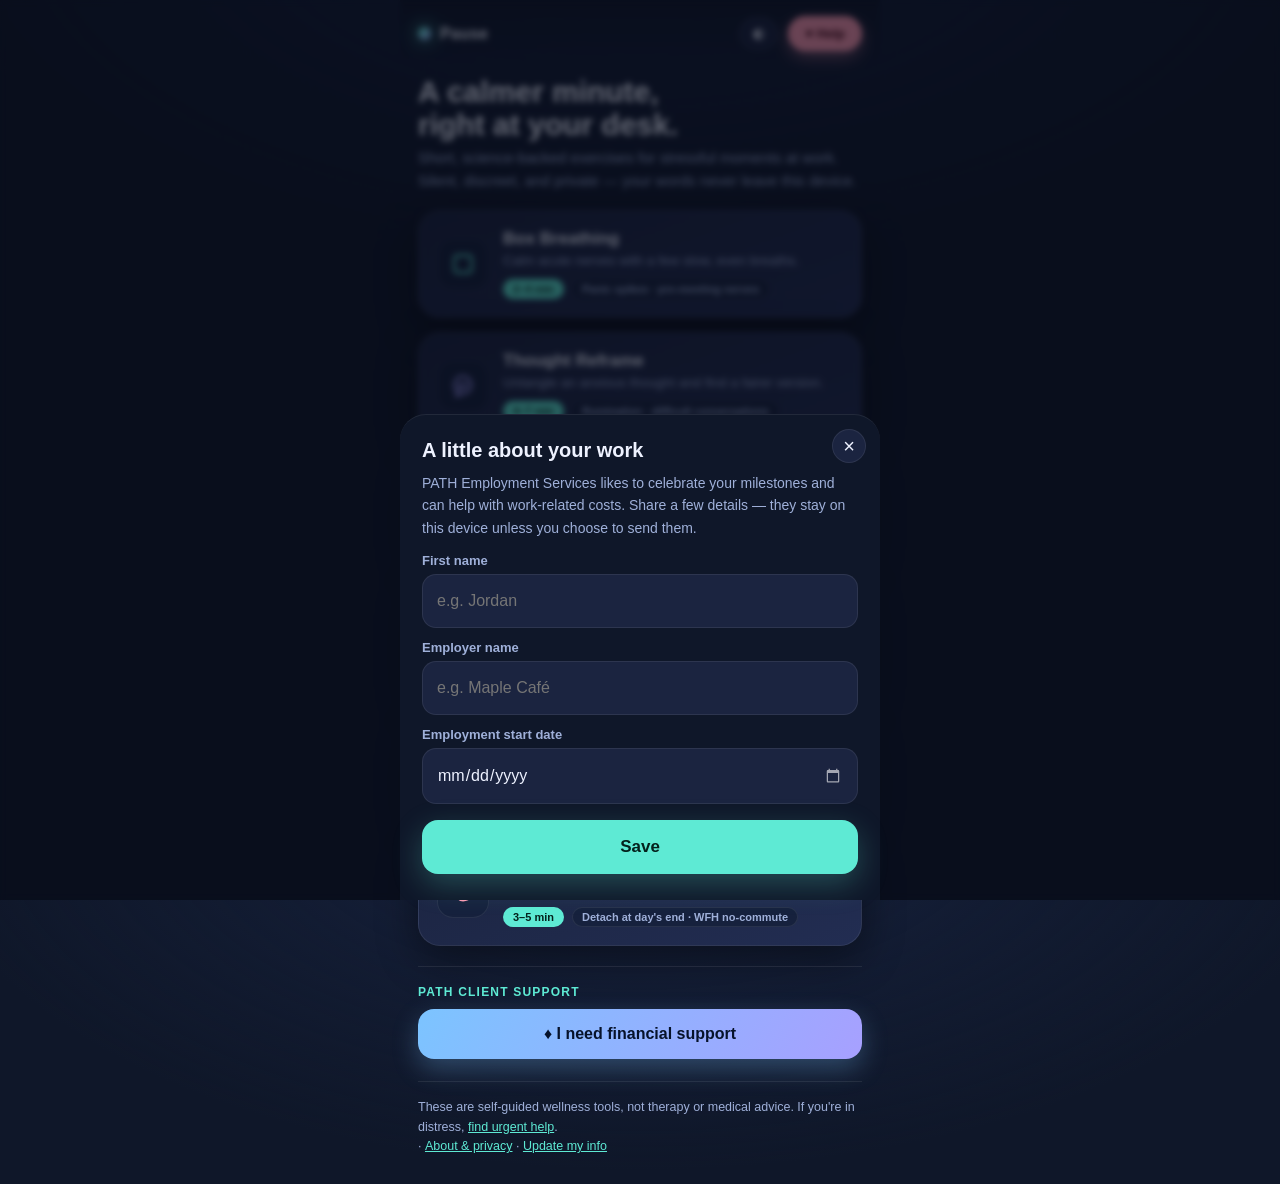
<file: calmerminute/index.html>
<!DOCTYPE html>
<html lang="en">
<head>
<meta charset="UTF-8">
<meta name="viewport" content="width=device-width, initial-scale=1.0, viewport-fit=cover">
<meta name="theme-color" content="#0f1729">
<title>Pause — Workplace Calm</title>
<style>
  /* ---------- Theme tokens ---------- */
  :root{
    --bg:#0f1729; --bg2:#16213d; --card:#1b2440; --card2:#222d52;
    --ink:#eef2ff; --muted:#9fb0d9; --line:rgba(255,255,255,.08);
    --accent:#5eead4; --accent-ink:#04211c;
    --teal:#5eead4; --lav:#a7a0ff; --rose:#ff9bb3; --amber:#ffc46b; --sky:#7cc4ff; --mint:#86efac;
    --shadow:0 12px 40px rgba(0,0,0,.45);
    --radius:22px;
  }
  html[data-theme="light"]{
    --bg:#eef2fb; --bg2:#e4ebf8; --card:#ffffff; --card2:#f4f7ff;
    --ink:#16213d; --muted:#5b6b92; --line:rgba(20,30,60,.10);
    --accent:#0d9488; --accent-ink:#ffffff;
    --shadow:0 12px 34px rgba(40,60,110,.18);
  }
  *{box-sizing:border-box; -webkit-tap-highlight-color:transparent;}
  html,body{margin:0; height:100%;}
  body{
    font-family:-apple-system,BlinkMacSystemFont,"Segoe UI",Roboto,Helvetica,Arial,sans-serif;
    background:
      radial-gradient(1200px 600px at 50% -10%, var(--bg2), transparent 60%),
      var(--bg);
    color:var(--ink);
    display:flex; justify-content:center;
    overscroll-behavior:none;
  }
  /* ---------- App shell ---------- */
  #app{
    width:100%; max-width:480px; min-height:100dvh;
    display:flex; flex-direction:column;
    position:relative; padding-bottom:env(safe-area-inset-bottom);
  }
  header.bar{
    display:flex; align-items:center; gap:10px;
    padding:16px 18px calc(12px); position:sticky; top:0; z-index:20;
    background:linear-gradient(var(--bg), transparent);
  }
  .brand{display:flex; align-items:center; gap:9px; font-weight:700; letter-spacing:.2px;}
  .brand .dot{width:13px;height:13px;border-radius:50%;
    background:radial-gradient(circle at 30% 30%, var(--teal), var(--lav)); box-shadow:0 0 18px var(--teal);}
  .bar .spacer{flex:1;}
  .iconbtn{
    border:1px solid var(--line); background:var(--card); color:var(--ink);
    border-radius:999px; padding:8px 13px; font-size:13px; font-weight:600;
    cursor:pointer; display:inline-flex; align-items:center; gap:6px;
  }
  .iconbtn.help{background:var(--rose); color:#3a0010; border-color:transparent; font-weight:700; padding:9px 16px; box-shadow:0 6px 16px rgba(255,155,179,.45);}
  .iconbtn:active{transform:scale(.96);}

  main{flex:1; padding:6px 18px 28px; display:flex; flex-direction:column;}

  /* ---------- Home ---------- */
  .hero h1{font-size:30px; line-height:1.1; margin:6px 0 6px;}
  .hero p{color:var(--muted); margin:0 0 18px; font-size:15px; line-height:1.5;}
  .grid{display:flex; flex-direction:column; gap:14px;}
  .card{
    text-align:left; border:1px solid var(--line); border-radius:var(--radius);
    background:linear-gradient(160deg, var(--card), var(--card2));
    padding:18px; cursor:pointer; color:var(--ink);
    display:flex; gap:14px; align-items:center; box-shadow:var(--shadow);
    transition:transform .15s ease, border-color .15s ease;
  }
  .card:active{transform:scale(.985);}
  .card .ic{
    width:52px; height:52px; flex:none; border-radius:16px;
    display:grid; place-items:center;
    background:var(--bg2); border:1px solid var(--line);
  }
  .card .ic svg{width:26px;height:26px;}
  .card h3{margin:0 0 3px; font-size:17px;}
  .card .blurb{margin:0; color:var(--muted); font-size:13.5px; line-height:1.4;}
  .card .meta{margin-top:8px; display:flex; gap:8px; flex-wrap:wrap;}
  .chip{font-size:11px; font-weight:600; padding:3px 9px; border-radius:999px;
    background:var(--bg2); color:var(--muted); border:1px solid var(--line);}
  .chip.accent{color:var(--accent-ink); background:var(--accent); border-color:transparent;}

  .disclaimer{
    margin-top:22px; font-size:12.5px; color:var(--muted); line-height:1.55;
    border-top:1px solid var(--line); padding-top:16px;
  }
  .disclaimer a, .linkbtn{color:var(--teal); cursor:pointer; text-decoration:underline; background:none;border:none;font:inherit;padding:0;}

  /* ---------- Player ---------- */
  #player{display:none; flex:1; flex-direction:column;}
  #player.on{display:flex;}
  .pbar{display:flex; align-items:center; gap:12px; padding:14px 18px 4px;}
  .pbar .back{
    border:1px solid var(--line); background:var(--card); color:var(--ink);
    border-radius:999px; width:40px;height:40px; font-size:18px; cursor:pointer; flex:none;
  }
  .dots{display:flex; gap:6px; flex:1;}
  .dots i{height:5px; flex:1; border-radius:999px; background:var(--line); transition:background .3s;}
  .dots i.done{background:var(--accent);}
  .dots i.now{background:var(--ink);}
  .stop{font-size:12.5px; color:var(--muted); background:none; border:none; cursor:pointer; flex:none;}

  .stage{flex:1; padding:10px 22px 0; display:flex; flex-direction:column; animation:fade .35s ease;}
  @keyframes fade{from{opacity:0; transform:translateY(8px);} to{opacity:1; transform:none;}}
  .eyebrow{font-size:12px; font-weight:700; letter-spacing:1.4px; text-transform:uppercase; color:var(--accent); margin-bottom:8px;}
  .stage h2{font-size:26px; line-height:1.15; margin:0 0 12px;}
  .stage .lead{color:var(--muted); font-size:16px; line-height:1.55; margin:0 0 18px;}
  .reveal{
    border:1px solid var(--line); background:var(--card); border-radius:16px;
    padding:14px 16px; margin-bottom:18px;
  }
  .reveal .rl{font-size:11px; text-transform:uppercase; letter-spacing:1px; color:var(--muted); margin-bottom:5px;}
  .reveal .rv{font-size:16px; line-height:1.45;}

  textarea, input[type=text]{
    width:100%; background:var(--card); color:var(--ink);
    border:1px solid var(--line); border-radius:14px; padding:14px;
    font:inherit; font-size:16px; resize:vertical; line-height:1.5;
  }
  textarea{min-height:96px;}
  textarea:focus, input:focus{outline:none; border-color:var(--accent);}
  .twocol{display:flex; flex-direction:column; gap:12px;}
  .twocol .f label{display:block; font-size:13px; font-weight:600; margin-bottom:6px; color:var(--muted);}

  .stems{display:flex; flex-wrap:wrap; gap:8px; margin-top:12px;}
  .stems button{font-size:12.5px; padding:7px 12px; border-radius:999px;
    background:var(--bg2); border:1px solid var(--line); color:var(--muted); cursor:pointer;}
  .stems button:active{transform:scale(.96);}

  /* taggable selects (distortions / mood) */
  .selects{display:flex; flex-wrap:wrap; gap:10px;}
  .selects button{
    font-size:14px; padding:11px 15px; border-radius:14px;
    background:var(--card); border:1px solid var(--line); color:var(--ink); cursor:pointer;
    transition:all .15s;
  }
  .selects button[aria-pressed=true]{background:var(--accent); color:var(--accent-ink); border-color:transparent;}

  /* tap-to-find slots (grounding) */
  .slots{display:flex; flex-direction:column; gap:10px; margin-bottom:8px;}
  .slot{
    display:flex; align-items:center; gap:14px; cursor:pointer;
    border:1px solid var(--line); background:var(--card); border-radius:16px; padding:15px 16px;
    transition:all .2s;
  }
  .slot .num{width:34px;height:34px;border-radius:50%; flex:none; display:grid; place-items:center;
    border:1px solid var(--line); font-weight:700; color:var(--muted);}
  .slot .lab{color:var(--muted); font-size:15px;}
  .slot[aria-pressed=true]{border-color:var(--accent); background:linear-gradient(var(--card), var(--card2));}
  .slot[aria-pressed=true] .num{background:var(--accent); color:var(--accent-ink); border-color:transparent;}
  .slot[aria-pressed=true] .lab{color:var(--ink);}

  /* list add (brain dump) */
  .addrow{display:flex; gap:10px; margin-bottom:12px;}
  .addrow button{flex:none; padding:0 18px; border-radius:14px; border:none; cursor:pointer;
    background:var(--accent); color:var(--accent-ink); font-weight:700; font-size:15px;}
  .items{display:flex; flex-direction:column; gap:9px;}
  .items .it{display:flex; align-items:center; gap:10px; padding:12px 14px; border-radius:13px;
    background:var(--card); border:1px solid var(--line); animation:fade .25s ease;}
  .items .it.locked{opacity:.55;}
  .items .it span{flex:1; font-size:15px;}
  .items .it button{background:none;border:none;color:var(--muted);font-size:18px;cursor:pointer;}

  /* slider */
  .slwrap{margin:6px 0 4px;}
  .slval{font-size:54px; font-weight:800; text-align:center; line-height:1;
    background:linear-gradient(120deg,var(--teal),var(--lav)); -webkit-background-clip:text; background-clip:text; color:transparent;}
  .slcap{text-align:center; color:var(--muted); font-size:13px; margin:4px 0 18px;}
  input[type=range]{ -webkit-appearance:none; appearance:none; width:100%; height:14px; border-radius:999px;
    background:linear-gradient(90deg, var(--mint), var(--amber) 55%, var(--rose)); outline:none;}
  input[type=range]::-webkit-slider-thumb{ -webkit-appearance:none; width:34px;height:34px;border-radius:50%;
    background:#fff; border:4px solid var(--accent); cursor:pointer; box-shadow:0 4px 14px rgba(0,0,0,.35);}
  input[type=range]::-moz-range-thumb{ width:30px;height:30px;border-radius:50%; background:#fff;
    border:4px solid var(--accent); cursor:pointer;}
  .scaleends{display:flex; justify-content:space-between; color:var(--muted); font-size:12px; margin-top:8px;}
  .delta{margin-top:16px; text-align:center; font-size:15px; color:var(--muted); min-height:22px;}
  .delta b{color:var(--mint);}
  .gentle{margin-top:16px; border:1px solid rgba(255,155,179,.4); background:rgba(255,155,179,.10);
    border-radius:14px; padding:13px 15px; font-size:13.5px; line-height:1.5; color:var(--ink); display:none;}
  .gentle.on{display:block;}

  /* breath / tension pacer */
  .pacer{display:flex; flex-direction:column; align-items:center; justify-content:center; flex:1; gap:18px; padding:14px 0;}
  .pacer-stage{position:relative; width:260px; height:260px; display:grid; place-items:center;}
  .pacer-ring{position:absolute; inset:0; border-radius:50%; border:1px dashed var(--line);}
  .pacer-circle{
    width:200px; height:200px; border-radius:50%;
    background:radial-gradient(circle at 35% 30%, var(--teal), var(--lav));
    box-shadow:0 0 60px rgba(94,234,212,.35); transform:scale(.55); will-change:transform;
  }
  .pacer-text{position:absolute; text-align:center; pointer-events:none;}
  .pacer-label{font-size:21px; font-weight:700; color:#05242f; text-shadow:0 1px 6px rgba(255,255,255,.4);}
  .pacer-count{font-size:15px; color:#05242f; opacity:.7; margin-top:2px; min-height:18px;}
  .pacer-cycles{color:var(--muted); font-size:13px; min-height:18px;}

  /* footer button */
  .foot{padding:14px 22px calc(20px + env(safe-area-inset-bottom)); position:sticky; bottom:0;
    background:linear-gradient(transparent, var(--bg) 35%);}
  .cta{width:100%; border:none; border-radius:16px; padding:17px; font-size:17px; font-weight:700; cursor:pointer;
    background:var(--accent); color:var(--accent-ink); box-shadow:0 10px 30px rgba(94,234,212,.25);}
  .cta:active{transform:scale(.99);}
  .cta.ghost{background:var(--card); color:var(--ink); border:1px solid var(--line); box-shadow:none;}
  .cta:disabled{opacity:.4; cursor:not-allowed;}
  .pulse{animation:pulse 2.2s ease-in-out infinite;}
  @keyframes pulse{0%,100%{box-shadow:0 10px 30px rgba(94,234,212,.18);}50%{box-shadow:0 10px 38px rgba(94,234,212,.5);}}

  /* modal */
  .scrim{position:fixed; inset:0; background:rgba(5,9,20,.6); -webkit-backdrop-filter:blur(3px); backdrop-filter:blur(3px);
    display:none; align-items:flex-end; justify-content:center; z-index:50;}
  .scrim.on{display:flex;}
  .sheet{width:100%; max-width:480px; background:var(--bg); border-top-left-radius:26px; border-top-right-radius:26px;
    border-top:1px solid var(--line); padding:24px 22px calc(26px + env(safe-area-inset-bottom)); animation:up .3s ease;}
  @keyframes up{from{transform:translateY(40px); opacity:.6;} to{transform:none; opacity:1;}}
  .sheet h3{margin:0 0 10px; font-size:20px;}
  .sheet p{color:var(--muted); font-size:14px; line-height:1.6; margin:0 0 14px;}
  .sheet .row{display:flex; align-items:center; justify-content:space-between; gap:12px; padding:12px 0; border-top:1px solid var(--line);}
  .sheet .crisis{display:block; background:var(--rose); color:#3a0010; text-align:center; font-weight:700;
    padding:15px; border-radius:14px; text-decoration:none; margin-bottom:10px; font-size:16px;}
  .sheet .crisis.alt{background:var(--card); color:var(--ink); border:1px solid var(--line);}
  .switch{position:relative; width:50px; height:30px; flex:none;}
  .switch input{opacity:0; width:100%; height:100%; margin:0; cursor:pointer;}
  .switch .tr{position:absolute; inset:0; border-radius:999px; background:var(--line); transition:.2s;}
  .switch .tr:before{content:""; position:absolute; width:24px;height:24px; border-radius:50%; background:#fff; top:3px; left:3px; transition:.2s;}
  .switch input:checked + .tr{background:var(--accent);}
  .switch input:checked + .tr:before{transform:translateX(20px);}

  /* ---------- PATH retention layer ---------- */
  input[type=date]{
    width:100%; background:var(--card); color:var(--ink);
    border:1px solid var(--line); border-radius:14px; padding:14px;
    font:inherit; font-size:16px; line-height:1.5;
  }
  input[type=date]:focus{outline:none; border-color:var(--accent);}
  html[data-theme="dark"] input[type=date]::-webkit-calendar-picker-indicator{filter:invert(1) opacity(.6);}
  .sheet{position:relative;}
  .sheet .x{
    position:absolute; top:14px; right:14px; width:34px; height:34px; border-radius:50%;
    border:1px solid var(--line); background:var(--card); color:var(--ink);
    font-size:20px; line-height:1; cursor:pointer; display:grid; place-items:center;
  }
  .sheet .x:active{transform:scale(.94);}
  .path-support{margin-top:20px; border-top:1px solid var(--line); padding-top:18px;}
  .path-support .lbl{font-size:12px; font-weight:700; letter-spacing:1.2px; text-transform:uppercase;
    color:var(--accent); margin-bottom:10px;}
  .path-cta{
    width:100%; border:none; border-radius:16px; padding:16px; font-size:16px; font-weight:700; cursor:pointer;
    background:linear-gradient(120deg, var(--sky), var(--lav)); color:#06122a;
    box-shadow:0 10px 26px rgba(124,196,255,.28); display:flex; align-items:center; justify-content:center; gap:9px;
  }
  .path-cta:active{transform:scale(.99);}
  .opt-card{width:100%; margin-bottom:12px;}
  .opt-card:last-child{margin-bottom:0;}
  .opt-card h3{font-size:17px; margin:0 0 3px;}
  .sheet .cta + .cta{margin-top:10px;}
  .field-err{color:var(--rose); font-size:13px; margin:10px 0 0; display:none;}
  .field-err.on{display:block;}
</style>
</head>
<body>
<div id="app">
  <header class="bar">
    <div class="brand"><span class="dot"></span> Pause</div>
    <div class="spacer"></div>
    <button class="iconbtn" id="themeBtn" title="Toggle theme">◐</button>
    <button class="iconbtn help" id="helpBtn">♥ Help</button>
  </header>

  <!-- HOME -->
  <main id="home">
    <div class="hero">
      <h1>A calmer minute,<br>right at your desk.</h1>
      <p>Short, science-backed exercises for stressful moments at work. Silent, discreet, and private — your words never leave this device.</p>
    </div>
    <div class="grid" id="cards"></div>

    <div class="path-support">
      <div class="lbl">PATH client support</div>
      <button class="path-cta" id="finBtn">♦ I need financial support</button>
    </div>

    <div class="disclaimer">
      These are self-guided wellness tools, not therapy or medical advice. If you're in distress,
      <button class="linkbtn" id="helpBtn2">find urgent help</button>.
      <br>· <button class="linkbtn" id="aboutBtn">About &amp; privacy</button>
      · <button class="linkbtn" id="updateInfoBtn">Update my info</button>
    </div>
  </main>

  <!-- PLAYER -->
  <section id="player">
    <div class="pbar">
      <button class="back" id="backBtn" aria-label="Back">‹</button>
      <div class="dots" id="dots"></div>
      <button class="stop" id="exitBtn">I need to stop</button>
    </div>
    <div class="stage" id="stage"></div>
    <div class="foot"><button class="cta" id="nextBtn">Continue</button></div>
  </section>
</div>

<!-- HELP / CRISIS SHEET -->
<div class="scrim" id="helpScrim">
  <div class="sheet">
    <h3>Need urgent help?</h3>
    <p>If you're thinking about harming yourself or are in crisis, please reach out now. You deserve support.</p>
    <a class="crisis" href="tel:988">Call or text 988 — Suicide Crisis Helpline (Canada)</a>
    <a class="crisis alt" href="tel:911">Call 911 for an emergency</a>
    <p style="margin-top:6px">Outside Canada, contact your local emergency number or a crisis line in your country.</p>
    <button class="cta ghost" data-close>Close</button>
  </div>
</div>

<!-- ABOUT SHEET -->
<div class="scrim" id="aboutScrim">
  <div class="sheet">
    <h3>About &amp; privacy</h3>
    <p><b>Pause</b> guides you through public-domain calming techniques — breathwork, CBT reframing, grounding, muscle relaxation, and mindful resets — adapted for short, discreet use at work.</p>
    <p><b>Your privacy:</b> everything happens on this device. Anything you type is held only in memory and is cleared the moment you leave an exercise. Nothing is sent to a server or saved to your history.</p>
    <div class="row">
      <span>Haptic cues (vibration)</span>
      <label class="switch"><input type="checkbox" id="hapticToggle" checked><span class="tr"></span></label>
    </div>
    <div class="row" style="border-bottom:1px solid var(--line)">
      <span>Light theme</span>
      <label class="switch"><input type="checkbox" id="lightToggle"><span class="tr"></span></label>
    </div>
    <p style="margin-top:14px">Not a substitute for professional care. If stress is persistent or severe, consider speaking with your doctor, an EAP counsellor, or a mental-health professional.</p>
    <button class="cta ghost" data-close>Close</button>
  </div>
</div>

<!-- PATH: EMPLOYMENT INTAKE SHEET -->
<div class="scrim" id="intakeScrim">
  <div class="sheet">
    <button class="x" data-close aria-label="Close">×</button>
    <h3>A little about your work</h3>
    <p>PATH Employment Services likes to celebrate your milestones and can help with work-related costs. Share a few details — they stay on this device unless you choose to send them.</p>
    <div class="twocol">
      <div class="f"><label for="inName">First name</label><input type="text" id="inName" placeholder="e.g. Jordan" autocomplete="given-name"></div>
      <div class="f"><label for="inEmployer">Employer name</label><input type="text" id="inEmployer" placeholder="e.g. Maple Café"></div>
      <div class="f"><label for="inStart">Employment start date</label><input type="date" id="inStart"></div>
    </div>
    <p class="field-err" id="intakeErr">Please fill in all three fields.</p>
    <button class="cta" id="intakeSave" style="margin-top:16px">Save</button>
  </div>
</div>

<!-- PATH: MILESTONE — STILL EMPLOYED -->
<div class="scrim" id="mileScrim">
  <div class="sheet">
    <button class="x" id="mileX" aria-label="Close">×</button>
    <h3>Congratulations! 🎉</h3>
    <p id="mileMsg"></p>
    <button class="cta" id="mileYes">Yes, let PATH know</button>
    <button class="cta ghost" id="mileGone">I'm no longer working there</button>
    <button class="linkbtn" id="mileSnooze" style="display:block; margin:14px auto 0;">Not right now</button>
  </div>
</div>

<!-- PATH: MILESTONE — NO LONGER EMPLOYED -->
<div class="scrim" id="goneScrim">
  <div class="sheet">
    <button class="x" id="goneX" aria-label="Close">×</button>
    <h3>We're here for you</h3>
    <p>We're sorry to hear that. Would you like to connect with PATH to explore new job opportunities?</p>
    <button class="cta" id="goneYes">Yes, connect me with PATH</button>
    <button class="cta ghost" id="goneNo">No thanks</button>
  </div>
</div>

<!-- PATH: FINANCIAL SUPPORT -->
<div class="scrim" id="finScrim">
  <div class="sheet">
    <button class="x" data-close aria-label="Close">×</button>
    <h3>What do you need support with?</h3>
    <p>PATH may be able to help with work-related costs. Choose an option to start an email to the retention team.</p>
    <button class="card opt-card" id="finTransport">
      <div class="ic"><svg viewBox="0 0 24 24" fill="none" stroke="#7cc4ff" stroke-width="2"><path d="M4 16V7a2 2 0 0 1 2-2h9l4 5v6"/><circle cx="8" cy="17" r="2"/><circle cx="17" cy="17" r="2"/><path d="M4 16h2M10 16h5"/></svg></div>
      <div style="flex:1"><h3>Transportation support</h3><p class="blurb">Help with travel costs related to getting to work.</p></div>
    </button>
    <button class="card opt-card" id="finClothing">
      <div class="ic"><svg viewBox="0 0 24 24" fill="none" stroke="#a7a0ff" stroke-width="2"><path d="M9 3l3 2 3-2 5 4-3 3-2-1v10H6V9L4 10 1 7z"/></svg></div>
      <div style="flex:1"><h3>Work clothing &amp; grooming</h3><p class="blurb">Support for work-appropriate clothing or grooming.</p></div>
    </button>
  </div>
</div>

<script>
"use strict";

/* ============ small helpers ============ */
const $ = s => document.querySelector(s);
const el = (tag, cls, html) => { const e=document.createElement(tag); if(cls)e.className=cls; if(html!=null)e.innerHTML=html; return e; };
const settings = { haptics:true };
function vibrate(ms){ if(settings.haptics && navigator.vibrate){ try{ navigator.vibrate(ms); }catch(e){} } }

/* timers that we can cancel whenever we leave a step */
const Timers = {
  t:[], i:[],
  timeout(fn,ms){ const id=setTimeout(fn,ms); this.t.push(id); return id; },
  interval(fn,ms){ const id=setInterval(fn,ms); this.i.push(id); return id; },
  clearAll(){ this.t.forEach(clearTimeout); this.i.forEach(clearInterval); this.t=[]; this.i=[]; }
};

/* ============ icons ============ */
const ICONS = {
  box:'<svg viewBox="0 0 24 24" fill="none" stroke="#5eead4" stroke-width="2"><rect x="4" y="4" width="16" height="16" rx="3"/></svg>',
  cbt:'<svg viewBox="0 0 24 24" fill="none" stroke="#a7a0ff" stroke-width="2"><path d="M12 3a8 8 0 0 0-5 14l-1 4 5-2a8 8 0 1 0 1-16z"/><path d="M8 11h8M8 14h5"/></svg>',
  ground:'<svg viewBox="0 0 24 24" fill="none" stroke="#7cc4ff" stroke-width="2"><circle cx="12" cy="9" r="4"/><path d="M5 20c1.5-4 12-4 14 0"/></svg>',
  pmr:'<svg viewBox="0 0 24 24" fill="none" stroke="#ffc46b" stroke-width="2"><path d="M6 12a6 6 0 0 1 12 0"/><path d="M4 12h2M18 12h2M12 4v2"/><circle cx="12" cy="14" r="2.2"/></svg>',
  focus:'<svg viewBox="0 0 24 24" fill="none" stroke="#86efac" stroke-width="2"><circle cx="12" cy="12" r="8"/><circle cx="12" cy="12" r="2.4" fill="#86efac"/></svg>',
  moon:'<svg viewBox="0 0 24 24" fill="none" stroke="#ff9bb3" stroke-width="2"><path d="M20 14a8 8 0 0 1-10-10 8 8 0 1 0 10 10z"/></svg>'
};

/* ============ shared step pieces ============ */
const DISTORTIONS = ["Predicting the future","Mind-reading","All-or-nothing thinking","Blaming myself for everything","Catastrophizing","Discounting the positives"];
const STEMS = ["A more balanced way to see this is…","Even if the worst happened, I could…","What I'd tell a respected colleague is…"];
const MOODS = ["Tense","Tired","Scattered","Frustrated","Flat","Wired","Okay","Calm"];

/* breathing patterns: {label, secs, scale, color?} */
const BOX = [
  {label:"Breathe in", secs:4, scale:1.0},
  {label:"Hold",       secs:4, scale:1.0},
  {label:"Breathe out",secs:4, scale:0.55},
  {label:"Hold",       secs:4, scale:0.55}
];
const SOFT = [
  {label:"Breathe in", secs:4, scale:1.0},
  {label:"Breathe out",secs:6, scale:0.55}
];

/* ============ exercises ============ */
const EXERCISES = [
{
  id:"box", name:"Box Breathing", icon:ICONS.box,
  blurb:"Calm acute nerves with a few slow, even breaths.",
  duration:"2–4 min", use:"Panic spikes · pre-meeting nerves",
  steps:[
    {type:"intro", eyebrow:"Breathwork", title:"Settle in",
      lead:"Sit tall, feet flat, hands resting. We'll breathe in a simple square — in, hold, out, hold. Nothing to fix, just follow the shape."},
    {type:"slider", kind:"checkin"},
    {type:"breath", eyebrow:"Box Breathing", title:"Follow the box", pattern:BOX, loop:true,
      lead:"In for 4, hold for 4, out for 4, hold for 4. Continue as long as you like — tap when you're ready to finish."},
    {type:"slider", kind:"checkout"}
  ]
},
{
  id:"cbt", name:"Thought Reframe", icon:ICONS.cbt,
  blurb:"Untangle an anxious thought and find a fairer version.",
  duration:"4–7 min", use:"Rumination · difficult conversations",
  steps:[
    {type:"intro", eyebrow:"Cognitive reframe", title:"Let's untangle it",
      lead:"When stress spikes, the mind tells a story. We'll write it down, check it against the facts, and find a more balanced view."},
    {type:"slider", kind:"checkin"},
    {type:"text", key:"trigger", eyebrow:"Step 1", title:"What just happened?",
      lead:"In one line, what triggered the stress?", placeholder:"e.g. My manager replied 'we need to talk' with no detail."},
    {type:"text", key:"thought", eyebrow:"Step 2", title:"The thought underneath",
      lead:"Write the worst-case story your mind is telling you.", placeholder:"e.g. I've messed up and I'm going to be in trouble."},
    {type:"selects", key:"distortions", eyebrow:"Step 3", title:"Spot the pattern",
      lead:"Is your mind taking a shortcut? Tap any that fit — no score, just noticing.", options:DISTORTIONS},
    {type:"evidence", eyebrow:"Step 4", title:"Test the thought",
      lead:"Weigh it honestly. What actually supports it — and what doesn't?"},
    {type:"text", key:"balanced", eyebrow:"Step 5", title:"A fairer version", textarea:true,
      lead:"If a respected colleague were in your shoes, what would you tell them? Write the balanced thought.",
      placeholder:"e.g. 'We need to talk' could be anything. I'll know soon, and I can handle it either way.",
      stems:STEMS},
    {type:"slider", kind:"checkout", reveal:{key:"balanced", label:"Your balanced thought"}}
  ]
},
{
  id:"ground", name:"5-4-3-2-1 Grounding", icon:ICONS.ground,
  blurb:"Come back to the present through your five senses.",
  duration:"2–4 min", use:"Overwhelm · panic · micro-break",
  steps:[
    {type:"intro", eyebrow:"Grounding", title:"Feet on the floor",
      lead:"Press both feet down and take one slow breath. We'll use your senses to come back to right now. Just look around — no one will notice."},
    {type:"slider", kind:"checkin"},
    {type:"find", count:5, sense:"see",   eyebrow:"See · 5",  title:"5 things you can see",   verb:"Look around and tap as you find each one."},
    {type:"find", count:4, sense:"feel",  eyebrow:"Touch · 4",title:"4 things you can feel",  verb:"The chair, your sleeve, the desk's edge, your feet."},
    {type:"find", count:3, sense:"hear",  eyebrow:"Hear · 3", title:"3 things you can hear",  verb:"Let sounds come to you, near and far."},
    {type:"find", count:2, sense:"smell", eyebrow:"Smell · 2",title:"2 things you can smell", verb:"Coffee, paper, air. Tap skip if there's nothing.", skip:true},
    {type:"find", count:1, sense:"taste", eyebrow:"Taste · 1",title:"1 thing you can taste",  verb:"Even just the inside of your mouth.", skip:true},
    {type:"message", eyebrow:"Grounded", title:"Back in the room",
      lead:"Notice your feet again. You're here, now."},
    {type:"slider", kind:"checkout"}
  ]
},
{
  id:"pmr", name:"Desk Muscle Release", icon:ICONS.pmr,
  blurb:"Tense and release the tension you're holding while sitting.",
  duration:"4–6 min", use:"Shoulder/jaw tension · Zoom fatigue",
  steps:[
    {type:"intro", eyebrow:"Muscle relaxation", title:"Get comfortable",
      lead:"We'll gently tense each area for about 5 seconds, then let go for 10. Never tense to the point of pain — and skip any area that's sore or injured."},
    {type:"slider", kind:"checkin"},
    {type:"tension", eyebrow:"Hands", title:"Make tight fists", release:"Let your hands fall open and heavy."},
    {type:"tension", eyebrow:"Shoulders", title:"Lift toward your ears", release:"Drop them down and feel the space."},
    {type:"tension", eyebrow:"Face & jaw", title:"Scrunch your face", release:"Soften the jaw, tongue off the roof of your mouth."},
    {type:"tension", eyebrow:"Legs", title:"Press feet into the floor", release:"Release and let your legs go limp.", note:"Hidden under the desk — fully discreet."},
    {type:"breath", eyebrow:"Settle", title:"Let it all settle", pattern:SOFT, loop:true,
      lead:"Breathe slowly and scan from head to toe for any leftover tightness — and soften it. Continue when ready."},
    {type:"slider", kind:"checkout"}
  ]
},
{
  id:"focus", name:"Task-Transition Reset", icon:ICONS.focus,
  blurb:"A 60-second reset between tasks or back-to-back calls.",
  duration:"1–3 min", use:"Focus · context-switching · Zoom fatigue",
  steps:[
    {type:"intro", eyebrow:"Mindful reset", title:"Pause the autopilot",
      lead:"You just finished one thing. Before the next, take a real breath and a moment to aim."},
    {type:"breath", eyebrow:"Breathe", title:"Three slow breaths", pattern:SOFT, loop:true,
      lead:"Follow the circle. Just the breath — nothing to fix. Continue when you feel the gear-shift."},
    {type:"selects", key:"mood", single:true, eyebrow:"Notice", title:"One word for how you feel",
      lead:"No need to change it — just name it.", options:MOODS},
    {type:"text", key:"intention", eyebrow:"Aim", title:"Your next intention",
      lead:"What is the ONE thing the next block is for?", placeholder:"e.g. Draft the client reply — nothing else."},
    {type:"message", eyebrow:"Go", title:"Carry it in", reveal:{key:"intention", label:"Your intention"},
      lead:"Hold that one thing in mind. Begin when you're ready."}
  ]
},
{
  id:"wind", name:"End-of-Day Wind-Down", icon:ICONS.moon,
  blurb:"Close the loops so work thoughts don't follow you home.",
  duration:"3–5 min", use:"Detach at day's end · WFH no-commute",
  steps:[
    {type:"intro", eyebrow:"Wind-down", title:"Clock out, on purpose",
      lead:"Work is ending. Let's close the open loops so your evening is yours."},
    {type:"slider", kind:"checkin"},
    {type:"list", key:"loops", eyebrow:"Brain-dump", title:"What's still open?",
      lead:"List anything still on your mind. Don't solve it — just park it.", placeholder:"Add a loose end…"},
    {type:"text", key:"first", eyebrow:"Tomorrow", title:"Tomorrow's first move",
      lead:"Pick the single thing you'll start with tomorrow.", placeholder:"e.g. Open the budget sheet and add Q3 numbers."},
    {type:"message", eyebrow:"Permission", title:"It can wait",
      lead:"These are safe on the list. Nothing here needs you tonight."},
    {type:"breath", eyebrow:"Cross over", title:"Three breaths to close", pattern:SOFT, loop:true,
      lead:"As you breathe, let the workday end. When you're ready, stand up or close the laptop."},
    {type:"slider", kind:"checkout"}
  ]
}
];

/* ============ state ============ */
const player = { ex:null, i:0, data:{} };

/* ============ HOME ============ */
function buildHome(){
  const wrap = $("#cards");
  wrap.innerHTML = "";
  EXERCISES.forEach(ex=>{
    const c = el("button","card");
    c.innerHTML =
      '<div class="ic">'+ex.icon+'</div>'+
      '<div style="flex:1">'+
        '<h3>'+ex.name+'</h3>'+
        '<p class="blurb">'+ex.blurb+'</p>'+
        '<div class="meta"><span class="chip accent">'+ex.duration+'</span><span class="chip">'+ex.use+'</span></div>'+
      '</div>';
    c.onclick = ()=>openExercise(ex);
    wrap.appendChild(c);
  });
}

/* ============ PLAYER ============ */
function openExercise(ex){
  player.ex = ex; player.i = 0; player.data = {};
  $("#home").style.display = "none";
  $("#player").classList.add("on");
  renderStep();
}
function exitToHome(){
  Timers.clearAll();
  player.data = {};               // privacy: clear everything typed
  player.ex = null;
  $("#player").classList.remove("on");
  $("#home").style.display = "flex";
  window.scrollTo(0,0);
}
function back(){
  if(player.i === 0){ exitToHome(); return; }
  player.i--; renderStep();
}
function next(){
  if(player.i >= player.ex.steps.length-1){ exitToHome(); return; }
  player.i++; renderStep();
}

function renderDots(){
  const d = $("#dots"); d.innerHTML = "";
  player.ex.steps.forEach((_,idx)=>{
    const i = el("i");
    if(idx < player.i) i.classList.add("done");
    if(idx === player.i) i.classList.add("now");
    d.appendChild(i);
  });
}

function renderStep(){
  Timers.clearAll();
  const step = player.ex.steps[player.i];
  const stage = $("#stage");
  stage.innerHTML = "";
  renderDots();

  const nextBtn = $("#nextBtn");
  nextBtn.className = "cta";
  nextBtn.disabled = false;
  const isLast = player.i === player.ex.steps.length-1;
  nextBtn.textContent = isLast ? "Done" : "Continue";

  // optional eyebrow + heading
  if(step.eyebrow) stage.appendChild(el("div","eyebrow",step.eyebrow));
  if(step.title)   stage.appendChild(el("h2",null,step.title));

  // optional reveal of earlier input
  if(step.reveal && player.data[step.reveal.key]){
    const r = el("div","reveal");
    r.innerHTML = '<div class="rl">'+step.reveal.label+'</div><div class="rv">'+escapeHtml(player.data[step.reveal.key])+'</div>';
    stage.appendChild(r);
  }
  if(step.lead) stage.appendChild(el("p","lead",step.lead));

  switch(step.type){
    case "intro":    case "message":  break;
    case "slider":   renderSlider(stage, step, nextBtn); break;
    case "breath":   renderBreath(stage, step, nextBtn, true); break;
    case "tension":  renderTension(stage, step, nextBtn); break;
    case "text":     renderText(stage, step); break;
    case "selects":  renderSelects(stage, step); break;
    case "evidence": renderEvidence(stage, step); break;
    case "find":     renderFind(stage, step, nextBtn); break;
    case "list":     renderList(stage, step); break;
  }
}

/* ----- slider (check-in / check-out) ----- */
function renderSlider(stage, step, nextBtn){
  const isOut = step.kind === "checkout";
  if(!step.eyebrow) stage.insertBefore(el("div","eyebrow", isOut?"Check out":"Check in"), stage.firstChild);
  if(!step.title){
    const h = el("h2",null, isOut ? "How are you now?" : "How's your stress right now?");
    // place after eyebrow
    stage.insertBefore(h, stage.children[1] || null);
  }
  const wrap = el("div","slwrap");
  const start = isOut ? (player.data.checkin ?? 5) : 5;
  wrap.innerHTML =
    '<div class="slval" id="slval">'+start+'</div>'+
    '<div class="slcap">'+(isOut?"slide to where you are now":"0 = totally calm · 10 = overwhelmed")+'</div>'+
    '<input type="range" min="0" max="10" step="1" value="'+start+'" id="slider">'+
    '<div class="scaleends"><span>Calm</span><span>Overwhelmed</span></div>'+
    '<div class="delta" id="delta"></div>'+
    '<div class="gentle" id="gentle">That sounds really hard. Please consider reaching out for support — tap <b>♥ Help</b> at the top any time.</div>';
  stage.appendChild(wrap);

  const slider = wrap.querySelector("#slider");
  const valEl  = wrap.querySelector("#slval");
  const delta  = wrap.querySelector("#delta");
  const gentle = wrap.querySelector("#gentle");

  function update(){
    const v = +slider.value;
    valEl.textContent = v;
    if(isOut){
      player.data.checkout = v;
      const before = player.data.checkin;
      if(before != null){
        const diff = before - v;
        if(diff > 0) delta.innerHTML = "Down <b>"+diff+"</b> point"+(diff>1?"s":"")+" — nicely done.";
        else if(diff === 0) delta.innerHTML = "Holding steady. That's okay too.";
        else delta.innerHTML = "Still tense — that's alright. Be gentle with yourself.";
      }
    } else {
      player.data.checkin = v;
    }
    gentle.classList.toggle("on", v >= 9);
  }
  slider.addEventListener("input", update);
  update();
}

/* ----- breath / settle pacer ----- */
function renderBreath(stage, step, nextBtn){
  const mount = el("div");
  stage.appendChild(mount);
  runPacer(mount, step.pattern, {loop:true});
  nextBtn.textContent = (player.i === player.ex.steps.length-1) ? "Done" : "Continue";
  nextBtn.classList.add("pulse");
}

/* ----- tension/release (PMR) ----- */
function renderTension(stage, step, nextBtn){
  const amber = "radial-gradient(circle at 35% 30%, #ffd27a, #ff9b6b)";
  const cool  = "radial-gradient(circle at 35% 30%, #7cc4ff, #a7a0ff)";
  const phases = [
    {label:"Squeeze", secs:5,  scale:1.18, color:amber},
    {label:"Release", secs:10, scale:0.5,  color:cool, sub:step.release}
  ];
  if(step.note) stage.appendChild(el("p","lead", step.note));
  const mount = el("div");
  stage.appendChild(mount);
  nextBtn.disabled = true;
  nextBtn.textContent = "Hold on…";
  runPacer(mount, phases, {loop:false, onDone:()=>{
    nextBtn.disabled = false;
    nextBtn.classList.add("pulse");
    nextBtn.textContent = (player.i === player.ex.steps.length-1) ? "Done" : "Next area";
  }});
}

/* core pacer engine */
function runPacer(mount, phases, opts){
  mount.innerHTML =
    '<div class="pacer">'+
      '<div class="pacer-stage">'+
        '<div class="pacer-ring"></div>'+
        '<div class="pacer-circle" id="pcirc"></div>'+
        '<div class="pacer-text"><div class="pacer-label" id="plabel"></div><div class="pacer-count" id="pcount"></div></div>'+
      '</div>'+
      '<div class="pacer-cycles" id="pcyc"></div>'+
    '</div>';
  const circ = mount.querySelector("#pcirc");
  const label= mount.querySelector("#plabel");
  const count= mount.querySelector("#pcount");
  const cyc  = mount.querySelector("#pcyc");
  let idx = 0, cycles = 0;

  circ.style.transform = "scale(0.55)";
  function run(){
    const p = phases[idx];
    label.textContent = p.label;
    count.textContent = p.sub || p.secs;
    if(p.color) circ.style.background = p.color;
    // ensure the browser applies the start state before transitioning
    requestAnimationFrame(()=>{
      circ.style.transition = "transform "+p.secs+"s ease-in-out, background .6s ease";
      circ.style.transform = "scale("+p.scale+")";
    });
    vibrate(18);
    let rem = p.secs;
    if(!p.sub) count.textContent = rem;
    const iv = Timers.interval(()=>{ rem--; if(!p.sub) count.textContent = rem>0?rem:""; }, 1000);
    Timers.timeout(()=>{
      clearInterval(iv);
      idx++;
      if(idx >= phases.length){
        idx = 0; cycles++;
        if(opts.loop){ cyc.textContent = cycles+" cycle"+(cycles>1?"s":"")+" complete"; }
        else { cyc.textContent = "Done — relax."; if(opts.onDone) opts.onDone(); return; }
      }
      run();
    }, p.secs*1000);
  }
  Timers.timeout(run, 400);
}

/* ----- single text / textarea input ----- */
function renderText(stage, step){
  const field = step.textarea ? el("textarea") : (function(){ const i=el("input"); i.type="text"; return i; })();
  field.placeholder = step.placeholder || "";
  field.value = player.data[step.key] || "";
  field.addEventListener("input", ()=>{ player.data[step.key] = field.value; });
  stage.appendChild(field);
  if(step.stems){
    const s = el("div","stems");
    step.stems.forEach(t=>{
      const b = el("button",null,t);
      b.onclick = ()=>{
        field.value = (field.value ? field.value.replace(/\s*$/,"")+"\n" : "") + t + " ";
        player.data[step.key] = field.value; field.focus();
      };
      s.appendChild(b);
    });
    stage.appendChild(s);
  }
}

/* ----- multi/single select chips ----- */
function renderSelects(stage, step){
  const set = new Set(player.data[step.key] || []);
  const wrap = el("div","selects");
  step.options.forEach(opt=>{
    const b = el("button",null,opt);
    b.setAttribute("aria-pressed", set.has(opt) ? "true":"false");
    b.onclick = ()=>{
      if(step.single){ set.clear(); set.add(opt);
        wrap.querySelectorAll("button").forEach(x=>x.setAttribute("aria-pressed","false")); }
      else { set.has(opt) ? set.delete(opt) : set.add(opt); }
      b.setAttribute("aria-pressed", set.has(opt) ? "true":"false");
      player.data[step.key] = [...set];
      vibrate(10);
    };
    wrap.appendChild(b);
  });
  stage.appendChild(wrap);
}

/* ----- evidence two-field ----- */
function renderEvidence(stage, step){
  const wrap = el("div","twocol");
  [["evFor","Evidence FOR the thought"],["evAgainst","Evidence AGAINST it"]].forEach(([k,lab])=>{
    const f = el("div","f");
    f.appendChild(el("label",null,lab));
    const ta = el("textarea");
    ta.value = player.data[k] || "";
    ta.addEventListener("input", ()=>{ player.data[k]=ta.value; });
    f.appendChild(ta);
    wrap.appendChild(f);
  });
  stage.appendChild(wrap);
}

/* ----- tap-to-find slots (grounding) ----- */
function renderFind(stage, step, nextBtn){
  const wrap = el("div","slots");
  let found = 0;
  for(let n=1; n<=step.count; n++){
    const slot = el("div","slot");
    slot.setAttribute("aria-pressed","false");
    slot.innerHTML = '<div class="num">'+n+'</div><div class="lab">Tap when you notice one</div>';
    slot.onclick = ()=>{
      const on = slot.getAttribute("aria-pressed")==="true";
      slot.setAttribute("aria-pressed", on?"false":"true");
      slot.querySelector(".lab").textContent = on ? "Tap when you notice one" : "Noticed ✓";
      found += on ? -1 : 1; vibrate(12); refresh();
    };
    wrap.appendChild(slot);
  }
  stage.appendChild(wrap);
  if(step.skip){
    const sk = el("button","linkbtn","Nothing here — skip");
    sk.style.marginTop = "4px";
    sk.onclick = ()=>next();
    stage.appendChild(sk);
  }
  nextBtn.disabled = true;
  function refresh(){
    nextBtn.disabled = found < step.count;
    if(!nextBtn.disabled) nextBtn.classList.add("pulse");
    else nextBtn.classList.remove("pulse");
  }
}

/* ----- add-to-list (brain dump) ----- */
function renderList(stage, step){
  if(!player.data[step.key]) player.data[step.key] = [];
  const list = player.data[step.key];

  const row = el("div","addrow");
  const input = el("input"); input.type="text"; input.placeholder = step.placeholder||"Add…";
  const addBtn = el("button",null,"Add");
  row.appendChild(input); row.appendChild(addBtn);
  stage.appendChild(row);

  const items = el("div","items");
  stage.appendChild(items);

  function draw(){
    items.innerHTML = "";
    list.forEach((txt,idx)=>{
      const it = el("div","it");
      it.innerHTML = '<span>'+escapeHtml(txt)+'</span>';
      const x = el("button",null,"×");
      x.onclick = ()=>{ list.splice(idx,1); draw(); };
      it.appendChild(x);
      items.appendChild(it);
    });
  }
  function add(){
    const v = input.value.trim();
    if(!v) return;
    list.push(v); input.value=""; input.focus(); vibrate(10); draw();
  }
  addBtn.onclick = add;
  input.addEventListener("keydown", e=>{ if(e.key==="Enter") add(); });
  draw();
}

/* ============ utils ============ */
function escapeHtml(s){ return s.replace(/[&<>"]/g, c=>({"&":"&amp;","<":"&lt;",">":"&gt;",'"':"&quot;"}[c])); }

/* ============ sheets / settings ============ */
function openSheet(id){ $(id).classList.add("on"); }
function closeSheets(){ document.querySelectorAll(".scrim").forEach(s=>s.classList.remove("on")); }

$("#helpBtn").onclick  = ()=>openSheet("#helpScrim");
$("#helpBtn2").onclick = ()=>openSheet("#helpScrim");
$("#aboutBtn").onclick = ()=>openSheet("#aboutScrim");
document.querySelectorAll("[data-close]").forEach(b=> b.onclick = closeSheets);
document.querySelectorAll(".scrim").forEach(s=> s.addEventListener("click", e=>{ if(e.target===s) closeSheets(); }));

$("#hapticToggle").onchange = e => { settings.haptics = e.target.checked; if(e.target.checked) vibrate(20); };
function applyTheme(light){
  document.documentElement.setAttribute("data-theme", light?"light":"dark");
  $("#lightToggle").checked = light;
  try{ localStorage.setItem("pause-theme", light?"light":"dark"); }catch(e){}
}
$("#lightToggle").onchange = e => applyTheme(e.target.checked);
$("#themeBtn").onclick = ()=> applyTheme(document.documentElement.getAttribute("data-theme")!=="light");

/* player buttons */
$("#nextBtn").onclick = next;
$("#backBtn").onclick = back;
$("#exitBtn").onclick = exitToHome;

/* ============ init ============ */
(function init(){
  let saved = "dark";
  try{ saved = localStorage.getItem("pause-theme") || "dark"; }catch(e){}
  applyTheme(saved === "light");
  buildHome();
})();

/* ============================================================
   PATH Employment — retention support layer
   - All data lives in localStorage; nothing is sent automatically.
   - Mailto links are only opened on an explicit user click.
   ============================================================ */
(function pathRetention(){
  "use strict";

  const RETENTION_EMAIL = "retention@pathemployment.com";
  const KEYS = { name:"calmer_userName", employer:"calmer_employer", start:"calmer_startDate", ack:"calmer_milestonesAcknowledged" };
  const MILESTONES = [
    { key:"1month",  months:1,  label:"1-month"  },
    { key:"3month",  months:3,  label:"3-month"  },
    { key:"6month",  months:6,  label:"6-month"  },
    { key:"12month", months:12, label:"1-year"   }
  ];

  /* ---- storage helpers (defensive: private mode / disabled storage) ---- */
  function lsGet(k){ try{ return localStorage.getItem(k); }catch(e){ return null; } }
  function lsSet(k,v){ try{ localStorage.setItem(k,v); }catch(e){} }
  function getInfo(){
    return { name:lsGet(KEYS.name), employer:lsGet(KEYS.employer), start:lsGet(KEYS.start) };
  }
  function hasInfo(){
    const i = getInfo();
    return !!(i.name && i.employer && i.start);
  }
  function getAck(){
    try{ const a = JSON.parse(lsGet(KEYS.ack) || "[]"); return Array.isArray(a) ? a : []; }
    catch(e){ return []; }
  }
  function addAck(key){
    const a = getAck();
    if(!a.includes(key)){ a.push(key); lsSet(KEYS.ack, JSON.stringify(a)); }
  }

  /* ---- date helpers ---- */
  function parseDate(s){
    if(!s) return null;
    const m = /^(\d{4})-(\d{2})-(\d{2})$/.exec(s.trim());
    if(m) return new Date(+m[1], +m[2]-1, +m[3]);   // parse as LOCAL date
    const d = new Date(s);
    return isNaN(d.getTime()) ? null : d;
  }
  function addMonths(date, months){
    const target = new Date(date.getFullYear(), date.getMonth()+months, 1);
    const lastDay = new Date(target.getFullYear(), target.getMonth()+1, 0).getDate();
    target.setDate(Math.min(date.getDate(), lastDay));
    return target;
  }
  function dayDiff(a, b){ // whole days between two dates, ignoring time
    const da = new Date(a.getFullYear(), a.getMonth(), a.getDate());
    const db = new Date(b.getFullYear(), b.getMonth(), b.getDate());
    return Math.round((da - db) / 86400000);
  }
  function prettyDate(s){
    const d = parseDate(s);
    if(!d) return s || "";
    try{ return d.toLocaleDateString(undefined, {year:"numeric", month:"long", day:"numeric"}); }
    catch(e){ return s; }
  }

  /* ---- mailto helper ---- */
  function openMail(subject, body){
    const url = "mailto:" + RETENTION_EMAIL +
      "?subject=" + encodeURIComponent(subject) +
      "&body=" + encodeURIComponent(body);
    window.location.href = url;
  }

  /* =================== employment intake =================== */
  function openIntake(){
    const i = getInfo();
    $("#inName").value     = i.name || "";
    $("#inEmployer").value = i.employer || "";
    $("#inStart").value    = i.start || "";
    $("#intakeErr").classList.remove("on");
    openSheet("#intakeScrim");
  }
  $("#intakeSave").onclick = function(){
    const name     = $("#inName").value.trim();
    const employer = $("#inEmployer").value.trim();
    const start    = $("#inStart").value.trim();
    if(!name || !employer || !start || !parseDate(start)){
      $("#intakeErr").classList.add("on");
      return;
    }
    lsSet(KEYS.name, name);
    lsSet(KEYS.employer, employer);
    lsSet(KEYS.start, start);
    closeSheets();
    checkMilestones();   // first-time setup may already be near a milestone
  };
  $("#updateInfoBtn").onclick = openIntake;

  /* =================== milestone detection =================== */
  let currentMilestone = null;   // key of the milestone currently being shown

  function checkMilestones(){
    const info = getInfo();
    const start = parseDate(info.start);
    if(!start) return;
    const today = new Date();
    const ack = getAck();

    for(const ms of MILESTONES){
      if(ack.includes(ms.key)) continue;
      const anniversary = addMonths(start, ms.months);
      // Fire from 3 days BEFORE the anniversary onward, with no upper limit.
      // Once an anniversary is reached it stays pending — a day or weeks late
      // is fine — and keeps re-appearing until the user gives a yes/no.
      if(dayDiff(today, anniversary) >= -3){
        showMilestone(ms, info);
        break;   // one popup at a time; any earlier-missed ones wait for the next open
      }
    }
  }

  function showMilestone(ms, info){
    currentMilestone = ms.key;
    $("#mileMsg").textContent =
      "Congratulations on your " + ms.label + " work anniversary! We're so proud of you. " +
      "Would you like to let PATH know so we can celebrate with you?";
    openSheet("#mileScrim");
  }

  // Permanently resolve the active milestone so it won't pop again.
  // Only an explicit yes/no calls this — snoozing/dismissing never does.
  function concludeMilestone(){
    if(currentMilestone){ addAck(currentMilestone); currentMilestone = null; }
  }

  $("#mileYes").onclick = function(){
    const info = getInfo();
    const ms = MILESTONES.find(m => m.key === currentMilestone);
    const label = ms ? ms.label : "work";
    const subject = info.name + " – " + label + " Work Anniversary at " + info.employer;
    const body = "Hi PATH team, " + info.name + " has reached their " + label +
      " anniversary working at " + info.employer + ", starting " + prettyDate(info.start) +
      ". Please celebrate with them!";
    concludeMilestone();
    closeSheets();
    openMail(subject, body);
  };

  $("#mileGone").onclick = function(){
    // hand off to the gone flow, which resolves the milestone via its own yes/no
    closeSheets();
    openSheet("#goneScrim");
  };

  // "Not right now" + plain dismissal (X / click-outside) only SNOOZE:
  // the milestone is left unacknowledged, so it pops again on the next open
  // until the user chooses Yes or No.
  $("#mileSnooze").onclick = function(){ closeSheets(); };
  $("#mileX").onclick      = function(){ closeSheets(); };

  $("#goneYes").onclick = function(){
    const info = getInfo();
    const subject = info.name + " – Looking for New Work";
    const body = "Hi PATH team, " + info.name + " is looking for new work. They were previously employed at " +
      info.employer + ", starting " + prettyDate(info.start) +
      ". Please connect with them to explore new opportunities.";
    concludeMilestone();   // a definite answer — done
    closeSheets();
    openMail(subject, body);
  };
  $("#goneNo").onclick = function(){ concludeMilestone(); closeSheets(); };   // a definite "no" — done
  // Dismissing the gone modal without answering snoozes (celebration returns next open).
  $("#goneX").onclick  = function(){ closeSheets(); };

  /* =================== financial support =================== */
  $("#finBtn").onclick = ()=> openSheet("#finScrim");

  function finName(){ return getInfo().name || "A PATH client"; }
  function finEmployer(){ return getInfo().employer || "their employer"; }

  $("#finTransport").onclick = function(){
    const subject = finName() + " – Transportation Support Request";
    const body = "Hi PATH team, " + finName() + " (working at " + finEmployer() +
      ") is requesting help with transportation costs related to getting to work. " +
      "Please follow up with them.";
    closeSheets();
    openMail(subject, body);
  };
  $("#finClothing").onclick = function(){
    const subject = finName() + " – Work Clothing & Grooming Request";
    const body = "Hi PATH team, " + finName() + " (working at " + finEmployer() +
      ") is requesting support for work clothing or grooming. " +
      "Please follow up with them.";
    closeSheets();
    openMail(subject, body);
  };

  /* =================== boot =================== */
  if(hasInfo()){
    checkMilestones();
  } else {
    openIntake();   // first visit: collect details, then milestones run on save
  }
})();
</script>
</body>
</html>
</file>
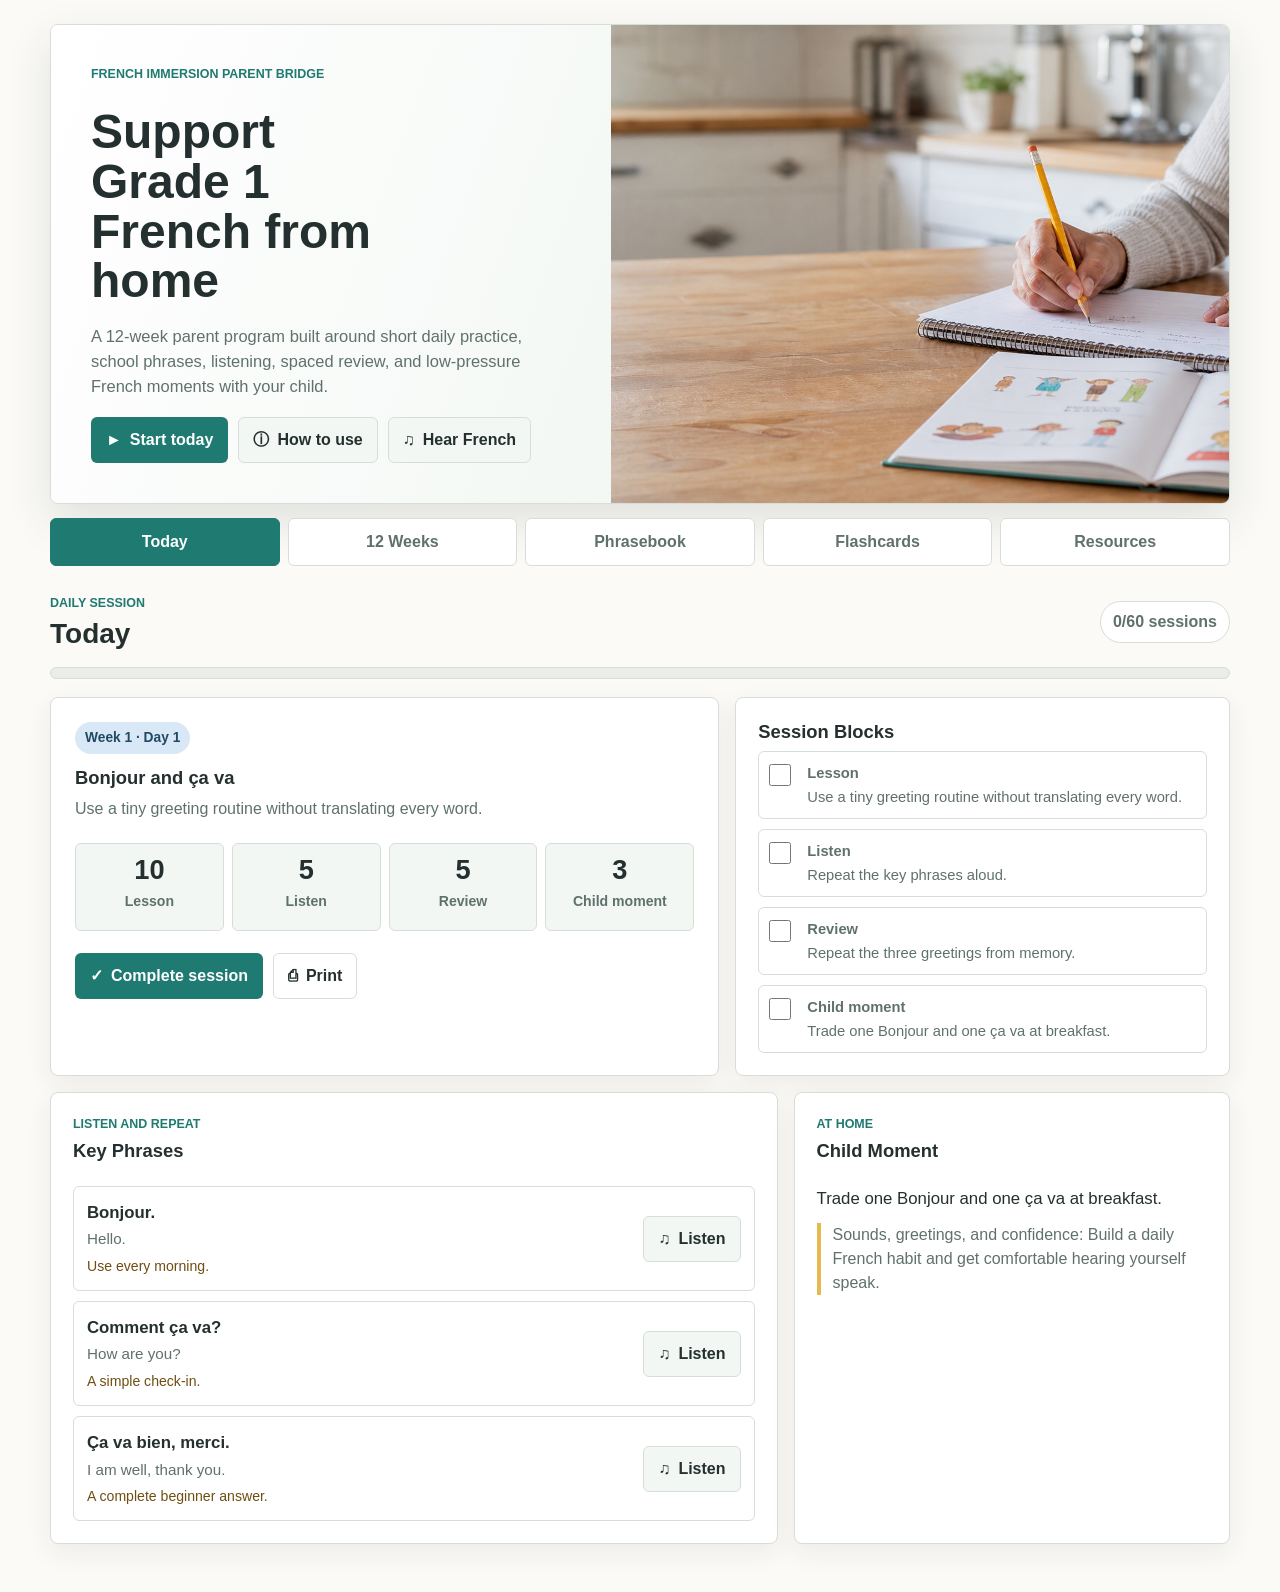
<file: french/index.html>
<!doctype html>
<html lang="en">
  <head>
    <meta charset="utf-8">
    <meta name="viewport" content="width=device-width, initial-scale=1">
    <meta name="robots" content="noindex, nofollow">
    <title>French Immersion Parent Bridge</title>
    <link rel="stylesheet" href="styles.css">
    <script src="app.js" defer></script>
  </head>
  <body>
    <div class="app-shell">
      <header class="masthead">
        <section class="study-banner" aria-labelledby="app-title">
          <div class="banner-copy">
            <p class="eyebrow">French Immersion Parent Bridge</p>
            <h1 id="app-title">Support Grade 1 French from home</h1>
            <p class="lead">A 12-week parent program built around short daily practice, school phrases, listening, spaced review, and low-pressure French moments with your child.</p>
            <div class="hero-actions">
              <button class="button primary" type="button" data-action="start-today">
                <span aria-hidden="true">&#9658;</span>
                Start today
              </button>
              <button class="button secondary" type="button" data-action="open-guide">
                <span aria-hidden="true">&#9432;</span>
                How to use
              </button>
              <button class="button secondary" type="button" data-speak="Bonjour, on commence doucement.">
                <span aria-hidden="true">&#9835;</span>
                Hear French
              </button>
            </div>
          </div>
          <img src="assets/study-table-banner.png" alt="A parent study table with French notes, school supplies, and a child's book.">
        </section>

        <nav class="tabs" aria-label="Program sections">
          <button class="tab active" type="button" data-view-target="today">Today</button>
          <button class="tab" type="button" data-view-target="program">12 Weeks</button>
          <button class="tab" type="button" data-view-target="phrases">Phrasebook</button>
          <button class="tab" type="button" data-view-target="flashcards">Flashcards</button>
          <button class="tab" type="button" data-view-target="resources">Resources</button>
        </nav>
      </header>

      <main>
        <section class="view active" id="view-today" data-view="today" aria-labelledby="today-heading">
          <div class="section-heading">
            <div>
              <p class="eyebrow">Daily Session</p>
              <h2 id="today-heading">Today</h2>
            </div>
            <div class="progress-readout" aria-live="polite">
              <span id="completed-days">0</span>/<span id="total-days">60</span> sessions
            </div>
          </div>

          <div class="progress-track" aria-label="Overall program progress">
            <div class="progress-fill" id="overall-progress"></div>
          </div>

          <div class="today-layout">
            <article class="lesson-panel" aria-labelledby="lesson-title">
              <div class="lesson-meta" id="lesson-meta"></div>
              <h3 id="lesson-title"></h3>
              <p id="lesson-focus"></p>
              <div class="minute-grid" aria-label="Daily time plan">
                <div>
                  <strong>10</strong>
                  <span>Lesson</span>
                </div>
                <div>
                  <strong>5</strong>
                  <span>Listen</span>
                </div>
                <div>
                  <strong>5</strong>
                  <span>Review</span>
                </div>
                <div>
                  <strong>3</strong>
                  <span>Child moment</span>
                </div>
              </div>
              <div class="daily-actions">
                <button class="button primary" type="button" data-action="complete-day">
                  <span aria-hidden="true">&#10003;</span>
                  Complete session
                </button>
                <button class="button ghost" type="button" data-action="print-plan">
                  <span aria-hidden="true">&#9113;</span>
                  Print
                </button>
              </div>
            </article>

            <aside class="checklist-panel" aria-labelledby="checklist-heading">
              <h3 id="checklist-heading">Session Blocks</h3>
              <div id="daily-checklist" class="checklist"></div>
            </aside>
          </div>

          <div class="practice-band">
            <section class="practice-panel" aria-labelledby="today-phrases-heading">
              <div class="section-heading compact">
                <div>
                  <p class="eyebrow">Listen and Repeat</p>
                  <h3 id="today-phrases-heading">Key Phrases</h3>
                </div>
              </div>
              <div id="today-phrases" class="phrase-list"></div>
            </section>

            <section class="practice-panel" aria-labelledby="child-moment-heading">
              <div class="section-heading compact">
                <div>
                  <p class="eyebrow">At Home</p>
                  <h3 id="child-moment-heading">Child Moment</h3>
                </div>
              </div>
              <p id="child-moment" class="plain-copy"></p>
              <p id="parent-note" class="note-copy"></p>
            </section>
          </div>
        </section>

        <section class="view" id="view-program" data-view="program" aria-labelledby="program-heading">
          <div class="section-heading">
            <div>
              <p class="eyebrow">Path</p>
              <h2 id="program-heading">12-Week Program</h2>
            </div>
            <button class="button ghost" type="button" data-action="reset-progress">
              <span aria-hidden="true">&#8635;</span>
              Reset progress
            </button>
          </div>
          <div id="week-list" class="week-list"></div>
        </section>

        <section class="view" id="view-phrases" data-view="phrases" aria-labelledby="phrases-heading">
          <div class="section-heading">
            <div>
              <p class="eyebrow">School and Home</p>
              <h2 id="phrases-heading">Phrasebook</h2>
            </div>
            <label class="search-field">
              <span>Search</span>
              <input id="phrase-search" type="search" autocomplete="off" placeholder="lunch, help, read">
            </label>
          </div>
          <div id="phrase-categories" class="category-row" aria-label="Phrase categories"></div>
          <div id="phrase-results" class="phrase-list phrasebook-list"></div>
        </section>

        <section class="view" id="view-flashcards" data-view="flashcards" aria-labelledby="flashcards-heading">
          <div class="section-heading">
            <div>
              <p class="eyebrow">Spaced Review</p>
              <h2 id="flashcards-heading">Flashcards</h2>
            </div>
            <div class="progress-readout">
              <span id="due-count">0</span> due
            </div>
          </div>

          <div class="flashcard-tool">
            <div class="flashcard" id="flashcard" tabindex="0" role="button" aria-pressed="false">
              <p id="card-category" class="eyebrow"></p>
              <p id="card-front" class="card-front"></p>
              <p id="card-back" class="card-back hidden"></p>
            </div>
            <div class="flashcard-actions">
              <button class="button secondary" type="button" data-action="speak-card">
                <span aria-hidden="true">&#9835;</span>
                Listen
              </button>
              <button class="button secondary" type="button" data-action="reveal-card">
                <span aria-hidden="true">&#9673;</span>
                Reveal
              </button>
              <button class="button ghost" type="button" data-action="again-card">
                Review again
              </button>
              <button class="button primary" type="button" data-action="know-card">
                <span aria-hidden="true">&#10003;</span>
                Know it
              </button>
            </div>
          </div>
        </section>

        <section class="view" id="view-resources" data-view="resources" aria-labelledby="resources-heading">
          <div class="section-heading">
            <div>
              <p class="eyebrow">Learning Stack</p>
              <h2 id="resources-heading">Recommended Resources</h2>
            </div>
          </div>

          <div class="resource-grid">
            <article class="resource-item">
              <h3>Daily habit</h3>
              <p><strong>Duolingo</strong> is useful for short beginner practice and momentum. Keep it to 10 minutes and pair it with speaking aloud.</p>
            </article>
            <article class="resource-item">
              <h3>Adult structure</h3>
              <p><strong>Babbel</strong> or a beginner CEFR course can fill in pronunciation, grammar, and conversation patterns more directly.</p>
            </article>
            <article class="resource-item">
              <h3>Immersion input</h3>
              <p><strong>Rosetta Stone</strong>, library apps, French songs, picture books, and cartoons help your ear adjust without pressure.</p>
            </article>
            <article class="resource-item">
              <h3>Feedback</h3>
              <p><strong>Alliance Française</strong> or a tutor is best when you want real-time correction, especially for pronunciation and confidence.</p>
            </article>
          </div>

          <section class="principles" aria-labelledby="principles-heading">
            <h3 id="principles-heading">Program Principles</h3>
            <ul>
              <li>Short daily practice beats occasional long sessions.</li>
              <li>Listening and speaking come before perfect grammar.</li>
              <li>Active recall and spaced review make vocabulary stick.</li>
              <li>French at home should feel warm, brief, and low-pressure.</li>
              <li>English reading still helps literacy and school confidence.</li>
            </ul>
          </section>
        </section>

      </main>
    </div>

    <dialog id="reset-dialog">
      <form method="dialog" class="dialog-form">
        <h2>Reset progress?</h2>
        <p>This clears completed sessions and flashcard scheduling on this browser.</p>
        <div class="dialog-actions">
          <button class="button secondary" value="cancel" type="submit">Cancel</button>
          <button class="button primary danger" value="confirm" type="submit">Reset</button>
        </div>
      </form>
    </dialog>

    <dialog id="guide-dialog" class="guide-dialog">
      <div class="guide-panel">
        <div class="guide-header">
          <div>
            <p class="eyebrow">How to Use This Site</p>
            <h2>What to do each time</h2>
          </div>
          <button class="icon-button" type="button" data-action="close-guide" aria-label="Close guide">&times;</button>
        </div>

        <div class="guide-grid">
          <section class="guide-card guide-primary">
            <h3>Daily routine</h3>
            <ol class="number-list">
              <li>Open <strong>Today</strong>.</li>
              <li>Do the four session blocks: Lesson, Listen, Review, Child moment.</li>
              <li>Press <strong>Listen</strong> beside each French phrase and repeat out loud.</li>
              <li>Try the <strong>Child Moment</strong> once with your son. Keep it short and easy.</li>
              <li>Click <strong>Complete session</strong> when you are finished.</li>
              <li>Open <strong>Flashcards</strong> for a few minutes of review.</li>
            </ol>
          </section>

          <section class="guide-card">
            <h3>Use the tabs</h3>
            <div class="guide-actions">
              <button class="button secondary" type="button" data-action="guide-open" data-guide-view="today">Today</button>
              <button class="button secondary" type="button" data-action="guide-open" data-guide-view="program">12 Weeks</button>
              <button class="button secondary" type="button" data-action="guide-open" data-guide-view="phrases">Phrasebook</button>
              <button class="button secondary" type="button" data-action="guide-open" data-guide-view="flashcards">Flashcards</button>
              <button class="button secondary" type="button" data-action="guide-open" data-guide-view="resources">Resources</button>
            </div>
          </section>

          <section class="guide-card">
            <h3>Weekly rhythm</h3>
            <ul class="plain-list">
              <li><strong>Monday to Friday:</strong> one daily session.</li>
              <li><strong>Weekend:</strong> repeat one useful day or review flashcards.</li>
              <li><strong>Anytime:</strong> search the Phrasebook when a school/home situation comes up.</li>
            </ul>
          </section>

          <section class="guide-card">
            <h3>First week</h3>
            <ul class="plain-list">
              <li>Do not try to master everything.</li>
              <li>Use only one or two phrases with your son.</li>
              <li>Say French out loud even if it feels awkward.</li>
              <li>Let the site move you to the next day after completion.</li>
            </ul>
          </section>
        </div>

        <div class="dialog-actions guide-footer">
          <button class="button primary" type="button" data-action="guide-open" data-guide-view="today">
            <span aria-hidden="true">&#9658;</span>
            Start with Today
          </button>
          <button class="button ghost" type="button" data-action="close-guide">Close</button>
        </div>
      </div>
    </dialog>
  </body>
</html>
</file>
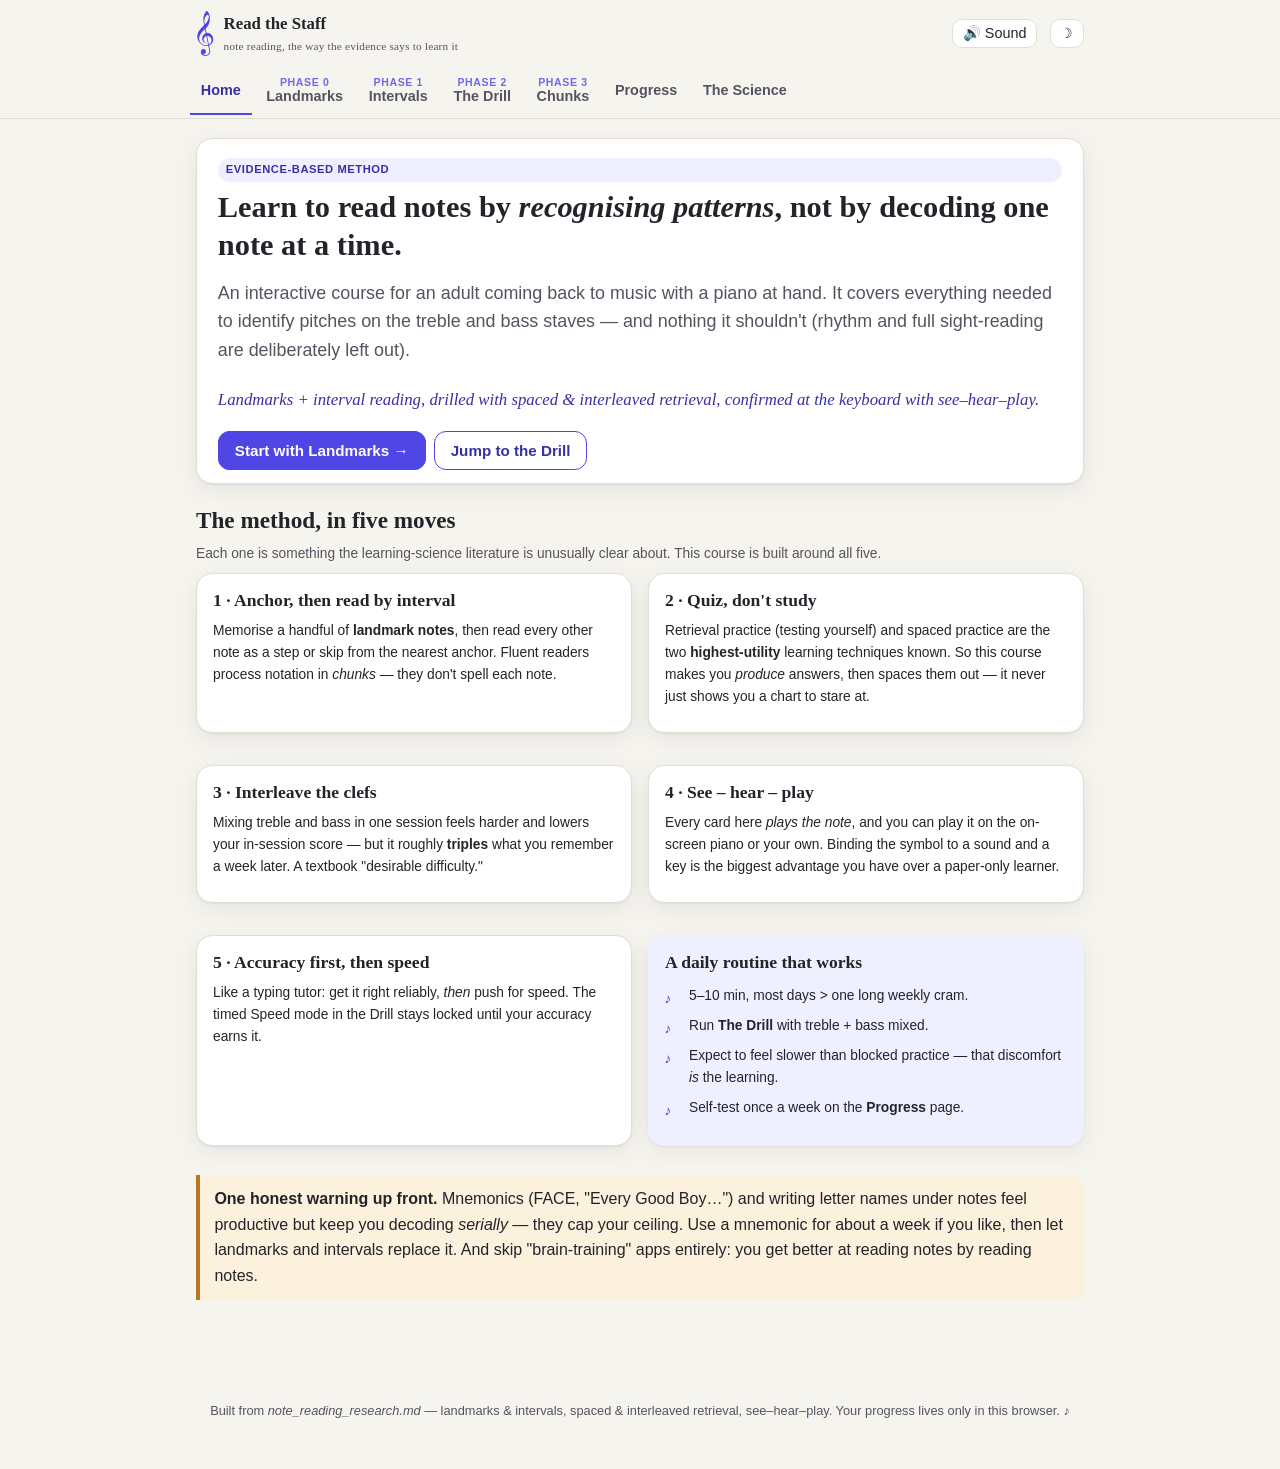
<file: readthestaff/index.html>
<!DOCTYPE html>
<html lang="en">
<head>
<meta charset="UTF-8" />
<meta name="viewport" content="width=device-width, initial-scale=1.0" />
<title>Read the Staff — an evidence-based note-reading course</title>
<style>
/* ============================================================
   Embedded Noto Music font — used ONLY for the clef glyphs.
   Noteheads, staves and ledger lines are drawn as SVG so their
   pitch position is always exact.
   ============================================================ */
@font-face {
  font-family: 'NotoMusic';
  font-style: normal;
  font-weight: 400;
  src: url([data-uri]) format('truetype');
}

:root{
  --bg:#f6f4ef;
  --panel:#ffffff;
  --panel-2:#fbfaf7;
  --ink:#24232a;
  --ink-soft:#56535f;
  --line:#e3ded3;
  --accent:#4f46e5;
  --accent-soft:#eef0ff;
  --accent-ink:#3730a3;
  --good:#1f9d6b;
  --good-soft:#e6f6ee;
  --bad:#d4503e;
  --bad-soft:#fbeae6;
  --warn:#b7791f;
  --staff:#33312c;
  --shadow:0 1px 2px rgba(20,18,30,.05),0 6px 24px rgba(20,18,30,.07);
  --radius:16px;
  --maxw:920px;
}
html[data-theme="dark"]{
  --bg:#16151c;
  --panel:#201f29;
  --panel-2:#1a1922;
  --ink:#eceaf3;
  --ink-soft:#a9a6b6;
  --line:#322f3d;
  --accent:#8b86ff;
  --accent-soft:#262445;
  --accent-ink:#c3bfff;
  --good:#4cc18d;
  --good-soft:#163a2c;
  --bad:#f08a78;
  --bad-soft:#3a1f1a;
  --warn:#e0b15a;
  --staff:#d8d5cc;
  --shadow:0 1px 2px rgba(0,0,0,.3),0 10px 30px rgba(0,0,0,.35);
}

*{box-sizing:border-box}
html,body{margin:0;padding:0}
body{
  background:var(--bg);
  color:var(--ink);
  font-family:-apple-system,BlinkMacSystemFont,"Segoe UI",Roboto,Helvetica,Arial,sans-serif;
  line-height:1.6;
  -webkit-font-smoothing:antialiased;
}
h1,h2,h3{font-family:Georgia,"Times New Roman",serif;line-height:1.25;color:var(--ink);font-weight:600}
h1{font-size:1.9rem;margin:0}
h2{font-size:1.45rem;margin:0 0 .4rem}
h3{font-size:1.1rem;margin:0 0 .3rem}
p{margin:.5rem 0}
a{color:var(--accent-ink)}
.muted{color:var(--ink-soft)}
.small{font-size:.86rem}
.tiny{font-size:.78rem}

/* ---------- layout ---------- */
header.app{
  position:sticky;top:0;z-index:50;
  background:color-mix(in srgb,var(--bg) 86%, transparent);
  backdrop-filter:saturate(1.2) blur(8px);
  border-bottom:1px solid var(--line);
}
.bar{max-width:var(--maxw);margin:0 auto;padding:.7rem 1rem;display:flex;align-items:center;gap:.8rem}
.brand{display:flex;align-items:center;gap:.6rem;min-width:0}
.brand .mk{font-family:'NotoMusic',serif;font-size:1.6rem;color:var(--accent);line-height:1}
.brand .t{font-family:Georgia,serif;font-weight:600;font-size:1.05rem;white-space:nowrap}
.brand .t small{display:block;font-family:inherit;font-weight:400;font-size:.7rem;color:var(--ink-soft);letter-spacing:.02em}
.spacer{flex:1}
.icon-btn{
  border:1px solid var(--line);background:var(--panel);color:var(--ink);
  border-radius:10px;padding:.4rem .6rem;cursor:pointer;font-size:.9rem;line-height:1;
}
.icon-btn:hover{border-color:var(--accent)}

nav.tabs{max-width:var(--maxw);margin:0 auto;padding:0 .6rem .2rem;display:flex;gap:.2rem;overflow-x:auto}
nav.tabs button{
  border:none;background:transparent;color:var(--ink-soft);
  padding:.55rem .7rem;border-radius:10px 10px 0 0;cursor:pointer;
  font-size:.9rem;font-weight:600;white-space:nowrap;border-bottom:2px solid transparent;
}
nav.tabs button:hover{color:var(--ink)}
nav.tabs button[aria-selected="true"]{color:var(--accent-ink);border-bottom-color:var(--accent)}
nav.tabs .ph{font-size:.66rem;display:block;font-weight:600;letter-spacing:.06em;color:var(--accent);opacity:.8}

main{max-width:var(--maxw);margin:0 auto;padding:1.2rem 1rem 4rem}
section.page{display:none;animation:fade .25s ease}
section.page.active{display:block}
@keyframes fade{from{opacity:0;transform:translateY(4px)}to{opacity:1;transform:none}}

.card{
  background:var(--panel);border:1px solid var(--line);border-radius:var(--radius);
  padding:1.2rem 1.3rem;box-shadow:var(--shadow);margin:0 0 1rem;
}
.card.tight{padding:1rem}
.grid{display:grid;gap:1rem}
@media(min-width:680px){.grid.c2{grid-template-columns:1fr 1fr}.grid.c3{grid-template-columns:1fr 1fr 1fr}}

.pill{display:inline-block;font-size:.7rem;font-weight:700;letter-spacing:.05em;text-transform:uppercase;
  padding:.18rem .5rem;border-radius:999px;background:var(--accent-soft);color:var(--accent-ink)}
.pill.good{background:var(--good-soft);color:var(--good)}
.pill.warn{background:#fbf1dd;color:var(--warn)}
html[data-theme="dark"] .pill.warn{background:#3a2f17}

.btn{
  border:1px solid var(--accent);background:var(--accent);color:#fff;
  border-radius:12px;padding:.6rem 1rem;font-size:.95rem;font-weight:600;cursor:pointer;
}
.btn:hover{filter:brightness(1.05)}
.btn.ghost{background:transparent;color:var(--accent-ink)}
.btn.subtle{background:var(--panel);border-color:var(--line);color:var(--ink)}
.btn.subtle:hover{border-color:var(--accent)}
.btn:disabled{opacity:.45;cursor:not-allowed;filter:none}

.callout{border-left:4px solid var(--accent);background:var(--accent-soft);
  padding:.7rem .9rem;border-radius:0 12px 12px 0;margin:.8rem 0}
.callout.warn{border-color:var(--warn);background:#fbf1dd}
html[data-theme="dark"] .callout.warn{background:#332a14}
.callout.good{border-color:var(--good);background:var(--good-soft)}

ul.clean{list-style:none;padding-left:0;margin:.4rem 0}
ul.clean li{padding:.25rem 0 .25rem 1.5rem;position:relative}
ul.clean li::before{content:"♪";position:absolute;left:0;color:var(--accent);font-family:'NotoMusic',serif}

details{border:1px solid var(--line);border-radius:12px;padding:.2rem .9rem;margin:.6rem 0;background:var(--panel-2)}
details summary{cursor:pointer;font-weight:600;padding:.5rem 0}
details[open] summary{border-bottom:1px solid var(--line);margin-bottom:.5rem}

/* ---------- staff svg ---------- */
.staffwrap{display:flex;justify-content:center;min-width:0}
svg.staff{display:block;max-width:100%;height:auto;min-width:0}
svg.staff .stafflines{stroke:var(--staff);stroke-width:1.4}
svg.staff .ledger{stroke:var(--staff);stroke-width:1.6}
svg.staff .clef{fill:var(--staff);font-family:'NotoMusic',serif}
/* hollow whole notes — transparent centre so the staff line shows through */
svg.staff .nh{fill:none;stroke:var(--ink);stroke-width:3}
svg.staff .nh.accent{stroke:var(--accent)}
svg.staff .nh.good{stroke:var(--good)}
svg.staff .nh.bad{stroke:var(--bad)}
svg.staff .nlabel{font:600 13px Georgia,serif;fill:var(--accent-ink);text-anchor:middle}
svg.staff .brace{stroke:var(--staff);stroke-width:2;fill:none}

/* ---------- answer buttons (always one row of 7, responsive grid) ---------- */
.answers{display:grid;grid-template-columns:repeat(7,minmax(0,1fr));gap:.45rem;margin:1rem auto 0;max-width:480px}
.answers button{
  width:100%;aspect-ratio:1/1;border-radius:14px;border:1px solid var(--line);background:var(--panel-2);
  font-size:clamp(1.05rem,5.5vw,1.4rem);font-weight:700;font-family:Georgia,serif;color:var(--ink);cursor:pointer;
  transition:transform .06s ease, background .1s;touch-action:manipulation;
}
.answers button:hover{border-color:var(--accent);transform:translateY(-2px)}
.answers button.good{background:var(--good);border-color:var(--good);color:#fff}
.answers button.bad{background:var(--bad);border-color:var(--bad);color:#fff}
.answers button:disabled{cursor:default;transform:none}

.feedback{text-align:center;min-height:1.6rem;margin-top:.7rem;font-weight:600}
.feedback.good{color:var(--good)}
.feedback.bad{color:var(--bad)}

/* ---------- stat chips ---------- */
.stats{display:flex;flex-wrap:wrap;gap:.5rem;justify-content:center;margin:.2rem 0 0}
.stat{background:var(--panel-2);border:1px solid var(--line);border-radius:12px;padding:.45rem .8rem;text-align:center;min-width:78px}
.stat b{display:block;font-size:1.25rem;font-family:Georgia,serif}
.stat span{font-size:.7rem;color:var(--ink-soft);text-transform:uppercase;letter-spacing:.05em}

/* segmented control */
.seg{display:inline-flex;border:1px solid var(--line);border-radius:12px;overflow:hidden;background:var(--panel-2)}
.seg button{border:none;background:transparent;padding:.5rem .9rem;font-weight:600;color:var(--ink-soft);cursor:pointer}
.seg button[aria-pressed="true"]{background:var(--accent);color:#fff}
.seg button:disabled{opacity:.4;cursor:not-allowed}

/* landmark chooser */
.chips{display:flex;flex-wrap:wrap;gap:.5rem;margin:.6rem 0}
.chip{border:1px solid var(--line);background:var(--panel-2);border-radius:999px;padding:.4rem .8rem;cursor:pointer;font-weight:600;font-size:.9rem}
.chip:hover{border-color:var(--accent)}
.chip[aria-pressed="true"]{background:var(--accent-soft);border-color:var(--accent);color:var(--accent-ink)}

/* mastery map */
.mastery{display:grid;grid-template-columns:repeat(auto-fill,minmax(112px,1fr));gap:.5rem}
.mcell{border:1px solid var(--line);border-radius:10px;padding:.45rem .55rem;background:var(--panel-2)}
.mcell .mn{font-weight:700;font-family:Georgia,serif}
.pips{display:flex;gap:3px;margin-top:.3rem}
.pip{flex:1;height:7px;border-radius:3px;background:var(--line)}
.pip.on{background:var(--accent)}
.pip.max{background:var(--good)}

/* piano */
.piano{position:relative;height:150px;margin:0 auto;max-width:100%;overflow-x:auto;display:flex;border:1px solid var(--line);border-radius:10px}
.pwrap{position:relative;display:flex;height:148px}
.wkey{width:38px;height:148px;border:1px solid #c9c4b6;border-top:none;background:linear-gradient(#fff,#f1eee6);
  border-radius:0 0 6px 6px;cursor:pointer;position:relative;flex:0 0 auto}
.wkey:active,.wkey.lit{background:linear-gradient(#e7e9ff,#cfd2ff)}
.wkey .kl{position:absolute;bottom:5px;left:0;right:0;text-align:center;font-size:.6rem;color:#9b968a;pointer-events:none}
.bkey{width:24px;height:92px;background:linear-gradient(#3a3a44,#1d1d24);position:absolute;top:0;border-radius:0 0 5px 5px;
  z-index:3;cursor:pointer;margin-left:-12px}
.bkey:active,.bkey.lit{background:linear-gradient(#5b5bd6,#3a3a9a)}
html[data-theme="dark"] .wkey{background:linear-gradient(#dedbe6,#bfbcca);border-color:#444}
html[data-theme="dark"] .wkey .kl{color:#555}

/* ---------- one-octave answer piano (responsive) ---------- */
.inputbar{display:flex;align-items:center;justify-content:center;gap:.5rem;margin-top:1rem}
.kbd1oct{position:relative;width:100%;max-width:360px;height:140px;margin:0 auto;display:flex;gap:0;
  touch-action:manipulation;-webkit-user-select:none;user-select:none}
.kbd1oct .wk{flex:1 1 0;min-width:0;border:1px solid #c9c4b6;border-left:none;border-top:none;
  background:linear-gradient(#fff,#f1eee6);cursor:pointer;display:flex;align-items:flex-end;justify-content:center;
  padding-bottom:9px;font:700 1rem Georgia,serif;color:#8a8578;border-radius:0 0 7px 7px}
.kbd1oct .wk:first-child{border-left:1px solid #c9c4b6}
.kbd1oct .wk:active,.kbd1oct .wk.lit{background:linear-gradient(#e7e9ff,#cfd2ff)}
.kbd1oct .wk.good{background:linear-gradient(#7fdcb0,#1f9d6b);color:#fff;border-color:#1f9d6b}
.kbd1oct .wk.bad{background:linear-gradient(#f0a99b,#d4503e);color:#fff;border-color:#d4503e}
.kbd1oct .bk{position:absolute;top:0;width:9.2%;height:62%;transform:translateX(-50%);z-index:3;cursor:pointer;
  background:linear-gradient(#3a3a44,#1d1d24);border-radius:0 0 5px 5px;box-shadow:0 2px 3px rgba(0,0,0,.3)}
.kbd1oct .bk:active,.kbd1oct .bk.lit{background:linear-gradient(#5b5bd6,#3a3a9a)}
html[data-theme="dark"] .kbd1oct .wk{background:linear-gradient(#dedbe6,#bfbcca);border-color:#555;color:#555}

kbd{font:600 .78rem/1 ui-monospace,Menlo,Consolas,monospace;background:var(--panel-2);border:1px solid var(--line);
  border-bottom-width:2px;border-radius:6px;padding:.12rem .4rem}

/* ---------- mobile ---------- */
@media (max-width:560px){
  h1{font-size:1.5rem}
  h2{font-size:1.25rem}
  main{padding:1rem .7rem 3rem}
  .card{padding:1rem .9rem}
  .card.tight{padding:.85rem}
  .bar{padding:.6rem .7rem;gap:.5rem}
  .brand .t small{display:none}
  .brand .mk{font-size:1.4rem}
  .brand .t{font-size:1rem}
  .icon-btn{padding:.4rem .5rem;font-size:.85rem}
  nav.tabs button{padding:.5rem .55rem;font-size:.85rem}
  .seg button{padding:.45rem .65rem;font-size:.85rem}
  .stat{min-width:60px;padding:.4rem .5rem}
  .stat b{font-size:1.05rem}
  .answers{gap:.35rem}
}

.refs{font-size:.84rem;color:var(--ink-soft)}
.refs li{margin:.35rem 0}
footer{max-width:var(--maxw);margin:0 auto;padding:1.5rem 1rem 3rem;color:var(--ink-soft);font-size:.8rem;text-align:center}

.hero{display:flex;flex-direction:column;gap:.4rem}
.hero .lead{font-size:1.12rem;color:var(--ink-soft)}
.method-line{font-family:Georgia,serif;font-style:italic;font-size:1.05rem;color:var(--accent-ink)}

.route{display:flex;gap:.5rem;flex-wrap:wrap;margin-top:.6rem}
.route a{text-decoration:none}
.numbered{counter-reset:step;list-style:none;padding-left:0}
.numbered li{position:relative;padding:.4rem 0 .4rem 2.4rem;margin:.2rem 0}
.numbered li::before{counter-increment:step;content:counter(step);position:absolute;left:0;top:.45rem;
  width:1.7rem;height:1.7rem;border-radius:50%;background:var(--accent-soft);color:var(--accent-ink);
  display:flex;align-items:center;justify-content:center;font-weight:700;font-family:Georgia,serif;font-size:.9rem}
</style>
</head>
<body>
<header class="app">
  <div class="bar">
    <div class="brand">
      <span class="mk">&#x1D11E;</span>
      <span class="t">Read the Staff<small>note reading, the way the evidence says to learn it</small></span>
    </div>
    <span class="spacer"></span>
    <button class="icon-btn" id="soundBtn" title="Toggle sound">&#128266; Sound</button>
    <button class="icon-btn" id="themeBtn" title="Toggle light / dark">&#9789;</button>
  </div>
  <nav class="tabs" id="tabs">
    <button data-tab="home" aria-selected="true">Home</button>
    <button data-tab="landmarks"><span class="ph">PHASE 0</span>Landmarks</button>
    <button data-tab="intervals"><span class="ph">PHASE 1</span>Intervals</button>
    <button data-tab="drill"><span class="ph">PHASE 2</span>The Drill</button>
    <button data-tab="chunks"><span class="ph">PHASE 3</span>Chunks</button>
    <button data-tab="progress">Progress</button>
    <button data-tab="science">The Science</button>
  </nav>
</header>

<main>

<!-- ============================ HOME ============================ -->
<section class="page active" id="page-home">
  <div class="card">
    <div class="hero">
      <span class="pill">Evidence-based method</span>
      <h1>Learn to read notes by <em>recognising patterns</em>, not by decoding one note at a time.</h1>
      <p class="lead">An interactive course for an adult coming back to music with a piano at hand. It covers
      everything needed to identify pitches on the treble and bass staves — and nothing it shouldn't (rhythm and
      full sight-reading are deliberately left out).</p>
      <p class="method-line">Landmarks + interval reading, drilled with spaced &amp; interleaved retrieval, confirmed
      at the keyboard with see&ndash;hear&ndash;play.</p>
      <div class="route">
        <a href="#" data-goto="landmarks"><span class="btn">Start with Landmarks &rarr;</span></a>
        <a href="#" data-goto="drill"><span class="btn ghost">Jump to the Drill</span></a>
      </div>
    </div>
  </div>

  <h2 style="margin:1.4rem 0 .2rem">The method, in five moves</h2>
  <p class="muted small">Each one is something the learning-science literature is unusually clear about. This course is built around all five.</p>
  <div class="grid c2">
    <div class="card tight"><h3>1 &middot; Anchor, then read by interval</h3>
      <p class="small">Memorise a handful of <strong>landmark notes</strong>, then read every other note as a step or skip
      from the nearest anchor. Fluent readers process notation in <em>chunks</em> — they don't spell each note.</p></div>
    <div class="card tight"><h3>2 &middot; Quiz, don't study</h3>
      <p class="small">Retrieval practice (testing yourself) and spaced practice are the two
      <strong>highest-utility</strong> learning techniques known. So this course makes you <em>produce</em> answers,
      then spaces them out — it never just shows you a chart to stare at.</p></div>
    <div class="card tight"><h3>3 &middot; Interleave the clefs</h3>
      <p class="small">Mixing treble and bass in one session feels harder and lowers your in-session score — but it
      roughly <strong>triples</strong> what you remember a week later. A textbook "desirable difficulty."</p></div>
    <div class="card tight"><h3>4 &middot; See &ndash; hear &ndash; play</h3>
      <p class="small">Every card here <em>plays the note</em>, and you can play it on the on-screen piano or your own.
      Binding the symbol to a sound and a key is the biggest advantage you have over a paper-only learner.</p></div>
    <div class="card tight"><h3>5 &middot; Accuracy first, then speed</h3>
      <p class="small">Like a typing tutor: get it right reliably, <em>then</em> push for speed. The timed Speed mode in
      the Drill stays locked until your accuracy earns it.</p></div>
    <div class="card tight" style="background:var(--accent-soft);border-color:transparent">
      <h3>A daily routine that works</h3>
      <ul class="clean small">
        <li>5–10 min, most days &gt; one long weekly cram.</li>
        <li>Run <strong>The Drill</strong> with treble + bass mixed.</li>
        <li>Expect to feel slower than blocked practice — that discomfort <em>is</em> the learning.</li>
        <li>Self-test once a week on the <strong>Progress</strong> page.</li>
      </ul>
    </div>
  </div>

  <div class="callout warn">
    <strong>One honest warning up front.</strong> Mnemonics (FACE, "Every Good Boy…") and writing letter names under
    notes feel productive but keep you decoding <em>serially</em> — they cap your ceiling. Use a mnemonic for about a
    week if you like, then let landmarks and intervals replace it. And skip "brain-training" apps entirely: you get
    better at reading notes by reading notes.
  </div>
</section>

<!-- ============================ LANDMARKS ============================ -->
<section class="page" id="page-landmarks">
  <div class="card">
    <span class="pill">Phase 0 &middot; Orient</span>
    <h2>Landmarks: a few anchors instead of 30 facts</h2>
    <p>You don't need to memorise every line and space. You need a small set of <strong>landmark notes</strong> you
    know instantly — then you reach any other note by counting steps and skips from the nearest one. Fewer things to
    learn, and it scales cleanly onto the ledger lines above and below the staff.</p>

    <p>The treble and bass staves are really <em>one</em> big staff — the <strong>grand staff</strong> — joined in the
    middle by <strong>Middle&nbsp;C</strong>. That single shared note is your master anchor.</p>

    <div class="staffwrap" id="grandStaff"></div>
    <p class="small muted" style="text-align:center">The grand staff. Highlighted: the three anchors worth knowing cold.</p>
  </div>

  <div class="card">
    <h3>Meet the anchors</h3>
    <p class="small muted">Tap one to see it on the staff and hear it. Notice <em>why</em> each clef is named after a note.</p>
    <div class="chips" id="landmarkChips"></div>
    <div class="staffwrap" id="landmarkStaff"></div>
    <p class="feedback" id="landmarkInfo"></p>
  </div>

  <div class="grid c2">
    <div class="card tight">
      <h3>How to actually use them</h3>
      <ul class="clean small">
        <li><strong>Middle C</strong> sits on its own little ledger line between the two staves.</li>
        <li><strong>Treble = G clef.</strong> Its curl wraps the <em>G</em> line (2nd line up).</li>
        <li><strong>Bass = F clef.</strong> Its two dots hug the <em>F</em> line (4th line up).</li>
        <li>To read any note: find the nearest anchor, then count steps (next line/space) and skips.</li>
      </ul>
    </div>
    <div class="card tight">
      <details>
        <summary>Mnemonics (open only if you want a one-week crutch)</summary>
        <p class="small">Treble lines <strong>E G B D F</strong> = "Every Good Boy Does Fine"; treble spaces spell
        <strong>F A C E</strong>. Bass lines <strong>G B D F A</strong> = "Good Boys Do Fine Always"; bass spaces
        <strong>A C E G</strong> = "All Cows Eat Grass".</p>
        <p class="small"><strong>But:</strong> reciting a chain to reach one note is slow and disconnects the symbol from
        its sound. Treat this as a scaffold for ~a week, then drop it. Landmarks + intervals are the real method.</p>
      </details>
      <div class="callout good small">When the three anchors feel automatic, move on to <a href="#" data-goto="intervals">Intervals &rarr;</a></div>
    </div>
  </div>
</section>

<!-- ============================ INTERVALS ============================ -->
<section class="page" id="page-intervals">
  <div class="card">
    <span class="pill">Phase 1 &middot; The actual target skill</span>
    <h2>Read the distance, not the letter</h2>
    <p>Fluent reading <em>is</em> interval reading: you see that a note is a <strong>step</strong> (2nd) or a
    <strong>skip</strong> (3rd) up or down from where your eye already is, and you read the <em>shape</em> rather than
    spelling each note. On the staff the geometry is friendly:</p>
    <ul class="clean">
      <li><strong>2nd (step):</strong> line &rarr; the very next space (or vice-versa). Neighbours.</li>
      <li><strong>3rd (skip):</strong> line &rarr; next line, or space &rarr; next space. "Stacked."</li>
      <li><strong>4th / 5th:</strong> bigger reaches you'll start to recognise as single shapes.</li>
    </ul>
    <p class="small muted">Aim to <em>subitise</em> small distances — see "a third" the way you see three dots as
    "3" without counting.</p>
  </div>

  <div class="card">
    <h3>Identify the interval</h3>
    <p class="small muted">Two notes appear (clefs interleaved). How far apart are they? Press a number, or use keys
    <kbd>2</kbd>–<kbd>8</kbd>. You'll hear them played low-to-high.</p>
    <div class="staffwrap" id="intervalStaff"></div>
    <div class="answers" id="intervalAnswers"></div>
    <p class="feedback" id="intervalFeedback">&nbsp;</p>
    <div class="stats">
      <div class="stat"><b id="ivStreak">0</b><span>streak</span></div>
      <div class="stat"><b id="ivAcc">—</b><span>accuracy</span></div>
      <div class="stat"><b id="ivCount">0</b><span>done</span></div>
    </div>
  </div>
</section>

<!-- ============================ DRILL ============================ -->
<section class="page" id="page-drill">
  <div class="card">
    <div style="display:flex;align-items:center;gap:.6rem;flex-wrap:wrap">
      <span class="pill">Phase 2 &middot; The engine</span>
      <span class="spacer" style="flex:1"></span>
      <div class="seg" id="clefSeg" title="Which clefs to mix">
        <button data-clefs="both" aria-pressed="true">Both (interleaved)</button>
        <button data-clefs="treble">Treble</button>
        <button data-clefs="bass">Bass</button>
      </div>
    </div>
    <h2 style="margin-top:.6rem">Name the note</h2>
    <p class="small muted">A note appears; say its letter out loud, then press it (or use your keyboard
    <kbd>A</kbd>–<kbd>G</kbd>). It plays back so you bind <em>symbol &rarr; name &rarr; sound</em>. Misses come back
    sooner; notes you know drift further apart — that's spaced retrieval doing the work.</p>

    <div class="staffwrap" id="drillStaff"></div>

    <div class="inputbar">
      <span class="small muted">Answer with</span>
      <div class="seg" id="inputSeg" title="Answer with letter buttons or a one-octave piano">
        <button data-input="letters" aria-pressed="true">Letters</button>
        <button data-input="piano">&#127929; Piano</button>
      </div>
    </div>

    <div class="answers" id="drillAnswers"></div>
    <div class="kbd1oct" id="drillPiano" style="display:none"></div>
    <p class="feedback" id="drillFeedback">&nbsp;</p>

    <div class="stats">
      <div class="stat"><b id="dStreak">0</b><span>streak</span></div>
      <div class="stat"><b id="dAcc">—</b><span>last 20</span></div>
      <div class="stat"><b id="dCount">0</b><span>this session</span></div>
      <div class="stat"><b id="dMastered">0</b><span>mastered</span></div>
    </div>

    <div style="display:flex;align-items:center;gap:.7rem;flex-wrap:wrap;margin-top:1rem;justify-content:center">
      <div class="seg" id="modeSeg">
        <button data-mode="practice" aria-pressed="true">Practice</button>
        <button data-mode="speed" id="speedModeBtn" disabled>&#128274; Speed</button>
      </div>
      <span class="small muted" id="speedHint">Speed mode unlocks at 90% over your last 20 answers.</span>
    </div>
  </div>

  <div class="callout">
    <strong>Why it feels hard — and why that's good.</strong> Mixing both clefs and spacing notes out will lower your
    in-session score compared with drilling one easy block. That extra effort is exactly what roughly triples how much
    you keep a week later. Don't retreat to comfortable blocked practice.
  </div>
</section>

<!-- ============================ CHUNKS ============================ -->
<section class="page" id="page-chunks">
  <div class="card">
    <span class="pill">Phase 3 &middot; Build the chunk library</span>
    <h2>From single notes to shapes you recognise at a glance</h2>
    <p>This is the same mechanism that makes chess masters fast: experts store <strong>patterns</strong>, not
    individual pieces. Your job now is to stop reading triads and scale fragments note-by-note and start seeing them
    as single units — a "stack of thirds," a "three-step run."</p>
  </div>

  <div class="card">
    <h3>Name the cluster</h3>
    <p class="small muted">Three notes appear. Read them as a shape, then name them low-to-high. Press the letters in
    order; the chunk plays back as a little arpeggio.</p>
    <div class="staffwrap" id="chunkStaff"></div>
    <div style="text-align:center;margin:.4rem 0 .2rem;font-family:Georgia,serif;font-size:1.3rem;letter-spacing:.4rem" id="chunkProgress">_ _ _</div>
    <div class="answers" id="chunkAnswers"></div>
    <p class="feedback" id="chunkFeedback">&nbsp;</p>
    <div class="stats"><div class="stat"><b id="ckStreak">0</b><span>clusters</span></div></div>
  </div>

  <div class="card">
    <h3>Play without looking — the "touch-typing" drill</h3>
    <p class="small muted">A target note name lights up. Find and press the right key on the piano <em>without</em> the
    labels. Glance up only to check. This binds notation to finger position the way touch-typing binds letters to
    fingers.</p>
    <div style="text-align:center;margin:.5rem 0">
      <span class="small">Find:&nbsp;</span>
      <span id="ptTarget" style="font-family:Georgia,serif;font-size:1.6rem;font-weight:700;color:var(--accent-ink)">—</span>
      <button class="btn subtle" id="ptNew" style="margin-left:.6rem">New target</button>
      <label class="small" style="margin-left:.8rem"><input type="checkbox" id="ptLabels"> show key labels</label>
    </div>
    <div class="piano" id="pianoMain"></div>
    <p class="feedback" id="ptFeedback">&nbsp;</p>
  </div>
</section>

<!-- ============================ PROGRESS ============================ -->
<section class="page" id="page-progress">
  <div class="card">
    <h2>Your progress</h2>
    <p class="small muted">Everything here is stored only on this device, in your browser. Nothing is uploaded.</p>
    <div class="stats" style="justify-content:flex-start">
      <div class="stat"><b id="pTotal">0</b><span>notes answered</span></div>
      <div class="stat"><b id="pAcc">—</b><span>overall accuracy</span></div>
      <div class="stat"><b id="pTreble">—</b><span>treble acc.</span></div>
      <div class="stat"><b id="pBass">—</b><span>bass acc.</span></div>
      <div class="stat"><b id="pBest">0</b><span>best streak</span></div>
      <div class="stat"><b id="pSessions">0</b><span>sessions</span></div>
    </div>
  </div>

  <div class="card">
    <h3>Mastery map</h3>
    <p class="small muted">Each note's box level (1 → 5). Five filled pips = it's drifting far apart in the schedule
    because you know it cold. Weak notes are surfaced more often in the Drill.</p>
    <h4 class="muted small" style="margin:.6rem 0 .3rem">Treble</h4>
    <div class="mastery" id="masteryTreble"></div>
    <h4 class="muted small" style="margin:1rem 0 .3rem">Bass</h4>
    <div class="mastery" id="masteryBass"></div>
  </div>

  <div class="card">
    <div class="callout">
      <strong>Weekly self-test.</strong> Once a week, run a fresh Practice block in <a href="#" data-goto="drill">The
      Drill</a> with <em>both</em> clefs and don't peek at hints. Delayed testing like this is what actually proves —
      and strengthens — the learning.
    </div>
    <button class="btn subtle" id="resetBtn">Reset all progress</button>
  </div>
</section>

<!-- ============================ SCIENCE ============================ -->
<section class="page" id="page-science">
  <div class="card">
    <h2>Why this course is built the way it is</h2>
    <p>The design isn't a matter of taste — each choice maps to a well-supported finding. Here's the short version,
    with the evidence behind it.</p>

    <div class="grid c2" style="margin-top:.6rem">
      <div class="card tight"><h3>It's chunking, not decoding</h3>
        <p class="small">Fluent readers "do not read the score note-by-note… but infer the identity of the notes by
        musical knowledge," processing sequences holistically. The same chunking mechanism explains chess expertise.
        So we train pattern recognition, not serial spelling. <span class="muted">[1][2]</span></p></div>
      <div class="card tight"><h3>Reading runs ahead in chunks</h3>
        <p class="small">Strong readers keep ~7 notes "in flight" ahead of the hands vs ~4 for weak readers, and that
        span flexes to musical phrasing. Hence: look ahead and group, don't fixate on one notehead.
        <span class="muted">[3]</span></p></div>
      <div class="card tight"><h3>Notation reading is trainable — and specific</h3>
        <p class="small">Experts take in a wider region of the page and show reduced visual crowding <em>for notation
        only</em>. Good news (your adult brain can build it) and a guardrail (generic visual / "brain" training won't
        transfer). <span class="muted">[4][10]</span></p></div>
      <div class="card tight"><h3>Test &amp; space — the two best techniques</h3>
        <p class="small">Practice-testing and distributed practice are rated <em>highest utility</em> across ages and
        subjects. Spaced retrieval beat massed by ~45 points in adults. So: quiz, don't study; short and daily, not one
        long cram. <span class="muted">[5][6]</span></p></div>
      <div class="card tight"><h3>Interleaving ≈ triples retention</h3>
        <p class="small">Mixing problem types tripled delayed-test scores (63% vs 20%) despite <em>worse</em> practice
        performance. That's why both clefs are mixed by default — and why it feels harder.
        <span class="muted">[7][8]</span></p></div>
      <div class="card tight"><h3>Dual coding at the keyboard</h3>
        <p class="small">Pairing the visual symbol with sound and a finger position is your biggest lever as a learner
        with a piano. Every card plays the note; the keyboard drill binds it to the hand. <span class="muted">[4]</span></p></div>
    </div>
  </div>

  <div class="card">
    <h3>What to avoid</h3>
    <ul class="clean">
      <li><strong>Over-relying on mnemonics / letter-name annotation</strong> — both keep you decoding serially. ~1 week, then drop.</li>
      <li><strong>Blocked, comfort-zone practice</strong> (all treble, then all bass) — good practice scores, poor retention.</li>
      <li><strong>Speed before accuracy</strong> — gate on accuracy first, then push speed.</li>
      <li><strong>"Brain-training" / dual-n-back apps</strong> — a 87-study meta-analysis found no reliable far-transfer. <span class="muted">[10]</span></li>
      <li><strong>Marathon cram sessions</strong> — spacing beats massing decisively.</li>
    </ul>
  </div>

  <div class="card">
    <h3>References</h3>
    <p class="small muted">From a multi-source, adversarially fact-checked research pass. The cognitive- and
    learning-science findings are strongly verified; the specific landmark/interval pedagogy is practitioner consensus
    consistent with that evidence.</p>
    <ol class="refs">
      <li>Wong &amp; Fang (2025), <em>Frontiers in Cognition</em> — fluent readers process notes holistically.</li>
      <li>Sheridan et al. (2020), <em>Psychology of Learning and Motivation</em> — chunking/template theory (chess → music).</li>
      <li>Sloboda — <em>The Eye-Hand Span in Sight Reading</em> (~7 vs ~4 notes; span flexes to phrasing).</li>
      <li>Wong &amp; Gauthier (2012), <em>Psychonomic Bulletin &amp; Review</em> — reduced visual crowding for notation, training-induced.</li>
      <li>Dunlosky et al. (2013), <em>Psychological Science in the Public Interest</em> — practice testing &amp; distributed practice = highest utility.</li>
      <li>Maddox &amp; Balota (2015), <em>Memory &amp; Cognition</em> — spaced &gt; massed retrieval in adults.</li>
      <li>Rohrer &amp; Taylor (2007), <em>Instructional Science</em> — interleaving tripled delayed scores.</li>
      <li>Lyle et al. (2022), <em>Educational Psychology Review</em> — spacing as a desirable difficulty (real calculus course).</li>
      <li>Tenuto / MusicTheory.net — note &amp; interval trainers (feature reference).</li>
      <li>Melby-Lervåg, Redick &amp; Hulme (2016), <em>Perspectives on Psychological Science</em> — no reliable far-transfer from working-memory training.</li>
    </ol>
    <p class="small muted">Tools worth pairing with this course: <strong>Note Rush</strong> (mic-based see-hear-play),
    <strong>Tenuto</strong> / MusicTheory.net (interval &amp; note drills), <strong>Anki</strong> (your own SRS deck).</p>
  </div>
</section>

</main>

<footer>
  Built from <em>note_reading_research.md</em> — landmarks &amp; intervals, spaced &amp; interleaved retrieval,
  see&ndash;hear&ndash;play. Your progress lives only in this browser. ♪
</footer>

<script>
"use strict";
/* ============================================================
   1. MUSIC MODEL
   ============================================================ */
const LETTERS = ['C','D','E','F','G','A','B'];
const SEMI = {C:0,D:2,E:4,F:5,G:7,A:9,B:11};
const diatonic = (letter, oct) => oct*7 + LETTERS.indexOf(letter);   // global step index
const midiOf   = (letter, oct) => (oct+1)*12 + SEMI[letter];
const freqOf   = midi => 440 * Math.pow(2,(midi-69)/12);

function note(letter, oct){
  return { letter, oct, d:diatonic(letter,oct), midi:midiOf(letter,oct), name:letter+oct };
}
// build a continuous run of natural notes between two endpoints (inclusive)
function noteRange(loL, loO, hiL, hiO){
  const lo = diatonic(loL,loO), hi = diatonic(hiL,hiO), out=[];
  for(let d=lo; d<=hi; d++){
    const letter = LETTERS[((d%7)+7)%7], oct = Math.floor(d/7);
    out.push(note(letter,oct));
  }
  return out;
}

const CLEFS = {
  treble:{ glyph:'𝄞', bottomD:diatonic('E',4), name:'Treble', sym:'G',
           notes:noteRange('C',4,'A',5) },
  bass:  { glyph:'𝄢', bottomD:diatonic('G',2), name:'Bass',  sym:'F',
           notes:noteRange('E',2,'C',4) }
};

/* ============================================================
   2. AUDIO — see / hear / play
   ============================================================ */
let actx=null, soundOn=true;
function audioCtx(){
  if(!actx){ try{ actx = new (window.AudioContext||window.webkitAudioContext)(); }catch(e){} }
  if(actx && actx.state==='suspended') actx.resume();
  return actx;
}
function playMidi(midi, dur=0.85, when=0){
  if(!soundOn) return;
  const ctx = audioCtx(); if(!ctx) return;
  const t = ctx.currentTime + when;
  const f = freqOf(midi);
  const master = ctx.createGain(); master.connect(ctx.destination);
  const partials = [[1,1.0],[2,0.45],[3,0.22],[4,0.10]];
  partials.forEach(([mult,amp])=>{
    const o = ctx.createOscillator(); o.type = mult===1?'triangle':'sine';
    o.frequency.value = f*mult;
    const g = ctx.createGain(); g.gain.value = amp;
    o.connect(g); g.connect(master); o.start(t); o.stop(t+dur+0.15);
  });
  const peak=0.20;
  master.gain.setValueAtTime(0.0001,t);
  master.gain.exponentialRampToValueAtTime(peak,t+0.012);
  master.gain.exponentialRampToValueAtTime(0.0001,t+dur);
}
function playSequence(midis, gap=0.42){ midis.forEach((m,i)=>playMidi(m,0.7,i*gap)); }
function playChord(midis){ midis.forEach(m=>playMidi(m,1.1,0)); }

/* ============================================================
   3. STAFF RENDERER (SVG) — note positions are always exact
   ============================================================ */
const GEO = { W:260, H:200, lineGap:16, get step(){return this.lineGap/2;},
              yTop:68, get yBottom(){return this.yTop + 4*this.lineGap;},
              clefX:16, noteX0:150 };

function yForD(clefKey, d){
  const c = CLEFS[clefKey];
  return GEO.yBottom - (d - c.bottomD)*GEO.step;
}
function staffLines(){
  let s='<g class="stafflines">';
  for(let k=0;k<5;k++){ const y=GEO.yBottom-k*GEO.lineGap; s+=`<line x1="10" y1="${y}" x2="${GEO.W-10}" y2="${y}"/>`; }
  return s+'</g>';
}
/* Place a clef glyph precisely, using reference points MEASURED from the Noto
   Music outlines (1000 units/em). The treble clef's spiral eye is at font-y 336
   and must land on the G line (1 space above the bottom line); the bass clef's
   two dots straddle font-y 644 and must land on the F line (3 spaces above the
   bottom line). With font-size = 4*lineGap, one font unit = lineGap/250 px. */
function clefText(clefKey, x, bottomLineY, lineGap){
  // Noto's treble glyph is naturally ~1.7em tall, so at the bass clef's size it
  // looks oversized; scale it down. Anchoring by the reference point keeps the
  // eye on the G line regardless of size.
  const M = clefKey==='treble' ? 3.5 : 4.0;             // size, in staff-line gaps
  const fs = M*lineGap, u = fs/1000;                    // px per font unit
  const ref         = clefKey==='treble' ? 336 : 644;   // glyph reference, font units
  const spacesAbove = clefKey==='treble' ? 1   : 3;     // target line above bottom line
  const baseY = bottomLineY - spacesAbove*lineGap + ref*u;
  return `<text class="clef" x="${x}" y="${baseY}" font-size="${fs}">${CLEFS[clefKey].glyph}</text>`;
}
function ledgerLines(clefKey, d, x){
  const y = yForD(clefKey,d), len=15;
  let s='<g class="ledger">';
  if(y > GEO.yBottom + 0.5){
    for(let ly=GEO.yBottom+GEO.lineGap; ly<=y+0.5; ly+=GEO.lineGap)
      s+=`<line x1="${x-len}" y1="${ly}" x2="${x+len}" y2="${ly}"/>`;
  } else if(y < GEO.yTop - 0.5){
    for(let ly=GEO.yTop-GEO.lineGap; ly>=y-0.5; ly-=GEO.lineGap)
      s+=`<line x1="${x-len}" y1="${ly}" x2="${x+len}" y2="${ly}"/>`;
  }
  return s+'</g>';
}
function noteHead(clefKey, n, x, cls='', label=''){
  const y = yForD(clefKey,n.d);
  let s = ledgerLines(clefKey,n.d,x);
  s += `<g transform="rotate(-18 ${x} ${y})"><ellipse class="nh ${cls}" cx="${x}" cy="${y}" rx="10.5" ry="8"/></g>`;
  if(label) s += `<text class="nlabel" x="${x}" y="${y-16}">${label}</text>`;
  return s;
}
// notes: [{clef,n,cls,label}] ; opts.brace draws a grand-staff brace (single svg, both clefs handled by caller)
function staffSVG(clefKey, notes, opts={}){
  let inner = staffLines() + clefText(clefKey, GEO.clefX, GEO.yBottom, GEO.lineGap);
  notes.forEach(o=> inner += noteHead(clefKey, o.n, o.x!=null?o.x:GEO.noteX0, o.cls||'', o.label||''));
  return `<svg class="staff" viewBox="0 0 ${GEO.W} ${GEO.H}" width="${GEO.W}" height="${GEO.H}" role="img">${inner}</svg>`;
}

/* Grand staff (both clefs joined at middle C) for the landmarks intro.
   ONE continuous coordinate system: y = Y0 - d*step, so every pitch lands in the
   same place regardless of clef and middle C sits exactly between the staves. */
function grandStaffSVG(marks){
  const gap=16, step=gap/2, W=346, x0=50, xEnd=W-14, noteX=236;
  const Y0 = 104 + diatonic('E',4)*step;   // treble bottom line (E4) fixed at y=104
  const yOf = d => Y0 - d*step;
  const D = (l,o)=>diatonic(l,o);
  const trebleLineDs=[D('E',4),D('G',4),D('B',4),D('D',5),D('F',5)];
  const bassLineDs  =[D('G',2),D('B',2),D('D',3),D('F',3),D('A',3)];
  const lineRow = ds => '<g class="stafflines">'+ds.map(d=>`<line x1="${x0}" y1="${yOf(d)}" x2="${xEnd}" y2="${yOf(d)}"/>`).join('')+'</g>';
  function ledgers(d){
    let s='', L=15; const add=dd=>{ s+=`<line class="ledger" x1="${noteX-L}" y1="${yOf(dd)}" x2="${noteX+L}" y2="${yOf(dd)}"/>`; };
    if(d===D('C',4)) add(D('C',4));                                     // middle C ledger (between the staves)
    else if(d>D('F',5)){ for(let dd=D('A',5); dd<=d; dd+=2) add(dd); }   // above treble: A5, C6, …
    else if(d<D('G',2)){ for(let dd=D('E',2); dd>=d; dd-=2) add(dd); }   // below bass: E2, C2, …
    return s;
  }
  let inner = lineRow(trebleLineDs)+lineRow(bassLineDs);
  const trebleTopY=yOf(D('F',5)), bassBottomY=yOf(D('G',2));
  inner += `<line class="stafflines" x1="${x0}" y1="${trebleTopY}" x2="${x0}" y2="${bassBottomY}"/>`;
  const bh=bassBottomY-trebleTopY+12;
  inner += `<path class="brace" d="M${x0-14} ${trebleTopY-6} q-13 ${bh/2} 0 ${bh}"/>`;
  inner += clefText('treble', x0+6, yOf(D('E',4)), gap);
  inner += clefText('bass',   x0+6, yOf(D('G',2)), gap);
  (marks||[]).forEach(m=>{
    const y=yOf(m.n.d);
    inner += ledgers(m.n.d);
    inner += `<g transform="rotate(-18 ${noteX} ${y})"><ellipse class="nh ${m.cls||'accent'}" cx="${noteX}" cy="${y}" rx="10.5" ry="8"/></g>`;
    if(m.label) inner += `<text class="nlabel" x="${noteX+24}" y="${y+4}" style="text-anchor:start">${m.label}</text>`;
  });
  const vbTop=trebleTopY-46, H=bassBottomY+28;
  return `<svg class="staff" viewBox="0 ${vbTop} ${W} ${H-vbTop}" width="${W}" height="${H-vbTop}" role="img">${inner}</svg>`;
}

/* ============================================================
   4. PERSISTENCE  (local only)
   ============================================================ */
const LS = {
  get(k,def){ try{ const v=localStorage.getItem(k); return v==null?def:JSON.parse(v);}catch(e){return def;} },
  set(k,v){ try{ localStorage.setItem(k,JSON.stringify(v)); }catch(e){} }
};
const KEY = { boxes:'rts:boxes', stats:'rts:stats', theme:'rts:theme', tab:'rts:tab' };

function loadBoxes(){
  const b = LS.get(KEY.boxes,{});
  // ensure every drillable note exists
  ['treble','bass'].forEach(ck=>CLEFS[ck].notes.forEach(n=>{
    const id = ck+':'+n.name;
    if(!b[id]) b[id]={box:1,seen:0,correct:0};
  }));
  return b;
}
let BOXES = loadBoxes();
function saveBoxes(){ LS.set(KEY.boxes,BOXES); }

const defaultStats={total:0,correct:0,tTotal:0,tCorrect:0,bTotal:0,bCorrect:0,best:0,sessions:0,speedUnlocked:false};
let STATS = Object.assign({},defaultStats,LS.get(KEY.stats,{}));
function saveStats(){ LS.set(KEY.stats,STATS); }

/* ============================================================
   5. NAVIGATION + CHROME
   ============================================================ */
const tabsEl=document.getElementById('tabs');
function showTab(name){
  document.querySelectorAll('section.page').forEach(s=>s.classList.toggle('active',s.id==='page-'+name));
  tabsEl.querySelectorAll('button').forEach(b=>b.setAttribute('aria-selected', b.dataset.tab===name));
  LS.set(KEY.tab,name);
  window.scrollTo({top:0,behavior:'smooth'});
  if(name==='drill') drill.ensure();
  if(name==='intervals') interval.ensure();
  if(name==='chunks'){ chunk.ensure(); pianoTutor.ensure(); }
  if(name==='progress') renderProgress();
  if(name==='landmarks') landmarks.ensure();
}
tabsEl.addEventListener('click',e=>{ const b=e.target.closest('button[data-tab]'); if(b) showTab(b.dataset.tab); });
document.body.addEventListener('click',e=>{
  const g=e.target.closest('[data-goto]'); if(g){ e.preventDefault(); showTab(g.dataset.goto); }
});

// theme
function applyTheme(t){ document.documentElement.setAttribute('data-theme',t); LS.set(KEY.theme,t);
  document.getElementById('themeBtn').textContent = t==='dark'?'☀':'☽'; }
applyTheme(LS.get(KEY.theme,'light'));
document.getElementById('themeBtn').onclick=()=>applyTheme(document.documentElement.getAttribute('data-theme')==='dark'?'light':'dark');

// sound toggle
const soundBtn=document.getElementById('soundBtn');
function refreshSoundBtn(){ soundBtn.innerHTML = soundOn?'&#128266; Sound':'&#128263; Muted'; }
soundBtn.onclick=()=>{ soundOn=!soundOn; refreshSoundBtn(); if(soundOn) audioCtx(); };
refreshSoundBtn();

/* ============================================================
   6. LANDMARKS PAGE
   ============================================================ */
const landmarks = (()=>{
  let built=false;
  const ANCHORS=[
    {key:'mc',  label:'Middle C', clef:'treble', n:note('C',4),
     blurb:'Middle C — the master anchor. It lives on its own short ledger line between the two staves.'},
    {key:'tg',  label:'Treble G', clef:'treble', n:note('G',4),
     blurb:'Treble G sits on the 2nd line up — the very line the G-clef’s curl wraps around. That’s why it’s called the G clef.'},
    {key:'bf',  label:'Bass F',  clef:'bass',   n:note('F',3),
     blurb:'Bass F sits on the 4th line up — cradled by the two dots of the F-clef. That’s why it’s called the F clef.'},
    {key:'tc',  label:'Treble C', clef:'treble', n:note('C',5),
     blurb:'C again, an octave above Middle C — the 3rd space in the treble staff. The C’s are recurring waypoints.'},
    {key:'bc',  label:'Bass C',  clef:'bass',   n:note('C',3),
     blurb:'C again, an octave below Middle C — the 2nd space in the bass staff.'}
  ];
  function ensure(){
    if(built) return; built=true;
    // grand staff intro
    document.getElementById('grandStaff').innerHTML = grandStaffSVG([
      {clef:'treble',n:note('G',4),label:'Treble G'},
      {clef:'treble',n:note('C',4),label:'Middle C'},
      {clef:'bass',  n:note('F',3),label:'Bass F'}
    ]);
    // chips
    const chips=document.getElementById('landmarkChips');
    chips.innerHTML = ANCHORS.map(a=>`<button class="chip" data-k="${a.key}">${a.label}</button>`).join('');
    chips.addEventListener('click',e=>{ const b=e.target.closest('.chip'); if(b) pick(b.dataset.k); });
    pick('mc');
  }
  function pick(k){
    const a=ANCHORS.find(x=>x.key===k);
    document.querySelectorAll('#landmarkChips .chip').forEach(c=>c.setAttribute('aria-pressed',c.dataset.k===k));
    document.getElementById('landmarkStaff').innerHTML =
      staffSVG(a.clef,[{clef:a.clef,n:a.n,cls:'accent',label:a.n.letter}]);
    document.getElementById('landmarkInfo').textContent = a.blurb;
    playMidi(a.n.midi);
  }
  return {ensure};
})();

/* ============================================================
   7. INTERVAL DRILL  (Phase 1)
   ============================================================ */
const interval = (()=>{
  let built=false, cur=null, streak=0, count=0, correct=0;
  const NAMES={1:'Unison',2:'2nd',3:'3rd',4:'4th',5:'5th',6:'6th',7:'7th',8:'Octave'};
  const OPTS=[2,3,4,5,6,7,8];
  function rndClef(){ return Math.random()<0.5?'treble':'bass'; }
  function newQ(){
    const clef=rndClef(), pool=CLEFS[clef].notes;
    const i=Math.floor(Math.random()*pool.length);
    const span=[1,2,3,4,5,6,7][Math.floor(Math.random()*7)]; // diatonic steps between
    let j=i+span; if(j>=pool.length) j=i-span; if(j<0){ return newQ(); }
    const a=pool[Math.min(i,j)], b=pool[Math.max(i,j)];
    cur={clef,a,b,ivl:Math.abs(a.d-b.d)+1};
    document.getElementById('intervalStaff').innerHTML =
      staffSVG(clef,[{clef,n:a,x:120},{clef,n:b,x:175}]);
    playSequence([a.midi,b.midi]);
    const ans=document.getElementById('intervalAnswers');
    ans.querySelectorAll('button').forEach(btn=>{btn.disabled=false;btn.className='';});
    document.getElementById('intervalFeedback').textContent=' ';
  }
  function answer(val){
    if(!cur) return;
    const ans=document.getElementById('intervalAnswers');
    ans.querySelectorAll('button').forEach(b=>b.disabled=true);
    count++;
    const fb=document.getElementById('intervalFeedback');
    if(val===cur.ivl){
      correct++; streak++;
      ans.querySelector(`[data-v="${val}"]`).classList.add('good');
      fb.textContent='✓ '+NAMES[cur.ivl]; fb.className='feedback good';
    } else {
      streak=0;
      ans.querySelector(`[data-v="${val}"]`).classList.add('bad');
      const right=ans.querySelector(`[data-v="${cur.ivl}"]`); if(right) right.classList.add('good');
      fb.textContent='That was a '+NAMES[cur.ivl]+' ('+cur.a.name+' → '+cur.b.name+')'; fb.className='feedback bad';
    }
    document.getElementById('ivStreak').textContent=streak;
    document.getElementById('ivCount').textContent=count;
    document.getElementById('ivAcc').textContent=Math.round(correct/count*100)+'%';
    setTimeout(newQ,1050);
  }
  function ensure(){
    if(built) return; built=true;
    const ans=document.getElementById('intervalAnswers');
    ans.innerHTML=OPTS.map(v=>`<button data-v="${v}">${v}</button>`).join('');
    ans.addEventListener('click',e=>{const b=e.target.closest('button[data-v]'); if(b&&!b.disabled) answer(+b.dataset.v);});
    newQ();
  }
  document.addEventListener('keydown',e=>{
    if(document.getElementById('page-intervals').classList.contains('active')){
      const v=parseInt(e.key,10); if(OPTS.includes(v)) answer(v);
    }
  });
  return {ensure};
})();

/* ============================================================
   8. THE DRILL  (Phase 2) — interleaved + spaced + accuracy-gate→speed
   ============================================================ */
const drill = (()=>{
  let built=false, cur=null, lastId=null, streak=0, count=0;
  let clefs='both', mode='practice', inputMode='letters';
  const recent=[]; // rolling correctness for last-20 accuracy
  let speedDisplayMs=2200;

  function activeIds(){
    const list=[];
    if(clefs!=='bass') CLEFS.treble.notes.forEach(n=>list.push('treble:'+n.name));
    if(clefs!=='treble') CLEFS.bass.notes.forEach(n=>list.push('bass:'+n.name));
    return list;
  }
  function parseId(id){ const [ck,nm]=id.split(':'); const letter=nm[0], oct=+nm.slice(1); return {clef:ck,n:note(letter,oct)}; }

  // weighted pick: lower box -> higher weight; avoid immediate repeat
  function pickId(){
    const ids=activeIds();
    let pool=ids.filter(id=>id!==lastId); if(!pool.length) pool=ids;
    const weights=pool.map(id=>{ const box=(BOXES[id]&&BOXES[id].box)||1; return 6-Math.min(box,5); });
    let total=weights.reduce((a,b)=>a+b,0), r=Math.random()*total;
    for(let i=0;i<pool.length;i++){ r-=weights[i]; if(r<=0) return pool[i]; }
    return pool[pool.length-1];
  }

  function render(hideNote=false){
    const {clef,n}=cur;
    if(clefs==='both'){
      // always show the full grand staff (note lands on its own clef) — no clef flipping
      document.getElementById('drillStaff').innerHTML = grandStaffSVG(hideNote?[]:[{n,cls:'accent'}]);
    } else {
      document.getElementById('drillStaff').innerHTML = staffSVG(clef, hideNote?[]:[{clef,n,cls:'accent'}]);
    }
  }
  // build the one-octave answer piano (white keys answer a letter; black keys just play)
  function buildPiano(){
    const host=document.getElementById('drillPiano');
    const whites=['C','D','E','F','G','A','B'];
    let html=whites.map(l=>`<div class="wk" data-l="${l}">${l}</div>`).join('');
    // black keys sit on the boundary after the Nth white key; midi in octave 4
    [[1,61],[2,63],[4,66],[5,68],[6,70]].forEach(([b,midi])=>{
      html+=`<div class="bk" data-midi="${midi}" style="left:${(b/7*100).toFixed(3)}%"></div>`;
    });
    host.innerHTML=html;
    host.addEventListener('click',e=>{
      const w=e.target.closest('.wk[data-l]');
      if(w){ if(cur && !cur.answered) answer(w.dataset.l); return; }
      const bk=e.target.closest('.bk[data-midi]');
      if(bk){ playMidi(+bk.dataset.midi,0.6); bk.classList.add('lit'); setTimeout(()=>bk.classList.remove('lit'),160); }
    });
  }
  function setInput(m){
    inputMode=m;
    document.querySelectorAll('#inputSeg button').forEach(b=>b.setAttribute('aria-pressed', b.dataset.input===m));
    document.getElementById('drillAnswers').style.display = m==='letters'?'':'none';
    document.getElementById('drillPiano').style.display   = m==='piano'  ?'':'none';
  }
  // highlight the chosen / correct answer on BOTH inputs (only the visible one shows)
  function markChoice(clicked, correct, ok){
    const lans=document.getElementById('drillAnswers'), pno=document.getElementById('drillPiano');
    lans.querySelectorAll('button').forEach(b=>b.disabled=true);
    const lb=lans.querySelector(`button[data-l="${clicked}"]`); if(lb) lb.classList.add(ok?'good':'bad');
    const pk=pno.querySelector(`.wk[data-l="${clicked}"]`);     if(pk) pk.classList.add(ok?'good':'bad');
    if(!ok){
      const rb=lans.querySelector(`button[data-l="${correct}"]`); if(rb) rb.classList.add('good');
      const rk=pno.querySelector(`.wk[data-l="${correct}"]`);      if(rk) rk.classList.add('good');
    }
  }

  function next(){
    const id=pickId(); lastId=id; cur=parseId(id);
    document.querySelectorAll('#drillAnswers button').forEach(b=>{b.disabled=false;b.className='';});
    document.querySelectorAll('#drillPiano .wk').forEach(k=>k.classList.remove('good','bad','lit'));
    document.getElementById('drillFeedback').innerHTML='&nbsp;';
    if(mode==='speed'){
      render(false);
      clearTimeout(cur._t);
      cur._t=setTimeout(()=>{ if(cur && !cur.answered) render(true); }, speedDisplayMs);
    } else {
      render(false);
    }
  }
  function answer(letter){
    if(!cur||cur.answered) return; cur.answered=true; clearTimeout(cur._t);
    render(false); // always reveal the note on answer
    const id=cur.clef+':'+cur.n.name, rec=BOXES[id]||(BOXES[id]={box:1,seen:0,correct:0});
    rec.seen++;
    const ok = letter===cur.n.letter;
    count++; STATS.total++;
    if(cur.clef==='treble'){STATS.tTotal++; if(ok)STATS.tCorrect++;} else {STATS.bTotal++; if(ok)STATS.bCorrect++;}
    markChoice(letter, cur.n.letter, ok);
    const fb=document.getElementById('drillFeedback');
    if(ok){
      rec.correct++; rec.box=Math.min(5,rec.box+1); streak++; STATS.correct++;
      if(streak>STATS.best) STATS.best=streak;
      fb.textContent='✓ '+cur.n.name; fb.className='feedback good';
      recent.push(1);
    } else {
      rec.box=1; streak=0;
      fb.textContent='That’s '+cur.n.name; fb.className='feedback bad';
      recent.push(0);
    }
    if(recent.length>20) recent.shift();
    playMidi(cur.n.midi);          // see-hear-play confirmation
    saveBoxes(); saveStats(); updateStats(); maybeUnlockSpeed();
    setTimeout(next, ok?780:1300);
  }
  function masteredCount(){ return activeIds().filter(id=>BOXES[id]&&BOXES[id].box>=5).length; }
  function updateStats(){
    document.getElementById('dStreak').textContent=streak;
    document.getElementById('dCount').textContent=count;
    document.getElementById('dMastered').textContent=masteredCount()+'/'+activeIds().length;
    const acc = recent.length? Math.round(recent.reduce((a,b)=>a+b,0)/recent.length*100):null;
    document.getElementById('dAcc').textContent = acc==null?'—':acc+'%';
  }
  function maybeUnlockSpeed(){
    const acc = recent.length>=20 ? recent.reduce((a,b)=>a+b,0)/recent.length : 0;
    if(acc>=0.9 && recent.length>=20){
      STATS.speedUnlocked=true; saveStats();
    }
    const btn=document.getElementById('speedModeBtn');
    if(STATS.speedUnlocked){
      btn.disabled=false; btn.innerHTML='&#9889; Speed';
      document.getElementById('speedHint').textContent='Speed mode is unlocked. The note flashes, then hides — answer from memory.';
    }
    // adaptive: shorten display while accuracy stays high
    if(mode==='speed'){
      if(acc>=0.9) speedDisplayMs=Math.max(650,speedDisplayMs-60);
      else if(acc<0.7) speedDisplayMs=Math.min(2600,speedDisplayMs+120);
    }
  }
  function setMode(m){
    if(m==='speed' && !STATS.speedUnlocked) return;
    mode=m;
    document.querySelectorAll('#modeSeg button').forEach(b=>b.setAttribute('aria-pressed',b.dataset.mode===m));
    next();
  }
  function setClefs(c){
    clefs=c;
    document.querySelectorAll('#clefSeg button').forEach(b=>b.setAttribute('aria-pressed',b.dataset.clefs===c));
    updateStats(); next();
  }
  function ensure(){
    if(built) return; built=true;
    STATS.sessions++; saveStats();
    const ans=document.getElementById('drillAnswers');
    ans.innerHTML=['C','D','E','F','G','A','B'].map(l=>`<button data-l="${l}">${l}</button>`).join('');
    ans.addEventListener('click',e=>{const b=e.target.closest('button[data-l]'); if(b&&!b.disabled) answer(b.dataset.l);});
    buildPiano();
    document.getElementById('inputSeg').addEventListener('click',e=>{const b=e.target.closest('button[data-input]'); if(b) setInput(b.dataset.input);});
    setInput('letters');
    document.getElementById('clefSeg').addEventListener('click',e=>{const b=e.target.closest('button[data-clefs]'); if(b) setClefs(b.dataset.clefs);});
    document.getElementById('modeSeg').addEventListener('click',e=>{const b=e.target.closest('button[data-mode]'); if(b) setMode(b.dataset.mode);});
    maybeUnlockSpeed(); updateStats(); next();
  }
  document.addEventListener('keydown',e=>{
    if(!document.getElementById('page-drill').classList.contains('active')) return;
    const l=e.key.toUpperCase(); if('ABCDEFG'.includes(l)) answer(l);
  });
  return {ensure};
})();

/* ============================================================
   9. CHUNKS  (Phase 3) — name-the-cluster
   ============================================================ */
const chunk = (()=>{
  let built=false, cur=null, idx=0, streak=0;
  function newQ(){
    const clef=Math.random()<0.5?'treble':'bass', pool=CLEFS[clef].notes;
    const start=Math.floor(Math.random()*(pool.length-5));
    const type=Math.random()<0.5?'steps':'thirds';
    let ns;
    if(type==='steps') ns=[pool[start],pool[start+1],pool[start+2]];
    else ns=[pool[start],pool[start+2],pool[start+4]];
    cur={clef,ns}; idx=0;
    document.getElementById('chunkStaff').innerHTML =
      staffSVG(clef, ns.map((n,i)=>({clef,n,x:110+i*40})));
    playSequence(ns.map(n=>n.midi),0.34);
    paint(); document.getElementById('chunkFeedback').innerHTML='&nbsp;';
    document.getElementById('chunkAnswers').querySelectorAll('button').forEach(b=>{b.disabled=false;b.className='';});
  }
  function paint(){
    document.getElementById('chunkProgress').textContent =
      cur.ns.map((n,i)=> i<idx? n.letter : '_').join(' ');
  }
  function answer(letter){
    if(!cur) return;
    const fb=document.getElementById('chunkFeedback');
    if(letter===cur.ns[idx].letter){
      idx++; paint();
      if(idx===cur.ns.length){
        streak++; document.getElementById('ckStreak').textContent=streak;
        fb.textContent='✓ '+cur.ns.map(n=>n.name).join(' – '); fb.className='feedback good';
        playSequence(cur.ns.map(n=>n.midi),0.18);
        document.getElementById('chunkAnswers').querySelectorAll('button').forEach(b=>b.disabled=true);
        setTimeout(newQ,1200);
      }
    } else {
      streak=0; document.getElementById('ckStreak').textContent=streak;
      fb.textContent='Read again from the bottom up — that note is a '+cur.ns[idx].letter; fb.className='feedback bad';
    }
  }
  function ensure(){
    if(built) return; built=true;
    const ans=document.getElementById('chunkAnswers');
    ans.innerHTML=['C','D','E','F','G','A','B'].map(l=>`<button data-l="${l}">${l}</button>`).join('');
    ans.addEventListener('click',e=>{const b=e.target.closest('button[data-l]'); if(b&&!b.disabled) answer(b.dataset.l);});
    newQ();
  }
  return {ensure};
})();

/* ============================================================
   10. PIANO + "play without looking" tutor
   ============================================================ */
const pianoTutor = (()=>{
  let built=false, target=null;
  const LO=midiOf('C',3), HI=midiOf('C',5);
  const isBlack=m=>[1,3,6,8,10].includes(((m%12)+12)%12);
  function build(){
    const wrap=document.createElement('div'); wrap.className='pwrap';
    const whites=[];
    for(let m=LO;m<=HI;m++) if(!isBlack(m)) whites.push(m);
    whites.forEach(m=>{
      const k=document.createElement('div'); k.className='wkey'; k.dataset.midi=m;
      k.innerHTML='<span class="kl"></span>';
      wrap.appendChild(k);
    });
    // labels + black keys positioned over whites
    const cont=document.getElementById('pianoMain'); cont.innerHTML=''; cont.appendChild(wrap);
    // set white labels
    [...wrap.children].forEach(k=>{ const m=+k.dataset.midi; k.querySelector('.kl').textContent=nameOfMidi(m); });
    // black keys
    let wi=0;
    for(let m=LO;m<=HI;m++){
      if(isBlack(m)){
        const left=(wi)*38; // sits between previous and next white
        const b=document.createElement('div'); b.className='bkey'; b.dataset.midi=m;
        b.style.left=left+'px';
        wrap.appendChild(b);
      } else wi++;
    }
    wrap.addEventListener('click',e=>{
      const k=e.target.closest('[data-midi]'); if(!k) return;
      const m=+k.dataset.midi; press(k,m);
    });
    syncLabels();
  }
  function nameOfMidi(m){ const pc=((m%12)+12)%12; const map={0:'C',2:'D',4:'E',5:'F',7:'G',9:'A',11:'B'}; const oct=Math.floor(m/12)-1; return (map[pc]||'')+ (map[pc]?oct:''); }
  function letterOfMidi(m){ const pc=((m%12)+12)%12; const map={0:'C',2:'D',4:'E',5:'F',7:'G',9:'A',11:'B'}; return map[pc]||null; }
  function press(k,m){
    playMidi(m); k.classList.add('lit'); setTimeout(()=>k.classList.remove('lit'),180);
    if(target!=null){
      const fb=document.getElementById('ptFeedback');
      if(letterOfMidi(m)===target.letter){
        fb.textContent='✓ Yes — that’s '+target.letter; fb.className='feedback good'; newTarget();
      } else {
        fb.textContent='Not quite — keep looking for '+target.letter; fb.className='feedback bad';
      }
    }
  }
  function newTarget(){
    const L=['C','D','E','F','G','A','B'][Math.floor(Math.random()*7)];
    target={letter:L};
    setTimeout(()=>{ document.getElementById('ptTarget').textContent=L; },300);
  }
  function syncLabels(){
    const show=document.getElementById('ptLabels').checked;
    document.querySelectorAll('#pianoMain .kl').forEach(s=>s.style.visibility=show?'visible':'hidden');
  }
  function ensure(){
    if(built){ return; } built=true;
    build();
    document.getElementById('ptLabels').addEventListener('change',syncLabels);
    document.getElementById('ptNew').addEventListener('click',()=>{ newTarget(); document.getElementById('ptFeedback').innerHTML='&nbsp;'; });
    newTarget();
  }
  return {ensure};
})();

/* ============================================================
   11. PROGRESS PAGE
   ============================================================ */
function pct(c,t){ return t? Math.round(c/t*100)+'%':'—'; }
function renderProgress(){
  document.getElementById('pTotal').textContent=STATS.total;
  document.getElementById('pAcc').textContent=pct(STATS.correct,STATS.total);
  document.getElementById('pTreble').textContent=pct(STATS.tCorrect,STATS.tTotal);
  document.getElementById('pBass').textContent=pct(STATS.bCorrect,STATS.bTotal);
  document.getElementById('pBest').textContent=STATS.best;
  document.getElementById('pSessions').textContent=STATS.sessions;
  ['treble','bass'].forEach(ck=>{
    const host=document.getElementById('mastery'+(ck==='treble'?'Treble':'Bass'));
    host.innerHTML=CLEFS[ck].notes.map(n=>{
      const rec=BOXES[ck+':'+n.name]||{box:1};
      let pips=''; for(let i=1;i<=5;i++) pips+=`<div class="pip ${i<=rec.box?(rec.box>=5?'max':'on'):''}"></div>`;
      return `<div class="mcell"><div class="mn">${n.name}</div><div class="pips">${pips}</div></div>`;
    }).join('');
  });
}
document.getElementById('resetBtn').addEventListener('click',()=>{
  if(confirm('Reset all progress on this device? This cannot be undone.')){
    localStorage.removeItem(KEY.boxes); localStorage.removeItem(KEY.stats);
    BOXES=loadBoxes(); STATS=Object.assign({},defaultStats);
    saveBoxes(); saveStats(); renderProgress();
    alert('Progress reset.');
  }
});

/* ============================================================
   12. BOOT
   ============================================================ */
showTab(LS.get(KEY.tab,'home'));
// resume audio on first interaction (browser autoplay policy)
document.body.addEventListener('pointerdown',()=>{ if(soundOn) audioCtx(); },{once:true});
</script>
</body>
</html>
</file>
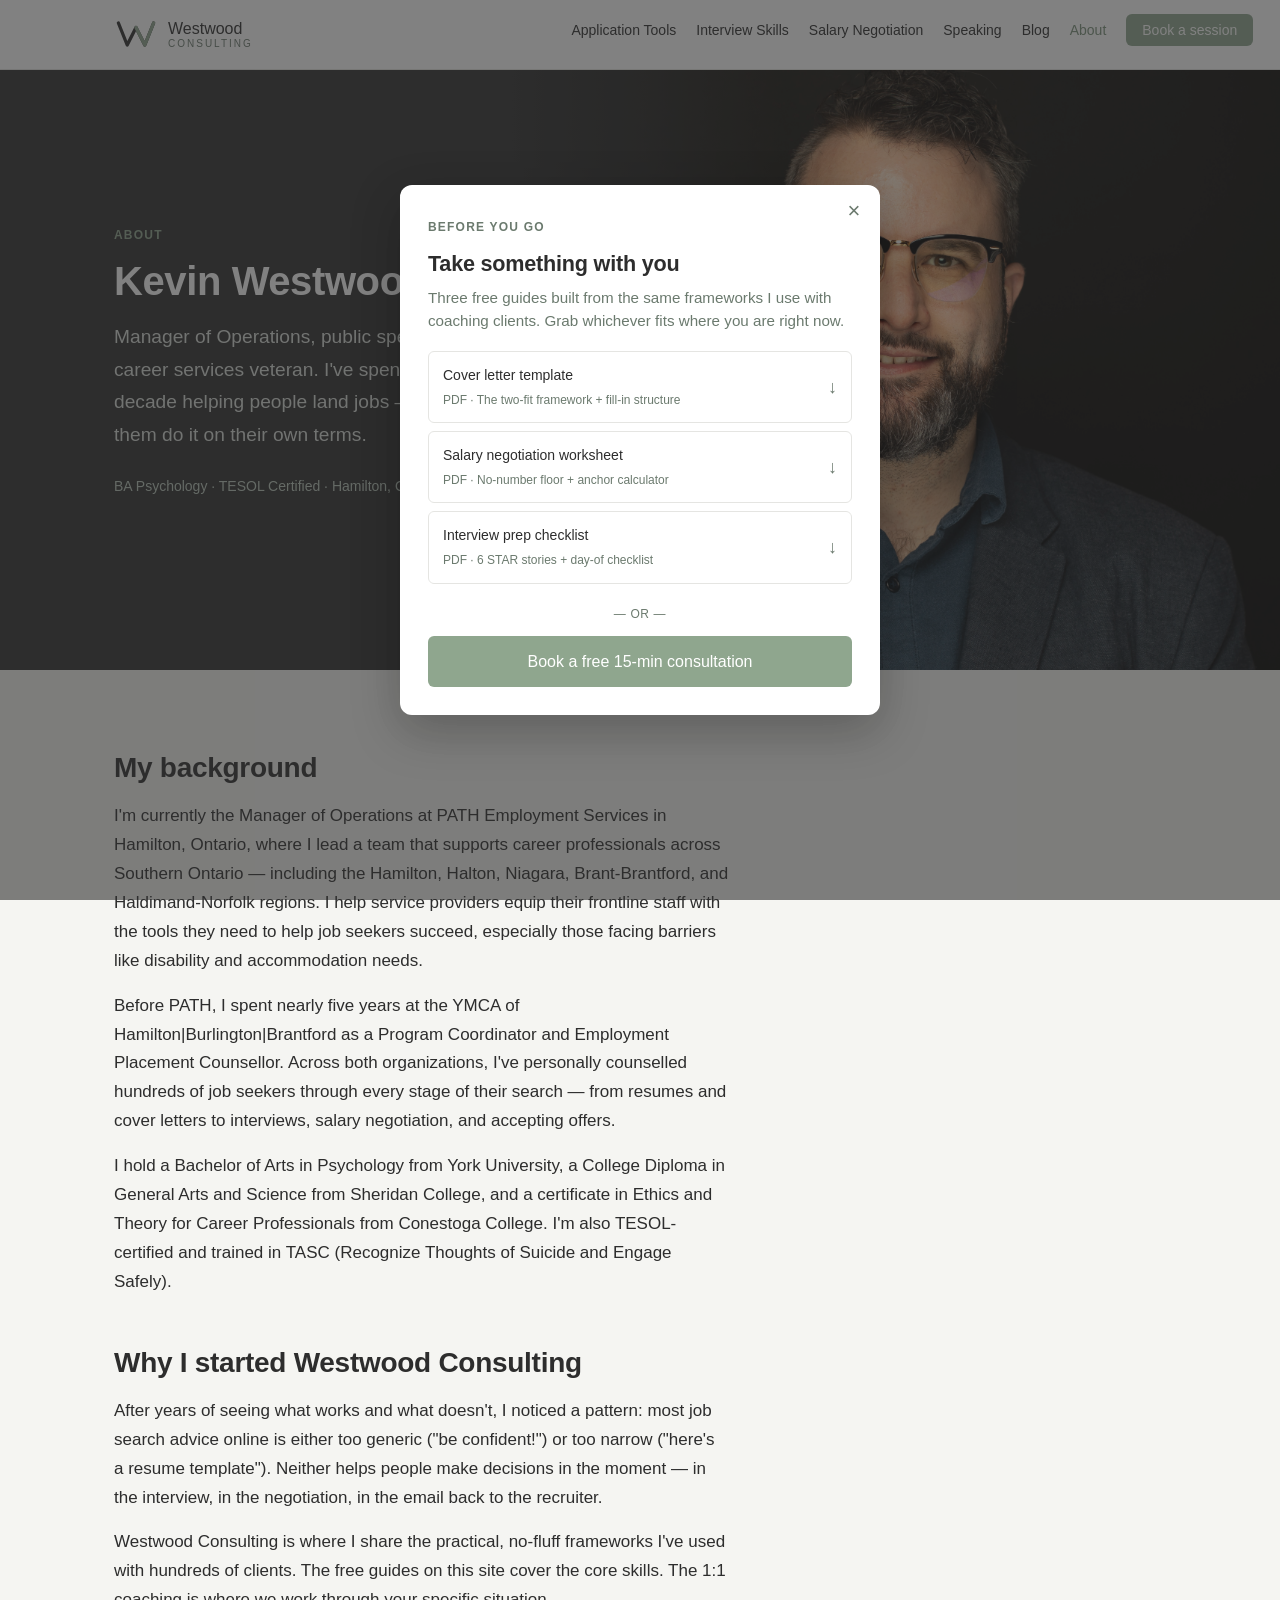
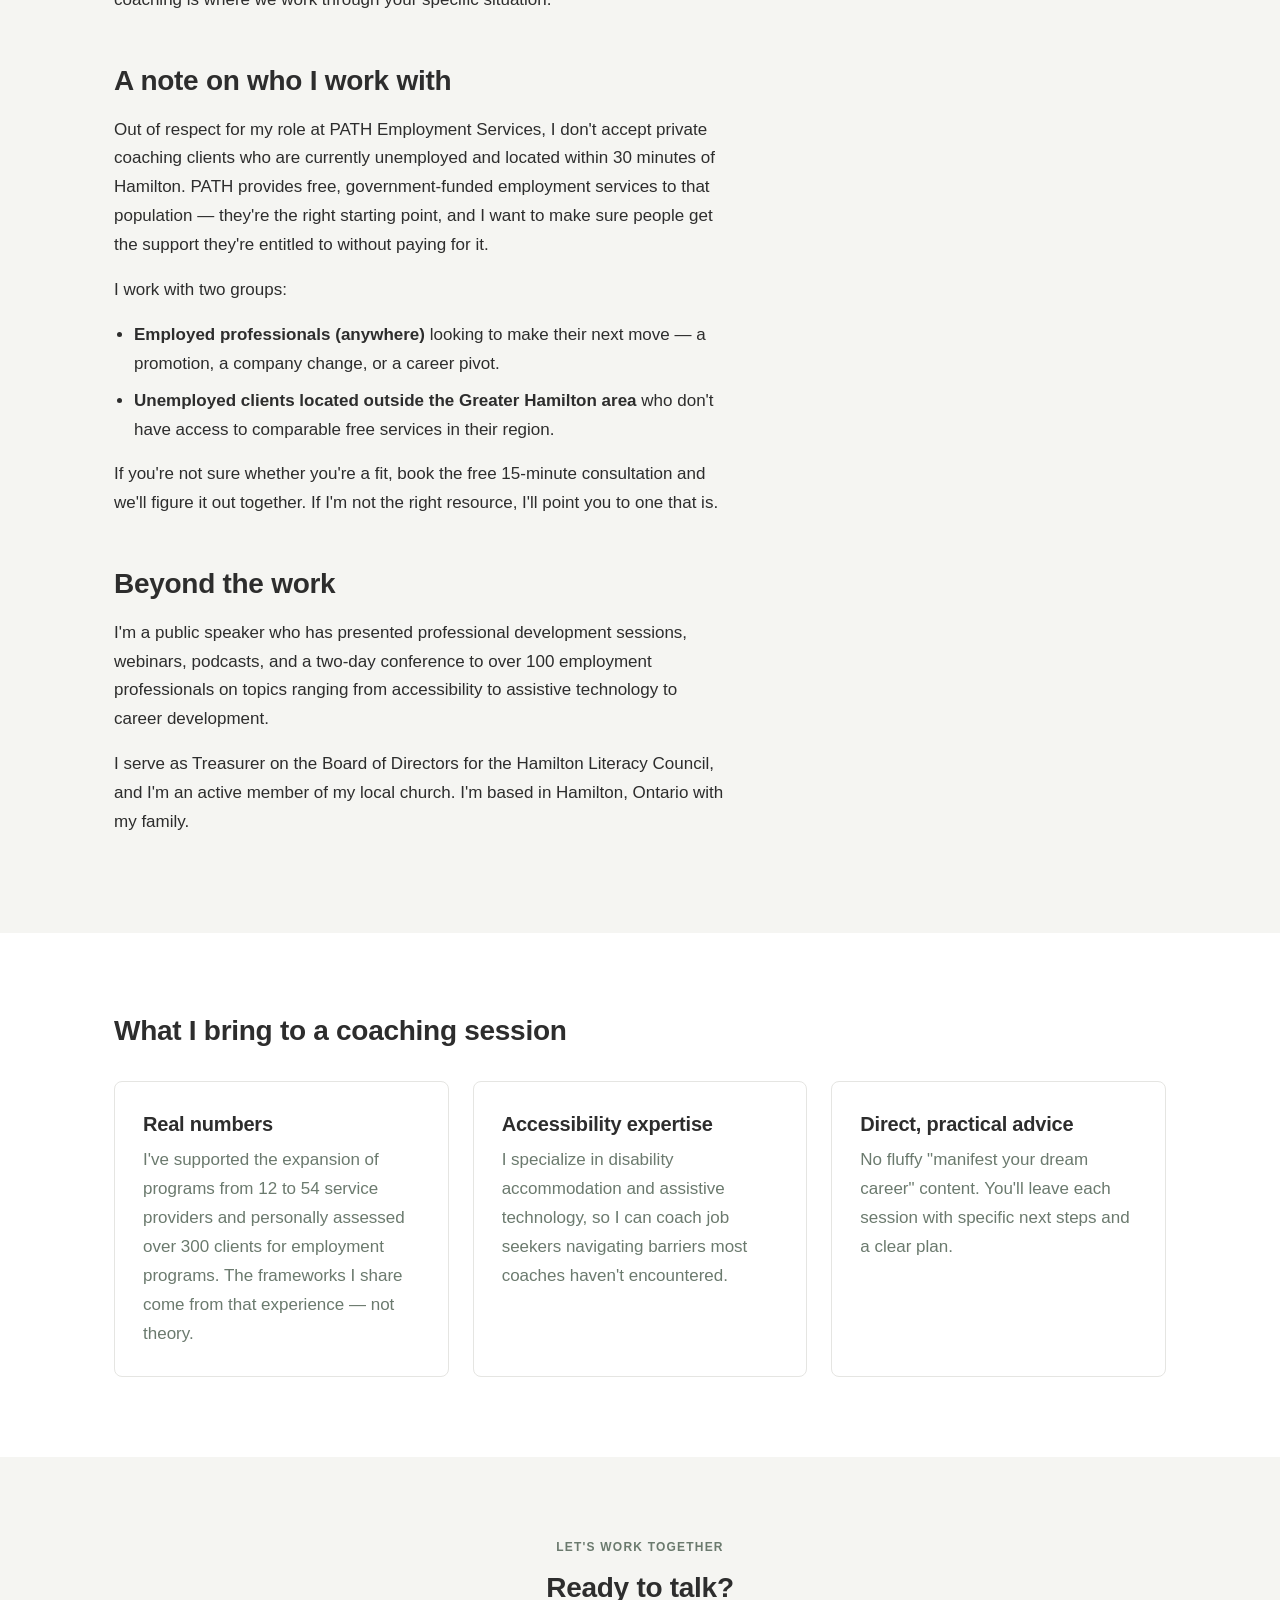
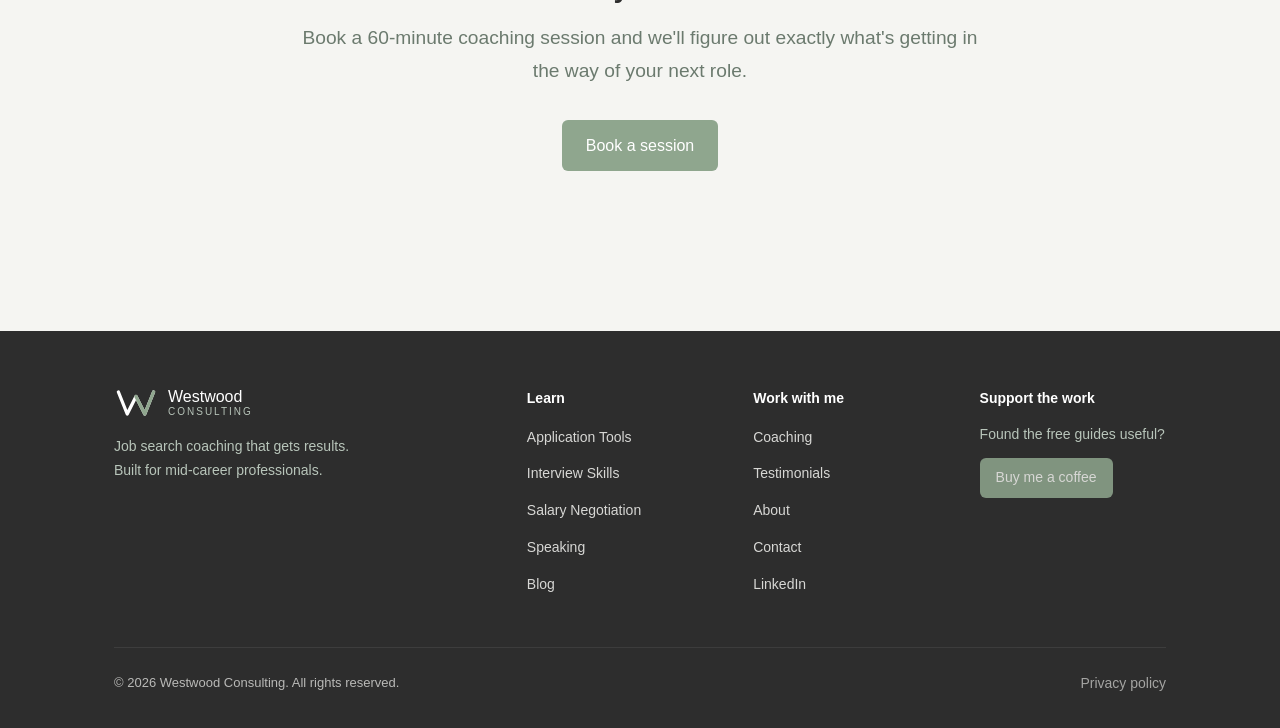
<file: about.html>
<!DOCTYPE html>
<html lang="en">
<head>
  <meta charset="UTF-8">
  <meta name="viewport" content="width=device-width, initial-scale=1.0">
  <title>About — Westwood Consulting</title>
  <meta name="description" content="Meet Kevin Westwood — an employability leader, career services manager, and public speaker based in Hamilton, Ontario.">
  <link rel="icon" type="image/svg+xml" href="favicon.svg">
  <link rel="apple-touch-icon" href="favicon.svg">
  <meta property="og:type" content="website">
  <meta property="og:title" content="About Kevin Westwood — Westwood Consulting">
  <meta property="og:description" content="Employability leader, public speaker, and career services veteran helping mid-career professionals land their next role.">
  <meta property="og:image" content="https://westwoodconsulting.ca/assets/images/kevin.jpg">
  <meta property="og:url" content="https://westwoodconsulting.ca/about.html">
  <meta name="twitter:card" content="summary_large_image">
  <link rel="stylesheet" href="styles.css">
  <!-- Google Analytics 4 -->
  <script async src="https://www.googletagmanager.com/gtag/js?id=G-Q8VDT1D6PJ"></script>
  <script>
    window.dataLayer = window.dataLayer || [];
    function gtag(){dataLayer.push(arguments);}
    gtag('js', new Date());
    gtag('config', 'G-Q8VDT1D6PJ');
  </script>
</head>
<body>

<header class="site-header">
  <nav class="nav">
    <a href="index.html" class="logo">
      <div class="logo-mark"><svg viewBox="0 0 40 28" xmlns="http://www.w3.org/2000/svg" aria-hidden="true"><path d="M4 4 L12 24 L20 8 L28 24 L36 4" stroke="currentColor" stroke-width="3" fill="none" stroke-linecap="round" stroke-linejoin="round"/><path d="M20 8 L28 24 L36 4" stroke="#8FA68E" stroke-width="3" fill="none" stroke-linecap="round" stroke-linejoin="round"/></svg></div>
      <div class="logo-text">
        <div class="logo-name">Westwood</div>
        <div class="logo-tag">CONSULTING</div>
      </div>
    </a>
    <ul class="nav-links">
      <li><a href="application-tools.html">Application Tools</a></li>
      <li><a href="interview-skills.html">Interview Skills</a></li>
      <li><a href="salary-negotiation.html">Salary Negotiation</a></li>
      <li><a href="speaking.html">Speaking</a></li>
      <li><a href="blog.html">Blog</a></li>
      <li><a href="about.html" class="active">About</a></li>
      <li><a href="coaching.html" class="nav-cta">Book a session</a></li>
    </ul>
    <button class="nav-mobile-toggle" aria-label="Menu">☰</button>
  </nav>
</header>

<section class="about-hero">
  <div class="about-hero-image" style="background-image: url('assets/images/kevin.jpg');"></div>
  <div class="about-hero-content">
    <span class="eyebrow" style="color: var(--sage);">About</span>
    <h1 style="color: var(--white);">Kevin Westwood</h1>
    <p class="lead" style="color: #D8DCD8;">Manager of Operations, public speaker, and career services veteran. I've spent nearly a decade helping people land jobs — now I help them do it on their own terms.</p>
    <p style="color: #B8C5BA; font-size: 14px; margin-top: 12px;">BA Psychology · TESOL Certified · Hamilton, Ontario</p>
  </div>
</section>

<section>
  <div class="container">
    <h2>My background</h2>
    <p>I'm currently the Manager of Operations at PATH Employment Services in Hamilton, Ontario, where I lead a team that supports career professionals across Southern Ontario — including the Hamilton, Halton, Niagara, Brant-Brantford, and Haldimand-Norfolk regions. I help service providers equip their frontline staff with the tools they need to help job seekers succeed, especially those facing barriers like disability and accommodation needs.</p>

    <p>Before PATH, I spent nearly five years at the YMCA of Hamilton|Burlington|Brantford as a Program Coordinator and Employment Placement Counsellor. Across both organizations, I've personally counselled hundreds of job seekers through every stage of their search — from resumes and cover letters to interviews, salary negotiation, and accepting offers.</p>

    <p>I hold a Bachelor of Arts in Psychology from York University, a College Diploma in General Arts and Science from Sheridan College, and a certificate in Ethics and Theory for Career Professionals from Conestoga College. I'm also TESOL-certified and trained in TASC (Recognize Thoughts of Suicide and Engage Safely).</p>

    <h2 style="margin-top: 48px;">Why I started Westwood Consulting</h2>
    <p>After years of seeing what works and what doesn't, I noticed a pattern: most job search advice online is either too generic ("be confident!") or too narrow ("here's a resume template"). Neither helps people make decisions in the moment — in the interview, in the negotiation, in the email back to the recruiter.</p>

    <p>Westwood Consulting is where I share the practical, no-fluff frameworks I've used with hundreds of clients. The free guides on this site cover the core skills. The 1:1 coaching is where we work through your specific situation.</p>

    <h2 style="margin-top: 48px;">A note on who I work with</h2>
    <p>Out of respect for my role at PATH Employment Services, I don't accept private coaching clients who are currently unemployed and located within 30 minutes of Hamilton. PATH provides free, government-funded employment services to that population — they're the right starting point, and I want to make sure people get the support they're entitled to without paying for it.</p>
    <p>I work with two groups:</p>
    <ul>
      <li><strong>Employed professionals (anywhere)</strong> looking to make their next move — a promotion, a company change, or a career pivot.</li>
      <li><strong>Unemployed clients located outside the Greater Hamilton area</strong> who don't have access to comparable free services in their region.</li>
    </ul>
    <p>If you're not sure whether you're a fit, book the free 15-minute consultation and we'll figure it out together. If I'm not the right resource, I'll point you to one that is.</p>

    <h2 style="margin-top: 48px;">Beyond the work</h2>
    <p>I'm a public speaker who has presented professional development sessions, webinars, podcasts, and a two-day conference to over 100 employment professionals on topics ranging from accessibility to assistive technology to career development.</p>

    <p>I serve as Treasurer on the Board of Directors for the Hamilton Literacy Council, and I'm an active member of my local church. I'm based in Hamilton, Ontario with my family.</p>
  </div>
</section>

<section class="surface-white">
  <div class="container">
    <h2>What I bring to a coaching session</h2>
    <div class="grid-3" style="margin-top: 32px;">
      <div class="card">
        <h3>Real numbers</h3>
        <p>I've supported the expansion of programs from 12 to 54 service providers and personally assessed over 300 clients for employment programs. The frameworks I share come from that experience — not theory.</p>
      </div>
      <div class="card">
        <h3>Accessibility expertise</h3>
        <p>I specialize in disability accommodation and assistive technology, so I can coach job seekers navigating barriers most coaches haven't encountered.</p>
      </div>
      <div class="card">
        <h3>Direct, practical advice</h3>
        <p>No fluffy "manifest your dream career" content. You'll leave each session with specific next steps and a clear plan.</p>
      </div>
    </div>
  </div>
</section>

<section>
  <div class="container" style="text-align: center;">
    <span class="eyebrow">Let's work together</span>
    <h2>Ready to talk?</h2>
    <p class="lead" style="margin: 0 auto 32px;">Book a 60-minute coaching session and we'll figure out exactly what's getting in the way of your next role.</p>
    <a href="coaching.html" class="btn btn-primary">Book a session</a>
  </div>
</section>

<footer class="site-footer">
  <div class="container">
    <div class="footer-grid">
      <div>
        <div class="logo" style="margin-bottom: 16px;">
          <div class="logo-mark logo-mark-light"><svg viewBox="0 0 40 28" xmlns="http://www.w3.org/2000/svg" aria-hidden="true"><path d="M4 4 L12 24 L20 8 L28 24 L36 4" stroke="currentColor" stroke-width="3" fill="none" stroke-linecap="round" stroke-linejoin="round"/><path d="M20 8 L28 24 L36 4" stroke="#8FA68E" stroke-width="3" fill="none" stroke-linecap="round" stroke-linejoin="round"/></svg></div>
          <div class="logo-text">
            <div class="logo-name" style="color: white;">Westwood</div>
            <div class="logo-tag" style="color: #B8C5BA;">CONSULTING</div>
          </div>
        </div>
        <p style="color: #B8C5BA; font-size: 14px; max-width: 32ch;">Job search coaching that gets results. Built for mid-career professionals.</p>
      </div>
      <div>
        <h4>Learn</h4>
        <ul>
          <li><a href="application-tools.html">Application Tools</a></li>
          <li><a href="interview-skills.html">Interview Skills</a></li>
          <li><a href="salary-negotiation.html">Salary Negotiation</a></li>
          <li><a href="speaking.html">Speaking</a></li>
          <li><a href="blog.html">Blog</a></li>
        </ul>
      </div>
      <div>
        <h4>Work with me</h4>
        <ul>
          <li><a href="coaching.html">Coaching</a></li>
          <li><a href="testimonials.html">Testimonials</a></li>
          <li><a href="about.html">About</a></li>
          <li><a href="mailto:kwestwood186@gmail.com">Contact</a></li>
          <li><a href="https://www.linkedin.com/in/kevinwestwood86/" target="_blank" rel="noopener">LinkedIn</a></li>
        </ul>
      </div>
      <div>
        <h4>Support the work</h4>
        <p style="color: #B8C5BA; font-size: 14px; margin-bottom: 12px;">Found the free guides useful?</p>
        <a href="https://buymeacoffee.com/kwestwood186" target="_blank" rel="noopener" class="tip-jar">Buy me a coffee</a>
      </div>
    </div>
    <div class="footer-bottom">
      <span>© <span id="year"></span> Westwood Consulting. All rights reserved.</span>
      <span><a href="privacy.html" style="color: inherit;">Privacy policy</a></span>
    </div>
  </div>
</footer>

<script src="script.js"></script>
<script>document.getElementById("year").textContent = new Date().getFullYear();</script>

</body>
</html>
</file>
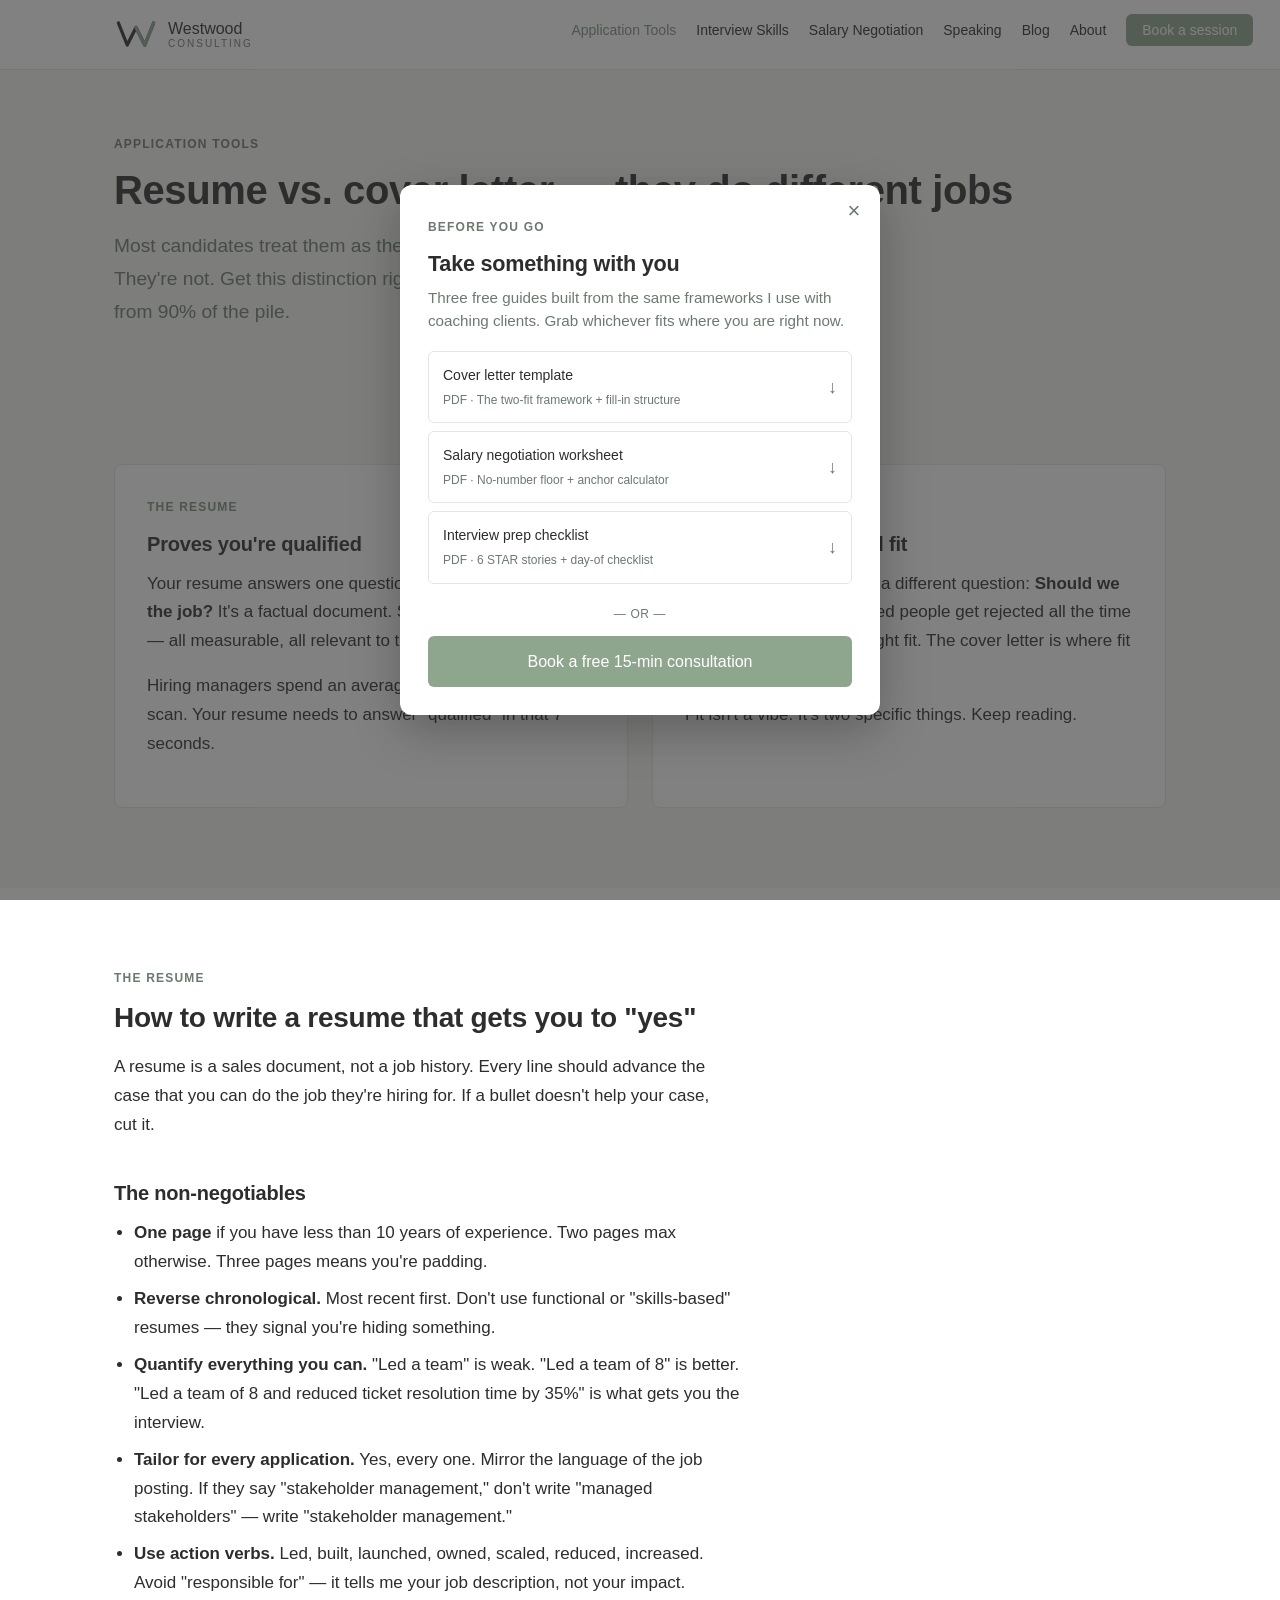
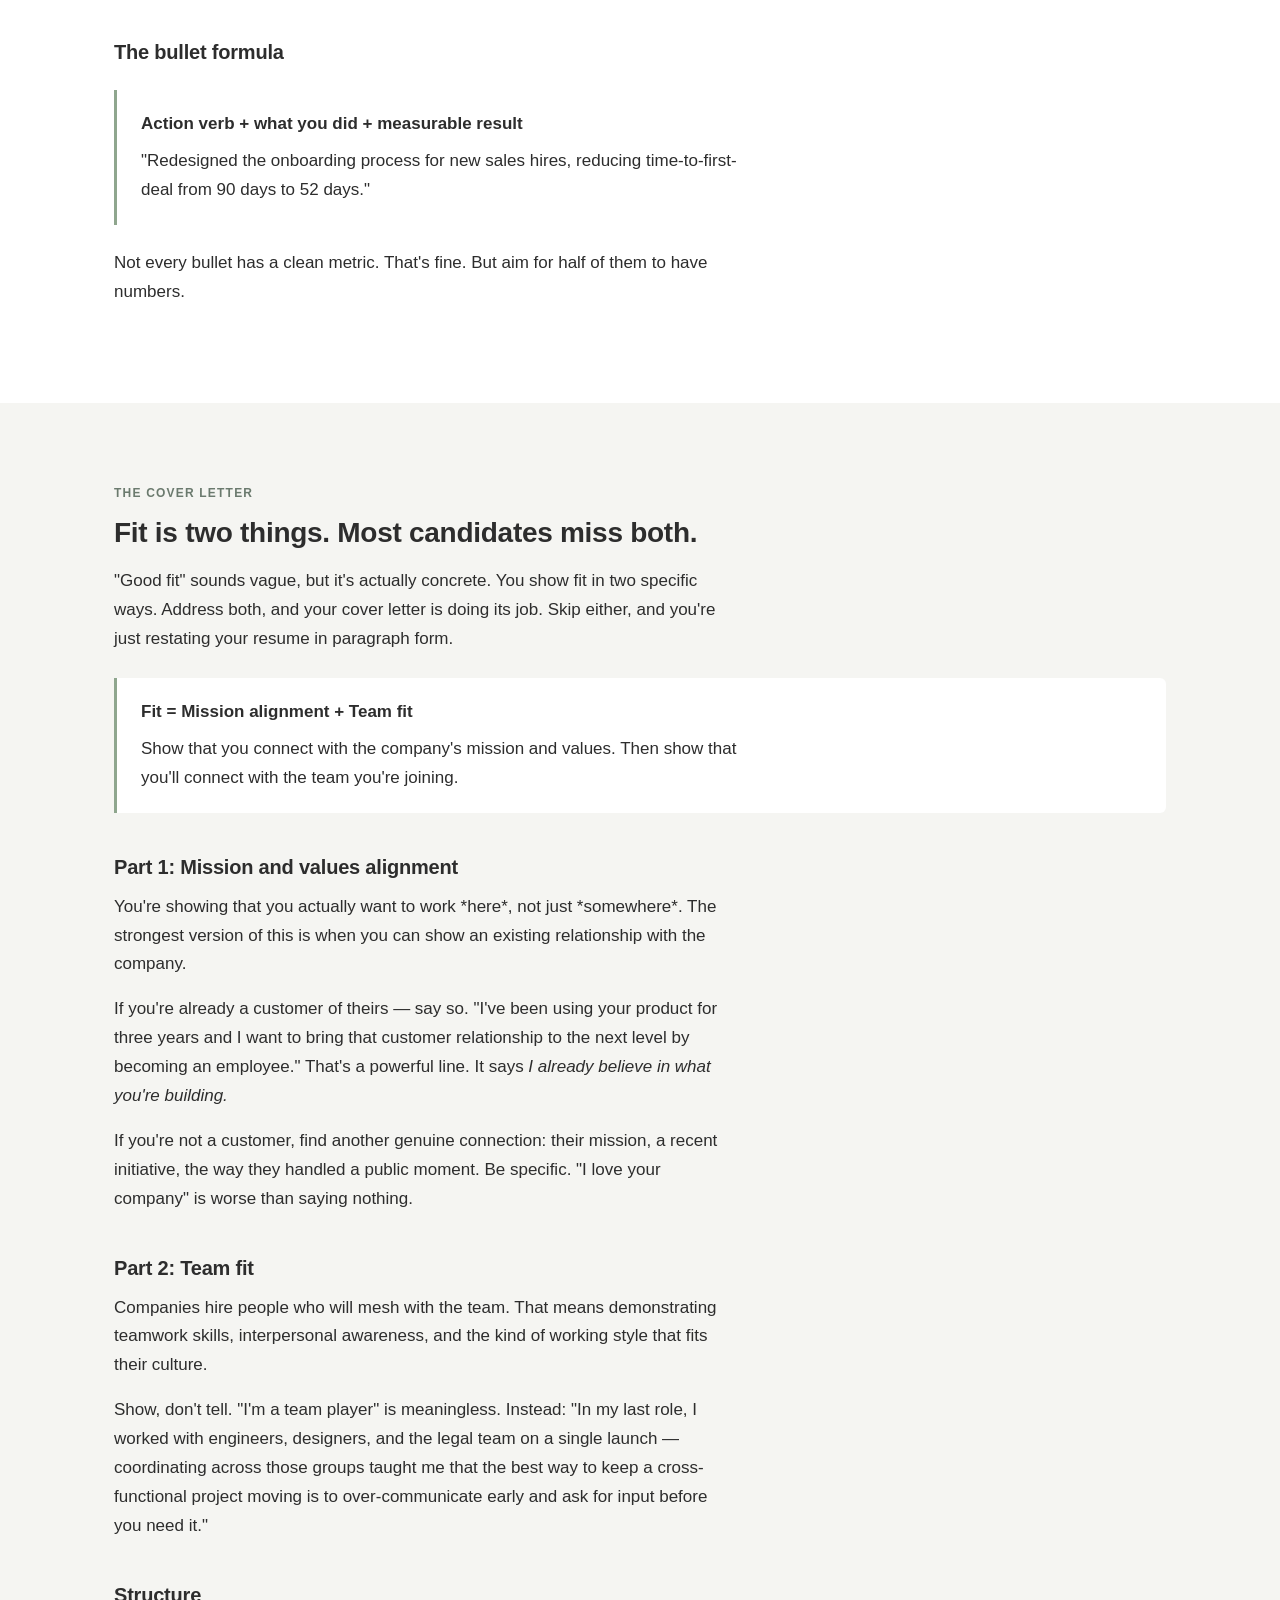
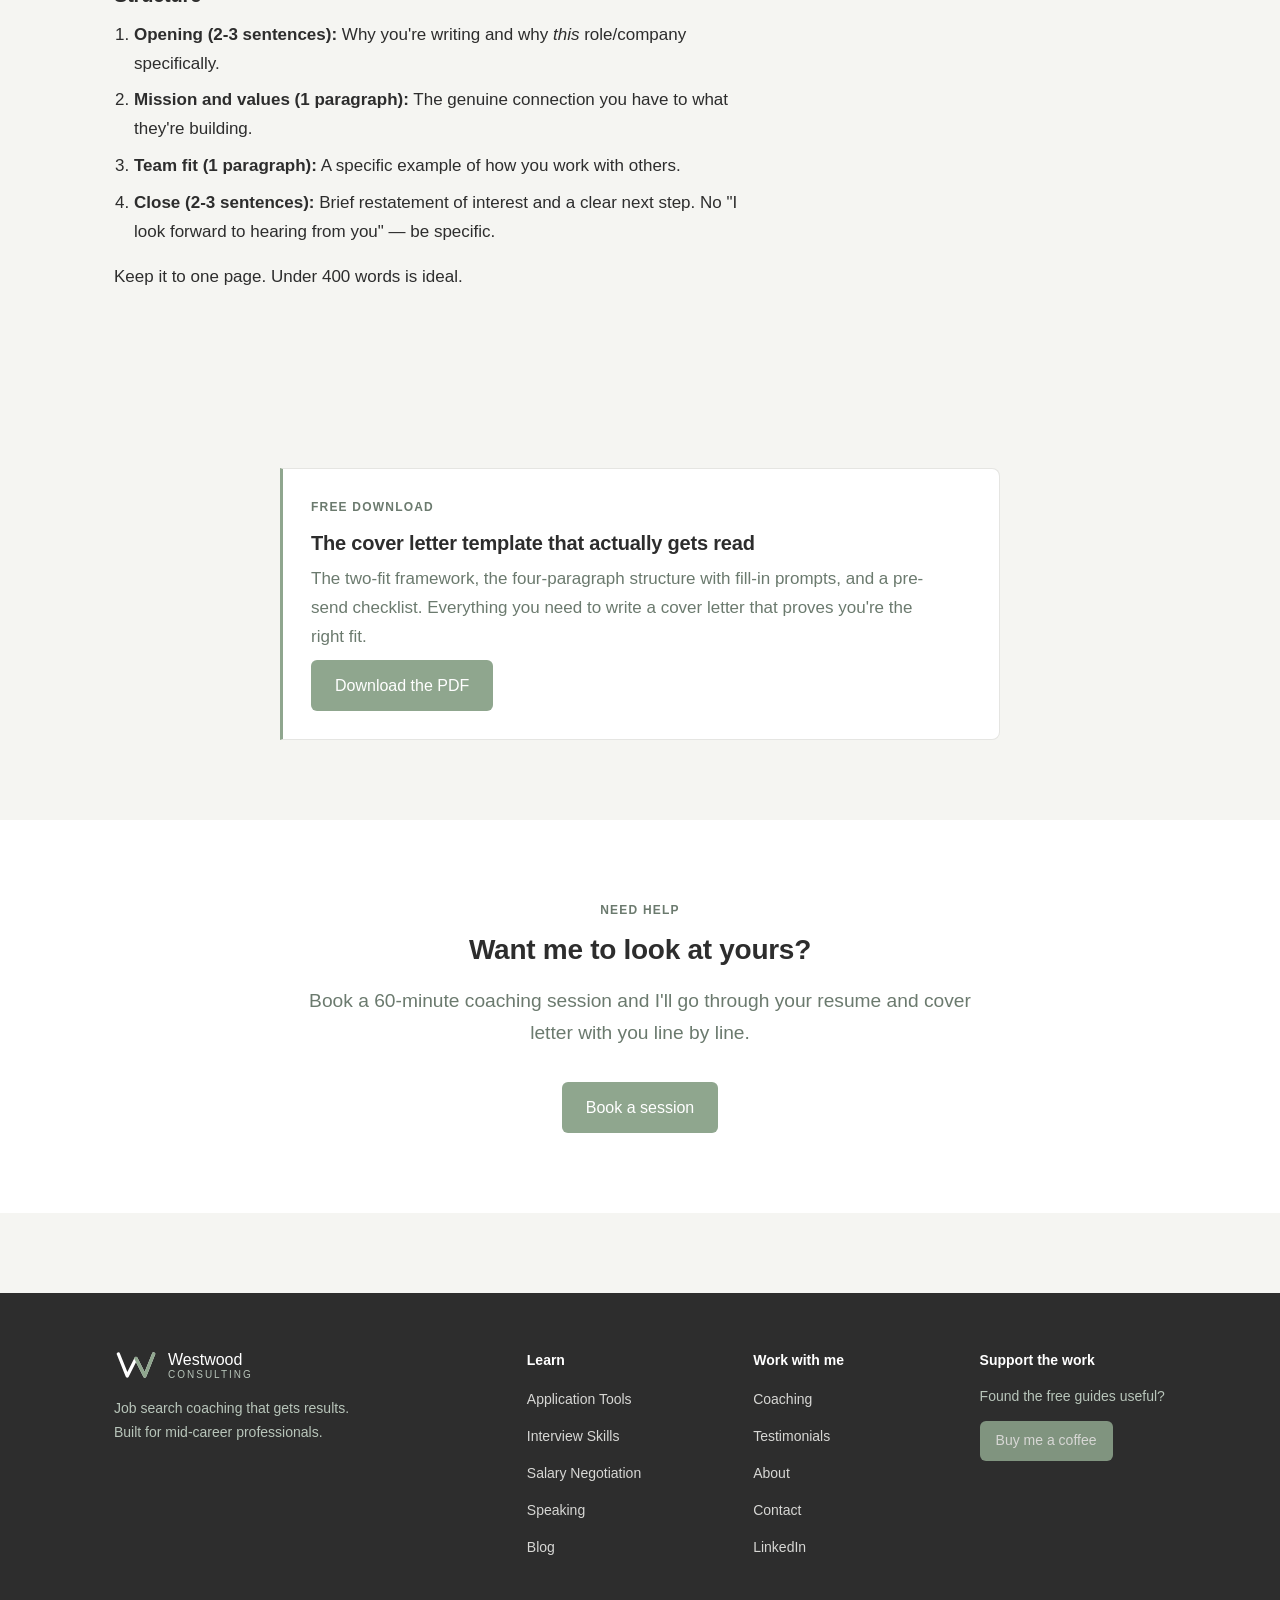
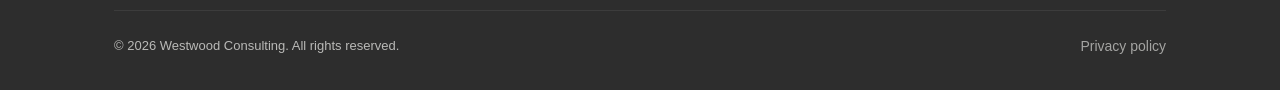
<file: application-tools.html>
<!DOCTYPE html>
<html lang="en">
<head>
  <meta charset="UTF-8">
  <meta name="viewport" content="width=device-width, initial-scale=1.0">
  <title>Application Tools — Westwood Consulting</title>
  <meta name="description" content="The difference between a resume and a cover letter — and how to write both so they actually work.">
  <link rel="icon" type="image/svg+xml" href="favicon.svg">
  <link rel="apple-touch-icon" href="favicon.svg">
  <meta property="og:type" content="website">
  <meta property="og:title" content="Application Tools — Resume vs. Cover Letter">
  <meta property="og:description" content="The difference between a resume and a cover letter — and how to write both so they actually work.">
  <meta property="og:image" content="https://westwoodconsulting.ca/assets/images/kevin.jpg">
  <meta property="og:url" content="https://westwoodconsulting.ca/application-tools.html">
  <meta name="twitter:card" content="summary_large_image">
  <link rel="stylesheet" href="styles.css">
  <!-- Google Analytics 4 -->
  <script async src="https://www.googletagmanager.com/gtag/js?id=G-Q8VDT1D6PJ"></script>
  <script>
    window.dataLayer = window.dataLayer || [];
    function gtag(){dataLayer.push(arguments);}
    gtag('js', new Date());
    gtag('config', 'G-Q8VDT1D6PJ');
  </script>
</head>
<body>

<header class="site-header">
  <nav class="nav">
    <a href="index.html" class="logo">
      <div class="logo-mark"><svg viewBox="0 0 40 28" xmlns="http://www.w3.org/2000/svg" aria-hidden="true"><path d="M4 4 L12 24 L20 8 L28 24 L36 4" stroke="currentColor" stroke-width="3" fill="none" stroke-linecap="round" stroke-linejoin="round"/><path d="M20 8 L28 24 L36 4" stroke="#8FA68E" stroke-width="3" fill="none" stroke-linecap="round" stroke-linejoin="round"/></svg></div>
      <div class="logo-text">
        <div class="logo-name">Westwood</div>
        <div class="logo-tag">CONSULTING</div>
      </div>
    </a>
    <ul class="nav-links">
      <li><a href="application-tools.html" class="active">Application Tools</a></li>
      <li><a href="interview-skills.html">Interview Skills</a></li>
      <li><a href="salary-negotiation.html">Salary Negotiation</a></li>
      <li><a href="speaking.html">Speaking</a></li>
      <li><a href="blog.html">Blog</a></li>
      <li><a href="about.html">About</a></li>
      <li><a href="coaching.html" class="nav-cta">Book a session</a></li>
    </ul>
    <button class="nav-mobile-toggle" aria-label="Menu">☰</button>
  </nav>
</header>

<section style="padding-top: 64px; padding-bottom: 32px;">
  <div class="container">
    <span class="eyebrow">Application Tools</span>
    <h1>Resume vs. cover letter — they do different jobs</h1>
    <p class="lead">Most candidates treat them as the same document with different formatting. They're not. Get this distinction right and your application instantly stands out from 90% of the pile.</p>
  </div>
</section>

<section class="tight">
  <div class="container">
    <div class="compare">
      <div class="compare-card">
        <span class="eyebrow">The Resume</span>
        <h3>Proves you're qualified</h3>
        <p>Your resume answers one question: <strong>Can this person do the job?</strong> It's a factual document. Skills, experience, results — all measurable, all relevant to the role.</p>
        <p>Hiring managers spend an average of 7 seconds on a first scan. Your resume needs to answer "qualified" in that 7 seconds.</p>
      </div>
      <div class="compare-card">
        <span class="eyebrow">The Cover Letter</span>
        <h3>Proves you're a good fit</h3>
        <p>Your cover letter answers a different question: <strong>Should we hire this person?</strong> Qualified people get rejected all the time because they're not the right fit. The cover letter is where fit lives.</p>
        <p>Fit isn't a vibe. It's two specific things. Keep reading.</p>
      </div>
    </div>
  </div>
</section>

<section class="surface-white">
  <div class="container">
    <span class="eyebrow">The resume</span>
    <h2>How to write a resume that gets you to "yes"</h2>
    <p>A resume is a sales document, not a job history. Every line should advance the case that you can do the job they're hiring for. If a bullet doesn't help your case, cut it.</p>

    <h3 style="margin-top: 40px;">The non-negotiables</h3>
    <ul>
      <li><strong>One page</strong> if you have less than 10 years of experience. Two pages max otherwise. Three pages means you're padding.</li>
      <li><strong>Reverse chronological.</strong> Most recent first. Don't use functional or "skills-based" resumes — they signal you're hiding something.</li>
      <li><strong>Quantify everything you can.</strong> "Led a team" is weak. "Led a team of 8" is better. "Led a team of 8 and reduced ticket resolution time by 35%" is what gets you the interview.</li>
      <li><strong>Tailor for every application.</strong> Yes, every one. Mirror the language of the job posting. If they say "stakeholder management," don't write "managed stakeholders" — write "stakeholder management."</li>
      <li><strong>Use action verbs.</strong> Led, built, launched, owned, scaled, reduced, increased. Avoid "responsible for" — it tells me your job description, not your impact.</li>
    </ul>

    <h3 style="margin-top: 40px;">The bullet formula</h3>
    <div class="callout">
      <span class="callout-title">Action verb + what you did + measurable result</span>
      <p>"Redesigned the onboarding process for new sales hires, reducing time-to-first-deal from 90 days to 52 days."</p>
    </div>
    <p>Not every bullet has a clean metric. That's fine. But aim for half of them to have numbers.</p>
  </div>
</section>

<section>
  <div class="container">
    <span class="eyebrow">The cover letter</span>
    <h2>Fit is two things. Most candidates miss both.</h2>
    <p>"Good fit" sounds vague, but it's actually concrete. You show fit in two specific ways. Address both, and your cover letter is doing its job. Skip either, and you're just restating your resume in paragraph form.</p>

    <div class="callout">
      <span class="callout-title">Fit = Mission alignment + Team fit</span>
      <p>Show that you connect with the company's mission and values. Then show that you'll connect with the team you're joining.</p>
    </div>

    <h3 style="margin-top: 40px;">Part 1: Mission and values alignment</h3>
    <p>You're showing that you actually want to work *here*, not just *somewhere*. The strongest version of this is when you can show an existing relationship with the company.</p>
    <p>If you're already a customer of theirs — say so. "I've been using your product for three years and I want to bring that customer relationship to the next level by becoming an employee." That's a powerful line. It says <em>I already believe in what you're building.</em></p>
    <p>If you're not a customer, find another genuine connection: their mission, a recent initiative, the way they handled a public moment. Be specific. "I love your company" is worse than saying nothing.</p>

    <h3 style="margin-top: 40px;">Part 2: Team fit</h3>
    <p>Companies hire people who will mesh with the team. That means demonstrating teamwork skills, interpersonal awareness, and the kind of working style that fits their culture.</p>
    <p>Show, don't tell. "I'm a team player" is meaningless. Instead: "In my last role, I worked with engineers, designers, and the legal team on a single launch — coordinating across those groups taught me that the best way to keep a cross-functional project moving is to over-communicate early and ask for input before you need it."</p>

    <h3 style="margin-top: 40px;">Structure</h3>
    <ol>
      <li><strong>Opening (2-3 sentences):</strong> Why you're writing and why <em>this</em> role/company specifically.</li>
      <li><strong>Mission and values (1 paragraph):</strong> The genuine connection you have to what they're building.</li>
      <li><strong>Team fit (1 paragraph):</strong> A specific example of how you work with others.</li>
      <li><strong>Close (2-3 sentences):</strong> Brief restatement of interest and a clear next step. No "I look forward to hearing from you" — be specific.</li>
    </ol>

    <p>Keep it to one page. Under 400 words is ideal.</p>
  </div>
</section>

<section>
  <div class="container">
    <div class="card" style="border-left: 3px solid var(--sage); border-radius: 0 8px 8px 0; max-width: 720px; margin: 0 auto;">
      <span class="eyebrow">Free download</span>
      <h3>The cover letter template that actually gets read</h3>
      <p style="color: var(--slate);">The two-fit framework, the four-paragraph structure with fill-in prompts, and a pre-send checklist. Everything you need to write a cover letter that proves you're the right fit.</p>
      <a href="assets/downloads/westwood-cover-letter-template.pdf" download class="btn btn-primary" style="margin-top: 8px;">Download the PDF</a>
    </div>
  </div>
</section>

<section class="surface-white">
  <div class="container" style="text-align: center;">
    <span class="eyebrow">Need help</span>
    <h2>Want me to look at yours?</h2>
    <p class="lead" style="margin: 0 auto 32px;">Book a 60-minute coaching session and I'll go through your resume and cover letter with you line by line.</p>
    <a href="coaching.html" class="btn btn-primary">Book a session</a>
  </div>
</section>

<footer class="site-footer">
  <div class="container">
    <div class="footer-grid">
      <div>
        <div class="logo" style="margin-bottom: 16px;">
          <div class="logo-mark logo-mark-light"><svg viewBox="0 0 40 28" xmlns="http://www.w3.org/2000/svg" aria-hidden="true"><path d="M4 4 L12 24 L20 8 L28 24 L36 4" stroke="currentColor" stroke-width="3" fill="none" stroke-linecap="round" stroke-linejoin="round"/><path d="M20 8 L28 24 L36 4" stroke="#8FA68E" stroke-width="3" fill="none" stroke-linecap="round" stroke-linejoin="round"/></svg></div>
          <div class="logo-text">
            <div class="logo-name" style="color: white;">Westwood</div>
            <div class="logo-tag" style="color: #B8C5BA;">CONSULTING</div>
          </div>
        </div>
        <p style="color: #B8C5BA; font-size: 14px; max-width: 32ch;">Job search coaching that gets results. Built for mid-career professionals.</p>
      </div>
      <div>
        <h4>Learn</h4>
        <ul>
          <li><a href="application-tools.html">Application Tools</a></li>
          <li><a href="interview-skills.html">Interview Skills</a></li>
          <li><a href="salary-negotiation.html">Salary Negotiation</a></li>
          <li><a href="speaking.html">Speaking</a></li>
          <li><a href="blog.html">Blog</a></li>
        </ul>
      </div>
      <div>
        <h4>Work with me</h4>
        <ul>
          <li><a href="coaching.html">Coaching</a></li>
          <li><a href="testimonials.html">Testimonials</a></li>
          <li><a href="about.html">About</a></li>
          <li><a href="mailto:kwestwood186@gmail.com">Contact</a></li>
          <li><a href="https://www.linkedin.com/in/kevinwestwood86/" target="_blank" rel="noopener">LinkedIn</a></li>
        </ul>
      </div>
      <div>
        <h4>Support the work</h4>
        <p style="color: #B8C5BA; font-size: 14px; margin-bottom: 12px;">Found the free guides useful?</p>
        <a href="https://buymeacoffee.com/kwestwood186" target="_blank" rel="noopener" class="tip-jar">Buy me a coffee</a>
      </div>
    </div>
    <div class="footer-bottom">
      <span>© <span id="year"></span> Westwood Consulting. All rights reserved.</span>
      <span><a href="privacy.html" style="color: inherit;">Privacy policy</a></span>
    </div>
  </div>
</footer>

<script src="script.js"></script>
<script>document.getElementById("year").textContent = new Date().getFullYear();</script>

</body>
</html>
</file>
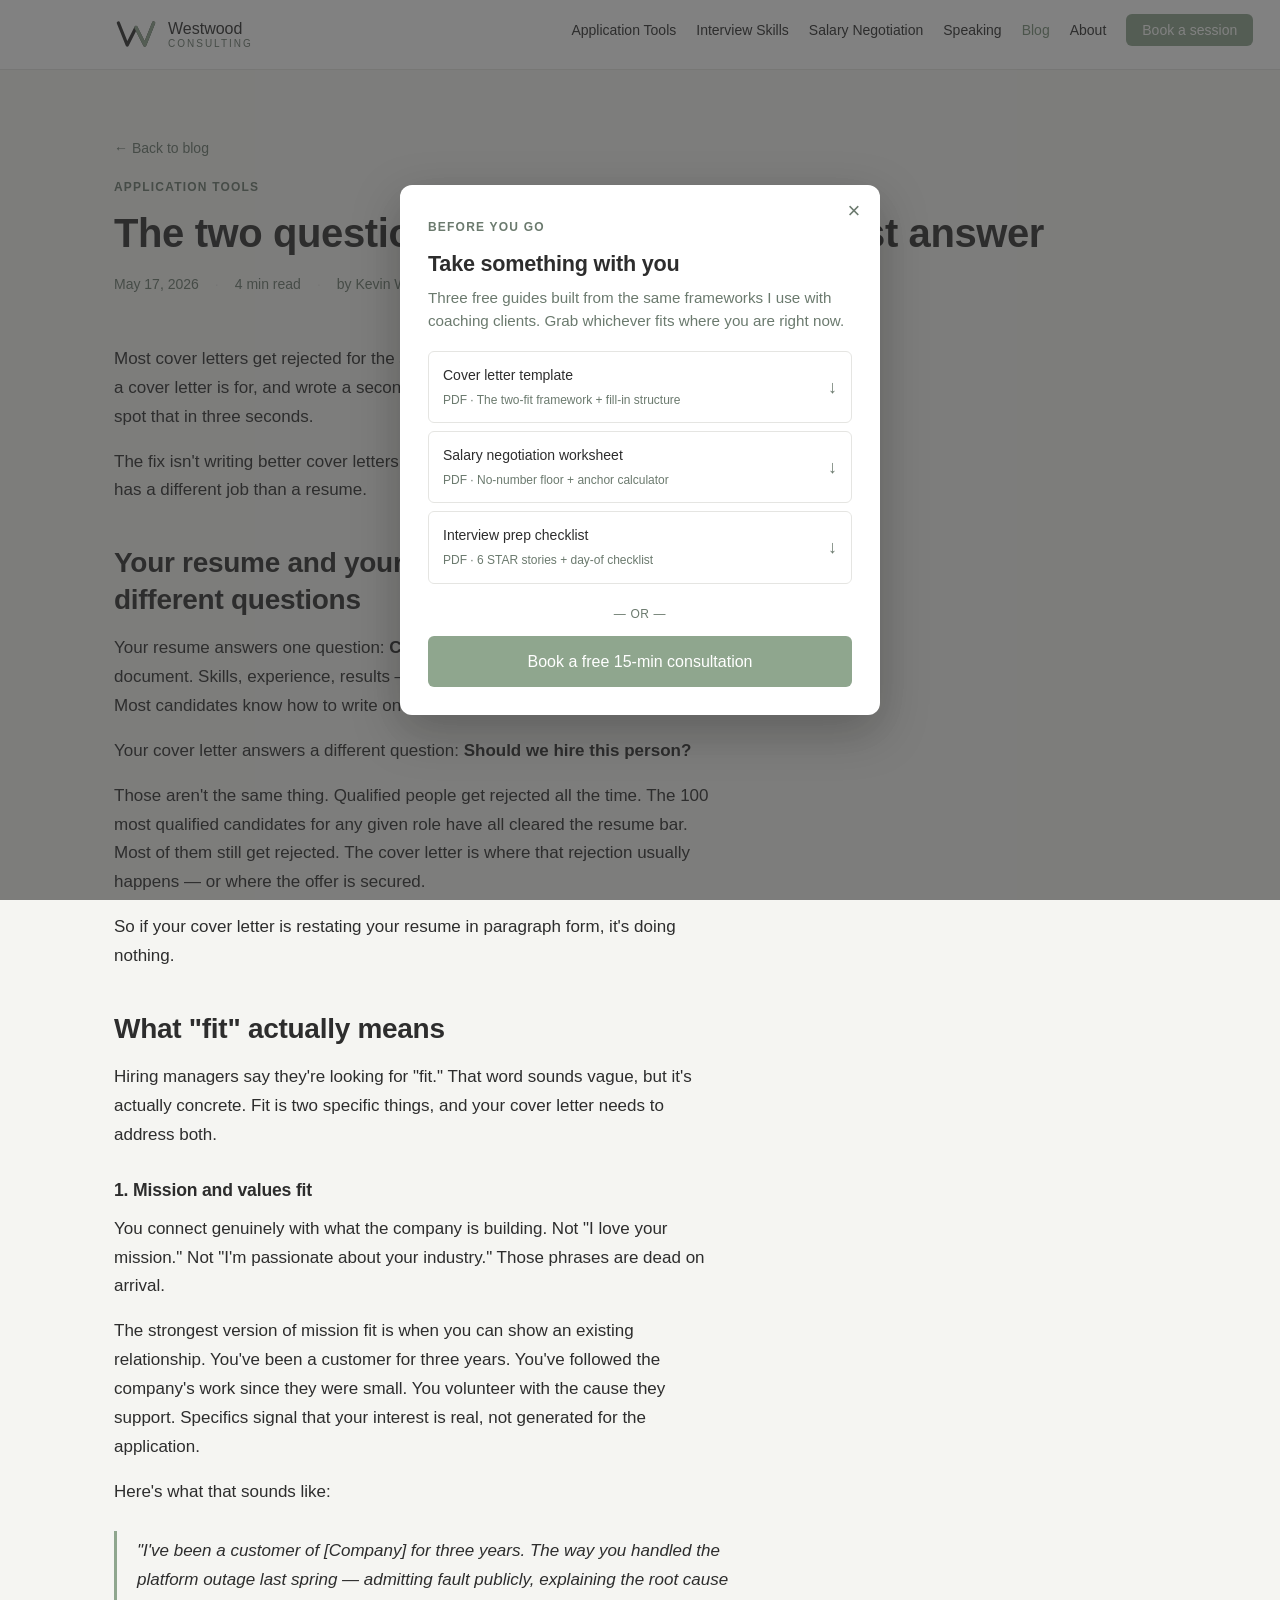
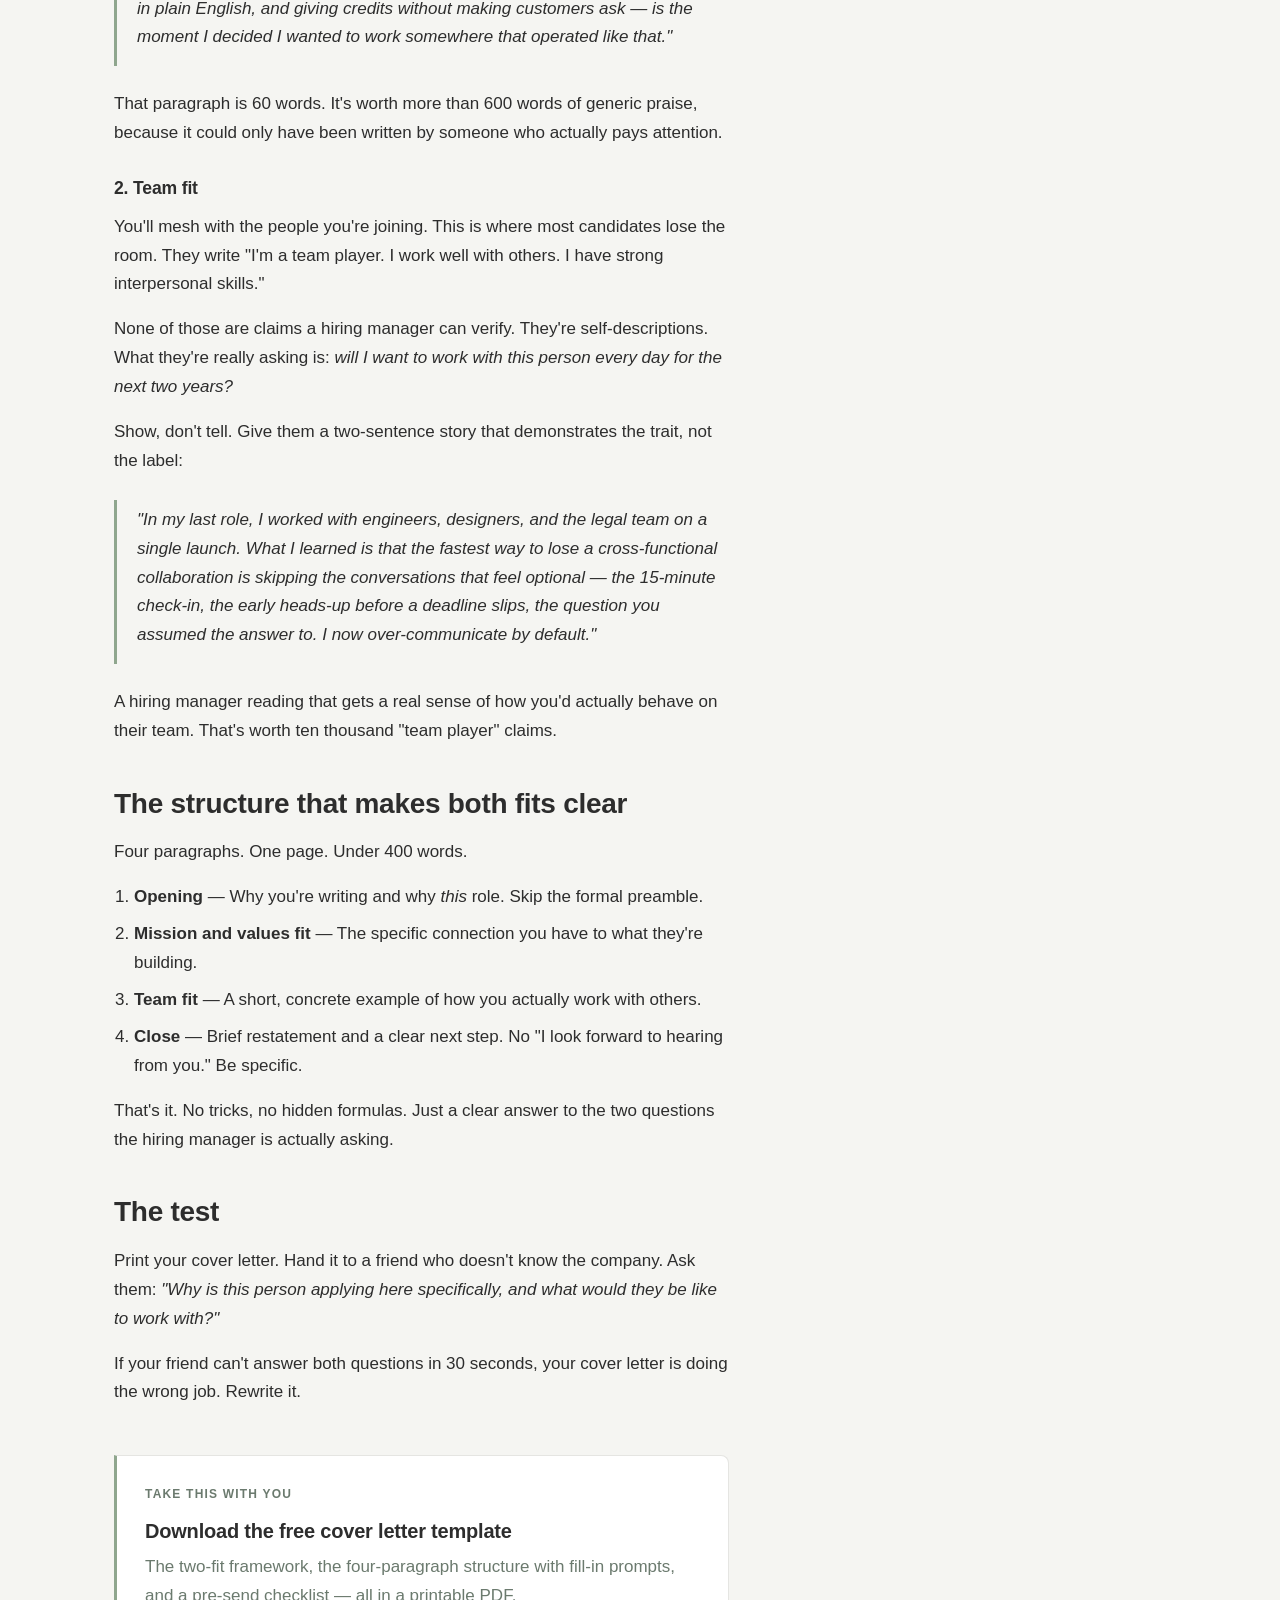
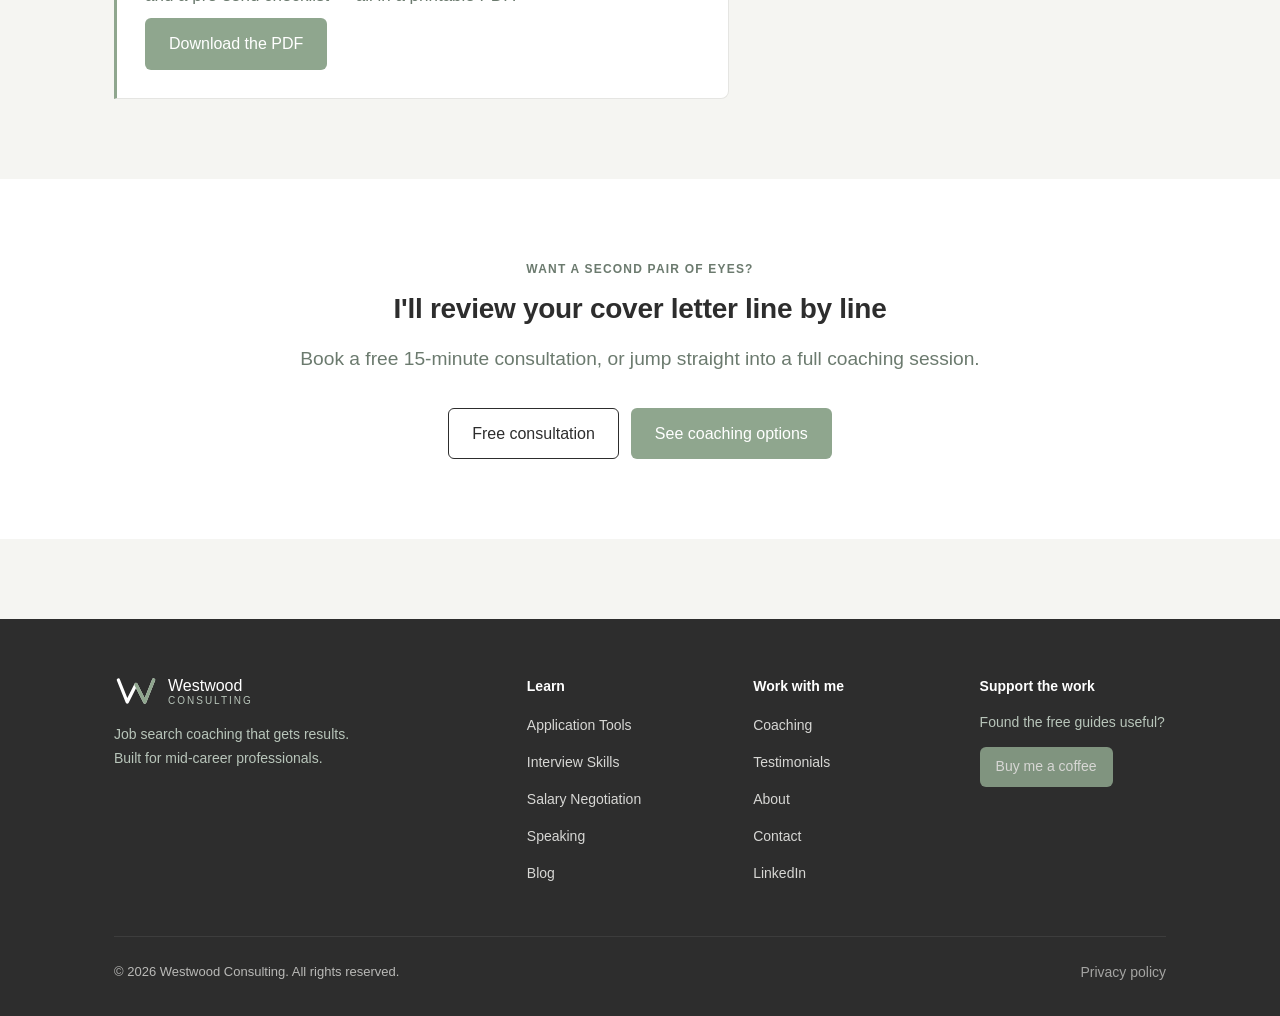
<file: blog-cover-letter.html>
<!DOCTYPE html>
<html lang="en">
<head>
  <meta charset="UTF-8">
  <meta name="viewport" content="width=device-width, initial-scale=1.0">
  <title>The two questions every cover letter must answer — Westwood Consulting</title>
  <meta name="description" content="Most cover letters get rejected for the same reason. The fix is understanding that a cover letter has a different job than a resume.">
  <link rel="icon" type="image/svg+xml" href="favicon.svg">
  <link rel="apple-touch-icon" href="favicon.svg">
  <meta property="og:type" content="article">
  <meta property="og:title" content="The two questions every cover letter must answer">
  <meta property="og:description" content="Most cover letters get rejected for the same reason. Here's the fix.">
  <meta property="og:image" content="https://westwoodconsulting.ca/assets/images/kevin.jpg">
  <meta property="og:url" content="https://westwoodconsulting.ca/blog-cover-letter.html">
  <meta name="twitter:card" content="summary_large_image">
  <link rel="stylesheet" href="styles.css">
  <!-- Google Analytics 4 -->
  <script async src="https://www.googletagmanager.com/gtag/js?id=G-Q8VDT1D6PJ"></script>
  <script>
    window.dataLayer = window.dataLayer || [];
    function gtag(){dataLayer.push(arguments);}
    gtag('js', new Date());
    gtag('config', 'G-Q8VDT1D6PJ');
  </script>
</head>
<body>

<header class="site-header">
  <nav class="nav">
    <a href="index.html" class="logo">
      <div class="logo-mark"><svg viewBox="0 0 40 28" xmlns="http://www.w3.org/2000/svg" aria-hidden="true"><path d="M4 4 L12 24 L20 8 L28 24 L36 4" stroke="currentColor" stroke-width="3" fill="none" stroke-linecap="round" stroke-linejoin="round"/><path d="M20 8 L28 24 L36 4" stroke="#8FA68E" stroke-width="3" fill="none" stroke-linecap="round" stroke-linejoin="round"/></svg></div>
      <div class="logo-text">
        <div class="logo-name">Westwood</div>
        <div class="logo-tag">CONSULTING</div>
      </div>
    </a>
    <ul class="nav-links">
      <li><a href="application-tools.html">Application Tools</a></li>
      <li><a href="interview-skills.html">Interview Skills</a></li>
      <li><a href="salary-negotiation.html">Salary Negotiation</a></li>
      <li><a href="speaking.html">Speaking</a></li>
      <li><a href="blog.html" class="active">Blog</a></li>
      <li><a href="about.html">About</a></li>
      <li><a href="coaching.html" class="nav-cta">Book a session</a></li>
    </ul>
    <button class="nav-mobile-toggle" aria-label="Menu">☰</button>
  </nav>
</header>

<article>
  <section style="padding-top: 64px; padding-bottom: 32px;">
    <div class="container">
      <a href="blog.html" class="article-back">← Back to blog</a>
      <span class="eyebrow">Application Tools</span>
      <h1>The two questions every cover letter must answer</h1>
      <div class="article-meta">
        <span>May 17, 2026</span>
        <span class="dot">·</span>
        <span>4 min read</span>
        <span class="dot">·</span>
        <span>by Kevin Westwood</span>
      </div>
    </div>
  </section>

  <section style="padding-top: 0;">
    <div class="container">
      <div class="article-body">

        <p>Most cover letters get rejected for the same reason: the candidate confused what a cover letter is for, and wrote a second resume instead. Hiring managers can spot that in three seconds.</p>

        <p>The fix isn't writing better cover letters. The fix is understanding that a cover letter has a different job than a resume.</p>

        <h2>Your resume and your cover letter answer different questions</h2>

        <p>Your resume answers one question: <strong>Can this person do the job?</strong> It's a factual document. Skills, experience, results — all measurable, all relevant to the role. Most candidates know how to write one, even if theirs needs work.</p>

        <p>Your cover letter answers a different question: <strong>Should we hire this person?</strong></p>

        <p>Those aren't the same thing. Qualified people get rejected all the time. The 100 most qualified candidates for any given role have all cleared the resume bar. Most of them still get rejected. The cover letter is where that rejection usually happens — or where the offer is secured.</p>

        <p>So if your cover letter is restating your resume in paragraph form, it's doing nothing.</p>

        <h2>What "fit" actually means</h2>

        <p>Hiring managers say they're looking for "fit." That word sounds vague, but it's actually concrete. Fit is two specific things, and your cover letter needs to address both.</p>

        <h3>1. Mission and values fit</h3>

        <p>You connect genuinely with what the company is building. Not "I love your mission." Not "I'm passionate about your industry." Those phrases are dead on arrival.</p>

        <p>The strongest version of mission fit is when you can show an existing relationship. You've been a customer for three years. You've followed the company's work since they were small. You volunteer with the cause they support. Specifics signal that your interest is real, not generated for the application.</p>

        <p>Here's what that sounds like:</p>

        <blockquote>
          <p>"I've been a customer of [Company] for three years. The way you handled the platform outage last spring — admitting fault publicly, explaining the root cause in plain English, and giving credits without making customers ask — is the moment I decided I wanted to work somewhere that operated like that."</p>
        </blockquote>

        <p>That paragraph is 60 words. It's worth more than 600 words of generic praise, because it could only have been written by someone who actually pays attention.</p>

        <h3>2. Team fit</h3>

        <p>You'll mesh with the people you're joining. This is where most candidates lose the room. They write "I'm a team player. I work well with others. I have strong interpersonal skills."</p>

        <p>None of those are claims a hiring manager can verify. They're self-descriptions. What they're really asking is: <em>will I want to work with this person every day for the next two years?</em></p>

        <p>Show, don't tell. Give them a two-sentence story that demonstrates the trait, not the label:</p>

        <blockquote>
          <p>"In my last role, I worked with engineers, designers, and the legal team on a single launch. What I learned is that the fastest way to lose a cross-functional collaboration is skipping the conversations that feel optional — the 15-minute check-in, the early heads-up before a deadline slips, the question you assumed the answer to. I now over-communicate by default."</p>
        </blockquote>

        <p>A hiring manager reading that gets a real sense of how you'd actually behave on their team. That's worth ten thousand "team player" claims.</p>

        <h2>The structure that makes both fits clear</h2>

        <p>Four paragraphs. One page. Under 400 words.</p>

        <ol>
          <li><strong>Opening</strong> — Why you're writing and why <em>this</em> role. Skip the formal preamble.</li>
          <li><strong>Mission and values fit</strong> — The specific connection you have to what they're building.</li>
          <li><strong>Team fit</strong> — A short, concrete example of how you actually work with others.</li>
          <li><strong>Close</strong> — Brief restatement and a clear next step. No "I look forward to hearing from you." Be specific.</li>
        </ol>

        <p>That's it. No tricks, no hidden formulas. Just a clear answer to the two questions the hiring manager is actually asking.</p>

        <h2>The test</h2>

        <p>Print your cover letter. Hand it to a friend who doesn't know the company. Ask them: <em>"Why is this person applying here specifically, and what would they be like to work with?"</em></p>

        <p>If your friend can't answer both questions in 30 seconds, your cover letter is doing the wrong job. Rewrite it.</p>

      </div>

      <div class="card" style="border-left: 3px solid var(--sage); border-radius: 0 8px 8px 0; max-width: 65ch; margin-top: 48px;">
        <span class="eyebrow">Take this with you</span>
        <h3 style="margin-top: 4px;">Download the free cover letter template</h3>
        <p style="color: var(--slate);">The two-fit framework, the four-paragraph structure with fill-in prompts, and a pre-send checklist — all in a printable PDF.</p>
        <a href="assets/downloads/westwood-cover-letter-template.pdf" download class="btn btn-primary" style="margin-top: 8px;">Download the PDF</a>
      </div>

    </div>
  </section>
</article>

<section class="surface-white">
  <div class="container" style="text-align: center;">
    <span class="eyebrow">Want a second pair of eyes?</span>
    <h2>I'll review your cover letter line by line</h2>
    <p class="lead" style="margin: 0 auto 32px;">Book a free 15-minute consultation, or jump straight into a full coaching session.</p>
    <div class="btn-group" style="justify-content: center;">
      <a href="https://calendar.app.google/Y1b6zTNn6Ww7pJKy8" class="btn btn-secondary">Free consultation</a>
      <a href="coaching.html" class="btn btn-primary">See coaching options</a>
    </div>
  </div>
</section>

<footer class="site-footer">
  <div class="container">
    <div class="footer-grid">
      <div>
        <div class="logo" style="margin-bottom: 16px;">
          <div class="logo-mark logo-mark-light"><svg viewBox="0 0 40 28" xmlns="http://www.w3.org/2000/svg" aria-hidden="true"><path d="M4 4 L12 24 L20 8 L28 24 L36 4" stroke="currentColor" stroke-width="3" fill="none" stroke-linecap="round" stroke-linejoin="round"/><path d="M20 8 L28 24 L36 4" stroke="#8FA68E" stroke-width="3" fill="none" stroke-linecap="round" stroke-linejoin="round"/></svg></div>
          <div class="logo-text">
            <div class="logo-name" style="color: white;">Westwood</div>
            <div class="logo-tag" style="color: #B8C5BA;">CONSULTING</div>
          </div>
        </div>
        <p style="color: #B8C5BA; font-size: 14px; max-width: 32ch;">Job search coaching that gets results. Built for mid-career professionals.</p>
      </div>
      <div>
        <h4>Learn</h4>
        <ul>
          <li><a href="application-tools.html">Application Tools</a></li>
          <li><a href="interview-skills.html">Interview Skills</a></li>
          <li><a href="salary-negotiation.html">Salary Negotiation</a></li>
          <li><a href="speaking.html">Speaking</a></li>
          <li><a href="blog.html">Blog</a></li>
        </ul>
      </div>
      <div>
        <h4>Work with me</h4>
        <ul>
          <li><a href="coaching.html">Coaching</a></li>
          <li><a href="testimonials.html">Testimonials</a></li>
          <li><a href="about.html">About</a></li>
          <li><a href="mailto:kwestwood186@gmail.com">Contact</a></li>
          <li><a href="https://www.linkedin.com/in/kevinwestwood86/" target="_blank" rel="noopener">LinkedIn</a></li>
        </ul>
      </div>
      <div>
        <h4>Support the work</h4>
        <p style="color: #B8C5BA; font-size: 14px; margin-bottom: 12px;">Found the free guides useful?</p>
        <a href="https://buymeacoffee.com/kwestwood186" target="_blank" rel="noopener" class="tip-jar">Buy me a coffee</a>
      </div>
    </div>
    <div class="footer-bottom">
      <span>© <span id="year"></span> Westwood Consulting. All rights reserved.</span>
      <span><a href="privacy.html" style="color: inherit;">Privacy policy</a></span>
    </div>
  </div>
</footer>

<script src="script.js"></script>
<script>document.getElementById("year").textContent = new Date().getFullYear();</script>

</body>
</html>
</file>
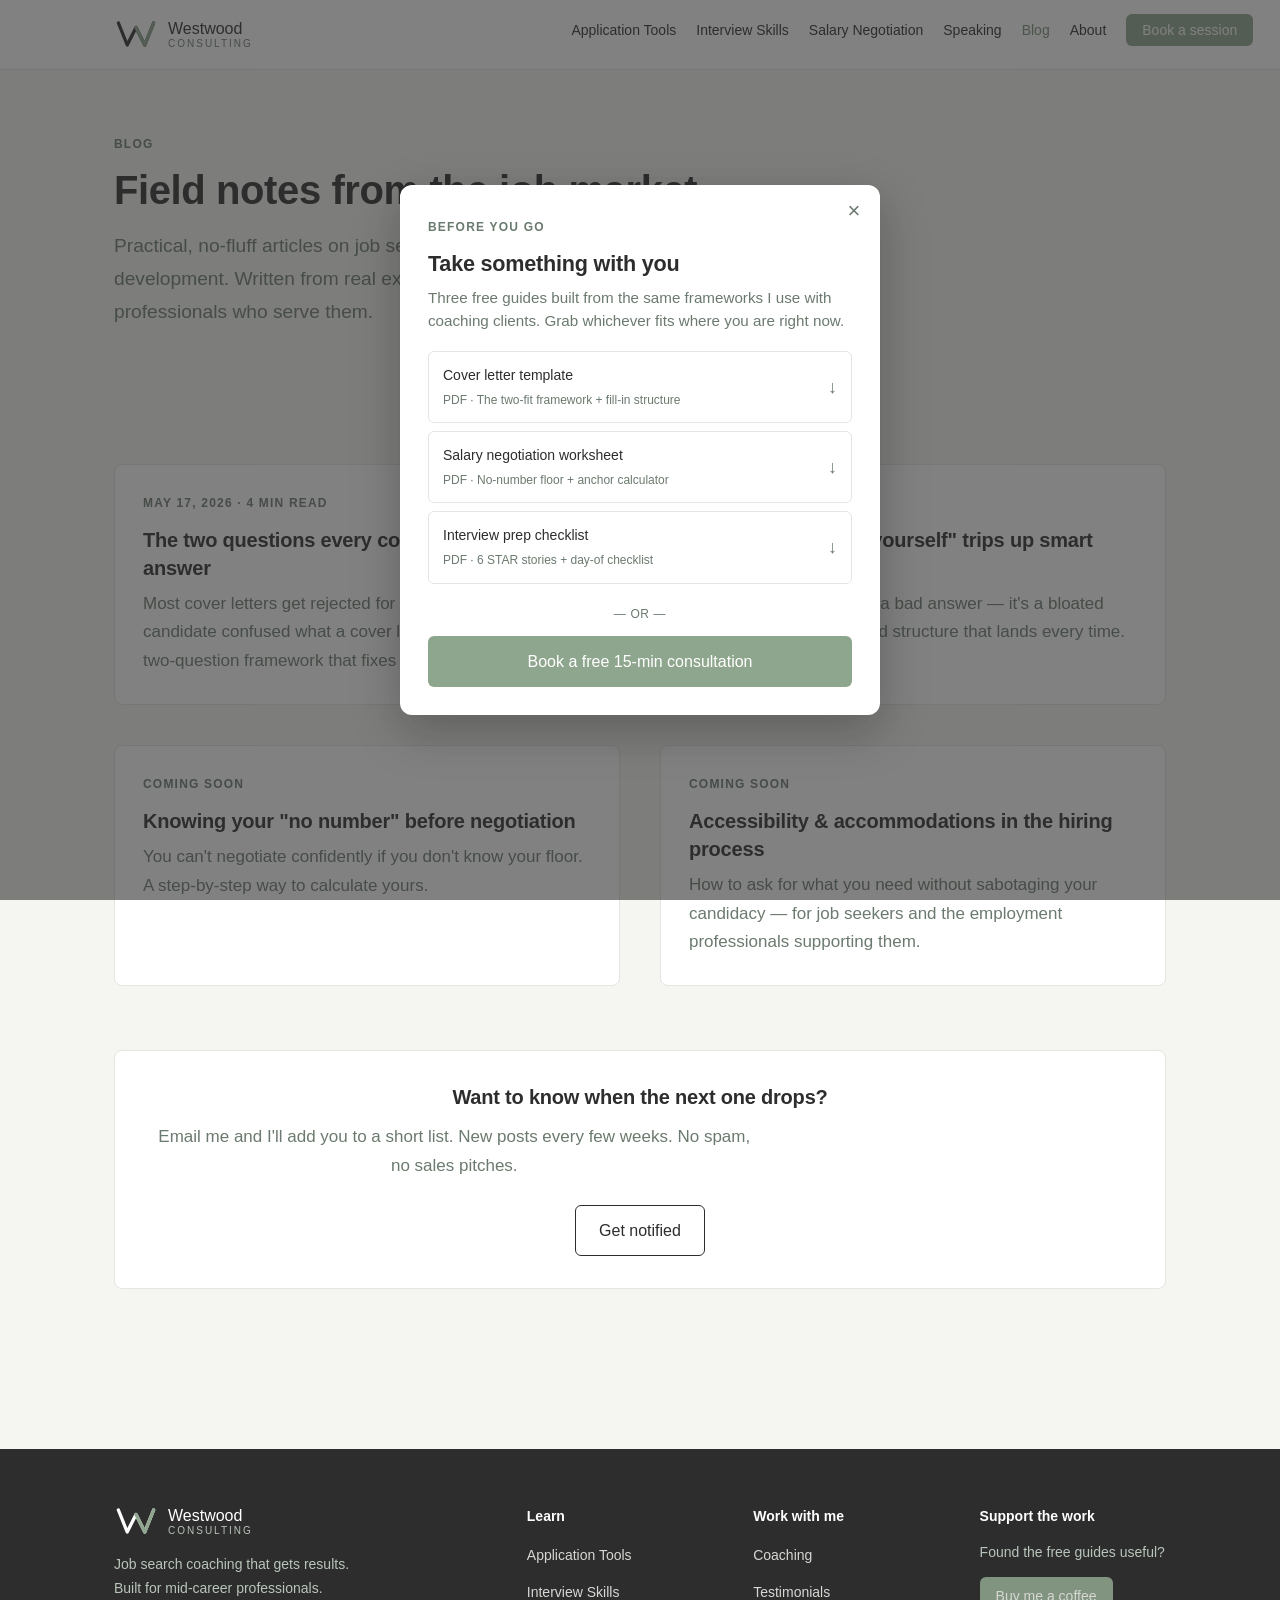
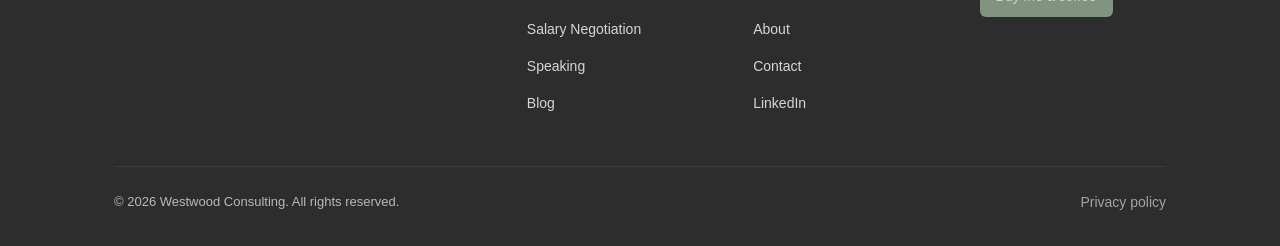
<file: blog.html>
<!DOCTYPE html>
<html lang="en">
<head>
  <meta charset="UTF-8">
  <meta name="viewport" content="width=device-width, initial-scale=1.0">
  <title>Blog — Westwood Consulting</title>
  <meta name="description" content="Practical, no-fluff articles on job searching, interviewing, and career development from Kevin Westwood.">
  <link rel="icon" type="image/svg+xml" href="favicon.svg">
  <link rel="apple-touch-icon" href="favicon.svg">
  <meta property="og:type" content="website">
  <meta property="og:title" content="Blog — Westwood Consulting">
  <meta property="og:description" content="Practical, no-fluff articles on job searching, interviewing, and career development.">
  <meta property="og:image" content="https://westwoodconsulting.ca/assets/images/kevin.jpg">
  <meta property="og:url" content="https://westwoodconsulting.ca/blog.html">
  <meta name="twitter:card" content="summary_large_image">
  <link rel="stylesheet" href="styles.css">
  <!-- Google Analytics 4 -->
  <script async src="https://www.googletagmanager.com/gtag/js?id=G-Q8VDT1D6PJ"></script>
  <script>
    window.dataLayer = window.dataLayer || [];
    function gtag(){dataLayer.push(arguments);}
    gtag('js', new Date());
    gtag('config', 'G-Q8VDT1D6PJ');
  </script>
</head>
<body>

<header class="site-header">
  <nav class="nav">
    <a href="index.html" class="logo">
      <div class="logo-mark"><svg viewBox="0 0 40 28" xmlns="http://www.w3.org/2000/svg" aria-hidden="true"><path d="M4 4 L12 24 L20 8 L28 24 L36 4" stroke="currentColor" stroke-width="3" fill="none" stroke-linecap="round" stroke-linejoin="round"/><path d="M20 8 L28 24 L36 4" stroke="#8FA68E" stroke-width="3" fill="none" stroke-linecap="round" stroke-linejoin="round"/></svg></div>
      <div class="logo-text">
        <div class="logo-name">Westwood</div>
        <div class="logo-tag">CONSULTING</div>
      </div>
    </a>
    <ul class="nav-links">
      <li><a href="application-tools.html">Application Tools</a></li>
      <li><a href="interview-skills.html">Interview Skills</a></li>
      <li><a href="salary-negotiation.html">Salary Negotiation</a></li>
      <li><a href="speaking.html">Speaking</a></li>
      <li><a href="blog.html" class="active">Blog</a></li>
      <li><a href="about.html">About</a></li>
      <li><a href="coaching.html" class="nav-cta">Book a session</a></li>
    </ul>
    <button class="nav-mobile-toggle" aria-label="Menu">☰</button>
  </nav>
</header>

<section style="padding-top: 64px; padding-bottom: 32px;">
  <div class="container">
    <span class="eyebrow">Blog</span>
    <h1>Field notes from the job market</h1>
    <p class="lead">Practical, no-fluff articles on job searching, interviewing, negotiating, and career development. Written from real experience helping job seekers and the professionals who serve them.</p>
  </div>
</section>

<section>
  <div class="container">
    <div class="grid-2">
      <a href="blog-cover-letter.html" class="card card-link">
        <span class="eyebrow">May 17, 2026 · 4 min read</span>
        <h3>The two questions every cover letter must answer</h3>
        <p>Most cover letters get rejected for the same reason: the candidate confused what a cover letter is for. Here's the two-question framework that fixes it.</p>
      </a>
      <div class="card">
        <span class="eyebrow">Coming soon</span>
        <h3>Why "tell me about yourself" trips up smart candidates</h3>
        <p>The biggest mistake isn't a bad answer — it's a bloated one. Here's the 90-second structure that lands every time.</p>
      </div>
      <div class="card">
        <span class="eyebrow">Coming soon</span>
        <h3>Knowing your "no number" before negotiation</h3>
        <p>You can't negotiate confidently if you don't know your floor. A step-by-step way to calculate yours.</p>
      </div>
      <div class="card">
        <span class="eyebrow">Coming soon</span>
        <h3>Accessibility & accommodations in the hiring process</h3>
        <p>How to ask for what you need without sabotaging your candidacy — for job seekers and the employment professionals supporting them.</p>
      </div>
    </div>

    <div style="margin-top: 64px; padding: 32px; background: var(--white); border: 1px solid var(--border); border-radius: 8px; text-align: center;">
      <h3 style="margin-bottom: 12px;">Want to know when the next one drops?</h3>
      <p style="color: var(--slate); margin-bottom: 24px;">Email me and I'll add you to a short list. New posts every few weeks. No spam, no sales pitches.</p>
      <a href="mailto:kwestwood186@gmail.com?subject=Notify%20me%20of%20new%20blog%20posts" class="btn btn-secondary">Get notified</a>
    </div>
  </div>
</section>

<footer class="site-footer">
  <div class="container">
    <div class="footer-grid">
      <div>
        <div class="logo" style="margin-bottom: 16px;">
          <div class="logo-mark logo-mark-light"><svg viewBox="0 0 40 28" xmlns="http://www.w3.org/2000/svg" aria-hidden="true"><path d="M4 4 L12 24 L20 8 L28 24 L36 4" stroke="currentColor" stroke-width="3" fill="none" stroke-linecap="round" stroke-linejoin="round"/><path d="M20 8 L28 24 L36 4" stroke="#8FA68E" stroke-width="3" fill="none" stroke-linecap="round" stroke-linejoin="round"/></svg></div>
          <div class="logo-text">
            <div class="logo-name" style="color: white;">Westwood</div>
            <div class="logo-tag" style="color: #B8C5BA;">CONSULTING</div>
          </div>
        </div>
        <p style="color: #B8C5BA; font-size: 14px; max-width: 32ch;">Job search coaching that gets results. Built for mid-career professionals.</p>
      </div>
      <div>
        <h4>Learn</h4>
        <ul>
          <li><a href="application-tools.html">Application Tools</a></li>
          <li><a href="interview-skills.html">Interview Skills</a></li>
          <li><a href="salary-negotiation.html">Salary Negotiation</a></li>
          <li><a href="speaking.html">Speaking</a></li>
          <li><a href="blog.html">Blog</a></li>
        </ul>
      </div>
      <div>
        <h4>Work with me</h4>
        <ul>
          <li><a href="coaching.html">Coaching</a></li>
          <li><a href="testimonials.html">Testimonials</a></li>
          <li><a href="about.html">About</a></li>
          <li><a href="mailto:kwestwood186@gmail.com">Contact</a></li>
          <li><a href="https://www.linkedin.com/in/kevinwestwood86/" target="_blank" rel="noopener">LinkedIn</a></li>
        </ul>
      </div>
      <div>
        <h4>Support the work</h4>
        <p style="color: #B8C5BA; font-size: 14px; margin-bottom: 12px;">Found the free guides useful?</p>
        <a href="https://buymeacoffee.com/kwestwood186" target="_blank" rel="noopener" class="tip-jar">Buy me a coffee</a>
      </div>
    </div>
    <div class="footer-bottom">
      <span>© <span id="year"></span> Westwood Consulting. All rights reserved.</span>
      <span><a href="privacy.html" style="color: inherit;">Privacy policy</a></span>
    </div>
  </div>
</footer>

<script src="script.js"></script>
<script>document.getElementById("year").textContent = new Date().getFullYear();</script>

</body>
</html>
</file>
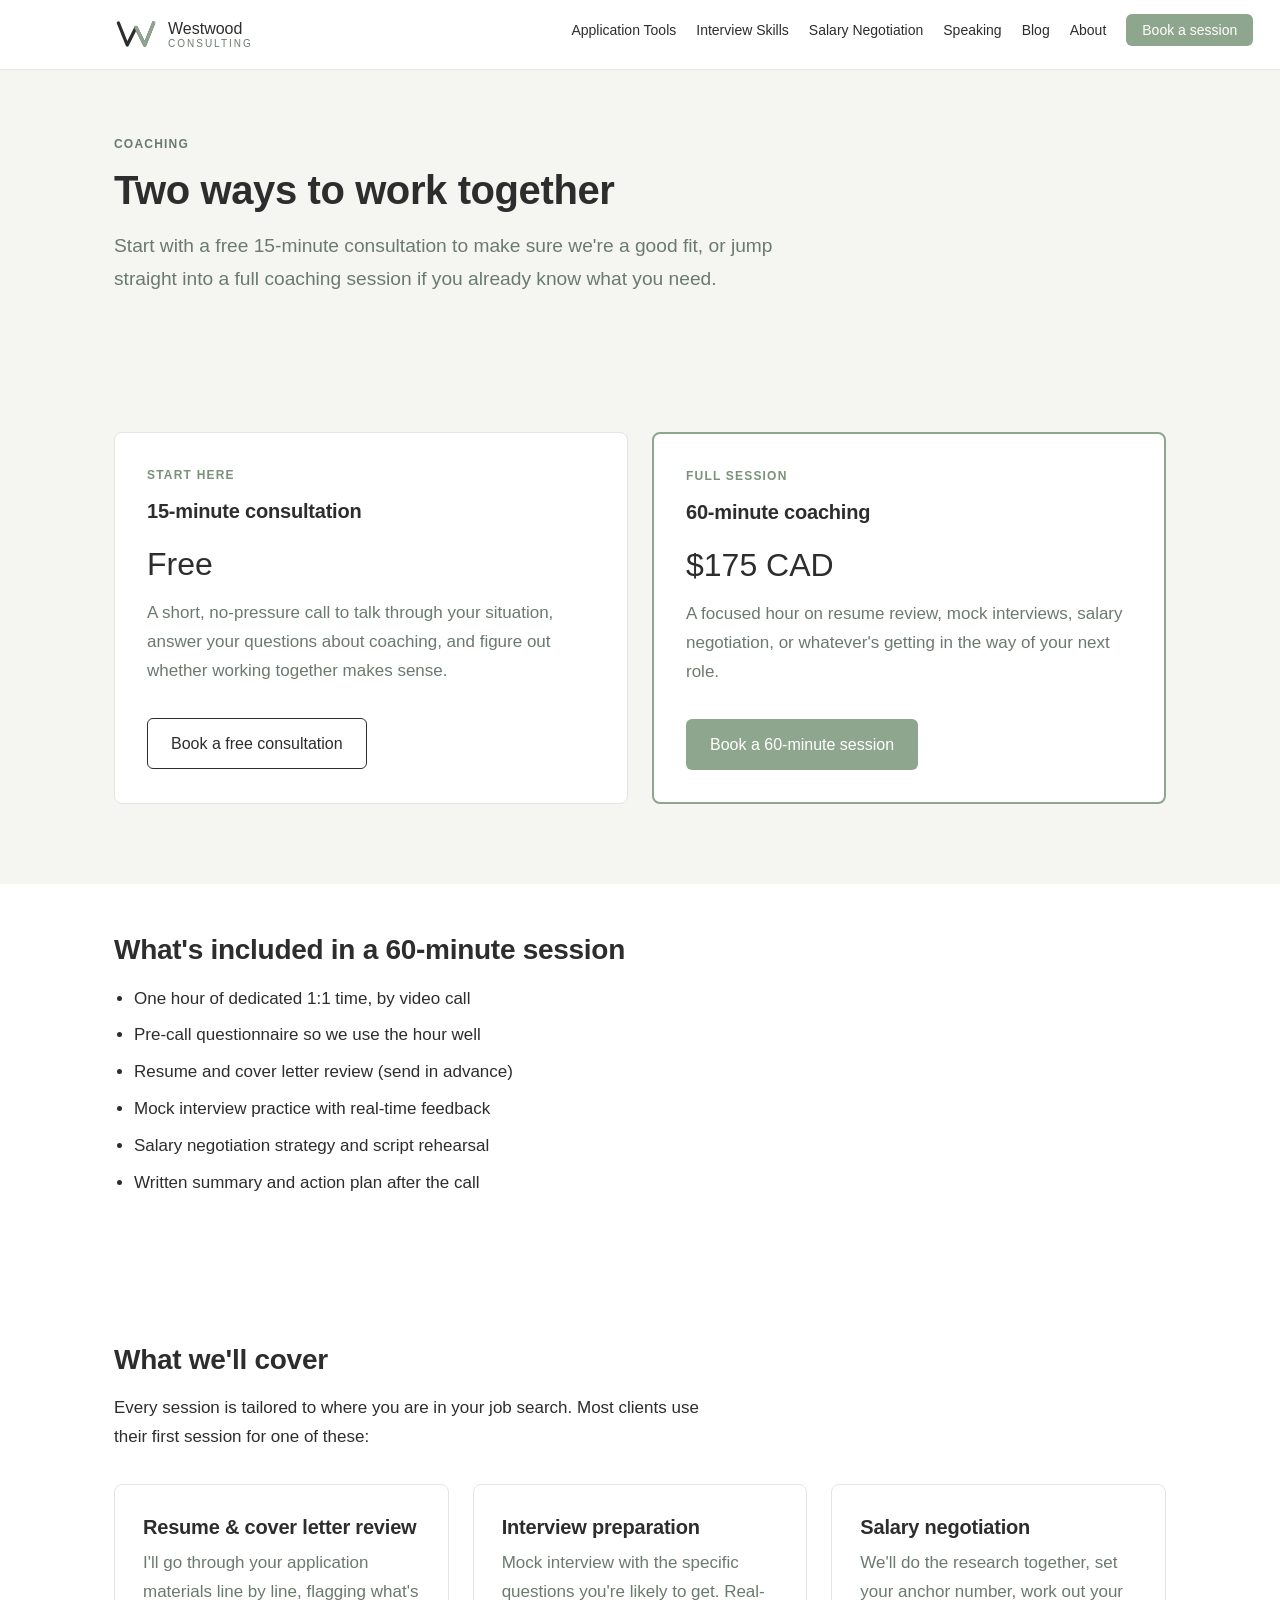
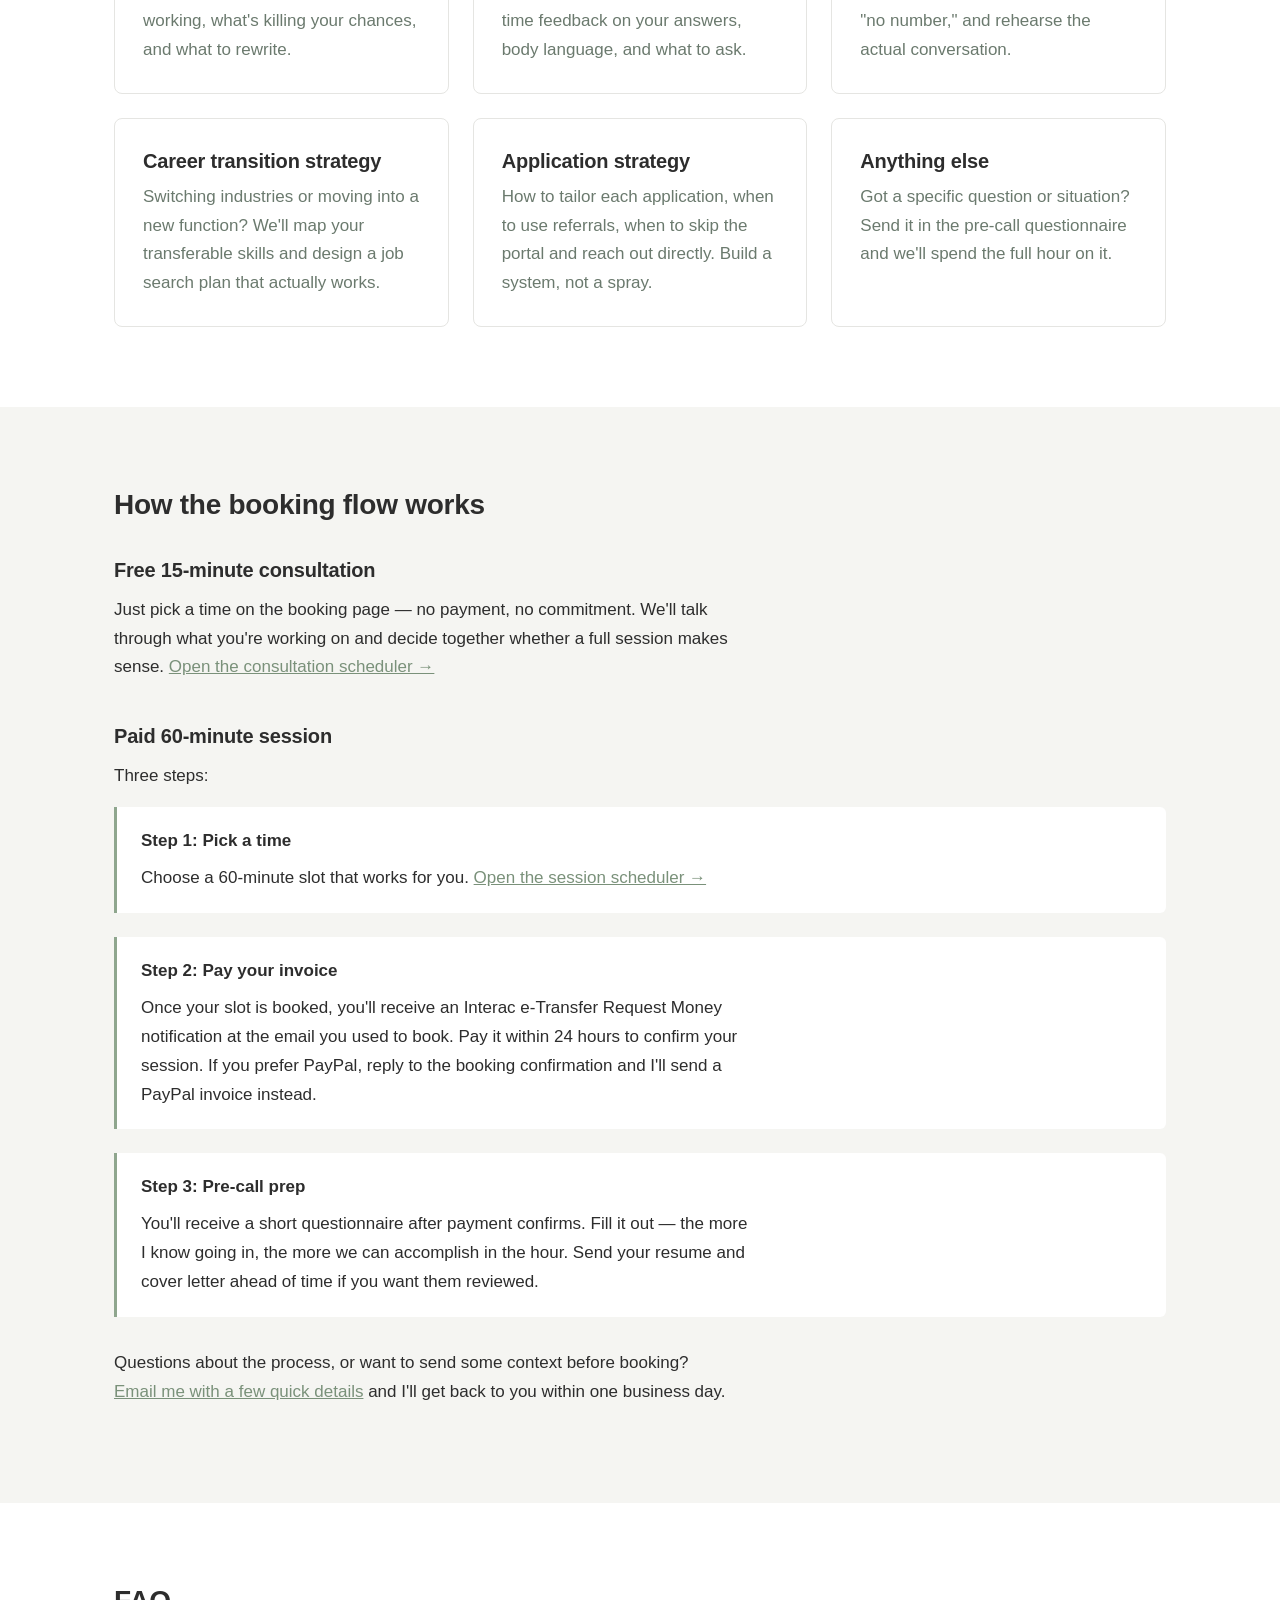
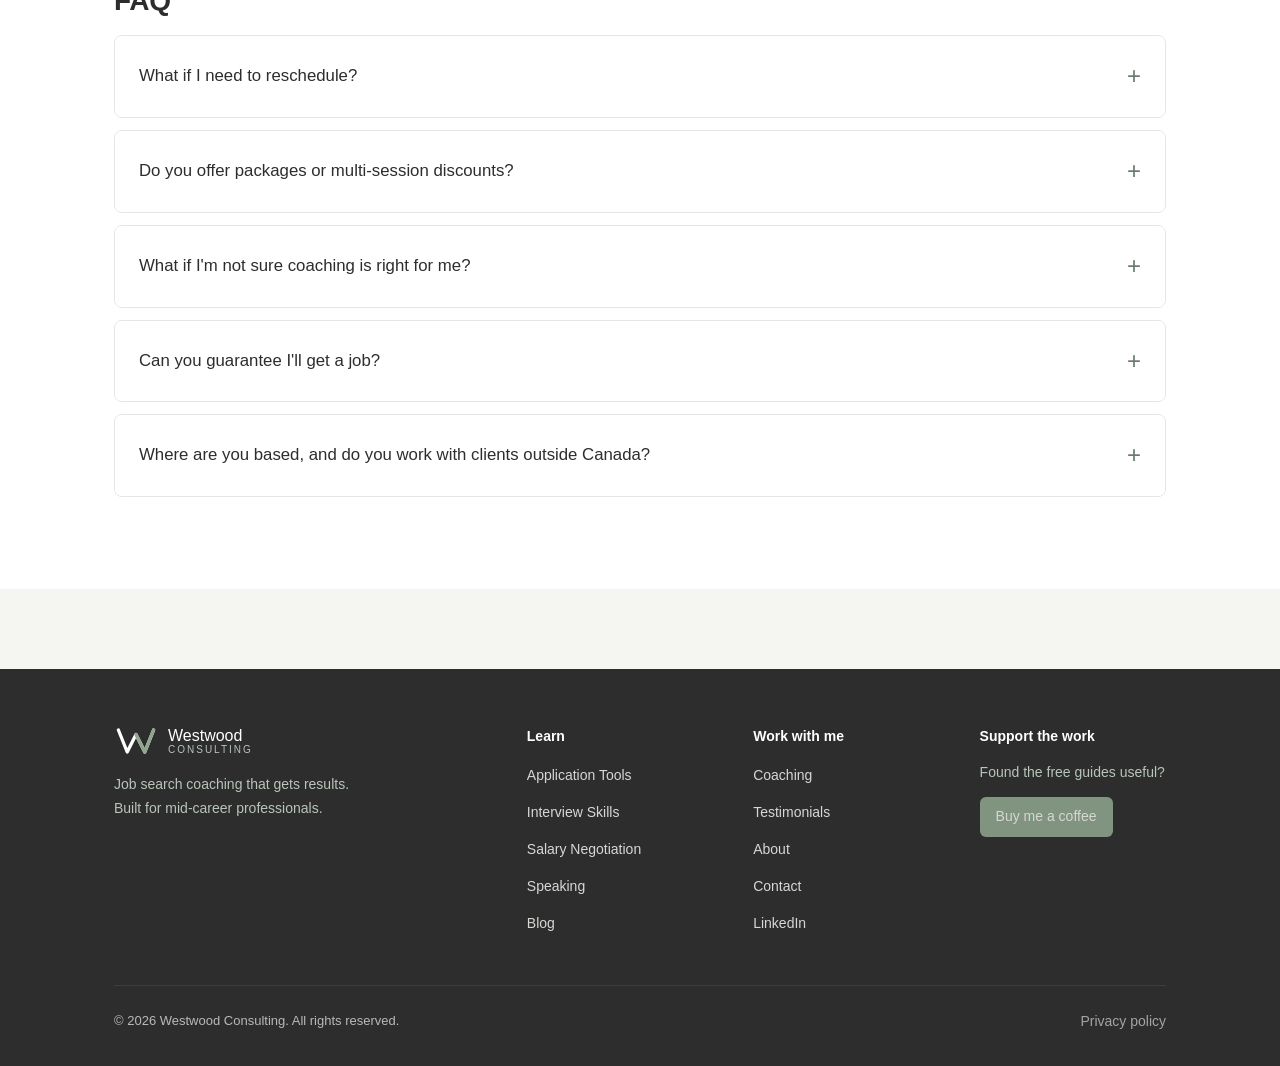
<file: coaching.html>
<!DOCTYPE html>
<html lang="en">
<head>
  <meta charset="UTF-8">
  <meta name="viewport" content="width=device-width, initial-scale=1.0">
  <title>Coaching — Westwood Consulting</title>
  <meta name="description" content="Book a 1:1 job search coaching session with Kevin Westwood. Resume review, mock interviews, salary negotiation strategy.">
  <link rel="icon" type="image/svg+xml" href="favicon.svg">
  <link rel="apple-touch-icon" href="favicon.svg">
  <meta property="og:type" content="website">
  <meta property="og:title" content="Book a Coaching Session — Westwood Consulting">
  <meta property="og:description" content="Start with a free 15-minute consultation or book a full 60-minute coaching session ($175 CAD).">
  <meta property="og:image" content="https://westwoodconsulting.ca/assets/images/kevin.jpg">
  <meta property="og:url" content="https://westwoodconsulting.ca/coaching.html">
  <meta name="twitter:card" content="summary_large_image">
  <link rel="stylesheet" href="styles.css">
  <!-- Google Analytics 4 -->
  <script async src="https://www.googletagmanager.com/gtag/js?id=G-Q8VDT1D6PJ"></script>
  <script>
    window.dataLayer = window.dataLayer || [];
    function gtag(){dataLayer.push(arguments);}
    gtag('js', new Date());
    gtag('config', 'G-Q8VDT1D6PJ');
  </script>
</head>
<body>

<header class="site-header">
  <nav class="nav">
    <a href="index.html" class="logo">
      <div class="logo-mark"><svg viewBox="0 0 40 28" xmlns="http://www.w3.org/2000/svg" aria-hidden="true"><path d="M4 4 L12 24 L20 8 L28 24 L36 4" stroke="currentColor" stroke-width="3" fill="none" stroke-linecap="round" stroke-linejoin="round"/><path d="M20 8 L28 24 L36 4" stroke="#8FA68E" stroke-width="3" fill="none" stroke-linecap="round" stroke-linejoin="round"/></svg></div>
      <div class="logo-text">
        <div class="logo-name">Westwood</div>
        <div class="logo-tag">CONSULTING</div>
      </div>
    </a>
    <ul class="nav-links">
      <li><a href="application-tools.html">Application Tools</a></li>
      <li><a href="interview-skills.html">Interview Skills</a></li>
      <li><a href="salary-negotiation.html">Salary Negotiation</a></li>
      <li><a href="speaking.html">Speaking</a></li>
      <li><a href="blog.html">Blog</a></li>
      <li><a href="about.html">About</a></li>
      <li><a href="coaching.html" class="nav-cta active">Book a session</a></li>
    </ul>
    <button class="nav-mobile-toggle" aria-label="Menu">☰</button>
  </nav>
</header>

<section style="padding-top: 64px; padding-bottom: 32px;">
  <div class="container">
    <span class="eyebrow">Coaching</span>
    <h1>Two ways to work together</h1>
    <p class="lead">Start with a free 15-minute consultation to make sure we're a good fit, or jump straight into a full coaching session if you already know what you need.</p>
  </div>
</section>

<section class="tight">
  <div class="container">
    <div class="compare">
      <div class="compare-card">
        <span class="eyebrow">Start here</span>
        <h3>15-minute consultation</h3>
        <div class="price" style="font-size: 2rem; margin: 8px 0;">Free</div>
        <p style="color: var(--slate);">A short, no-pressure call to talk through your situation, answer your questions about coaching, and figure out whether working together makes sense.</p>
        <a href="https://calendar.app.google/Y1b6zTNn6Ww7pJKy8" class="btn btn-secondary" style="display: inline-block; margin-top: 16px;">Book a free consultation</a>
      </div>
      <div class="compare-card" style="border: 2px solid var(--sage);">
        <span class="eyebrow">Full session</span>
        <h3>60-minute coaching</h3>
        <div class="price" style="font-size: 2rem; margin: 8px 0;">$175 <span class="price-unit">CAD</span></div>
        <p style="color: var(--slate);">A focused hour on resume review, mock interviews, salary negotiation, or whatever's getting in the way of your next role.</p>
        <a href="https://calendar.app.google/VsAxp8jy7YHEzVV28" class="btn btn-primary" style="display: inline-block; margin-top: 16px;">Book a 60-minute session</a>
      </div>
    </div>
  </div>
</section>

<section class="tight surface-white">
  <div class="container">
    <h2>What's included in a 60-minute session</h2>
    <ul style="margin-top: 16px;">
      <li>One hour of dedicated 1:1 time, by video call</li>
      <li>Pre-call questionnaire so we use the hour well</li>
      <li>Resume and cover letter review (send in advance)</li>
      <li>Mock interview practice with real-time feedback</li>
      <li>Salary negotiation strategy and script rehearsal</li>
      <li>Written summary and action plan after the call</li>
    </ul>
  </div>
</section>

<section class="surface-white">
  <div class="container">
    <h2>What we'll cover</h2>
    <p>Every session is tailored to where you are in your job search. Most clients use their first session for one of these:</p>
    <div class="grid-3" style="margin-top: 32px;">
      <div class="card">
        <h3>Resume & cover letter review</h3>
        <p>I'll go through your application materials line by line, flagging what's working, what's killing your chances, and what to rewrite.</p>
      </div>
      <div class="card">
        <h3>Interview preparation</h3>
        <p>Mock interview with the specific questions you're likely to get. Real-time feedback on your answers, body language, and what to ask.</p>
      </div>
      <div class="card">
        <h3>Salary negotiation</h3>
        <p>We'll do the research together, set your anchor number, work out your "no number," and rehearse the actual conversation.</p>
      </div>
      <div class="card">
        <h3>Career transition strategy</h3>
        <p>Switching industries or moving into a new function? We'll map your transferable skills and design a job search plan that actually works.</p>
      </div>
      <div class="card">
        <h3>Application strategy</h3>
        <p>How to tailor each application, when to use referrals, when to skip the portal and reach out directly. Build a system, not a spray.</p>
      </div>
      <div class="card">
        <h3>Anything else</h3>
        <p>Got a specific question or situation? Send it in the pre-call questionnaire and we'll spend the full hour on it.</p>
      </div>
    </div>
  </div>
</section>

<section id="book">
  <div class="container">
    <h2>How the booking flow works</h2>

    <h3 style="margin-top: 32px;">Free 15-minute consultation</h3>
    <p>Just pick a time on the booking page — no payment, no commitment. We'll talk through what you're working on and decide together whether a full session makes sense. <a href="https://calendar.app.google/Y1b6zTNn6Ww7pJKy8">Open the consultation scheduler →</a></p>

    <h3 style="margin-top: 40px;">Paid 60-minute session</h3>
    <p>Three steps:</p>

    <div class="callout" style="margin-top: 16px;">
      <span class="callout-title">Step 1: Pick a time</span>
      <p>Choose a 60-minute slot that works for you. <a href="https://calendar.app.google/VsAxp8jy7YHEzVV28">Open the session scheduler →</a></p>
    </div>

    <div class="callout">
      <span class="callout-title">Step 2: Pay your invoice</span>
      <p>Once your slot is booked, you'll receive an Interac e-Transfer Request Money notification at the email you used to book. Pay it within 24 hours to confirm your session. If you prefer PayPal, reply to the booking confirmation and I'll send a PayPal invoice instead.</p>
    </div>

    <div class="callout">
      <span class="callout-title">Step 3: Pre-call prep</span>
      <p>You'll receive a short questionnaire after payment confirms. Fill it out — the more I know going in, the more we can accomplish in the hour. Send your resume and cover letter ahead of time if you want them reviewed.</p>
    </div>

    <p style="margin-top: 32px;">Questions about the process, or want to send some context before booking? <a href="mailto:kwestwood186@gmail.com?subject=Coaching%20inquiry%20-%20pre-call%20intake&body=Hi%20Kevin%2C%0A%0AI%27d%20like%20to%20chat%20about%20coaching.%20Here%20are%20answers%20to%20your%20intake%20questions%3A%0A%0A1.%20Where%20I%20am%20in%20my%20job%20search%20%28actively%20applying%2C%20just%20starting%2C%20considering%20a%20pivot%2C%20etc.%29%3A%0A%0A%0A2.%20What%20I%20most%20want%20help%20with%20%28resume%2C%20interviews%2C%20negotiation%2C%20strategy%2C%20something%20else%29%3A%0A%0A%0A3.%20What%20success%20looks%20like%20for%20me%2090%20days%20from%20now%3A%0A%0A%0A4.%20Anything%20else%20you%20should%20know%20%28timeline%2C%20industry%2C%20constraints%29%3A%0A%0A%0AThanks%2C%0A">Email me with a few quick details</a> and I'll get back to you within one business day.</p>
  </div>
</section>

<section class="surface-white">
  <div class="container">
    <h2>FAQ</h2>
    <div class="qa-item">
      <div class="qa-question">What if I need to reschedule?</div>
      <div class="qa-answer">
        <p>No problem — let me know at least 24 hours before your session and we'll move it. Less than 24 hours notice forfeits the session fee, with one exception per client for emergencies.</p>
      </div>
    </div>
    <div class="qa-item">
      <div class="qa-question">Do you offer packages or multi-session discounts?</div>
      <div class="qa-answer">
        <p>Not yet — every session is currently a standalone 60-minute booking. If you want ongoing coaching across a multi-month job search, email me and we'll work something out.</p>
      </div>
    </div>
    <div class="qa-item">
      <div class="qa-question">What if I'm not sure coaching is right for me?</div>
      <div class="qa-answer">
        <p>Start with the free guides on this site. They cover the same frameworks I use in coaching. If you work through them and still feel stuck on something specific, that's exactly when coaching is most valuable.</p>
      </div>
    </div>
    <div class="qa-item">
      <div class="qa-question">Can you guarantee I'll get a job?</div>
      <div class="qa-answer">
        <p>No — and you should be suspicious of anyone who does. What I can do is dramatically improve the quality of your applications, your interview performance, and your negotiation outcomes. The rest is on you and the market.</p>
      </div>
    </div>
    <div class="qa-item">
      <div class="qa-question">Where are you based, and do you work with clients outside Canada?</div>
      <div class="qa-answer">
        <p>I'm based in Hamilton, Ontario. Sessions are by video call, so location doesn't matter — I work with clients across Canada and the U.S. The job search principles apply globally, but specific salary research and labour-market data will be tailored to your region.</p>
      </div>
    </div>
  </div>
</section>

<footer class="site-footer">
  <div class="container">
    <div class="footer-grid">
      <div>
        <div class="logo" style="margin-bottom: 16px;">
          <div class="logo-mark logo-mark-light"><svg viewBox="0 0 40 28" xmlns="http://www.w3.org/2000/svg" aria-hidden="true"><path d="M4 4 L12 24 L20 8 L28 24 L36 4" stroke="currentColor" stroke-width="3" fill="none" stroke-linecap="round" stroke-linejoin="round"/><path d="M20 8 L28 24 L36 4" stroke="#8FA68E" stroke-width="3" fill="none" stroke-linecap="round" stroke-linejoin="round"/></svg></div>
          <div class="logo-text">
            <div class="logo-name" style="color: white;">Westwood</div>
            <div class="logo-tag" style="color: #B8C5BA;">CONSULTING</div>
          </div>
        </div>
        <p style="color: #B8C5BA; font-size: 14px; max-width: 32ch;">Job search coaching that gets results. Built for mid-career professionals.</p>
      </div>
      <div>
        <h4>Learn</h4>
        <ul>
          <li><a href="application-tools.html">Application Tools</a></li>
          <li><a href="interview-skills.html">Interview Skills</a></li>
          <li><a href="salary-negotiation.html">Salary Negotiation</a></li>
          <li><a href="speaking.html">Speaking</a></li>
          <li><a href="blog.html">Blog</a></li>
        </ul>
      </div>
      <div>
        <h4>Work with me</h4>
        <ul>
          <li><a href="coaching.html">Coaching</a></li>
          <li><a href="testimonials.html">Testimonials</a></li>
          <li><a href="about.html">About</a></li>
          <li><a href="mailto:kwestwood186@gmail.com">Contact</a></li>
          <li><a href="https://www.linkedin.com/in/kevinwestwood86/" target="_blank" rel="noopener">LinkedIn</a></li>
        </ul>
      </div>
      <div>
        <h4>Support the work</h4>
        <p style="color: #B8C5BA; font-size: 14px; margin-bottom: 12px;">Found the free guides useful?</p>
        <a href="https://buymeacoffee.com/kwestwood186" target="_blank" rel="noopener" class="tip-jar">Buy me a coffee</a>
      </div>
    </div>
    <div class="footer-bottom">
      <span>© <span id="year"></span> Westwood Consulting. All rights reserved.</span>
      <span><a href="privacy.html" style="color: inherit;">Privacy policy</a></span>
    </div>
  </div>
</footer>

<script src="script.js"></script>
<script>document.getElementById("year").textContent = new Date().getFullYear();</script>

</body>
</html>
</file>
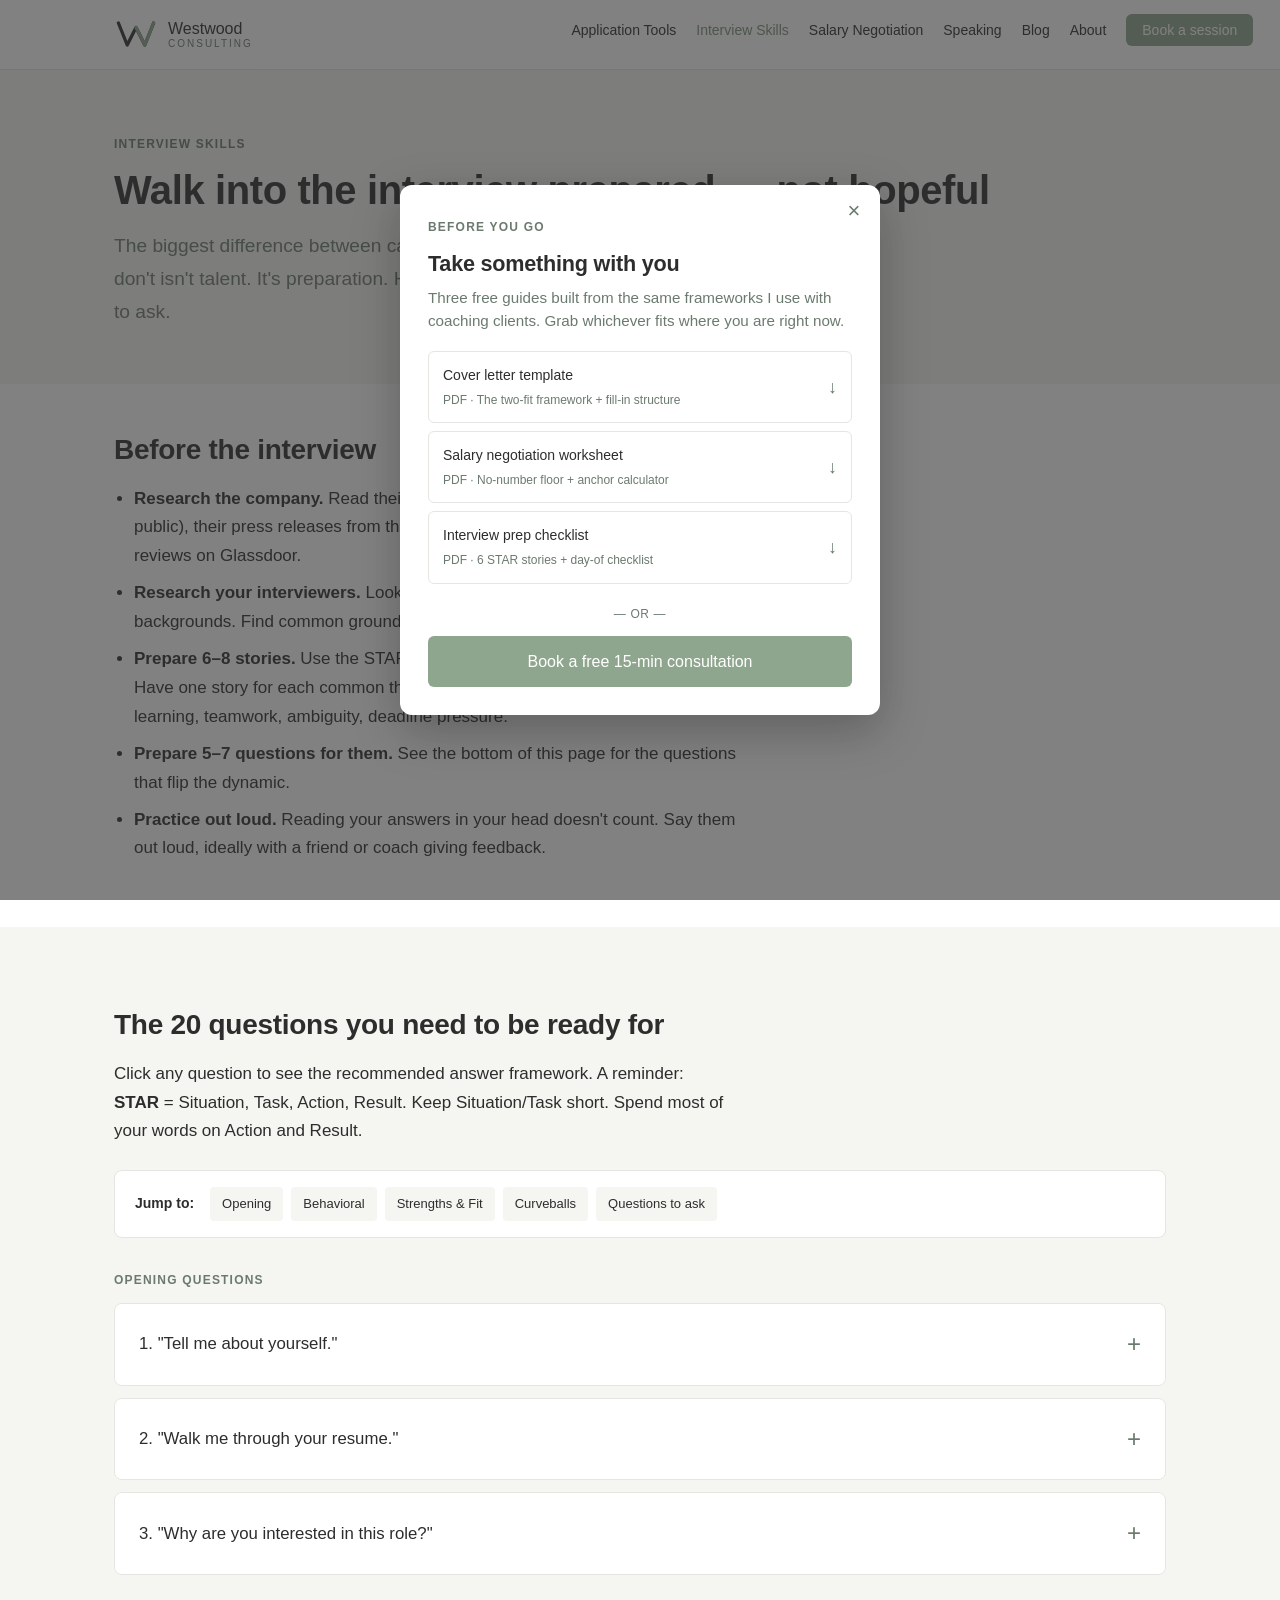
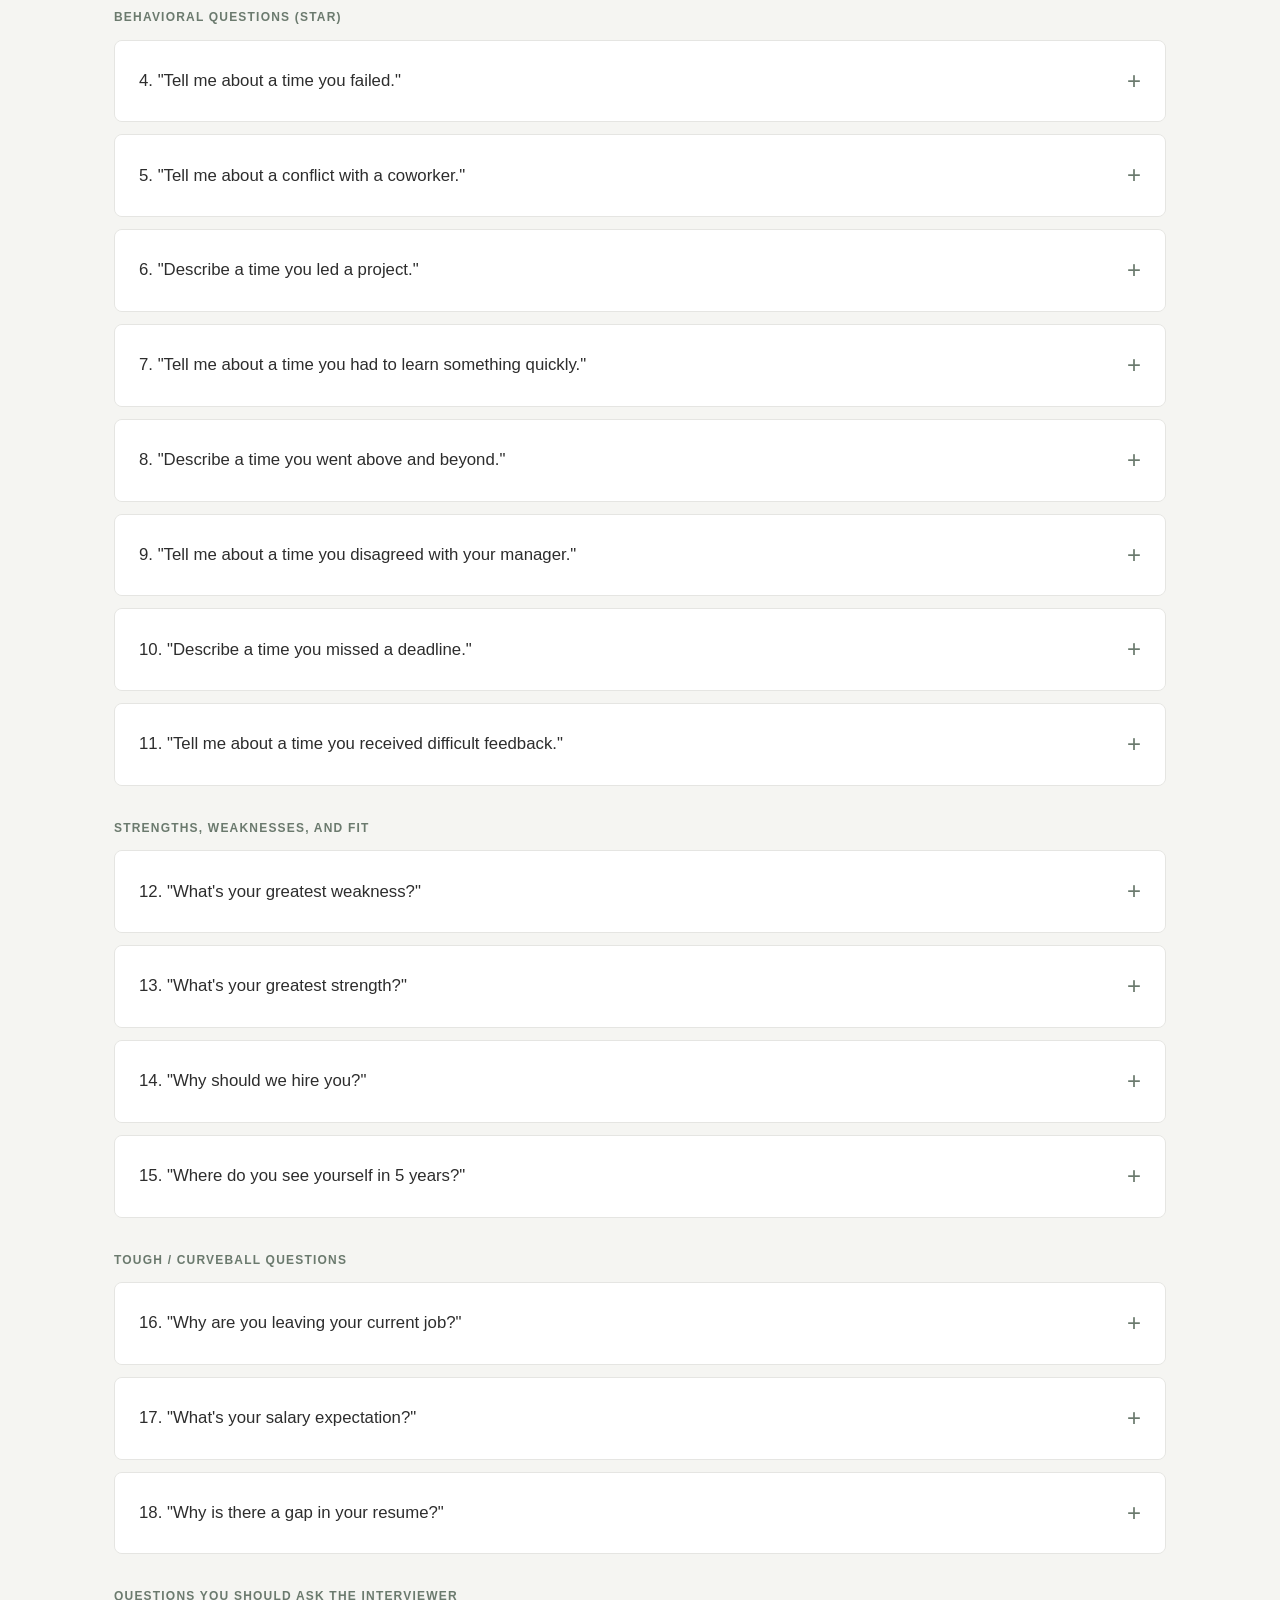
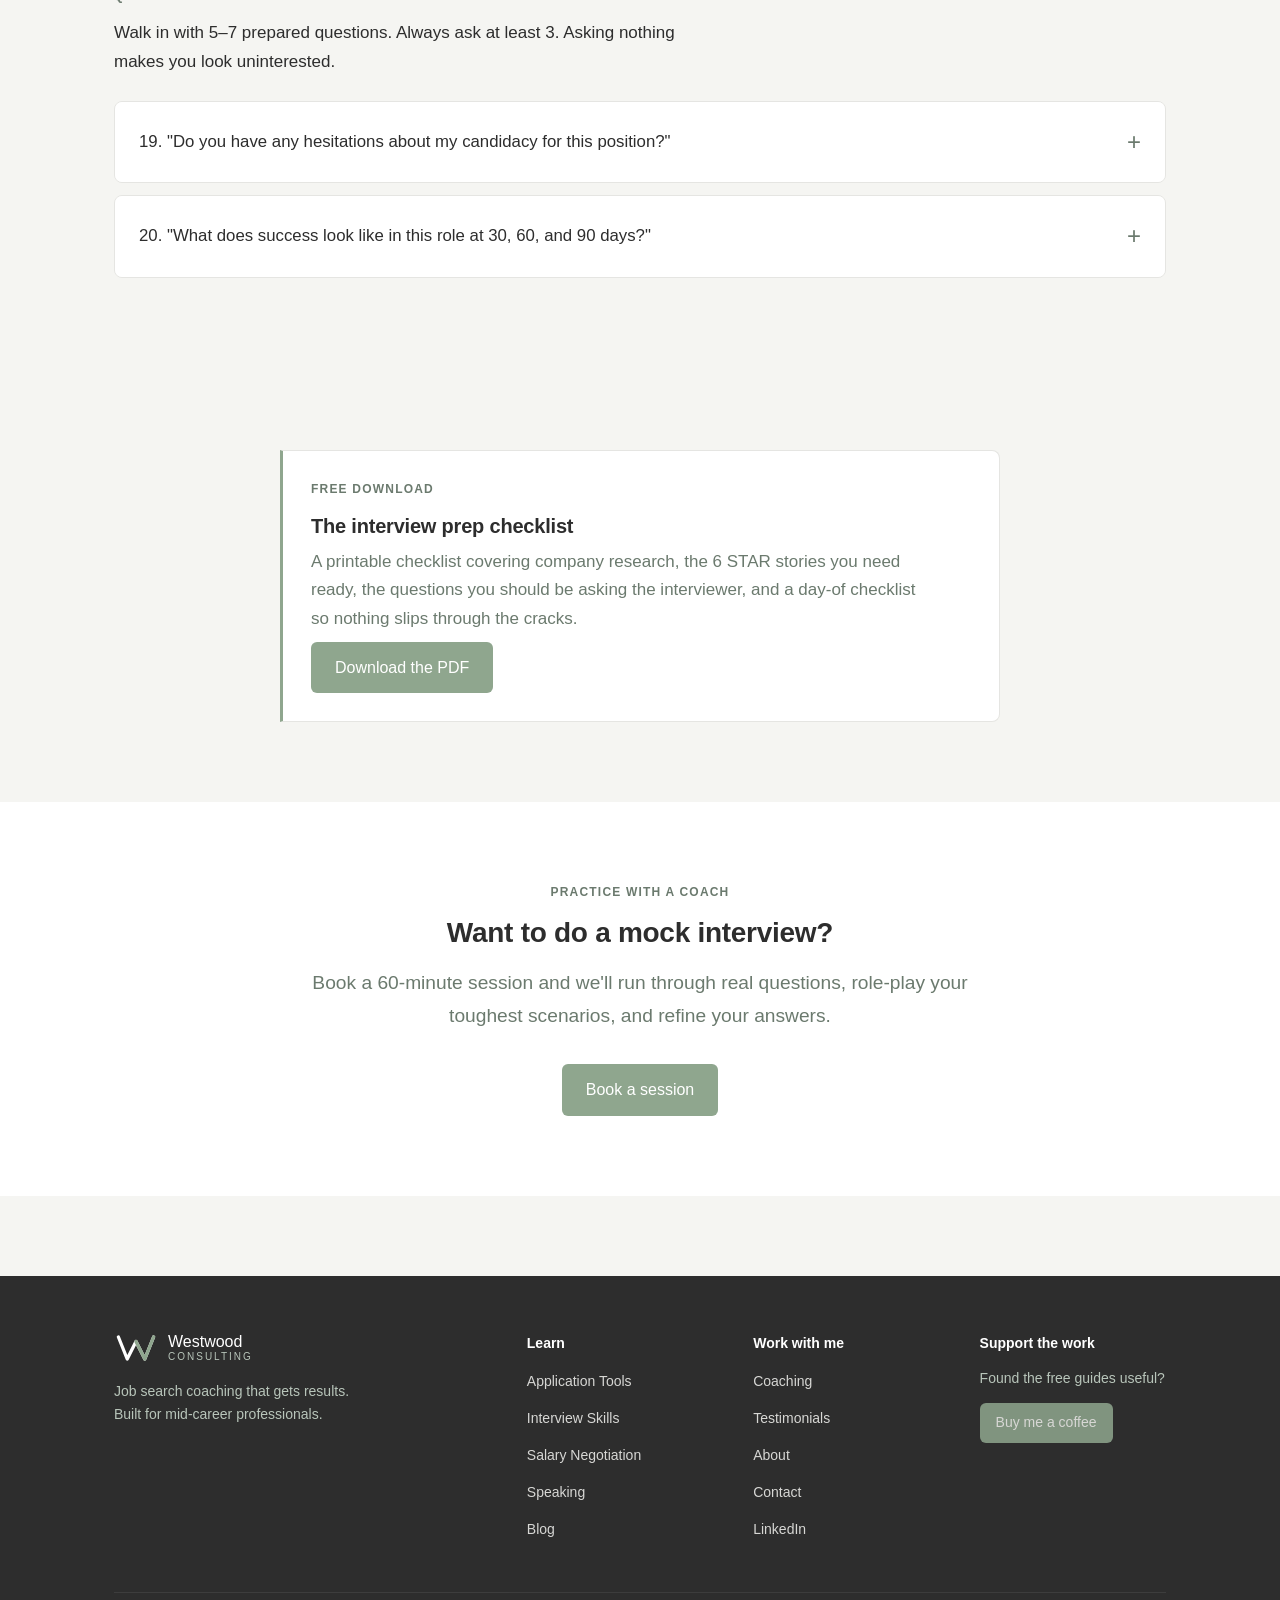
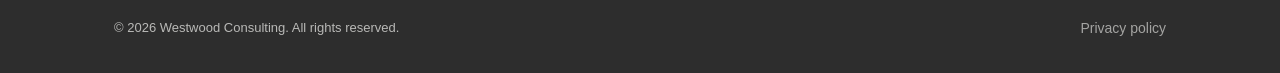
<file: interview-skills.html>
<!DOCTYPE html>
<html lang="en">
<head>
  <meta charset="UTF-8">
  <meta name="viewport" content="width=device-width, initial-scale=1.0">
  <title>Interview Skills — Westwood Consulting</title>
  <meta name="description" content="Interview preparation guide with 20 common questions, recommended answers, and the questions you should ask the interviewer.">
  <link rel="icon" type="image/svg+xml" href="favicon.svg">
  <link rel="apple-touch-icon" href="favicon.svg">
  <meta property="og:type" content="website">
  <meta property="og:title" content="Interview Skills — 20 Questions With Recommended Answers">
  <meta property="og:description" content="20 common interview questions with recommended answers, plus the questions you should be asking the interviewer.">
  <meta property="og:image" content="https://westwoodconsulting.ca/assets/images/kevin.jpg">
  <meta property="og:url" content="https://westwoodconsulting.ca/interview-skills.html">
  <meta name="twitter:card" content="summary_large_image">
  <link rel="stylesheet" href="styles.css">
  <!-- Google Analytics 4 -->
  <script async src="https://www.googletagmanager.com/gtag/js?id=G-Q8VDT1D6PJ"></script>
  <script>
    window.dataLayer = window.dataLayer || [];
    function gtag(){dataLayer.push(arguments);}
    gtag('js', new Date());
    gtag('config', 'G-Q8VDT1D6PJ');
  </script>
</head>
<body>

<header class="site-header">
  <nav class="nav">
    <a href="index.html" class="logo">
      <div class="logo-mark"><svg viewBox="0 0 40 28" xmlns="http://www.w3.org/2000/svg" aria-hidden="true"><path d="M4 4 L12 24 L20 8 L28 24 L36 4" stroke="currentColor" stroke-width="3" fill="none" stroke-linecap="round" stroke-linejoin="round"/><path d="M20 8 L28 24 L36 4" stroke="#8FA68E" stroke-width="3" fill="none" stroke-linecap="round" stroke-linejoin="round"/></svg></div>
      <div class="logo-text">
        <div class="logo-name">Westwood</div>
        <div class="logo-tag">CONSULTING</div>
      </div>
    </a>
    <ul class="nav-links">
      <li><a href="application-tools.html">Application Tools</a></li>
      <li><a href="interview-skills.html" class="active">Interview Skills</a></li>
      <li><a href="salary-negotiation.html">Salary Negotiation</a></li>
      <li><a href="speaking.html">Speaking</a></li>
      <li><a href="blog.html">Blog</a></li>
      <li><a href="about.html">About</a></li>
      <li><a href="coaching.html" class="nav-cta">Book a session</a></li>
    </ul>
    <button class="nav-mobile-toggle" aria-label="Menu">☰</button>
  </nav>
</header>

<section style="padding-top: 64px; padding-bottom: 32px;">
  <div class="container">
    <span class="eyebrow">Interview Skills</span>
    <h1>Walk into the interview prepared — not hopeful</h1>
    <p class="lead">The biggest difference between candidates who get offers and candidates who don't isn't talent. It's preparation. Here's how to prepare, what to expect, and what to ask.</p>
  </div>
</section>

<section class="tight surface-white">
  <div class="container">
    <h2>Before the interview</h2>
    <ul>
      <li><strong>Research the company.</strong> Read their website, their last two earnings reports (if public), their press releases from the last six months, and 5–10 recent employee reviews on Glassdoor.</li>
      <li><strong>Research your interviewers.</strong> Look them up on LinkedIn. Note their backgrounds. Find common ground if it exists.</li>
      <li><strong>Prepare 6–8 stories.</strong> Use the STAR format (Situation, Task, Action, Result). Have one story for each common theme: leadership, conflict, failure, success, learning, teamwork, ambiguity, deadline pressure.</li>
      <li><strong>Prepare 5–7 questions for them.</strong> See the bottom of this page for the questions that flip the dynamic.</li>
      <li><strong>Practice out loud.</strong> Reading your answers in your head doesn't count. Say them out loud, ideally with a friend or coach giving feedback.</li>
    </ul>
  </div>
</section>

<section>
  <div class="container">
    <h2>The 20 questions you need to be ready for</h2>
    <p>Click any question to see the recommended answer framework. A reminder: <strong>STAR</strong> = Situation, Task, Action, Result. Keep Situation/Task short. Spend most of your words on Action and Result.</p>

    <nav class="qa-toc" aria-label="Jump to question category">
      <span class="qa-toc-label">Jump to:</span>
      <a href="#opening">Opening</a>
      <a href="#behavioral">Behavioral</a>
      <a href="#strengths">Strengths & Fit</a>
      <a href="#curveball">Curveballs</a>
      <a href="#ask">Questions to ask</a>
    </nav>

    <div class="qa-category" id="opening">Opening questions</div>

    <div class="qa-item">
      <div class="qa-question">1. "Tell me about yourself."</div>
      <div class="qa-answer">
        <h4>Why they're asking</h4>
        <p>They want a 60–90 second story that frames why you're the right person for <em>this</em> role. They are not asking for your life story.</p>
        <h4>Framework</h4>
        <p>Present → Past → Future. Where you are now (1 sentence), the 1–2 experiences that got you here (2–3 sentences), what you're looking for next and why this role fits (1–2 sentences).</p>
        <h4>Sample answer</h4>
        <p>"I'm currently an operations manager at [Company], where I lead a team of eight and own our weekly throughput metrics. Before that, I spent four years in logistics, which is where I learned how to run lean processes under pressure. I'm looking for a role where I can take what I've learned about systems and apply it at a larger scale — which is what drew me to this position at [Company]."</p>
        <h4>Don't</h4>
        <p>Start with where you were born. Don't list every job. Don't ramble past 90 seconds.</p>
      </div>
    </div>

    <div class="qa-item">
      <div class="qa-question">2. "Walk me through your resume."</div>
      <div class="qa-answer">
        <h4>Why they're asking</h4>
        <p>They want the connective tissue between roles — why you moved each time, what you learned.</p>
        <h4>Framework</h4>
        <p>Chronological, but lead with <em>why</em> you took each role and <em>what you accomplished</em>, not the job description. Each role: 2 sentences max.</p>
        <h4>Sample answer</h4>
        <p>"I started in customer service at [Company A] because I wanted to learn how a business actually works from the customer's side. After two years, I moved into operations because I saw how much waste there was in how we handled tickets — and I wanted to fix it. That led me to my current role, where I now own the entire workflow."</p>
        <h4>Don't</h4>
        <p>Read your resume out loud. They have it.</p>
      </div>
    </div>

    <div class="qa-item">
      <div class="qa-question">3. "Why are you interested in this role?"</div>
      <div class="qa-answer">
        <h4>Why they're asking</h4>
        <p>They want to know if you applied to 200 jobs or you actually thought about <em>theirs</em>.</p>
        <h4>Framework</h4>
        <p>Connect a specific thing about the company (mission, product, recent news) to a specific thing about your goals or background.</p>
        <h4>Sample answer</h4>
        <p>"Two reasons. First, I've been a customer of [Company] for three years and I've watched you grow — what stood out to me was [specific thing]. Second, the part of this role focused on [specific responsibility] is exactly the work I want to spend the next phase of my career on, because [reason]."</p>
        <h4>Don't</h4>
        <p>Say "it's a great company" or "I want to grow." Generic answers signal you didn't do the work.</p>
      </div>
    </div>

    <div class="qa-category" id="behavioral">Behavioral questions (STAR)</div>

    <div class="qa-item">
      <div class="qa-question">4. "Tell me about a time you failed."</div>
      <div class="qa-answer">
        <h4>Why they're asking</h4>
        <p>They want to see self-awareness and learning, not perfection.</p>
        <h4>Framework</h4>
        <p>Pick a real failure that was <em>yours</em>. Spend 70% of the answer on what you learned and changed afterward.</p>
        <h4>Sample answer</h4>
        <p>"Early in my role at [Company], I launched a process change without consulting the floor staff first. It improved metrics on paper but created a bottleneck I hadn't seen because I didn't talk to the people doing the work. Within two weeks, throughput dropped. I rolled it back, ran small group conversations with every shift, and re-launched a version that worked. Since then, I never roll out a process change without first walking the floor with the people it affects."</p>
        <h4>Don't</h4>
        <p>Use a fake-failure like "I work too hard." Don't blame others.</p>
      </div>
    </div>

    <div class="qa-item">
      <div class="qa-question">5. "Tell me about a conflict with a coworker."</div>
      <div class="qa-answer">
        <h4>Why they're asking</h4>
        <p>Every workplace has conflict. They want to see you handle it like an adult.</p>
        <h4>Framework</h4>
        <p>Focus on the resolution, not the drama. What the disagreement was about, how you approached the person, what you both agreed to.</p>
        <h4>Sample answer</h4>
        <p>"A peer and I disagreed about how to prioritize incoming requests — they wanted first-come-first-served, I wanted a triage system. Instead of going to our manager, I asked them to grab coffee, and I came in genuinely curious about why they preferred their approach. It turned out they'd been burned by a previous system that felt arbitrary. We ended up co-designing a triage rubric. We've used it for two years."</p>
        <h4>Don't</h4>
        <p>Pick a conflict where the other person was the villain.</p>
      </div>
    </div>

    <div class="qa-item">
      <div class="qa-question">6. "Describe a time you led a project."</div>
      <div class="qa-answer">
        <h4>Why they're asking</h4>
        <p>They want to see initiative, planning, and the ability to get others to follow you.</p>
        <h4>Framework</h4>
        <p>STAR. Be specific about what you <em>did</em>, not what the team did. Use "I" more than "we."</p>
        <h4>Sample answer</h4>
        <p>"We needed to migrate our scheduling system off an old tool that was costing us $40K a year. I volunteered to lead it. I scoped the project into three phases, brought in stakeholders from each affected team, and ran a weekly 15-minute sync. We finished in 11 weeks, two weeks ahead of plan, and cut our scheduling errors by about 30%."</p>
        <h4>Don't</h4>
        <p>Pick a project so small it doesn't matter. Don't take credit for work that wasn't yours.</p>
      </div>
    </div>

    <div class="qa-item">
      <div class="qa-question">7. "Tell me about a time you had to learn something quickly."</div>
      <div class="qa-answer">
        <h4>Why they're asking</h4>
        <p>They're testing how you handle being out of your depth.</p>
        <h4>Framework</h4>
        <p>Show your learning method, not just the result.</p>
        <h4>Sample answer</h4>
        <p>"When I took over operations, I had no background in inventory management. I gave myself two weeks. The first week, I shadowed every role on the floor for half a day each. The second week, I read two books recommended by an industry peer, and I shadowed our best-performing team's stand-ups. By week three, I could speak the language well enough to start asking the right questions. Six months in, I'd cut our missed-shipment rate by half."</p>
        <h4>Don't</h4>
        <p>Pretend you learned everything overnight. The honesty about the process is what makes it credible.</p>
      </div>
    </div>

    <div class="qa-item">
      <div class="qa-question">8. "Describe a time you went above and beyond."</div>
      <div class="qa-answer">
        <h4>Why they're asking</h4>
        <p>They want to see your default work ethic — and whether you measure your work by hours or impact.</p>
        <h4>Framework</h4>
        <p>Pick a moment where you <em>chose</em> to do more than your job description, and the result mattered.</p>
        <h4>Sample answer</h4>
        <p>"We had a customer escalation on a Friday afternoon that wasn't in my queue. The customer was a long-term account at risk of leaving. I stayed late, called them directly, found out the real issue was a billing error on our side, and got finance to issue a credit before end of day. We kept the account. I wasn't asked to do this — I just knew it mattered."</p>
        <h4>Don't</h4>
        <p>Use "I work weekends" as your example. That's a red flag for burnout, not a strength.</p>
      </div>
    </div>

    <div class="qa-item">
      <div class="qa-question">9. "Tell me about a time you disagreed with your manager."</div>
      <div class="qa-answer">
        <h4>Why they're asking</h4>
        <p>They want to know if you push back when needed but can disagree <em>professionally</em>.</p>
        <h4>Framework</h4>
        <p>Disagreement → respectful conversation → outcome. The outcome can be either: you persuaded them, or they made the call and you supported it fully.</p>
        <h4>Sample answer</h4>
        <p>"My manager wanted to roll out a new shift schedule across all teams in one week. I thought we needed a pilot first because the last time we rushed a change, we lost three people. I asked for 20 minutes, laid out my concerns and the data, and proposed a two-week pilot with one team. He agreed. The pilot surfaced two issues we'd never have caught at scale, and the full rollout went smoothly."</p>
        <h4>Don't</h4>
        <p>Frame it as "my manager was wrong." Frame it as "we had different perspectives and worked through it."</p>
      </div>
    </div>

    <div class="qa-item">
      <div class="qa-question">10. "Describe a time you missed a deadline."</div>
      <div class="qa-answer">
        <h4>Why they're asking</h4>
        <p>They want accountability and learning.</p>
        <h4>Framework</h4>
        <p>Own it. Explain what happened, what you did <em>the moment you realized you'd miss it</em>, and what changed afterward.</p>
        <h4>Sample answer</h4>
        <p>"I committed to a process audit deliverable in four weeks. By week two, I realized I'd underestimated the data-gathering phase by about a week. As soon as I knew, I told my manager — with two weeks to spare — and we agreed on a revised date. I delivered on the revised date and started building in a 20% time buffer on every project since."</p>
        <h4>Don't</h4>
        <p>Blame external factors. Don't pretend you've never missed one.</p>
      </div>
    </div>

    <div class="qa-item">
      <div class="qa-question">11. "Tell me about a time you received difficult feedback."</div>
      <div class="qa-answer">
        <h4>Why they're asking</h4>
        <p>They want emotional maturity and growth, not defensiveness.</p>
        <h4>Framework</h4>
        <p>Specific feedback → your initial reaction (honesty matters here) → what you did with it → what changed.</p>
        <h4>Sample answer</h4>
        <p>"In a 360 review, several reports said I gave them too little context when I delegated. My first reaction was defensiveness — I thought I was empowering them by not micromanaging. After I sat with it, I realized 'no context' isn't empowerment, it's abandonment. I started writing a short 'what good looks like' note for every delegated task. The next review, that score went up significantly."</p>
        <h4>Don't</h4>
        <p>Pick feedback that's actually a humble-brag.</p>
      </div>
    </div>

    <div class="qa-category" id="strengths">Strengths, weaknesses, and fit</div>

    <div class="qa-item">
      <div class="qa-question">12. "What's your greatest weakness?"</div>
      <div class="qa-answer">
        <h4>Framework</h4>
        <p>Pick a real, non-dealbreaking weakness. Show what you're doing about it.</p>
        <h4>Sample answer</h4>
        <p>"I tend to push too hard on details when a project is 95% done. I've had to learn that 'shipped and good' beats 'unshipped and perfect.' I've gotten better by setting a hard time-box on final polish and asking a peer to gut-check whether more refinement actually improves the outcome."</p>
        <h4>Don't</h4>
        <p>Say "I'm a perfectionist," "I work too hard," or "I care too much."</p>
      </div>
    </div>

    <div class="qa-item">
      <div class="qa-question">13. "What's your greatest strength?"</div>
      <div class="qa-answer">
        <h4>Framework</h4>
        <p>Pick a strength that maps directly to the job. Back it up with a one-sentence example.</p>
        <h4>Sample answer</h4>
        <p>"My strongest skill is building processes that scale. At [Company], I took a manual workflow that broke every time we grew — and rebuilt it into a system that handled 3x the volume with the same headcount. The reason I'm good at this is I treat process design like product design: who's the user, what's their job to be done, what's the simplest thing that works."</p>
        <h4>Don't</h4>
        <p>Say "I'm a team player" or "I'm a hard worker."</p>
      </div>
    </div>

    <div class="qa-item">
      <div class="qa-question">14. "Why should we hire you?"</div>
      <div class="qa-answer">
        <h4>Framework</h4>
        <p>3 specific reasons. Map each to something in the job description.</p>
        <h4>Sample answer</h4>
        <p>"Three reasons. First, the part of this role that requires [specific skill] — I've done that exact work for five years. Second, I've worked in companies at your stage before and I know what scales and what breaks. Third, I'm at a point in my career where I'm not job-hopping — I want to settle into a role and build something."</p>
        <h4>Don't</h4>
        <p>Say "I'm passionate" or "I'm a quick learner."</p>
      </div>
    </div>

    <div class="qa-item">
      <div class="qa-question">15. "Where do you see yourself in 5 years?"</div>
      <div class="qa-answer">
        <h4>Framework</h4>
        <p>Direction over destination. Talk about the <em>kind</em> of work you want to be doing.</p>
        <h4>Sample answer</h4>
        <p>"In five years, I want to be leading a larger operations team — probably 20–30 people — at a company where my work directly affects the customer experience. I'm not someone who maps out 'I want to be VP by 33.' I'd rather get deep at one or two companies and build real expertise."</p>
        <h4>Don't</h4>
        <p>Say "in your job" (creepy) or "I haven't thought about it" (lazy).</p>
      </div>
    </div>

    <div class="qa-category" id="curveball">Tough / curveball questions</div>

    <div class="qa-item">
      <div class="qa-question">16. "Why are you leaving your current job?"</div>
      <div class="qa-answer">
        <h4>Framework</h4>
        <p>Always frame as "running toward," not "running from." Be honest without trashing your current employer.</p>
        <h4>Sample answer</h4>
        <p>"I've gotten what I came for in my current role — I built the team, fixed the process gaps, and the work is now running smoothly. The next set of problems I want to solve are at a different scale, and my current company isn't growing into them in the timeline I'd want."</p>
        <h4>Don't</h4>
        <p>Say "my boss is terrible." Even if it's true.</p>
      </div>
    </div>

    <div class="qa-item">
      <div class="qa-question">17. "What's your salary expectation?"</div>
      <div class="qa-answer">
        <h4>Framework</h4>
        <p>Give a specific number based on research — not a range. If pushed earlier than you'd like, deflect once: "I'd like to understand the role better before I name a number." If they push again, give your number.</p>
        <h4>Sample answer</h4>
        <p>"Based on what I've researched for roles at this level in this region — and my eight years of experience — I'm looking for $XX,XXX. I'm open to discussing the full package, but that's my anchor."</p>
        <h4>Don't</h4>
        <p>Give a range. Don't say "I'm flexible." Don't ask "what's the budget?" first.</p>
        <p><a href="salary-negotiation.html">Read the full salary negotiation guide →</a></p>
      </div>
    </div>

    <div class="qa-item">
      <div class="qa-question">18. "Why is there a gap in your resume?"</div>
      <div class="qa-answer">
        <h4>Framework</h4>
        <p>State the reason in one sentence. State what you did during the time in one sentence. Pivot back to why you're ready now.</p>
        <h4>Sample answer (gap)</h4>
        <p>"I took a year off to care for a family member. During that time, I kept my skills sharp by [taking a course / consulting / volunteering]. I'm fully ready to come back and excited to do it in a role like this one."</p>
        <h4>Sample answer (layoff)</h4>
        <p>"My company restructured and eliminated my whole team. It wasn't related to performance — I have references from my manager who can confirm that. Since then, I've been [specific thing], and I'm now looking for the right next role."</p>
        <h4>Don't</h4>
        <p>Apologize. Don't over-explain.</p>
      </div>
    </div>

    <div class="qa-category" id="ask">Questions YOU should ask the interviewer</div>

    <p style="margin-bottom: 24px;">Walk in with 5–7 prepared questions. Always ask at least 3. Asking nothing makes you look uninterested.</p>

    <div class="qa-item">
      <div class="qa-question">19. "Do you have any hesitations about my candidacy for this position?"</div>
      <div class="qa-answer">
        <h4>Why this is powerful</h4>
        <p>This question does three things at once:</p>
        <ol>
          <li>It surfaces objections so you can address them <em>in the room</em>, not after the interview when it's too late.</li>
          <li>It signals confidence — most candidates are too scared to ask.</li>
          <li>It gives the interviewer permission to be honest, which builds trust.</li>
        </ol>
        <h4>When to ask</h4>
        <p>Near the end of the interview, after rapport is built.</p>
        <h4>How to handle the response</h4>
        <p>If they name a concern, don't get defensive. Say "That's fair — let me address that" and provide a concrete example. If they say "no hesitations," you've ended on a strong note.</p>
      </div>
    </div>

    <div class="qa-item">
      <div class="qa-question">20. "What does success look like in this role at 30, 60, and 90 days?"</div>
      <div class="qa-answer">
        <h4>Why this is powerful</h4>
        <p>It shifts you from candidate to "future employee." It also surfaces whether the hiring manager has actually thought about onboarding.</p>
        <h4>How to handle the response</h4>
        <p>Take notes. If you get the job, this is your roadmap for the first quarter. If their answer is vague ("just get up to speed"), that's a flag — they may not have a clear plan for you.</p>
        <h4>Bonus questions for your back pocket</h4>
        <ul>
          <li>"What's the biggest challenge facing the team right now?"</li>
          <li>"How would you describe your management style?"</li>
          <li>"What separates someone who's good in this role from someone who's great?"</li>
          <li>"What do you wish someone had told you before you joined?"</li>
        </ul>
      </div>
    </div>

  </div>
</section>

<section>
  <div class="container">
    <div class="card" style="border-left: 3px solid var(--sage); border-radius: 0 8px 8px 0; max-width: 720px; margin: 0 auto;">
      <span class="eyebrow">Free download</span>
      <h3>The interview prep checklist</h3>
      <p style="color: var(--slate);">A printable checklist covering company research, the 6 STAR stories you need ready, the questions you should be asking the interviewer, and a day-of checklist so nothing slips through the cracks.</p>
      <a href="assets/downloads/westwood-interview-prep-checklist.pdf" download class="btn btn-primary" style="margin-top: 8px;">Download the PDF</a>
    </div>
  </div>
</section>

<section class="surface-white">
  <div class="container" style="text-align: center;">
    <span class="eyebrow">Practice with a coach</span>
    <h2>Want to do a mock interview?</h2>
    <p class="lead" style="margin: 0 auto 32px;">Book a 60-minute session and we'll run through real questions, role-play your toughest scenarios, and refine your answers.</p>
    <a href="coaching.html" class="btn btn-primary">Book a session</a>
  </div>
</section>

<footer class="site-footer">
  <div class="container">
    <div class="footer-grid">
      <div>
        <div class="logo" style="margin-bottom: 16px;">
          <div class="logo-mark logo-mark-light"><svg viewBox="0 0 40 28" xmlns="http://www.w3.org/2000/svg" aria-hidden="true"><path d="M4 4 L12 24 L20 8 L28 24 L36 4" stroke="currentColor" stroke-width="3" fill="none" stroke-linecap="round" stroke-linejoin="round"/><path d="M20 8 L28 24 L36 4" stroke="#8FA68E" stroke-width="3" fill="none" stroke-linecap="round" stroke-linejoin="round"/></svg></div>
          <div class="logo-text">
            <div class="logo-name" style="color: white;">Westwood</div>
            <div class="logo-tag" style="color: #B8C5BA;">CONSULTING</div>
          </div>
        </div>
        <p style="color: #B8C5BA; font-size: 14px; max-width: 32ch;">Job search coaching that gets results. Built for mid-career professionals.</p>
      </div>
      <div>
        <h4>Learn</h4>
        <ul>
          <li><a href="application-tools.html">Application Tools</a></li>
          <li><a href="interview-skills.html">Interview Skills</a></li>
          <li><a href="salary-negotiation.html">Salary Negotiation</a></li>
          <li><a href="speaking.html">Speaking</a></li>
          <li><a href="blog.html">Blog</a></li>
        </ul>
      </div>
      <div>
        <h4>Work with me</h4>
        <ul>
          <li><a href="coaching.html">Coaching</a></li>
          <li><a href="testimonials.html">Testimonials</a></li>
          <li><a href="about.html">About</a></li>
          <li><a href="mailto:kwestwood186@gmail.com">Contact</a></li>
          <li><a href="https://www.linkedin.com/in/kevinwestwood86/" target="_blank" rel="noopener">LinkedIn</a></li>
        </ul>
      </div>
      <div>
        <h4>Support the work</h4>
        <p style="color: #B8C5BA; font-size: 14px; margin-bottom: 12px;">Found the free guides useful?</p>
        <a href="https://buymeacoffee.com/kwestwood186" target="_blank" rel="noopener" class="tip-jar">Buy me a coffee</a>
      </div>
    </div>
    <div class="footer-bottom">
      <span>© <span id="year"></span> Westwood Consulting. All rights reserved.</span>
      <span><a href="privacy.html" style="color: inherit;">Privacy policy</a></span>
    </div>
  </div>
</footer>

<script src="script.js"></script>
<script>document.getElementById("year").textContent = new Date().getFullYear();</script>

</body>
</html>
</file>
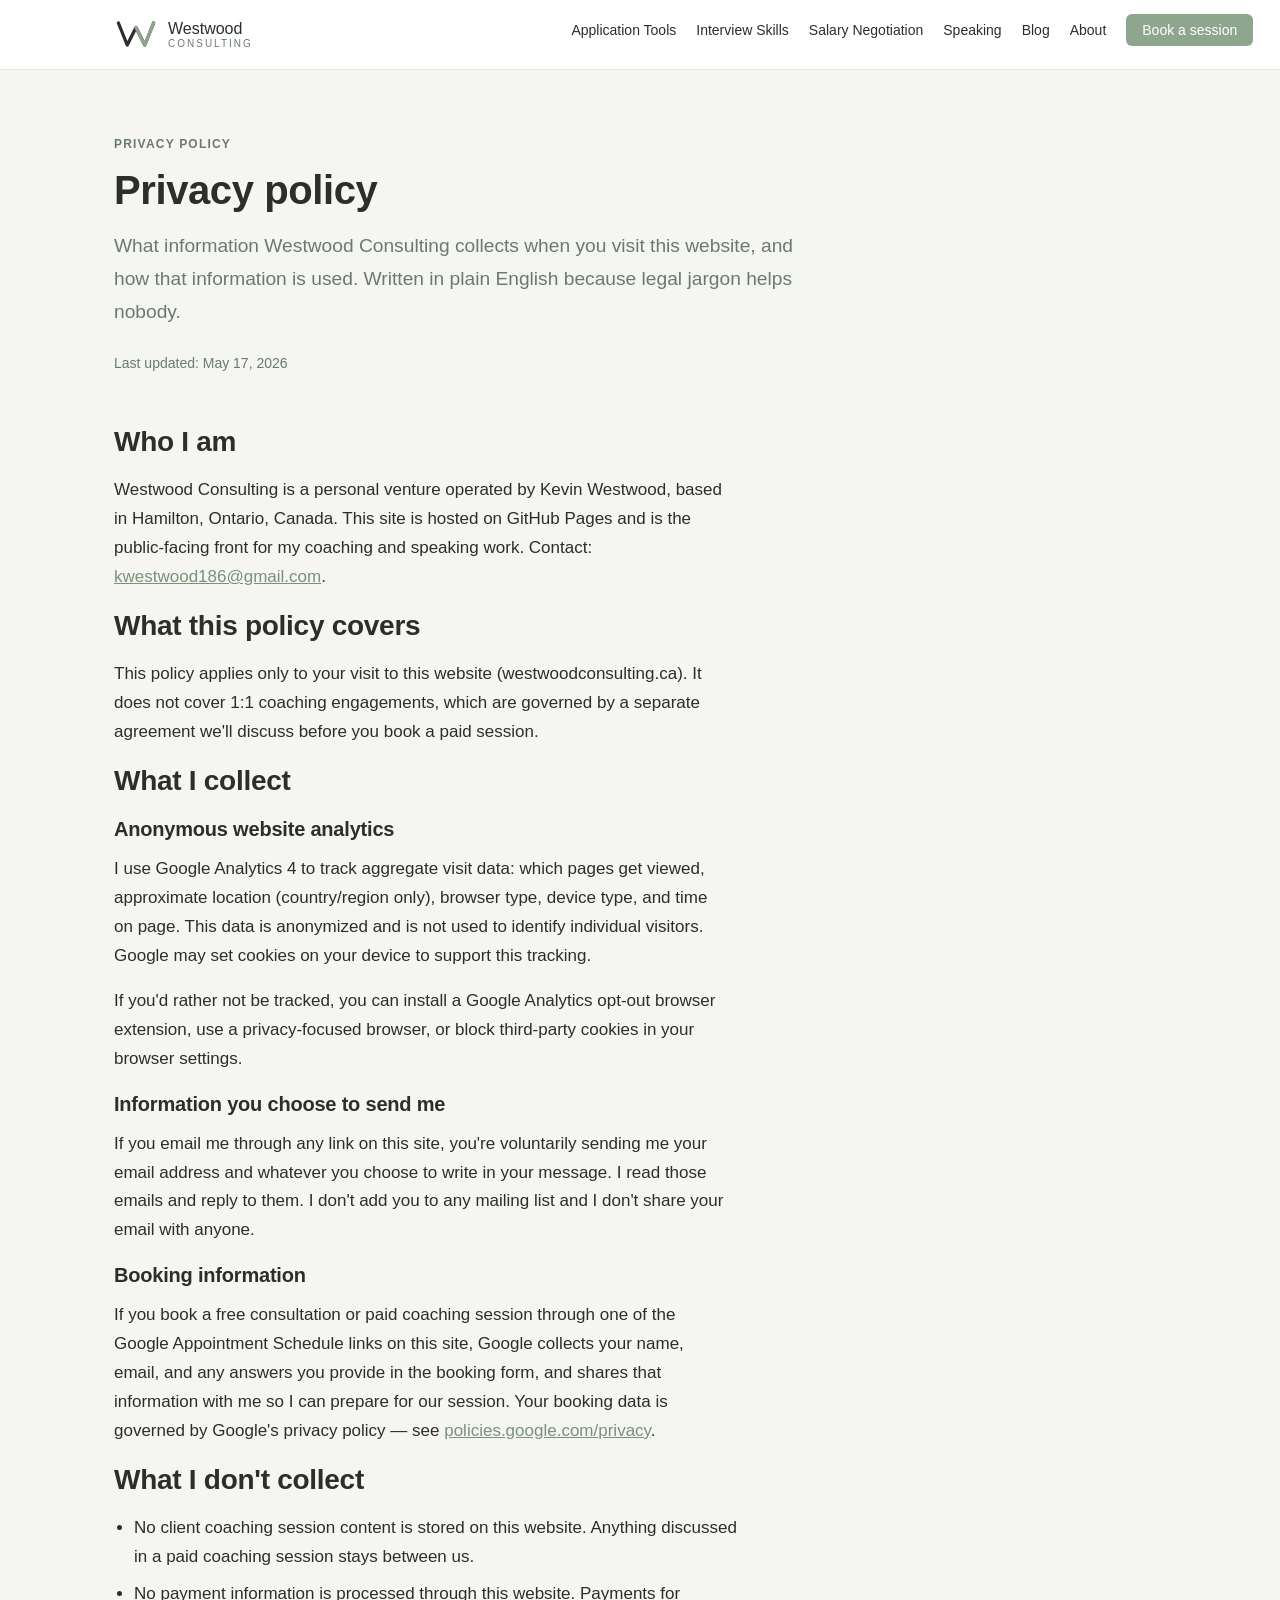
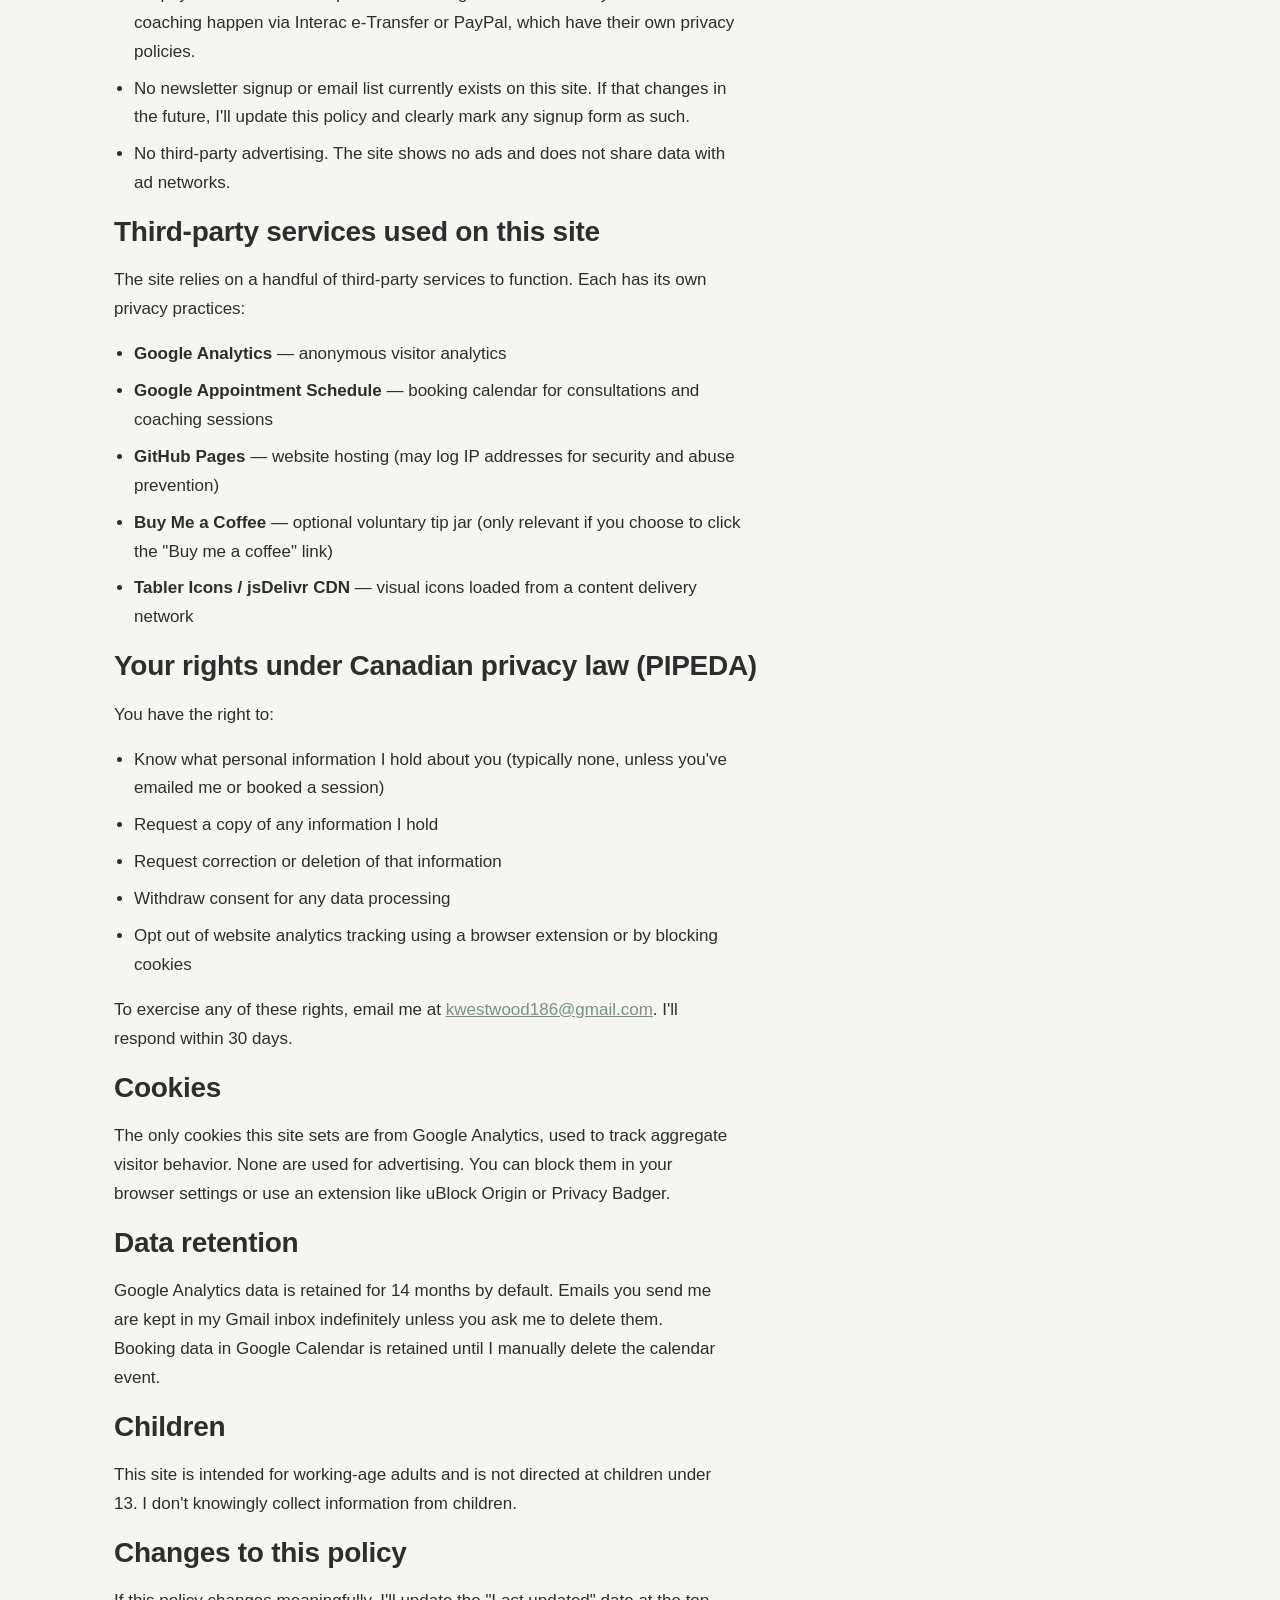
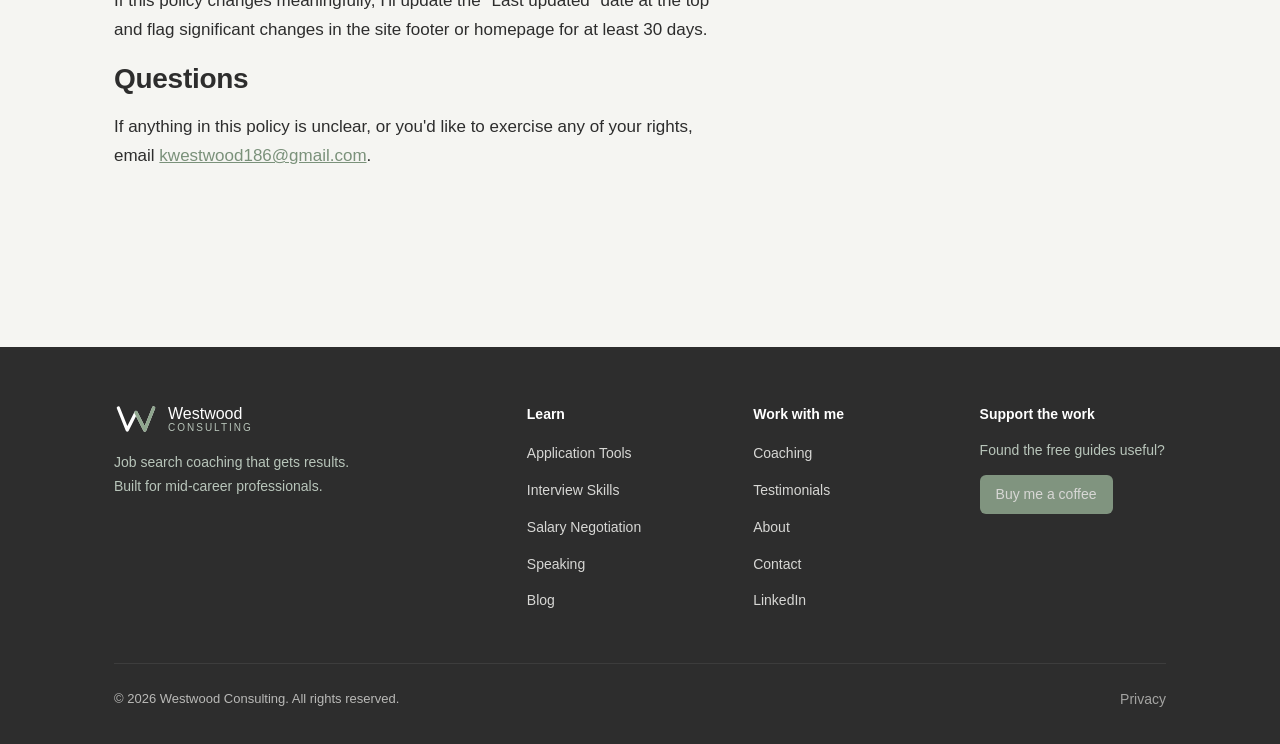
<file: privacy.html>
<!DOCTYPE html>
<html lang="en">
<head>
  <meta charset="UTF-8">
  <meta name="viewport" content="width=device-width, initial-scale=1.0">
  <title>Privacy Policy — Westwood Consulting</title>
  <meta name="description" content="What information Westwood Consulting collects when you visit this website, and how that information is used.">
  <link rel="icon" type="image/svg+xml" href="favicon.svg">
  <link rel="apple-touch-icon" href="favicon.svg">
  <meta property="og:type" content="website">
  <meta property="og:title" content="Privacy Policy — Westwood Consulting">
  <meta property="og:description" content="What information this site collects, how it's used, and your rights under PIPEDA.">
  <meta property="og:image" content="https://westwoodconsulting.ca/assets/images/kevin.jpg">
  <meta property="og:url" content="https://westwoodconsulting.ca/privacy.html">
  <meta name="twitter:card" content="summary_large_image">
  <link rel="stylesheet" href="styles.css">
  <!-- Google Analytics 4 -->
  <script async src="https://www.googletagmanager.com/gtag/js?id=G-Q8VDT1D6PJ"></script>
  <script>
    window.dataLayer = window.dataLayer || [];
    function gtag(){dataLayer.push(arguments);}
    gtag('js', new Date());
    gtag('config', 'G-Q8VDT1D6PJ');
  </script>
</head>
<body>

<header class="site-header">
  <nav class="nav">
    <a href="index.html" class="logo">
      <div class="logo-mark"><svg viewBox="0 0 40 28" xmlns="http://www.w3.org/2000/svg" aria-hidden="true"><path d="M4 4 L12 24 L20 8 L28 24 L36 4" stroke="currentColor" stroke-width="3" fill="none" stroke-linecap="round" stroke-linejoin="round"/><path d="M20 8 L28 24 L36 4" stroke="#8FA68E" stroke-width="3" fill="none" stroke-linecap="round" stroke-linejoin="round"/></svg></div>
      <div class="logo-text">
        <div class="logo-name">Westwood</div>
        <div class="logo-tag">CONSULTING</div>
      </div>
    </a>
    <ul class="nav-links">
      <li><a href="application-tools.html">Application Tools</a></li>
      <li><a href="interview-skills.html">Interview Skills</a></li>
      <li><a href="salary-negotiation.html">Salary Negotiation</a></li>
      <li><a href="speaking.html">Speaking</a></li>
      <li><a href="blog.html">Blog</a></li>
      <li><a href="about.html">About</a></li>
      <li><a href="coaching.html" class="nav-cta">Book a session</a></li>
    </ul>
    <button class="nav-mobile-toggle" aria-label="Menu">☰</button>
  </nav>
</header>

<section style="padding-top: 64px; padding-bottom: 32px;">
  <div class="container">
    <span class="eyebrow">Privacy Policy</span>
    <h1>Privacy policy</h1>
    <p class="lead">What information Westwood Consulting collects when you visit this website, and how that information is used. Written in plain English because legal jargon helps nobody.</p>
    <p style="color: var(--slate); font-size: 14px;">Last updated: May 17, 2026</p>
  </div>
</section>

<section style="padding-top: 0;">
  <div class="container">

    <h2>Who I am</h2>
    <p>Westwood Consulting is a personal venture operated by Kevin Westwood, based in Hamilton, Ontario, Canada. This site is hosted on GitHub Pages and is the public-facing front for my coaching and speaking work. Contact: <a href="mailto:kwestwood186@gmail.com">kwestwood186@gmail.com</a>.</p>

    <h2>What this policy covers</h2>
    <p>This policy applies only to your visit to this website (westwoodconsulting.ca). It does not cover 1:1 coaching engagements, which are governed by a separate agreement we'll discuss before you book a paid session.</p>

    <h2>What I collect</h2>

    <h3>Anonymous website analytics</h3>
    <p>I use Google Analytics 4 to track aggregate visit data: which pages get viewed, approximate location (country/region only), browser type, device type, and time on page. This data is anonymized and is not used to identify individual visitors. Google may set cookies on your device to support this tracking.</p>
    <p>If you'd rather not be tracked, you can install a Google Analytics opt-out browser extension, use a privacy-focused browser, or block third-party cookies in your browser settings.</p>

    <h3>Information you choose to send me</h3>
    <p>If you email me through any link on this site, you're voluntarily sending me your email address and whatever you choose to write in your message. I read those emails and reply to them. I don't add you to any mailing list and I don't share your email with anyone.</p>

    <h3>Booking information</h3>
    <p>If you book a free consultation or paid coaching session through one of the Google Appointment Schedule links on this site, Google collects your name, email, and any answers you provide in the booking form, and shares that information with me so I can prepare for our session. Your booking data is governed by Google's privacy policy — see <a href="https://policies.google.com/privacy" target="_blank" rel="noopener">policies.google.com/privacy</a>.</p>

    <h2>What I don't collect</h2>
    <ul>
      <li>No client coaching session content is stored on this website. Anything discussed in a paid coaching session stays between us.</li>
      <li>No payment information is processed through this website. Payments for coaching happen via Interac e-Transfer or PayPal, which have their own privacy policies.</li>
      <li>No newsletter signup or email list currently exists on this site. If that changes in the future, I'll update this policy and clearly mark any signup form as such.</li>
      <li>No third-party advertising. The site shows no ads and does not share data with ad networks.</li>
    </ul>

    <h2>Third-party services used on this site</h2>
    <p>The site relies on a handful of third-party services to function. Each has its own privacy practices:</p>
    <ul>
      <li><strong>Google Analytics</strong> — anonymous visitor analytics</li>
      <li><strong>Google Appointment Schedule</strong> — booking calendar for consultations and coaching sessions</li>
      <li><strong>GitHub Pages</strong> — website hosting (may log IP addresses for security and abuse prevention)</li>
      <li><strong>Buy Me a Coffee</strong> — optional voluntary tip jar (only relevant if you choose to click the "Buy me a coffee" link)</li>
      <li><strong>Tabler Icons / jsDelivr CDN</strong> — visual icons loaded from a content delivery network</li>
    </ul>

    <h2>Your rights under Canadian privacy law (PIPEDA)</h2>
    <p>You have the right to:</p>
    <ul>
      <li>Know what personal information I hold about you (typically none, unless you've emailed me or booked a session)</li>
      <li>Request a copy of any information I hold</li>
      <li>Request correction or deletion of that information</li>
      <li>Withdraw consent for any data processing</li>
      <li>Opt out of website analytics tracking using a browser extension or by blocking cookies</li>
    </ul>
    <p>To exercise any of these rights, email me at <a href="mailto:kwestwood186@gmail.com">kwestwood186@gmail.com</a>. I'll respond within 30 days.</p>

    <h2>Cookies</h2>
    <p>The only cookies this site sets are from Google Analytics, used to track aggregate visitor behavior. None are used for advertising. You can block them in your browser settings or use an extension like uBlock Origin or Privacy Badger.</p>

    <h2>Data retention</h2>
    <p>Google Analytics data is retained for 14 months by default. Emails you send me are kept in my Gmail inbox indefinitely unless you ask me to delete them. Booking data in Google Calendar is retained until I manually delete the calendar event.</p>

    <h2>Children</h2>
    <p>This site is intended for working-age adults and is not directed at children under 13. I don't knowingly collect information from children.</p>

    <h2>Changes to this policy</h2>
    <p>If this policy changes meaningfully, I'll update the "Last updated" date at the top and flag significant changes in the site footer or homepage for at least 30 days.</p>

    <h2>Questions</h2>
    <p>If anything in this policy is unclear, or you'd like to exercise any of your rights, email <a href="mailto:kwestwood186@gmail.com">kwestwood186@gmail.com</a>.</p>

  </div>
</section>

<footer class="site-footer">
  <div class="container">
    <div class="footer-grid">
      <div>
        <div class="logo" style="margin-bottom: 16px;">
          <div class="logo-mark logo-mark-light"><svg viewBox="0 0 40 28" xmlns="http://www.w3.org/2000/svg" aria-hidden="true"><path d="M4 4 L12 24 L20 8 L28 24 L36 4" stroke="currentColor" stroke-width="3" fill="none" stroke-linecap="round" stroke-linejoin="round"/><path d="M20 8 L28 24 L36 4" stroke="#8FA68E" stroke-width="3" fill="none" stroke-linecap="round" stroke-linejoin="round"/></svg></div>
          <div class="logo-text">
            <div class="logo-name" style="color: white;">Westwood</div>
            <div class="logo-tag" style="color: #B8C5BA;">CONSULTING</div>
          </div>
        </div>
        <p style="color: #B8C5BA; font-size: 14px; max-width: 32ch;">Job search coaching that gets results. Built for mid-career professionals.</p>
      </div>
      <div>
        <h4>Learn</h4>
        <ul>
          <li><a href="application-tools.html">Application Tools</a></li>
          <li><a href="interview-skills.html">Interview Skills</a></li>
          <li><a href="salary-negotiation.html">Salary Negotiation</a></li>
          <li><a href="speaking.html">Speaking</a></li>
          <li><a href="blog.html">Blog</a></li>
        </ul>
      </div>
      <div>
        <h4>Work with me</h4>
        <ul>
          <li><a href="coaching.html">Coaching</a></li>
          <li><a href="testimonials.html">Testimonials</a></li>
          <li><a href="about.html">About</a></li>
          <li><a href="mailto:kwestwood186@gmail.com">Contact</a></li>
          <li><a href="https://www.linkedin.com/in/kevinwestwood86/" target="_blank" rel="noopener">LinkedIn</a></li>
        </ul>
      </div>
      <div>
        <h4>Support the work</h4>
        <p style="color: #B8C5BA; font-size: 14px; margin-bottom: 12px;">Found the free guides useful?</p>
        <a href="https://buymeacoffee.com/kwestwood186" target="_blank" rel="noopener" class="tip-jar">Buy me a coffee</a>
      </div>
    </div>
    <div class="footer-bottom">
      <span>© <span id="year"></span> Westwood Consulting. All rights reserved.</span>
      <span><a href="privacy.html" style="color: inherit;">Privacy</a></span>
    </div>
  </div>
</footer>

<script src="script.js"></script>
<script>document.getElementById("year").textContent = new Date().getFullYear();</script>

</body>
</html>
</file>
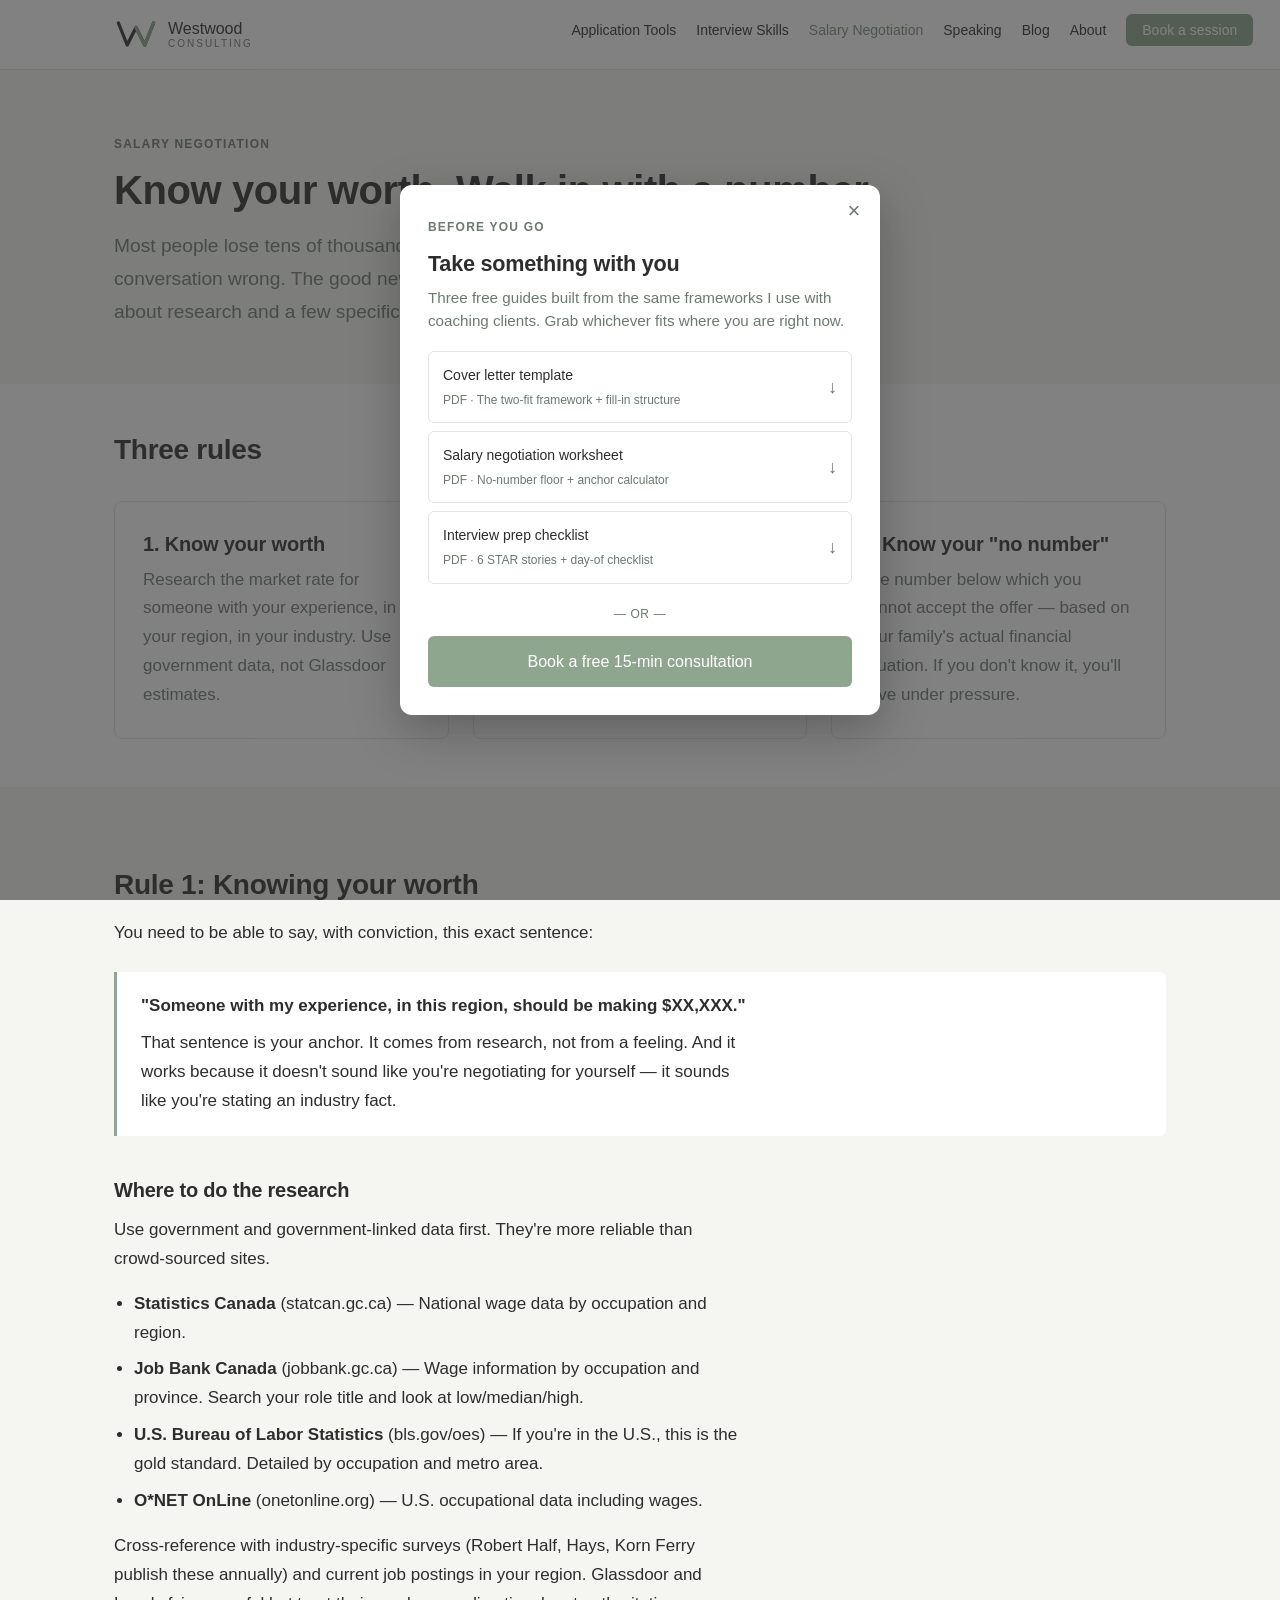
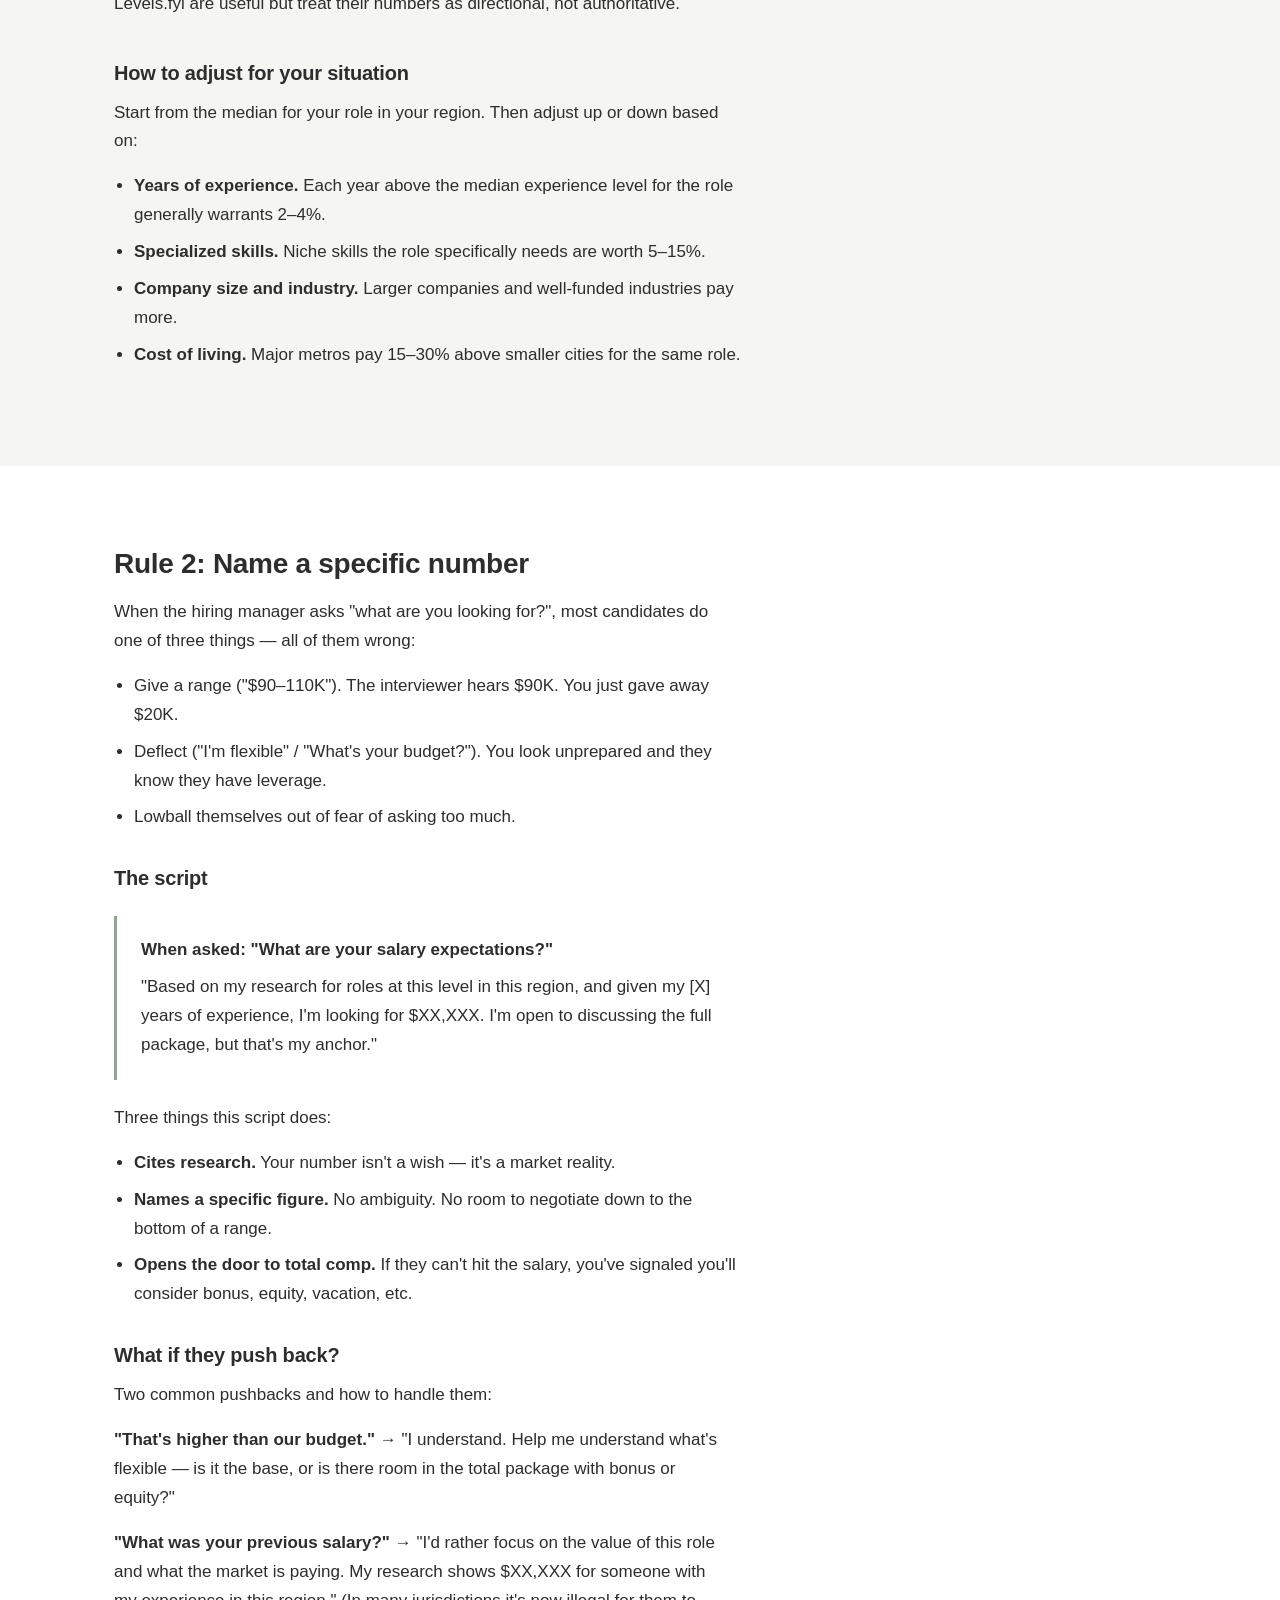
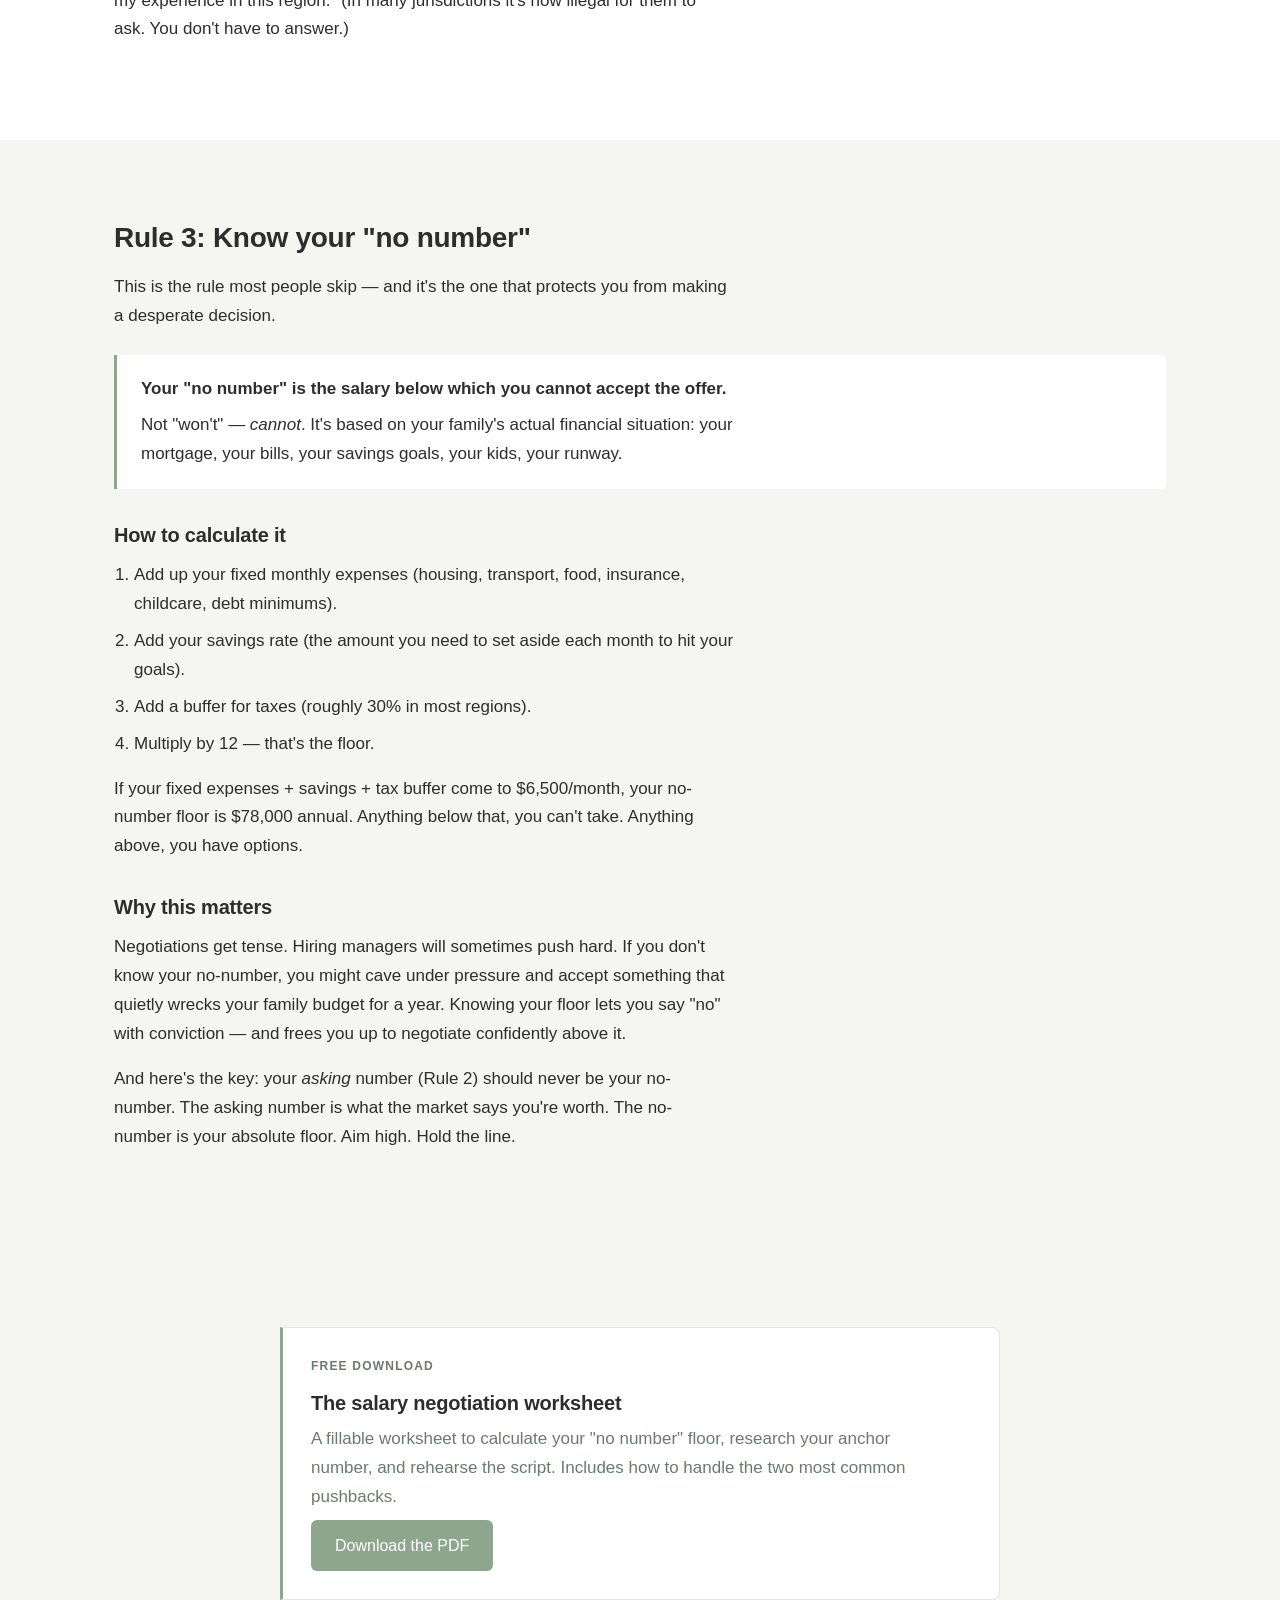
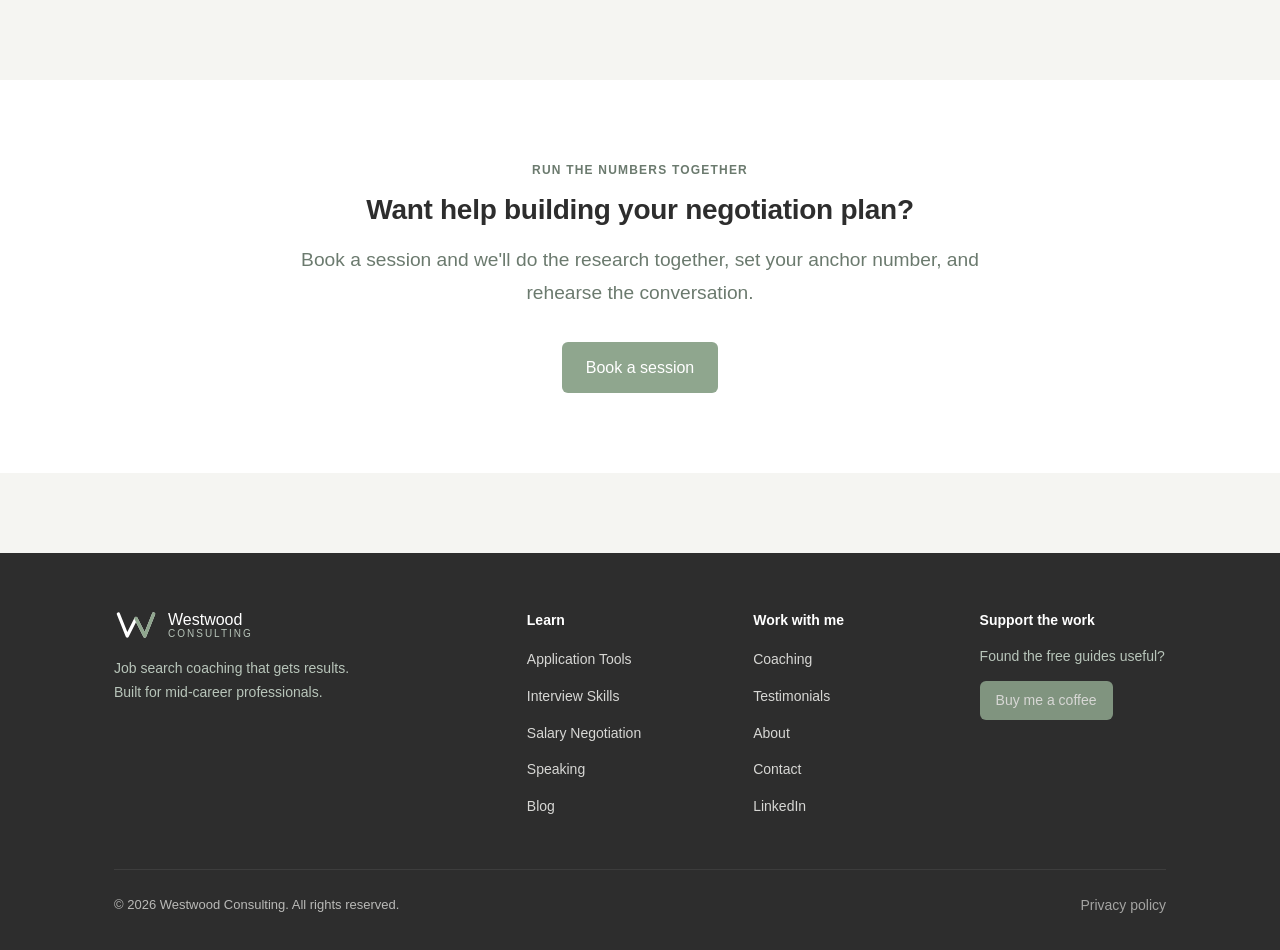
<file: salary-negotiation.html>
<!DOCTYPE html>
<html lang="en">
<head>
  <meta charset="UTF-8">
  <meta name="viewport" content="width=device-width, initial-scale=1.0">
  <title>Salary Negotiation — Westwood Consulting</title>
  <meta name="description" content="How to research your worth, name a specific number, and know your floor before you walk into any negotiation.">
  <link rel="icon" type="image/svg+xml" href="favicon.svg">
  <link rel="apple-touch-icon" href="favicon.svg">
  <meta property="og:type" content="website">
  <meta property="og:title" content="Salary Negotiation — Know Your Worth, Walk In With a Number">
  <meta property="og:description" content="How to research your worth, name a specific number, and know your floor before any negotiation.">
  <meta property="og:image" content="https://westwoodconsulting.ca/assets/images/kevin.jpg">
  <meta property="og:url" content="https://westwoodconsulting.ca/salary-negotiation.html">
  <meta name="twitter:card" content="summary_large_image">
  <link rel="stylesheet" href="styles.css">
  <!-- Google Analytics 4 -->
  <script async src="https://www.googletagmanager.com/gtag/js?id=G-Q8VDT1D6PJ"></script>
  <script>
    window.dataLayer = window.dataLayer || [];
    function gtag(){dataLayer.push(arguments);}
    gtag('js', new Date());
    gtag('config', 'G-Q8VDT1D6PJ');
  </script>
</head>
<body>

<header class="site-header">
  <nav class="nav">
    <a href="index.html" class="logo">
      <div class="logo-mark"><svg viewBox="0 0 40 28" xmlns="http://www.w3.org/2000/svg" aria-hidden="true"><path d="M4 4 L12 24 L20 8 L28 24 L36 4" stroke="currentColor" stroke-width="3" fill="none" stroke-linecap="round" stroke-linejoin="round"/><path d="M20 8 L28 24 L36 4" stroke="#8FA68E" stroke-width="3" fill="none" stroke-linecap="round" stroke-linejoin="round"/></svg></div>
      <div class="logo-text">
        <div class="logo-name">Westwood</div>
        <div class="logo-tag">CONSULTING</div>
      </div>
    </a>
    <ul class="nav-links">
      <li><a href="application-tools.html">Application Tools</a></li>
      <li><a href="interview-skills.html">Interview Skills</a></li>
      <li><a href="salary-negotiation.html" class="active">Salary Negotiation</a></li>
      <li><a href="speaking.html">Speaking</a></li>
      <li><a href="blog.html">Blog</a></li>
      <li><a href="about.html">About</a></li>
      <li><a href="coaching.html" class="nav-cta">Book a session</a></li>
    </ul>
    <button class="nav-mobile-toggle" aria-label="Menu">☰</button>
  </nav>
</header>

<section style="padding-top: 64px; padding-bottom: 32px;">
  <div class="container">
    <span class="eyebrow">Salary Negotiation</span>
    <h1>Know your worth. Walk in with a number.</h1>
    <p class="lead">Most people lose tens of thousands of dollars over their career by getting this conversation wrong. The good news: it's not about confidence or charisma. It's about research and a few specific phrases.</p>
  </div>
</section>

<section class="tight surface-white">
  <div class="container">
    <h2>Three rules</h2>
    <div class="grid-3" style="margin-top: 32px;">
      <div class="card">
        <h3>1. Know your worth</h3>
        <p>Research the market rate for someone with your experience, in your region, in your industry. Use government data, not Glassdoor estimates.</p>
      </div>
      <div class="card">
        <h3>2. Name a specific number</h3>
        <p>Not a range. A specific number. Ranges always get heard as the bottom of the range. Confidence comes from precision.</p>
      </div>
      <div class="card">
        <h3>3. Know your "no number"</h3>
        <p>The number below which you cannot accept the offer — based on your family's actual financial situation. If you don't know it, you'll cave under pressure.</p>
      </div>
    </div>
  </div>
</section>

<section>
  <div class="container">
    <h2>Rule 1: Knowing your worth</h2>
    <p>You need to be able to say, with conviction, this exact sentence:</p>
    <div class="callout">
      <span class="callout-title">"Someone with my experience, in this region, should be making $XX,XXX."</span>
      <p>That sentence is your anchor. It comes from research, not from a feeling. And it works because it doesn't sound like you're negotiating for yourself — it sounds like you're stating an industry fact.</p>
    </div>

    <h3 style="margin-top: 40px;">Where to do the research</h3>
    <p>Use government and government-linked data first. They're more reliable than crowd-sourced sites.</p>
    <ul>
      <li><strong>Statistics Canada</strong> (statcan.gc.ca) — National wage data by occupation and region.</li>
      <li><strong>Job Bank Canada</strong> (jobbank.gc.ca) — Wage information by occupation and province. Search your role title and look at low/median/high.</li>
      <li><strong>U.S. Bureau of Labor Statistics</strong> (bls.gov/oes) — If you're in the U.S., this is the gold standard. Detailed by occupation and metro area.</li>
      <li><strong>O*NET OnLine</strong> (onetonline.org) — U.S. occupational data including wages.</li>
    </ul>
    <p>Cross-reference with industry-specific surveys (Robert Half, Hays, Korn Ferry publish these annually) and current job postings in your region. Glassdoor and Levels.fyi are useful but treat their numbers as directional, not authoritative.</p>

    <h3 style="margin-top: 40px;">How to adjust for your situation</h3>
    <p>Start from the median for your role in your region. Then adjust up or down based on:</p>
    <ul>
      <li><strong>Years of experience.</strong> Each year above the median experience level for the role generally warrants 2–4%.</li>
      <li><strong>Specialized skills.</strong> Niche skills the role specifically needs are worth 5–15%.</li>
      <li><strong>Company size and industry.</strong> Larger companies and well-funded industries pay more.</li>
      <li><strong>Cost of living.</strong> Major metros pay 15–30% above smaller cities for the same role.</li>
    </ul>
  </div>
</section>

<section class="surface-white">
  <div class="container">
    <h2>Rule 2: Name a specific number</h2>
    <p>When the hiring manager asks "what are you looking for?", most candidates do one of three things — all of them wrong:</p>
    <ul>
      <li>Give a range ("$90–110K"). The interviewer hears $90K. You just gave away $20K.</li>
      <li>Deflect ("I'm flexible" / "What's your budget?"). You look unprepared and they know they have leverage.</li>
      <li>Lowball themselves out of fear of asking too much.</li>
    </ul>

    <h3 style="margin-top: 32px;">The script</h3>
    <div class="callout">
      <span class="callout-title">When asked: "What are your salary expectations?"</span>
      <p>"Based on my research for roles at this level in this region, and given my [X] years of experience, I'm looking for $XX,XXX. I'm open to discussing the full package, but that's my anchor."</p>
    </div>

    <p>Three things this script does:</p>
    <ul>
      <li><strong>Cites research.</strong> Your number isn't a wish — it's a market reality.</li>
      <li><strong>Names a specific figure.</strong> No ambiguity. No room to negotiate down to the bottom of a range.</li>
      <li><strong>Opens the door to total comp.</strong> If they can't hit the salary, you've signaled you'll consider bonus, equity, vacation, etc.</li>
    </ul>

    <h3 style="margin-top: 32px;">What if they push back?</h3>
    <p>Two common pushbacks and how to handle them:</p>
    <p><strong>"That's higher than our budget."</strong> → "I understand. Help me understand what's flexible — is it the base, or is there room in the total package with bonus or equity?"</p>
    <p><strong>"What was your previous salary?"</strong> → "I'd rather focus on the value of this role and what the market is paying. My research shows $XX,XXX for someone with my experience in this region." (In many jurisdictions it's now illegal for them to ask. You don't have to answer.)</p>
  </div>
</section>

<section>
  <div class="container">
    <h2>Rule 3: Know your "no number"</h2>
    <p>This is the rule most people skip — and it's the one that protects you from making a desperate decision.</p>

    <div class="callout">
      <span class="callout-title">Your "no number" is the salary below which you cannot accept the offer.</span>
      <p>Not "won't" — <em>cannot</em>. It's based on your family's actual financial situation: your mortgage, your bills, your savings goals, your kids, your runway.</p>
    </div>

    <h3 style="margin-top: 32px;">How to calculate it</h3>
    <ol>
      <li>Add up your fixed monthly expenses (housing, transport, food, insurance, childcare, debt minimums).</li>
      <li>Add your savings rate (the amount you need to set aside each month to hit your goals).</li>
      <li>Add a buffer for taxes (roughly 30% in most regions).</li>
      <li>Multiply by 12 — that's the floor.</li>
    </ol>
    <p>If your fixed expenses + savings + tax buffer come to $6,500/month, your no-number floor is $78,000 annual. Anything below that, you can't take. Anything above, you have options.</p>

    <h3 style="margin-top: 32px;">Why this matters</h3>
    <p>Negotiations get tense. Hiring managers will sometimes push hard. If you don't know your no-number, you might cave under pressure and accept something that quietly wrecks your family budget for a year. Knowing your floor lets you say "no" with conviction — and frees you up to negotiate confidently above it.</p>

    <p>And here's the key: your <em>asking</em> number (Rule 2) should never be your no-number. The asking number is what the market says you're worth. The no-number is your absolute floor. Aim high. Hold the line.</p>
  </div>
</section>

<section>
  <div class="container">
    <div class="card" style="border-left: 3px solid var(--sage); border-radius: 0 8px 8px 0; max-width: 720px; margin: 0 auto;">
      <span class="eyebrow">Free download</span>
      <h3>The salary negotiation worksheet</h3>
      <p style="color: var(--slate);">A fillable worksheet to calculate your "no number" floor, research your anchor number, and rehearse the script. Includes how to handle the two most common pushbacks.</p>
      <a href="assets/downloads/westwood-salary-negotiation-worksheet.pdf" download class="btn btn-primary" style="margin-top: 8px;">Download the PDF</a>
    </div>
  </div>
</section>

<section class="surface-white">
  <div class="container" style="text-align: center;">
    <span class="eyebrow">Run the numbers together</span>
    <h2>Want help building your negotiation plan?</h2>
    <p class="lead" style="margin: 0 auto 32px;">Book a session and we'll do the research together, set your anchor number, and rehearse the conversation.</p>
    <a href="coaching.html" class="btn btn-primary">Book a session</a>
  </div>
</section>

<footer class="site-footer">
  <div class="container">
    <div class="footer-grid">
      <div>
        <div class="logo" style="margin-bottom: 16px;">
          <div class="logo-mark logo-mark-light"><svg viewBox="0 0 40 28" xmlns="http://www.w3.org/2000/svg" aria-hidden="true"><path d="M4 4 L12 24 L20 8 L28 24 L36 4" stroke="currentColor" stroke-width="3" fill="none" stroke-linecap="round" stroke-linejoin="round"/><path d="M20 8 L28 24 L36 4" stroke="#8FA68E" stroke-width="3" fill="none" stroke-linecap="round" stroke-linejoin="round"/></svg></div>
          <div class="logo-text">
            <div class="logo-name" style="color: white;">Westwood</div>
            <div class="logo-tag" style="color: #B8C5BA;">CONSULTING</div>
          </div>
        </div>
        <p style="color: #B8C5BA; font-size: 14px; max-width: 32ch;">Job search coaching that gets results. Built for mid-career professionals.</p>
      </div>
      <div>
        <h4>Learn</h4>
        <ul>
          <li><a href="application-tools.html">Application Tools</a></li>
          <li><a href="interview-skills.html">Interview Skills</a></li>
          <li><a href="salary-negotiation.html">Salary Negotiation</a></li>
          <li><a href="speaking.html">Speaking</a></li>
          <li><a href="blog.html">Blog</a></li>
        </ul>
      </div>
      <div>
        <h4>Work with me</h4>
        <ul>
          <li><a href="coaching.html">Coaching</a></li>
          <li><a href="testimonials.html">Testimonials</a></li>
          <li><a href="about.html">About</a></li>
          <li><a href="mailto:kwestwood186@gmail.com">Contact</a></li>
          <li><a href="https://www.linkedin.com/in/kevinwestwood86/" target="_blank" rel="noopener">LinkedIn</a></li>
        </ul>
      </div>
      <div>
        <h4>Support the work</h4>
        <p style="color: #B8C5BA; font-size: 14px; margin-bottom: 12px;">Found the free guides useful?</p>
        <a href="https://buymeacoffee.com/kwestwood186" target="_blank" rel="noopener" class="tip-jar">Buy me a coffee</a>
      </div>
    </div>
    <div class="footer-bottom">
      <span>© <span id="year"></span> Westwood Consulting. All rights reserved.</span>
      <span><a href="privacy.html" style="color: inherit;">Privacy policy</a></span>
    </div>
  </div>
</footer>

<script src="script.js"></script>
<script>document.getElementById("year").textContent = new Date().getFullYear();</script>

</body>
</html>
</file>
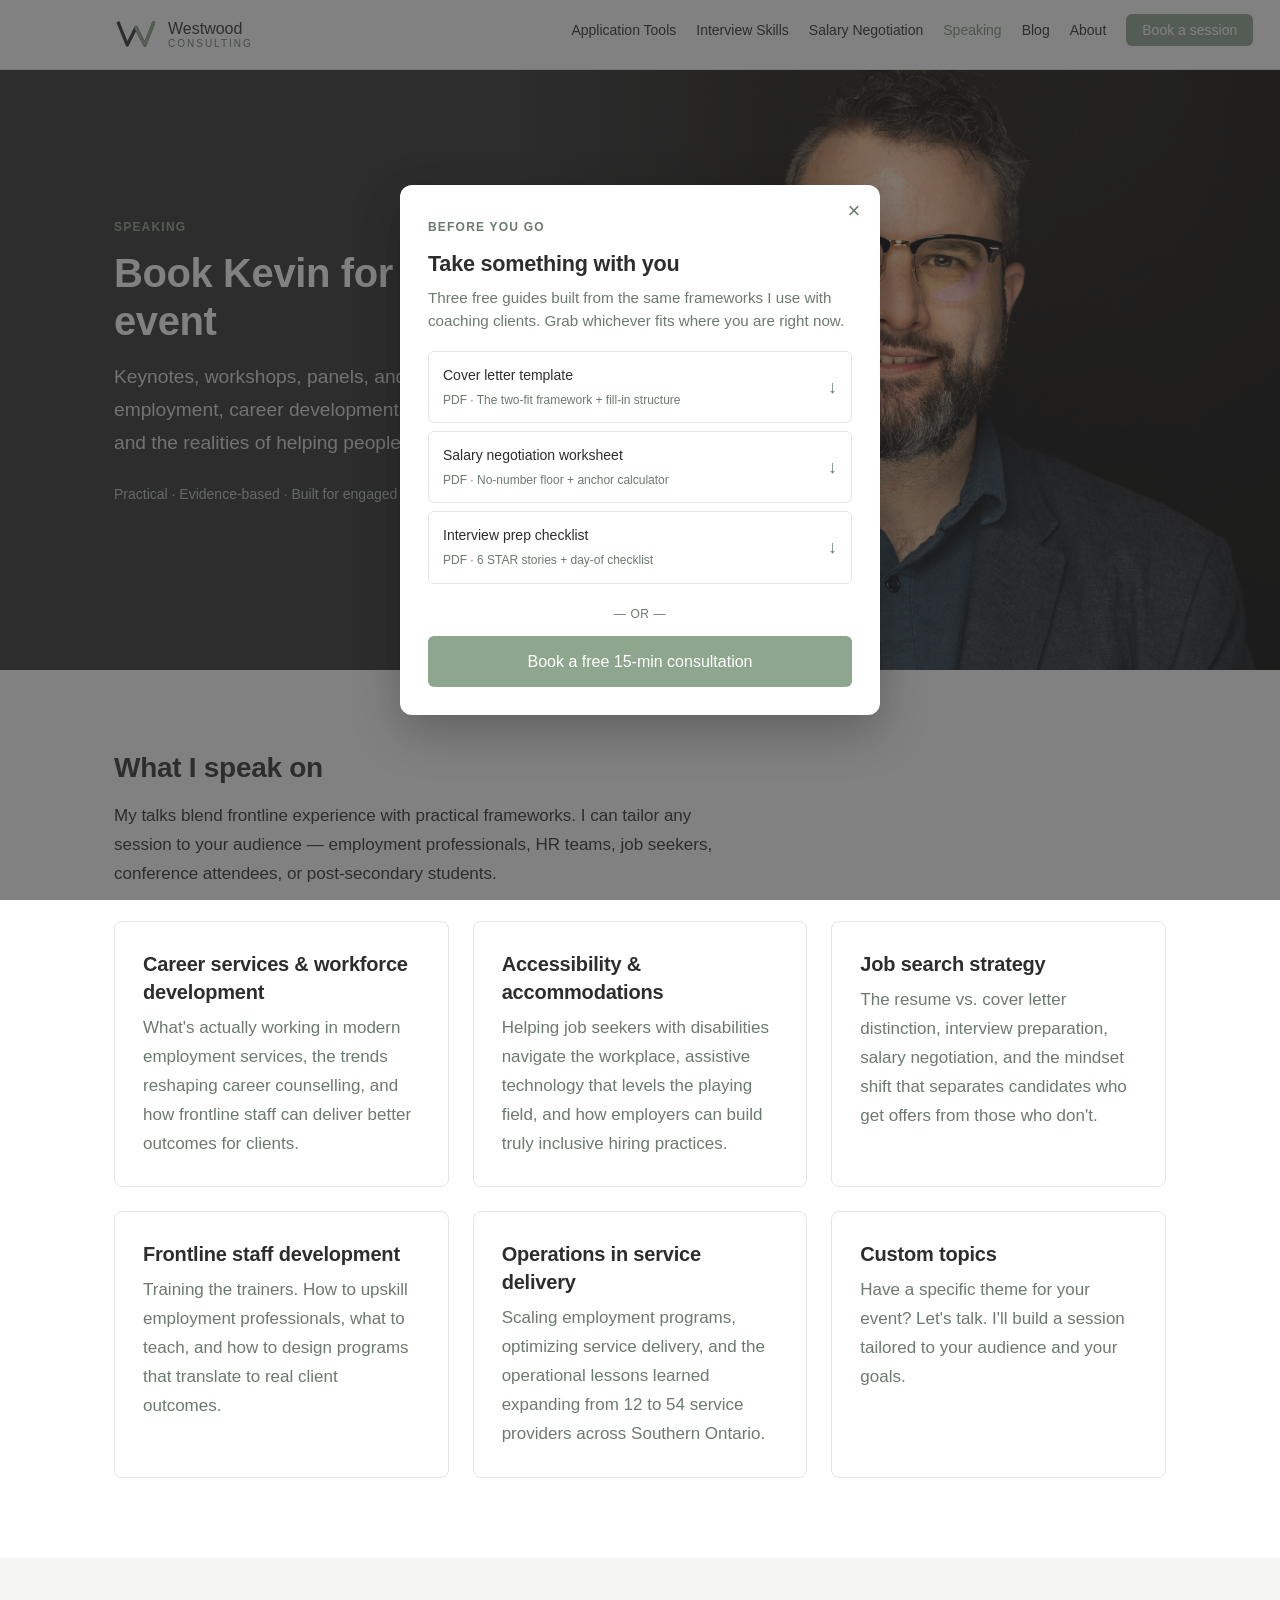
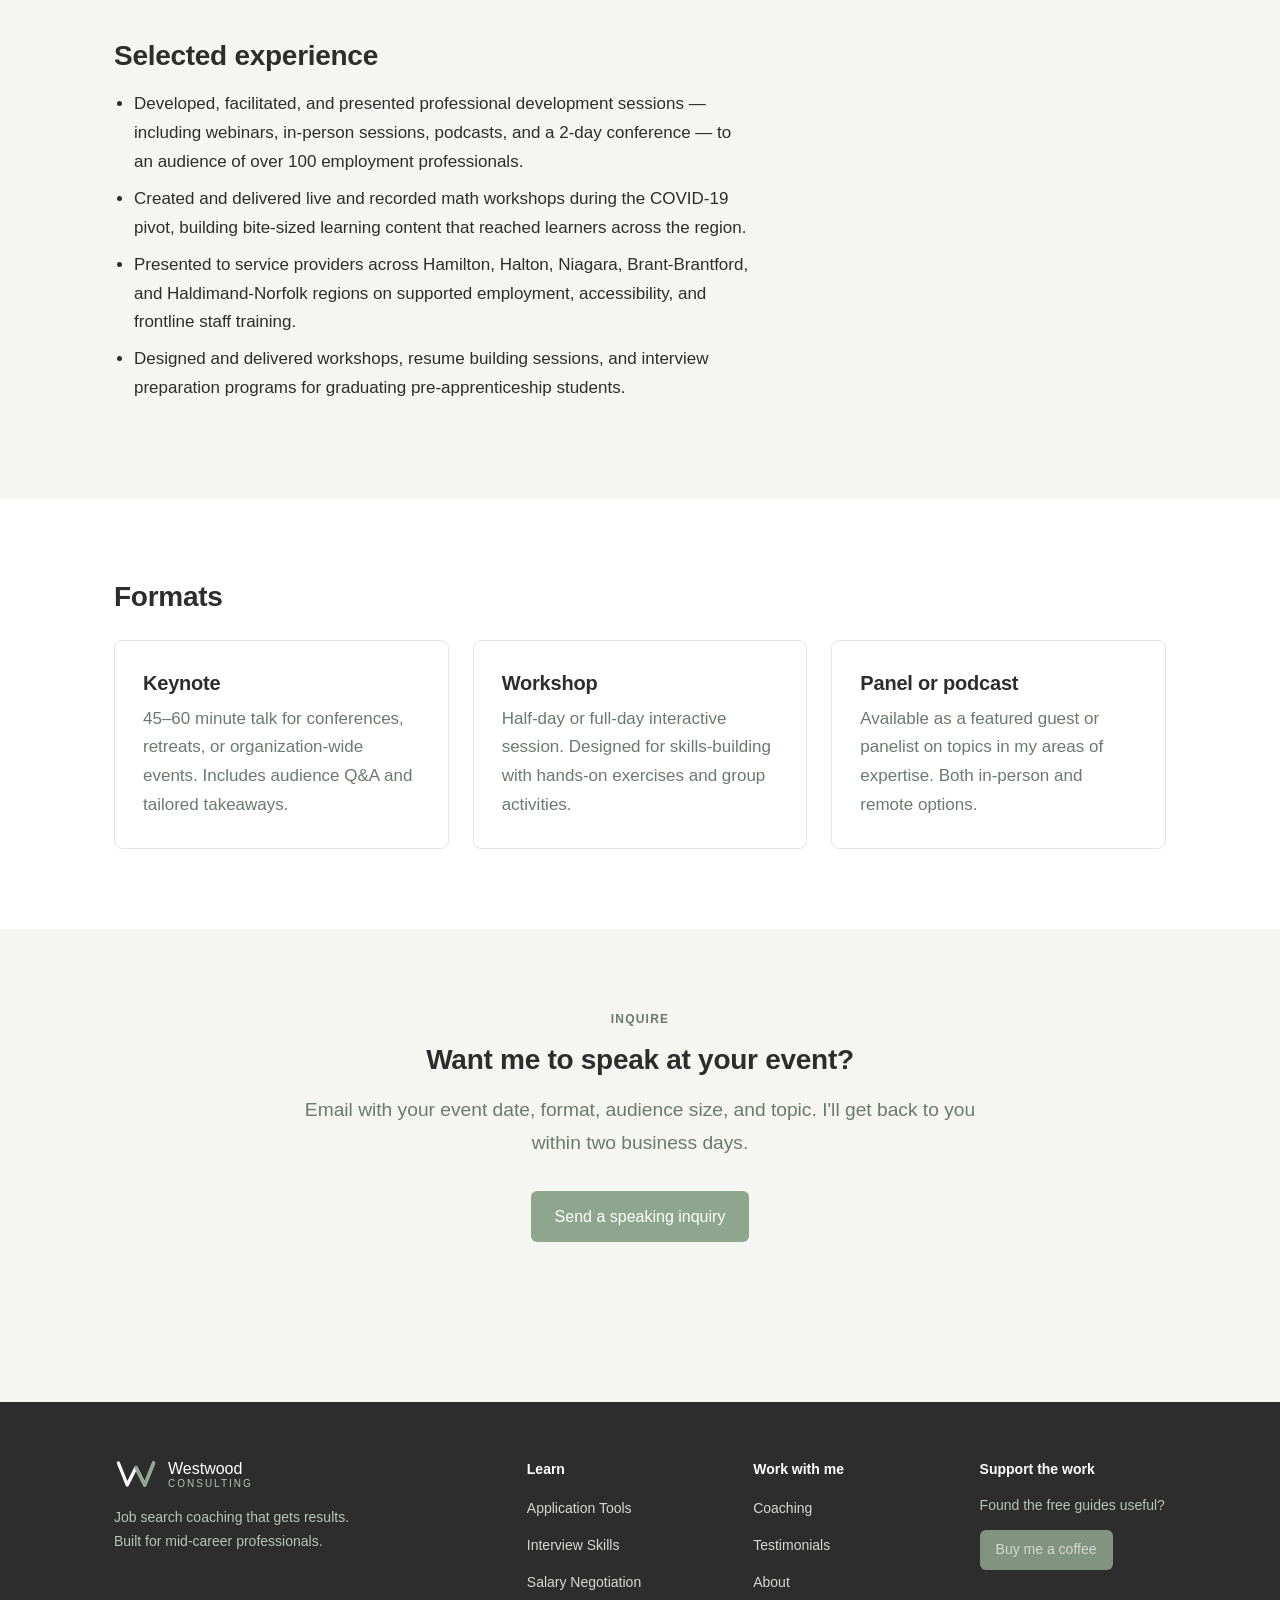
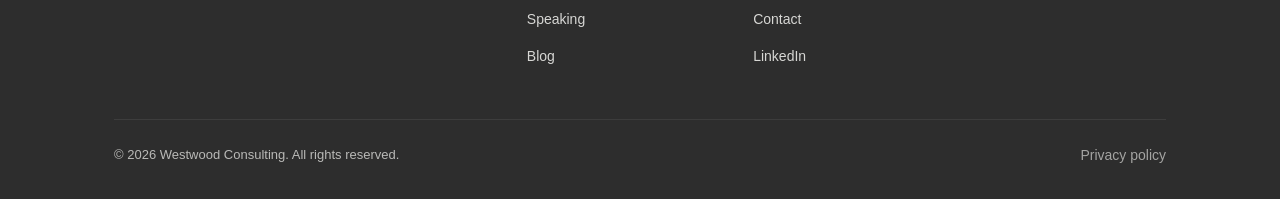
<file: speaking.html>
<!DOCTYPE html>
<html lang="en">
<head>
  <meta charset="UTF-8">
  <meta name="viewport" content="width=device-width, initial-scale=1.0">
  <title>Speaking — Westwood Consulting</title>
  <meta name="description" content="Book Kevin Westwood for keynotes, workshops, conferences, and podcasts on career services, accessibility, and workforce development.">
  <link rel="icon" type="image/svg+xml" href="favicon.svg">
  <link rel="apple-touch-icon" href="favicon.svg">
  <meta property="og:type" content="website">
  <meta property="og:title" content="Book Kevin to Speak — Westwood Consulting">
  <meta property="og:description" content="Keynotes, workshops, and podcasts on employment, career development, accessibility, and frontline staff training.">
  <meta property="og:image" content="https://westwoodconsulting.ca/assets/images/kevin.jpg">
  <meta property="og:url" content="https://westwoodconsulting.ca/speaking.html">
  <meta name="twitter:card" content="summary_large_image">
  <link rel="stylesheet" href="styles.css">
  <!-- Google Analytics 4 -->
  <script async src="https://www.googletagmanager.com/gtag/js?id=G-Q8VDT1D6PJ"></script>
  <script>
    window.dataLayer = window.dataLayer || [];
    function gtag(){dataLayer.push(arguments);}
    gtag('js', new Date());
    gtag('config', 'G-Q8VDT1D6PJ');
  </script>
</head>
<body>

<header class="site-header">
  <nav class="nav">
    <a href="index.html" class="logo">
      <div class="logo-mark"><svg viewBox="0 0 40 28" xmlns="http://www.w3.org/2000/svg" aria-hidden="true"><path d="M4 4 L12 24 L20 8 L28 24 L36 4" stroke="currentColor" stroke-width="3" fill="none" stroke-linecap="round" stroke-linejoin="round"/><path d="M20 8 L28 24 L36 4" stroke="#8FA68E" stroke-width="3" fill="none" stroke-linecap="round" stroke-linejoin="round"/></svg></div>
      <div class="logo-text">
        <div class="logo-name">Westwood</div>
        <div class="logo-tag">CONSULTING</div>
      </div>
    </a>
    <ul class="nav-links">
      <li><a href="application-tools.html">Application Tools</a></li>
      <li><a href="interview-skills.html">Interview Skills</a></li>
      <li><a href="salary-negotiation.html">Salary Negotiation</a></li>
      <li><a href="speaking.html" class="active">Speaking</a></li>
      <li><a href="blog.html">Blog</a></li>
      <li><a href="about.html">About</a></li>
      <li><a href="coaching.html" class="nav-cta">Book a session</a></li>
    </ul>
    <button class="nav-mobile-toggle" aria-label="Menu">☰</button>
  </nav>
</header>

<section class="about-hero">
  <div class="about-hero-image" style="background-image: url('assets/images/kevin.jpg');"></div>
  <div class="about-hero-content">
    <span class="eyebrow" style="color: var(--sage);">Speaking</span>
    <h1 style="color: var(--white);">Book Kevin for your next event</h1>
    <p class="lead" style="color: #D8DCD8;">Keynotes, workshops, panels, and podcasts on employment, career development, accessibility, and the realities of helping people find work.</p>
    <p style="color: #B8C5BA; font-size: 14px; margin-top: 12px;">Practical · Evidence-based · Built for engaged audiences</p>
  </div>
</section>

<section class="surface-white">
  <div class="container">
    <h2>What I speak on</h2>
    <p>My talks blend frontline experience with practical frameworks. I can tailor any session to your audience — employment professionals, HR teams, job seekers, conference attendees, or post-secondary students.</p>

    <div class="grid-3" style="margin-top: 32px;">
      <div class="card">
        <h3>Career services & workforce development</h3>
        <p>What's actually working in modern employment services, the trends reshaping career counselling, and how frontline staff can deliver better outcomes for clients.</p>
      </div>
      <div class="card">
        <h3>Accessibility & accommodations</h3>
        <p>Helping job seekers with disabilities navigate the workplace, assistive technology that levels the playing field, and how employers can build truly inclusive hiring practices.</p>
      </div>
      <div class="card">
        <h3>Job search strategy</h3>
        <p>The resume vs. cover letter distinction, interview preparation, salary negotiation, and the mindset shift that separates candidates who get offers from those who don't.</p>
      </div>
      <div class="card">
        <h3>Frontline staff development</h3>
        <p>Training the trainers. How to upskill employment professionals, what to teach, and how to design programs that translate to real client outcomes.</p>
      </div>
      <div class="card">
        <h3>Operations in service delivery</h3>
        <p>Scaling employment programs, optimizing service delivery, and the operational lessons learned expanding from 12 to 54 service providers across Southern Ontario.</p>
      </div>
      <div class="card">
        <h3>Custom topics</h3>
        <p>Have a specific theme for your event? Let's talk. I'll build a session tailored to your audience and your goals.</p>
      </div>
    </div>
  </div>
</section>

<section>
  <div class="container">
    <h2>Selected experience</h2>
    <ul>
      <li>Developed, facilitated, and presented professional development sessions — including webinars, in-person sessions, podcasts, and a 2-day conference — to an audience of over 100 employment professionals.</li>
      <li>Created and delivered live and recorded math workshops during the COVID-19 pivot, building bite-sized learning content that reached learners across the region.</li>
      <li>Presented to service providers across Hamilton, Halton, Niagara, Brant-Brantford, and Haldimand-Norfolk regions on supported employment, accessibility, and frontline staff training.</li>
      <li>Designed and delivered workshops, resume building sessions, and interview preparation programs for graduating pre-apprenticeship students.</li>
    </ul>
  </div>
</section>

<section class="surface-white">
  <div class="container">
    <h2>Formats</h2>
    <div class="grid-3" style="margin-top: 24px;">
      <div class="card">
        <h3>Keynote</h3>
        <p>45–60 minute talk for conferences, retreats, or organization-wide events. Includes audience Q&A and tailored takeaways.</p>
      </div>
      <div class="card">
        <h3>Workshop</h3>
        <p>Half-day or full-day interactive session. Designed for skills-building with hands-on exercises and group activities.</p>
      </div>
      <div class="card">
        <h3>Panel or podcast</h3>
        <p>Available as a featured guest or panelist on topics in my areas of expertise. Both in-person and remote options.</p>
      </div>
    </div>
  </div>
</section>

<section>
  <div class="container" style="text-align: center;">
    <span class="eyebrow">Inquire</span>
    <h2>Want me to speak at your event?</h2>
    <p class="lead" style="margin: 0 auto 32px;">Email with your event date, format, audience size, and topic. I'll get back to you within two business days.</p>
    <a href="mailto:kwestwood186@gmail.com?subject=Speaking%20inquiry" class="btn btn-primary">Send a speaking inquiry</a>
  </div>
</section>

<footer class="site-footer">
  <div class="container">
    <div class="footer-grid">
      <div>
        <div class="logo" style="margin-bottom: 16px;">
          <div class="logo-mark logo-mark-light"><svg viewBox="0 0 40 28" xmlns="http://www.w3.org/2000/svg" aria-hidden="true"><path d="M4 4 L12 24 L20 8 L28 24 L36 4" stroke="currentColor" stroke-width="3" fill="none" stroke-linecap="round" stroke-linejoin="round"/><path d="M20 8 L28 24 L36 4" stroke="#8FA68E" stroke-width="3" fill="none" stroke-linecap="round" stroke-linejoin="round"/></svg></div>
          <div class="logo-text">
            <div class="logo-name" style="color: white;">Westwood</div>
            <div class="logo-tag" style="color: #B8C5BA;">CONSULTING</div>
          </div>
        </div>
        <p style="color: #B8C5BA; font-size: 14px; max-width: 32ch;">Job search coaching that gets results. Built for mid-career professionals.</p>
      </div>
      <div>
        <h4>Learn</h4>
        <ul>
          <li><a href="application-tools.html">Application Tools</a></li>
          <li><a href="interview-skills.html">Interview Skills</a></li>
          <li><a href="salary-negotiation.html">Salary Negotiation</a></li>
          <li><a href="speaking.html">Speaking</a></li>
          <li><a href="blog.html">Blog</a></li>
        </ul>
      </div>
      <div>
        <h4>Work with me</h4>
        <ul>
          <li><a href="coaching.html">Coaching</a></li>
          <li><a href="testimonials.html">Testimonials</a></li>
          <li><a href="about.html">About</a></li>
          <li><a href="mailto:kwestwood186@gmail.com">Contact</a></li>
          <li><a href="https://www.linkedin.com/in/kevinwestwood86/" target="_blank" rel="noopener">LinkedIn</a></li>
        </ul>
      </div>
      <div>
        <h4>Support the work</h4>
        <p style="color: #B8C5BA; font-size: 14px; margin-bottom: 12px;">Found the free guides useful?</p>
        <a href="https://buymeacoffee.com/kwestwood186" target="_blank" rel="noopener" class="tip-jar">Buy me a coffee</a>
      </div>
    </div>
    <div class="footer-bottom">
      <span>© <span id="year"></span> Westwood Consulting. All rights reserved.</span>
      <span><a href="privacy.html" style="color: inherit;">Privacy policy</a></span>
    </div>
  </div>
</footer>

<script src="script.js"></script>
<script>document.getElementById("year").textContent = new Date().getFullYear();</script>

</body>
</html>
</file>
<file: french/styles.css>
:root {
  color-scheme: light;
  --ink: #24302f;
  --muted: #60716d;
  --paper: #fbfaf6;
  --surface: #ffffff;
  --surface-strong: #f2f7f3;
  --line: #d7ded8;
  --teal: #1f7a72;
  --teal-dark: #165852;
  --coral: #c85546;
  --coral-soft: #f7ddd8;
  --yellow: #e5b94f;
  --sky: #d8e8f6;
  --shadow: 0 18px 45px rgba(36, 48, 47, 0.12);
  --radius: 8px;
}

* {
  box-sizing: border-box;
}

html {
  scroll-behavior: smooth;
}

body {
  margin: 0;
  min-width: 320px;
  background: var(--paper);
  color: var(--ink);
  font-family: "Segoe UI", Roboto, Arial, sans-serif;
  font-size: 16px;
  line-height: 1.5;
  letter-spacing: 0;
}

button,
input {
  font: inherit;
  letter-spacing: 0;
}

button {
  cursor: pointer;
}

.app-shell {
  width: min(1180px, calc(100% - 32px));
  margin: 0 auto;
  padding: 24px 0 48px;
}

.masthead {
  margin-bottom: 22px;
}

.study-banner {
  display: grid;
  grid-template-columns: minmax(0, 0.95fr) minmax(320px, 1.05fr);
  min-height: 360px;
  overflow: hidden;
  border: 1px solid var(--line);
  border-radius: var(--radius);
  background: var(--surface);
  box-shadow: var(--shadow);
}

.banner-copy {
  display: flex;
  flex-direction: column;
  justify-content: center;
  gap: 18px;
  padding: 40px;
  background: linear-gradient(110deg, rgba(255, 255, 255, 0.98), rgba(242, 247, 243, 0.92));
}

.study-banner img {
  width: 100%;
  height: 100%;
  min-height: 360px;
  object-fit: cover;
}

.eyebrow {
  margin: 0 0 5px;
  color: var(--teal);
  font-size: 0.78rem;
  font-weight: 800;
  letter-spacing: 0;
  text-transform: uppercase;
}

h1,
h2,
h3,
p {
  margin-top: 0;
}

h1 {
  max-width: 12ch;
  margin-bottom: 0;
  font-size: 3rem;
  line-height: 1.04;
  letter-spacing: 0;
}

h2 {
  margin-bottom: 0;
  font-size: 1.75rem;
  line-height: 1.2;
  letter-spacing: 0;
}

h3 {
  margin-bottom: 8px;
  font-size: 1.15rem;
  line-height: 1.25;
  letter-spacing: 0;
}

.lead {
  max-width: 56ch;
  margin-bottom: 0;
  color: var(--muted);
  font-size: 1.03rem;
}

.hero-actions,
.daily-actions,
.flashcard-actions,
.dialog-actions {
  display: flex;
  flex-wrap: wrap;
  gap: 10px;
  align-items: center;
}

.button {
  display: inline-flex;
  min-width: 0;
  min-height: 44px;
  align-items: center;
  justify-content: center;
  gap: 8px;
  border: 1px solid transparent;
  border-radius: 6px;
  padding: 10px 14px;
  background: var(--surface);
  color: var(--ink);
  font-weight: 750;
  text-decoration: none;
  text-align: center;
  white-space: normal;
  transition: transform 140ms ease, background 140ms ease, border-color 140ms ease, color 140ms ease;
}

.button:hover {
  transform: translateY(-1px);
}

.button:disabled {
  cursor: not-allowed;
  opacity: 0.55;
  transform: none;
}

.button:focus-visible,
.tab:focus-visible,
.category-button:focus-visible,
.flashcard:focus-visible,
input:focus-visible {
  outline: 3px solid rgba(31, 122, 114, 0.3);
  outline-offset: 2px;
}

.button.primary {
  background: var(--teal);
  color: #fff;
}

.button.primary:hover {
  background: var(--teal-dark);
}

.button.secondary {
  border-color: var(--line);
  background: var(--surface-strong);
}

.button.ghost {
  border-color: var(--line);
  background: transparent;
}

.button.danger {
  background: var(--coral);
}

.tabs {
  display: grid;
  grid-template-columns: repeat(5, minmax(0, 1fr));
  gap: 8px;
  margin-top: 14px;
}

.tab {
  min-width: 0;
  min-height: 48px;
  border: 1px solid var(--line);
  border-radius: 6px;
  background: var(--surface);
  color: var(--muted);
  font-weight: 800;
  overflow-wrap: anywhere;
}

.tab.active {
  border-color: var(--teal);
  background: var(--teal);
  color: #fff;
}

.view {
  display: none;
}

.view.active {
  display: block;
}

.section-heading {
  display: flex;
  align-items: center;
  justify-content: space-between;
  gap: 18px;
  margin: 28px 0 16px;
}

.section-heading.compact {
  margin-top: 0;
}

.progress-readout {
  min-width: max-content;
  border: 1px solid var(--line);
  border-radius: 999px;
  padding: 8px 12px;
  background: var(--surface);
  color: var(--muted);
  font-weight: 800;
}

.progress-track {
  height: 12px;
  overflow: hidden;
  border: 1px solid var(--line);
  border-radius: 999px;
  background: #e9eee9;
}

.progress-fill {
  width: 0;
  height: 100%;
  border-radius: inherit;
  background: linear-gradient(90deg, var(--teal), var(--yellow), var(--coral));
  transition: width 220ms ease;
}

.today-layout {
  display: grid;
  grid-template-columns: minmax(0, 1.15fr) minmax(300px, 0.85fr);
  gap: 16px;
  margin-top: 18px;
}

.lesson-panel,
.checklist-panel,
.practice-panel,
.flashcard-tool,
.principles {
  border: 1px solid var(--line);
  border-radius: var(--radius);
  background: var(--surface);
  box-shadow: 0 8px 26px rgba(36, 48, 47, 0.07);
}

.lesson-panel {
  padding: 24px;
}

.lesson-panel p {
  color: var(--muted);
}

.lesson-meta {
  display: inline-flex;
  width: fit-content;
  margin-bottom: 12px;
  border-radius: 999px;
  padding: 6px 10px;
  background: var(--sky);
  color: #214962;
  font-size: 0.86rem;
  font-weight: 800;
}

.minute-grid {
  display: grid;
  grid-template-columns: repeat(4, minmax(0, 1fr));
  gap: 8px;
  margin: 22px 0;
}

.minute-grid div {
  min-height: 88px;
  border: 1px solid var(--line);
  border-radius: 6px;
  padding: 12px 10px;
  background: var(--surface-strong);
  text-align: center;
}

.minute-grid strong {
  display: block;
  font-size: 1.7rem;
  line-height: 1;
}

.minute-grid span {
  display: block;
  margin-top: 7px;
  color: var(--muted);
  font-size: 0.88rem;
  font-weight: 750;
}

.checklist-panel {
  padding: 22px;
}

.checklist {
  display: grid;
  gap: 10px;
}

.check-item {
  display: grid;
  grid-template-columns: 28px minmax(0, 1fr);
  gap: 10px;
  align-items: start;
  min-height: 62px;
  border: 1px solid var(--line);
  border-radius: 6px;
  padding: 10px;
  background: #fff;
}

.check-item input {
  width: 22px;
  height: 22px;
  margin: 2px 0 0;
  accent-color: var(--teal);
}

.check-item strong {
  display: block;
  margin-bottom: 2px;
}

.check-item span {
  display: block;
  color: var(--muted);
  font-size: 0.92rem;
}

.practice-band {
  display: grid;
  grid-template-columns: minmax(0, 1.25fr) minmax(300px, 0.75fr);
  gap: 16px;
  margin-top: 16px;
}

.practice-panel {
  padding: 22px;
}

.phrase-list {
  display: grid;
  gap: 10px;
}

.phrase-item {
  display: grid;
  grid-template-columns: minmax(0, 1fr) auto;
  gap: 12px;
  align-items: center;
  border: 1px solid var(--line);
  border-radius: 6px;
  padding: 13px;
  background: #fff;
}

.phrase-text {
  min-width: 0;
}

.phrase-fr {
  margin-bottom: 3px;
  color: var(--ink);
  font-size: 1.05rem;
  font-weight: 850;
}

.phrase-en {
  margin-bottom: 0;
  color: var(--muted);
  font-size: 0.95rem;
}

.phrase-note {
  margin-top: 5px;
  margin-bottom: 0;
  color: #6f4e11;
  font-size: 0.88rem;
}

.plain-copy {
  margin-bottom: 12px;
  color: var(--ink);
  font-size: 1.05rem;
}

.note-copy {
  margin-bottom: 0;
  border-left: 4px solid var(--yellow);
  padding-left: 12px;
  color: var(--muted);
}

.week-list {
  display: grid;
  gap: 12px;
}

.week-card {
  display: grid;
  grid-template-columns: minmax(0, 1fr) auto;
  gap: 16px;
  align-items: center;
  border: 1px solid var(--line);
  border-radius: var(--radius);
  padding: 18px;
  background: var(--surface);
}

.week-card h3 {
  margin-bottom: 5px;
}

.week-card p {
  margin-bottom: 10px;
  color: var(--muted);
}

.day-strip {
  display: flex;
  flex-wrap: wrap;
  gap: 7px;
}

.day-pill {
  min-width: 74px;
  border: 1px solid var(--line);
  border-radius: 999px;
  padding: 5px 8px;
  background: var(--surface-strong);
  color: var(--muted);
  font-size: 0.82rem;
  font-weight: 800;
  text-align: center;
}

.day-pill.complete {
  border-color: rgba(31, 122, 114, 0.3);
  background: #dcefe9;
  color: var(--teal-dark);
}

.week-card .week-actions {
  display: flex;
  flex-direction: column;
  gap: 8px;
  align-items: stretch;
}

.week-progress {
  min-width: 92px;
  border-radius: 999px;
  padding: 8px 10px;
  background: var(--coral-soft);
  color: #7d2c22;
  font-weight: 850;
  text-align: center;
}

.search-field {
  display: grid;
  gap: 4px;
  min-width: 260px;
  color: var(--muted);
  font-size: 0.84rem;
  font-weight: 800;
}

.search-field input {
  min-height: 44px;
  border: 1px solid var(--line);
  border-radius: 6px;
  padding: 10px 12px;
  background: var(--surface);
  color: var(--ink);
}

.category-row {
  display: flex;
  flex-wrap: wrap;
  gap: 8px;
  margin: 0 0 16px;
}

.category-button {
  min-width: 0;
  min-height: 40px;
  border: 1px solid var(--line);
  border-radius: 999px;
  padding: 8px 12px;
  background: var(--surface);
  color: var(--muted);
  font-weight: 800;
  overflow-wrap: anywhere;
}

.category-button.active {
  border-color: var(--teal);
  background: var(--teal);
  color: #fff;
}

.phrasebook-list {
  grid-template-columns: repeat(2, minmax(0, 1fr));
}

.flashcard-tool {
  display: grid;
  gap: 16px;
  padding: 22px;
}

.flashcard {
  display: grid;
  min-height: 270px;
  place-items: center;
  border: 2px solid var(--teal);
  border-radius: var(--radius);
  padding: 28px;
  background: linear-gradient(145deg, #ffffff, #f2f7f3);
  text-align: center;
  user-select: none;
}

.card-front,
.card-back {
  width: 100%;
  margin: 0;
  overflow-wrap: anywhere;
}

.card-front {
  font-size: 2rem;
  font-weight: 900;
  line-height: 1.2;
}

.card-back {
  color: var(--muted);
  font-size: 1.28rem;
  font-weight: 800;
}

.hidden {
  display: none;
}

.resource-grid {
  display: grid;
  grid-template-columns: repeat(4, minmax(0, 1fr));
  gap: 12px;
}

.resource-item {
  border: 1px solid var(--line);
  border-radius: var(--radius);
  padding: 18px;
  background: var(--surface);
}

.resource-item p {
  margin-bottom: 0;
  color: var(--muted);
}

.principles {
  margin-top: 16px;
  padding: 22px;
}

.principles ul {
  display: grid;
  gap: 8px;
  margin: 0;
  padding-left: 20px;
  color: var(--muted);
}

.number-list {
  display: grid;
  gap: 8px;
  margin: 0;
  padding-left: 22px;
  color: var(--muted);
}

.number-list strong {
  color: var(--ink);
}

.plain-list {
  display: grid;
  gap: 8px;
  margin: 0;
  padding-left: 20px;
  color: var(--muted);
}

.plain-list strong {
  color: var(--ink);
}

dialog {
  max-width: 420px;
  border: 1px solid var(--line);
  border-radius: var(--radius);
  padding: 0;
  color: var(--ink);
  box-shadow: var(--shadow);
}

dialog::backdrop {
  background: rgba(36, 48, 47, 0.45);
}

.dialog-form {
  padding: 22px;
}

.dialog-form p {
  color: var(--muted);
}

.icon-button {
  display: inline-grid;
  width: 42px;
  height: 42px;
  place-items: center;
  border: 1px solid var(--line);
  border-radius: 999px;
  background: var(--surface);
  color: var(--ink);
  font-size: 1.7rem;
  line-height: 1;
}

.guide-dialog {
  width: min(920px, calc(100% - 24px));
  max-width: 920px;
  max-height: min(760px, calc(100vh - 32px));
  overflow: auto;
}

.guide-panel {
  padding: 24px;
}

.guide-header {
  display: flex;
  align-items: start;
  justify-content: space-between;
  gap: 16px;
  margin-bottom: 18px;
}

.guide-grid {
  display: grid;
  grid-template-columns: 1.2fr 0.8fr;
  gap: 12px;
}

.guide-card {
  border: 1px solid var(--line);
  border-radius: var(--radius);
  padding: 18px;
  background: var(--surface);
}

.guide-primary {
  grid-row: span 3;
  background: var(--surface-strong);
}

.guide-actions {
  display: grid;
  grid-template-columns: repeat(2, minmax(0, 1fr));
  gap: 8px;
}

.guide-actions .button {
  width: 100%;
}

.guide-footer {
  justify-content: flex-end;
  margin-top: 16px;
}

.guide-dialog::backdrop {
  background: rgba(36, 48, 47, 0.55);
}

@media (max-width: 900px) {
  .study-banner,
  .today-layout,
  .practice-band {
    grid-template-columns: 1fr;
  }

  .study-banner img {
    min-height: 260px;
    max-height: 360px;
  }

  .resource-grid,
  .phrasebook-list {
    grid-template-columns: repeat(2, minmax(0, 1fr));
  }

  .guide-grid {
    grid-template-columns: 1fr;
  }

  .guide-primary {
    grid-row: auto;
  }
}

@media (max-width: 680px) {
  .app-shell {
    width: min(100% - 20px, 1180px);
    padding-top: 10px;
  }

  .banner-copy {
    padding: 24px;
  }

  .study-banner img {
    min-height: 180px;
    max-height: 220px;
  }

  h1 {
    max-width: 14ch;
    font-size: 2.1rem;
  }

  h2 {
    font-size: 1.45rem;
  }

  .tabs {
    grid-template-columns: repeat(2, minmax(0, 1fr));
  }

  .tabs .tab:last-child {
    grid-column: 1 / -1;
  }

  .hero-actions,
  .daily-actions,
  .flashcard-actions,
  .guide-footer {
    align-items: stretch;
    flex-direction: column;
  }

  .hero-actions .button,
  .daily-actions .button,
  .flashcard-actions .button,
  .guide-footer .button {
    width: 100%;
  }

  .section-heading {
    align-items: stretch;
    flex-direction: column;
  }

  .progress-readout {
    width: fit-content;
  }

  .minute-grid,
  .resource-grid,
  .phrasebook-list {
    grid-template-columns: 1fr;
  }

  .week-card {
    grid-template-columns: 1fr;
  }

  .week-card .week-actions {
    flex-direction: row;
    flex-wrap: wrap;
  }

  .search-field {
    min-width: 0;
  }

  .phrase-item {
    grid-template-columns: 1fr;
  }

  .phrase-item .button {
    width: 100%;
  }

  .card-front {
    font-size: 1.45rem;
  }

  .card-back {
    font-size: 1.06rem;
  }

  .guide-panel {
    padding: 18px;
  }

  .guide-dialog {
    width: calc(100% - 16px);
    max-height: calc(100dvh - 16px);
  }

  .guide-header {
    align-items: stretch;
    gap: 10px;
  }

  .guide-actions {
    grid-template-columns: 1fr;
  }

  .guide-footer .button {
    width: 100%;
  }
}

@media (max-width: 480px) {
  .app-shell {
    width: min(100% - 14px, 1180px);
  }

  .banner-copy {
    gap: 14px;
    padding: 18px;
  }

  h1 {
    max-width: 16ch;
    font-size: 1.8rem;
  }

  h2 {
    font-size: 1.3rem;
  }

  .lead {
    font-size: 0.96rem;
  }

  .study-banner img {
    min-height: 145px;
    max-height: 170px;
  }

  .tab {
    min-height: 44px;
    padding: 8px 6px;
    font-size: 0.9rem;
  }

  .lesson-panel,
  .checklist-panel,
  .practice-panel,
  .flashcard-tool,
  .principles {
    padding: 16px;
  }

  .check-item {
    grid-template-columns: 24px minmax(0, 1fr);
  }

  .flashcard {
    min-height: 220px;
    padding: 18px;
  }

  .guide-panel {
    padding: 14px;
  }

  .guide-header h2 {
    font-size: 1.2rem;
  }

  .guide-card {
    padding: 16px;
  }

  .icon-button {
    width: 38px;
    height: 38px;
    flex: 0 0 38px;
  }
}

@media (max-width: 360px) {
  .tabs {
    grid-template-columns: 1fr;
  }

  .tabs .tab:last-child {
    grid-column: auto;
  }

  .study-banner img {
    display: none;
  }
}

@media print {
  body {
    background: #fff;
  }

  .masthead img,
  .tabs,
  .hero-actions,
  .daily-actions,
  .button,
  .search-field,
  dialog {
    display: none !important;
  }

  .app-shell {
    width: 100%;
    padding: 0;
  }

  .view {
    display: none !important;
  }

  #view-today {
    display: block !important;
  }

  .lesson-panel,
  .checklist-panel,
  .practice-panel {
    box-shadow: none;
  }
}
</file>
<file: styles.css>
/* Westwood Consulting — Stylesheet
   Palette: Charcoal #2D2D2D, Sage #8FA68E, Off-white #F5F5F2 */

:root {
  --charcoal: #2D2D2D;
  --sage: #8FA68E;
  --sage-dark: #7A917A;
  --offwhite: #F5F5F2;
  --white: #FFFFFF;
  --slate: #6B7A6E;
  --border: #E5E5E2;
  --danger: #A33A2A;
  --max-width: 1100px;
  --content-width: 65ch;
}

* { box-sizing: border-box; margin: 0; padding: 0; }

html { scroll-behavior: smooth; }

body {
  font-family: -apple-system, BlinkMacSystemFont, "Segoe UI", Roboto, "Helvetica Neue", Arial, sans-serif;
  font-size: 1.0625rem;
  line-height: 1.7;
  color: var(--charcoal);
  background: var(--offwhite);
  -webkit-font-smoothing: antialiased;
}

/* Typography */
h1, h2, h3 { font-weight: 600; color: var(--charcoal); letter-spacing: -0.01em; }
h1 { font-size: 2.5rem; line-height: 1.2; margin-bottom: 1rem; }
h2 { font-size: 1.75rem; line-height: 1.3; margin-bottom: 1rem; }
h3 { font-size: 1.25rem; line-height: 1.4; margin-bottom: 0.75rem; }
p { margin-bottom: 1rem; max-width: var(--content-width); }
p.lead { font-size: 1.2rem; color: var(--slate); margin-bottom: 1.5rem; }
.eyebrow { font-size: 0.75rem; font-weight: 600; letter-spacing: 0.1em; text-transform: uppercase; color: var(--slate); margin-bottom: 0.75rem; display: block; }
a { color: var(--sage-dark); text-decoration: underline; }
a:hover { color: var(--charcoal); }
strong { font-weight: 600; }
ul, ol { margin: 0 0 1rem 1.25rem; max-width: var(--content-width); }
li { margin-bottom: 0.5rem; }

/* Layout */
.container { max-width: var(--max-width); margin: 0 auto; padding: 0 24px; }
section { padding: 80px 0; }
section.tight { padding: 48px 0; }
.grid-2 { display: grid; grid-template-columns: 1fr 1fr; gap: 40px; }
.grid-3 { display: grid; grid-template-columns: repeat(3, 1fr); gap: 24px; }

/* Header / Nav */
.site-header {
  background: var(--white);
  border-bottom: 1px solid var(--border);
  position: sticky;
  top: 0;
  z-index: 100;
}
.nav { display: flex; align-items: center; justify-content: space-between; padding: 16px 24px; max-width: var(--max-width); margin: 0 auto; }
.logo { display: flex; align-items: center; gap: 10px; text-decoration: none; color: var(--charcoal); }
.logo:hover { color: var(--charcoal); }
.logo-mark { width: 44px; height: 32px; color: var(--charcoal); display: flex; align-items: center; justify-content: center; flex-shrink: 0; }
.logo-mark svg { width: 100%; height: 100%; display: block; }
.logo-mark-light { color: var(--white); }
.logo-text { line-height: 1.1; }
.logo-name { font-size: 16px; font-weight: 500; color: var(--charcoal); }
.logo-tag { font-size: 10px; letter-spacing: 0.2em; color: var(--slate); }
.nav-links { display: flex; gap: 20px; align-items: center; list-style: none; margin: 0; }
.nav-links a { font-size: 14px; color: var(--charcoal); text-decoration: none; font-weight: 500; white-space: nowrap; }
.nav-links a i { display: none; }
.nav-links a:hover { color: var(--sage-dark); }
.nav-links a.active { color: var(--sage-dark); }
.nav-cta { background: var(--sage); color: var(--white) !important; padding: 8px 16px; border-radius: 6px; }
.nav-cta:hover { background: var(--sage-dark); color: var(--white) !important; }

/* Buttons */
.btn { display: inline-block; padding: 12px 24px; border-radius: 6px; font-weight: 500; font-size: 1rem; text-decoration: none; border: none; cursor: pointer; transition: background 0.15s ease, color 0.15s ease; font-family: inherit; }
.btn-primary { background: var(--sage); color: var(--white); }
.btn-primary:hover { background: var(--sage-dark); color: var(--white); }
.btn-secondary { background: transparent; color: var(--charcoal); border: 1px solid var(--charcoal); padding: 11px 23px; }
.btn-secondary:hover { background: var(--charcoal); color: var(--white); }
.btn-group { display: flex; gap: 12px; flex-wrap: wrap; }

/* Hero */
.hero { padding: 100px 0 80px; background: var(--offwhite); }
.hero h1 { font-size: 3rem; max-width: 18ch; }
.hero p.lead { max-width: 50ch; }

/* Cards */
.card { background: var(--white); border: 1px solid var(--border); border-radius: 8px; padding: 28px; }
.card h3 { margin-bottom: 0.5rem; }
.card p { color: var(--slate); margin-bottom: 0; }
.card-link { text-decoration: none; color: inherit; display: block; transition: border-color 0.15s; }
.card-link:hover { border-color: var(--sage); color: inherit; }

/* Sections with white surface */
.surface-white { background: var(--white); }

/* Footer */
.site-footer { background: var(--charcoal); color: var(--offwhite); padding: 56px 0 32px; margin-top: 80px; }
.site-footer .container { max-width: var(--max-width); }
.footer-grid { display: grid; grid-template-columns: 2fr 1fr 1fr 1fr; gap: 40px; margin-bottom: 40px; }
.site-footer h4 { font-size: 14px; color: var(--white); font-weight: 600; margin-bottom: 12px; }
.site-footer a { color: var(--offwhite); text-decoration: none; font-size: 14px; opacity: 0.85; }
.site-footer a:hover { color: var(--sage); opacity: 1; }
.site-footer ul { list-style: none; margin: 0; padding: 0; }
.site-footer li { margin-bottom: 8px; }
.footer-bottom { border-top: 1px solid #444; padding-top: 24px; display: flex; justify-content: space-between; font-size: 13px; opacity: 0.7; }
.tip-jar { background: var(--sage); color: var(--white); padding: 8px 16px; border-radius: 6px; text-decoration: none; display: inline-block; font-size: 14px; font-weight: 500; }
.tip-jar:hover { background: var(--sage-dark); color: var(--white); }

/* About / portrait */
.portrait { width: 100%; max-width: 360px; aspect-ratio: 1 / 1; object-fit: cover; border-radius: 8px; display: block; }
.portrait-small { width: 80px; height: 80px; object-fit: cover; border-radius: 50%; }
.portrait-placeholder { width: 100%; max-width: 360px; aspect-ratio: 1 / 1; background: var(--charcoal); color: var(--sage); display: flex; align-items: center; justify-content: center; font-size: 14px; border-radius: 8px; }

/* About hero — full-bleed photo + text overlay */
.about-hero {
  position: relative;
  width: 100%;
  min-height: 600px;
  background: var(--charcoal);
  overflow: hidden;
  padding: 0;
  display: flex;
  align-items: center;
}
.about-hero-image {
  position: absolute;
  right: 0;
  top: 0;
  bottom: 0;
  width: 60%;
  background-size: cover;
  background-position: center 20%;
  background-repeat: no-repeat;
}
/* Soft fade on the left edge of the photo so text reads cleanly */
.about-hero-image::before {
  content: "";
  position: absolute;
  top: 0;
  bottom: 0;
  left: 0;
  width: 35%;
  background: linear-gradient(to right, var(--charcoal) 0%, rgba(45,45,45,0.6) 50%, rgba(45,45,45,0) 100%);
}
.about-hero-content {
  position: relative;
  z-index: 2;
  max-width: 520px;
  margin-left: max(24px, calc((100% - 1100px) / 2));
  padding: 80px 24px;
}
.about-hero-content h1 { margin-bottom: 16px; }
.about-hero-content .lead { max-width: 38ch; }

@media (max-width: 900px) {
  .about-hero { min-height: 0; flex-direction: column; }
  .about-hero-image {
    position: relative;
    width: 100%;
    height: 320px;
    background-position: center 20%;
  }
  .about-hero-image::before { display: none; }
  .about-hero-content {
    margin-left: 0;
    padding: 32px 24px 48px;
    max-width: 100%;
  }
}

/* Q&A collapsibles */
.qa-item { background: var(--white); border: 1px solid var(--border); border-radius: 8px; margin-bottom: 12px; overflow: hidden; }
.qa-question { padding: 20px 24px; cursor: pointer; font-weight: 500; display: flex; justify-content: space-between; align-items: center; font-size: 1.05rem; background: var(--white); }
.qa-question:hover { background: #FAFAF7; }
.qa-question::after { content: "+"; font-size: 1.5rem; color: var(--slate); font-weight: 400; }
.qa-item.open .qa-question::after { content: "−"; }
.qa-answer { display: none; padding: 0 24px 24px; border-top: 1px solid var(--border); }
.qa-item.open .qa-answer { display: block; }
.qa-answer h4 { font-size: 13px; font-weight: 600; color: var(--slate); text-transform: uppercase; letter-spacing: 0.05em; margin: 16px 0 6px; }
.qa-answer h4:first-child { margin-top: 16px; }
.qa-answer p { color: var(--charcoal); }
.qa-category { font-size: 12px; letter-spacing: 0.1em; text-transform: uppercase; color: var(--slate); font-weight: 600; margin: 32px 0 12px; }
.qa-category:first-of-type { margin-top: 0; }

/* Highlight callout */
.callout { background: var(--white); border-left: 3px solid var(--sage); padding: 20px 24px; margin: 24px 0; border-radius: 0 6px 6px 0; }
.callout p { margin-bottom: 0; }
.callout-title { font-weight: 600; margin-bottom: 8px; display: block; }

/* Pricing card */
.pricing-card { background: var(--white); border: 2px solid var(--sage); border-radius: 12px; padding: 40px; text-align: center; max-width: 480px; margin: 0 auto; }
.pricing-card .price { font-size: 3rem; font-weight: 600; color: var(--charcoal); }
.pricing-card .price-unit { font-size: 1rem; color: var(--slate); }
.pricing-card ul { text-align: left; max-width: 100%; margin: 24px 0; list-style: none; padding: 0; }
.pricing-card li { padding-left: 24px; position: relative; }
.pricing-card li::before { content: "✓"; position: absolute; left: 0; color: var(--sage); font-weight: 600; }

/* Engagement modal — appears after time/scroll engagement */
.engagement-modal-backdrop {
  position: fixed; inset: 0;
  background: rgba(45, 45, 45, 0.6);
  z-index: 9999;
  display: none;
  align-items: center;
  justify-content: center;
  padding: 16px;
  opacity: 0;
  transition: opacity 0.2s ease;
}
.engagement-modal-backdrop.open { display: flex; opacity: 1; }
.engagement-modal {
  background: var(--white);
  border-radius: 12px;
  max-width: 480px;
  width: 100%;
  padding: 32px 28px 28px;
  position: relative;
  box-shadow: 0 16px 48px rgba(0,0,0,0.25);
  max-height: 92vh;
  overflow-y: auto;
  transform: translateY(8px);
  transition: transform 0.2s ease;
}
.engagement-modal-backdrop.open .engagement-modal { transform: translateY(0); }
.engagement-modal-close {
  position: absolute;
  top: 10px;
  right: 10px;
  background: none;
  border: none;
  font-size: 22px;
  color: var(--slate);
  cursor: pointer;
  width: 32px;
  height: 32px;
  border-radius: 50%;
  line-height: 1;
  padding: 0;
}
.engagement-modal-close:hover { background: var(--offwhite); color: var(--charcoal); }
.engagement-modal h3 { margin-bottom: 8px; font-size: 1.35rem; }
.engagement-modal-subtitle {
  color: var(--slate);
  margin-bottom: 18px;
  font-size: 0.95rem;
  line-height: 1.5;
}
.engagement-modal-options {
  display: flex;
  flex-direction: column;
  gap: 8px;
  margin-bottom: 20px;
}
.engagement-modal-option {
  display: flex;
  align-items: center;
  justify-content: space-between;
  gap: 12px;
  padding: 12px 14px;
  border: 1px solid var(--border);
  border-radius: 6px;
  text-decoration: none;
  color: var(--charcoal);
  transition: border-color 0.15s, background 0.15s;
}
.engagement-modal-option:hover {
  border-color: var(--sage);
  background: var(--offwhite);
  color: var(--charcoal);
}
.engagement-modal-option-title { font-weight: 500; font-size: 14px; }
.engagement-modal-option-desc { color: var(--slate); font-size: 12px; margin-top: 2px; }
.engagement-modal-option-arrow { color: var(--slate); font-size: 18px; }
.engagement-modal-divider {
  text-align: center;
  color: var(--slate);
  font-size: 12px;
  letter-spacing: 0.05em;
  text-transform: uppercase;
  margin: 4px 0 12px;
}
.engagement-modal .btn-primary { width: 100%; text-align: center; }

/* Article / blog post styling */
.article-meta { display: flex; gap: 16px; align-items: center; color: var(--slate); font-size: 14px; margin-bottom: 16px; }
.article-meta .dot { color: var(--border); }
.article-back { display: inline-flex; align-items: center; gap: 6px; color: var(--slate); text-decoration: none; font-size: 14px; margin-bottom: 16px; }
.article-back:hover { color: var(--sage-dark); }
.article-body { max-width: 65ch; }
.article-body h2 { margin-top: 40px; }
.article-body h3 { margin-top: 28px; font-size: 1.1rem; }
.article-body blockquote { border-left: 3px solid var(--sage); padding: 6px 0 6px 20px; margin: 24px 0; max-width: 65ch; }
.article-body blockquote p { color: var(--charcoal); margin-bottom: 8px; font-style: italic; }

/* Testimonials */
.testimonials-grid { display: grid; grid-template-columns: repeat(2, 1fr); gap: 24px; }
.testimonial-card { background: var(--white); border: 1px solid var(--border); border-radius: 8px; padding: 28px; display: flex; flex-direction: column; }
.testimonial-quote { flex: 1; color: var(--charcoal); font-size: 15px; line-height: 1.65; margin-bottom: 20px; font-style: italic; }
.testimonial-quote::before { content: "\201C"; font-size: 36px; line-height: 0; vertical-align: -12px; color: var(--sage); margin-right: 4px; font-style: normal; }
.testimonial-author { display: flex; align-items: center; gap: 12px; margin-top: auto; padding-top: 16px; border-top: 1px solid var(--border); }
.testimonial-avatar { width: 44px; height: 44px; background: var(--charcoal); color: var(--sage); border-radius: 50%; display: flex; align-items: center; justify-content: center; font-weight: 600; font-size: 13px; flex-shrink: 0; }
.testimonial-avatar i { font-size: 22px; line-height: 1; }
.testimonial-author-info { font-size: 13px; line-height: 1.4; }
.testimonial-author-name { font-weight: 600; color: var(--charcoal); font-size: 14px; }
.testimonial-author-title { color: var(--slate); font-size: 12px; }
.testimonial-relationship { display: inline-block; font-size: 11px; font-weight: 600; letter-spacing: 0.05em; text-transform: uppercase; color: var(--sage-dark); margin-bottom: 12px; }
@media (max-width: 768px) {
  .testimonials-grid { grid-template-columns: 1fr; }
}

/* Two-up compare layout (Resume vs Cover Letter) */
.compare { display: grid; grid-template-columns: 1fr 1fr; gap: 24px; margin: 32px 0; }
.compare-card { background: var(--white); border: 1px solid var(--border); border-radius: 8px; padding: 32px; }
.compare-card .eyebrow { color: var(--sage-dark); }
.compare-card h3 { margin-bottom: 12px; }

/* Sticky mobile CTA — only shows on small screens */
.mobile-cta {
  display: none;
  position: fixed;
  bottom: 16px;
  left: 16px;
  right: 16px;
  z-index: 99;
  background: var(--sage);
  color: var(--white);
  padding: 14px 20px;
  border-radius: 8px;
  font-weight: 500;
  text-align: center;
  text-decoration: none;
  font-size: 15px;
  box-shadow: 0 4px 16px rgba(0,0,0,0.18);
  transition: background 0.15s;
}
.mobile-cta:hover, .mobile-cta:active { background: var(--sage-dark); color: var(--white); }
@media (max-width: 768px) {
  .mobile-cta { display: block; }
  body { padding-bottom: 80px; }
}

/* Anchor TOC for long pages (Interview Skills) */
.qa-toc {
  display: flex;
  flex-wrap: wrap;
  align-items: center;
  gap: 8px;
  padding: 16px 20px;
  background: var(--white);
  border: 1px solid var(--border);
  border-radius: 8px;
  margin: 24px 0 32px;
  font-size: 14px;
}
.qa-toc-label { font-weight: 600; margin-right: 8px; color: var(--charcoal); }
.qa-toc a {
  text-decoration: none;
  padding: 6px 12px;
  background: var(--offwhite);
  color: var(--charcoal);
  border-radius: 4px;
  font-size: 13px;
}
.qa-toc a:hover { background: var(--sage); color: var(--white); }

/* Print styles */
@media print {
  .site-header, .site-footer, .mobile-cta, .nav-mobile-toggle, .qa-toc, .btn, .btn-group, .nav-cta { display: none !important; }
  body { background: white !important; color: black !important; font-size: 11pt; padding: 0 !important; }
  .container { max-width: 100%; padding: 0; }
  section { padding: 16pt 0 !important; }
  h1, h2, h3 { color: black !important; page-break-after: avoid; }
  a { color: black !important; }
  a[href^="http"]::after { content: " (" attr(href) ")"; font-size: 9pt; color: #666; }
  .qa-item { break-inside: avoid; border: 1px solid #ccc !important; background: white !important; }
  .qa-answer { display: block !important; padding: 0 24px 16px; }
  .qa-question::after { content: "" !important; }
  .qa-question { background: white !important; }
  .testimonial-card { break-inside: avoid; }
  .about-hero, .hero, .surface-white { background: white !important; }
  .about-hero-image { display: none !important; }
  .about-hero-content { padding: 0 !important; }
  .about-hero-content h1, .about-hero-content .lead { color: black !important; }
}

/* Mobile + narrow tablet — collapse nav to hamburger before items get cramped */
@media (max-width: 1024px) {
  h1 { font-size: 2rem; }
  .hero h1 { font-size: 2.25rem; }
  h2 { font-size: 1.5rem; }
  section { padding: 56px 0; }
  .hero { padding: 56px 0; }
  .grid-2, .grid-3, .compare, .footer-grid { grid-template-columns: 1fr; gap: 24px; }
  .nav-mobile-toggle { display: block; }
  .footer-bottom { flex-direction: column; gap: 12px; }
  .nav-links {
    display: flex;
    flex-direction: column;
    align-items: stretch;
    position: fixed;
    top: 0;
    right: 0;
    bottom: 0;
    width: 86%;
    max-width: 340px;
    background: var(--white);
    padding: 24px;
    margin: 0;
    list-style: none;
    gap: 0;
    transform: translateX(100%);
    transition: transform 0.28s ease;
    z-index: 200;
    overflow-y: auto;
    box-shadow: -4px 0 24px rgba(0,0,0,0.18);
  }
  .nav-mobile-open .nav-links { transform: translateX(0); }
  .nav-links li { width: 100%; }
  .nav-links li:first-child { display: flex; justify-content: flex-end; margin-bottom: 8px; }
  .nav-links a {
    display: flex;
    align-items: center;
    gap: 14px;
    padding: 16px 4px;
    font-size: 16px;
    font-weight: 500;
    color: var(--charcoal);
    border-bottom: 1px solid var(--border);
    text-decoration: none;
  }
  .nav-links a:hover { color: var(--sage-dark); }
  .nav-links a.active { color: var(--sage-dark); }
  .nav-links a i { font-size: 20px; color: var(--slate); flex-shrink: 0; }
  .nav-links a.active i { color: var(--sage-dark); }
  .nav-links a.nav-cta {
    margin-top: 24px;
    padding: 14px 20px !important;
    border-bottom: none;
    border-radius: 6px;
    background: var(--sage);
    color: var(--white) !important;
    justify-content: center;
  }
  .nav-links a.nav-cta i { color: var(--white) !important; }
  .nav-links a.nav-cta:hover { background: var(--sage-dark); color: var(--white) !important; }
}

/* Mobile nav toggle (shown on small screens) */
.nav-mobile-toggle { display: none; background: none; border: none; font-size: 26px; color: var(--charcoal); cursor: pointer; padding: 4px 8px; line-height: 1; }

/* Mobile side drawer */
.nav-backdrop {
  position: fixed;
  inset: 0;
  background: rgba(45,45,45,0.5);
  z-index: 150;
  opacity: 0;
  pointer-events: none;
  transition: opacity 0.25s ease;
}
.nav-backdrop.active { opacity: 1; pointer-events: auto; }
.nav-drawer-close {
  background: none;
  border: none;
  font-size: 32px;
  color: var(--charcoal);
  cursor: pointer;
  padding: 0;
  line-height: 1;
  width: 36px;
  height: 36px;
  align-items: center;
  justify-content: center;
  border-radius: 50%;
  display: none;
}
.nav-drawer-close:hover { background: var(--offwhite); }
@media (max-width: 1024px) {
  .nav-drawer-close { display: flex; }
}

/* Home link in drawer — mobile only */
.nav-home-mobile { display: none; }
@media (max-width: 1024px) { .nav-home-mobile { display: list-item; } }
</file>
